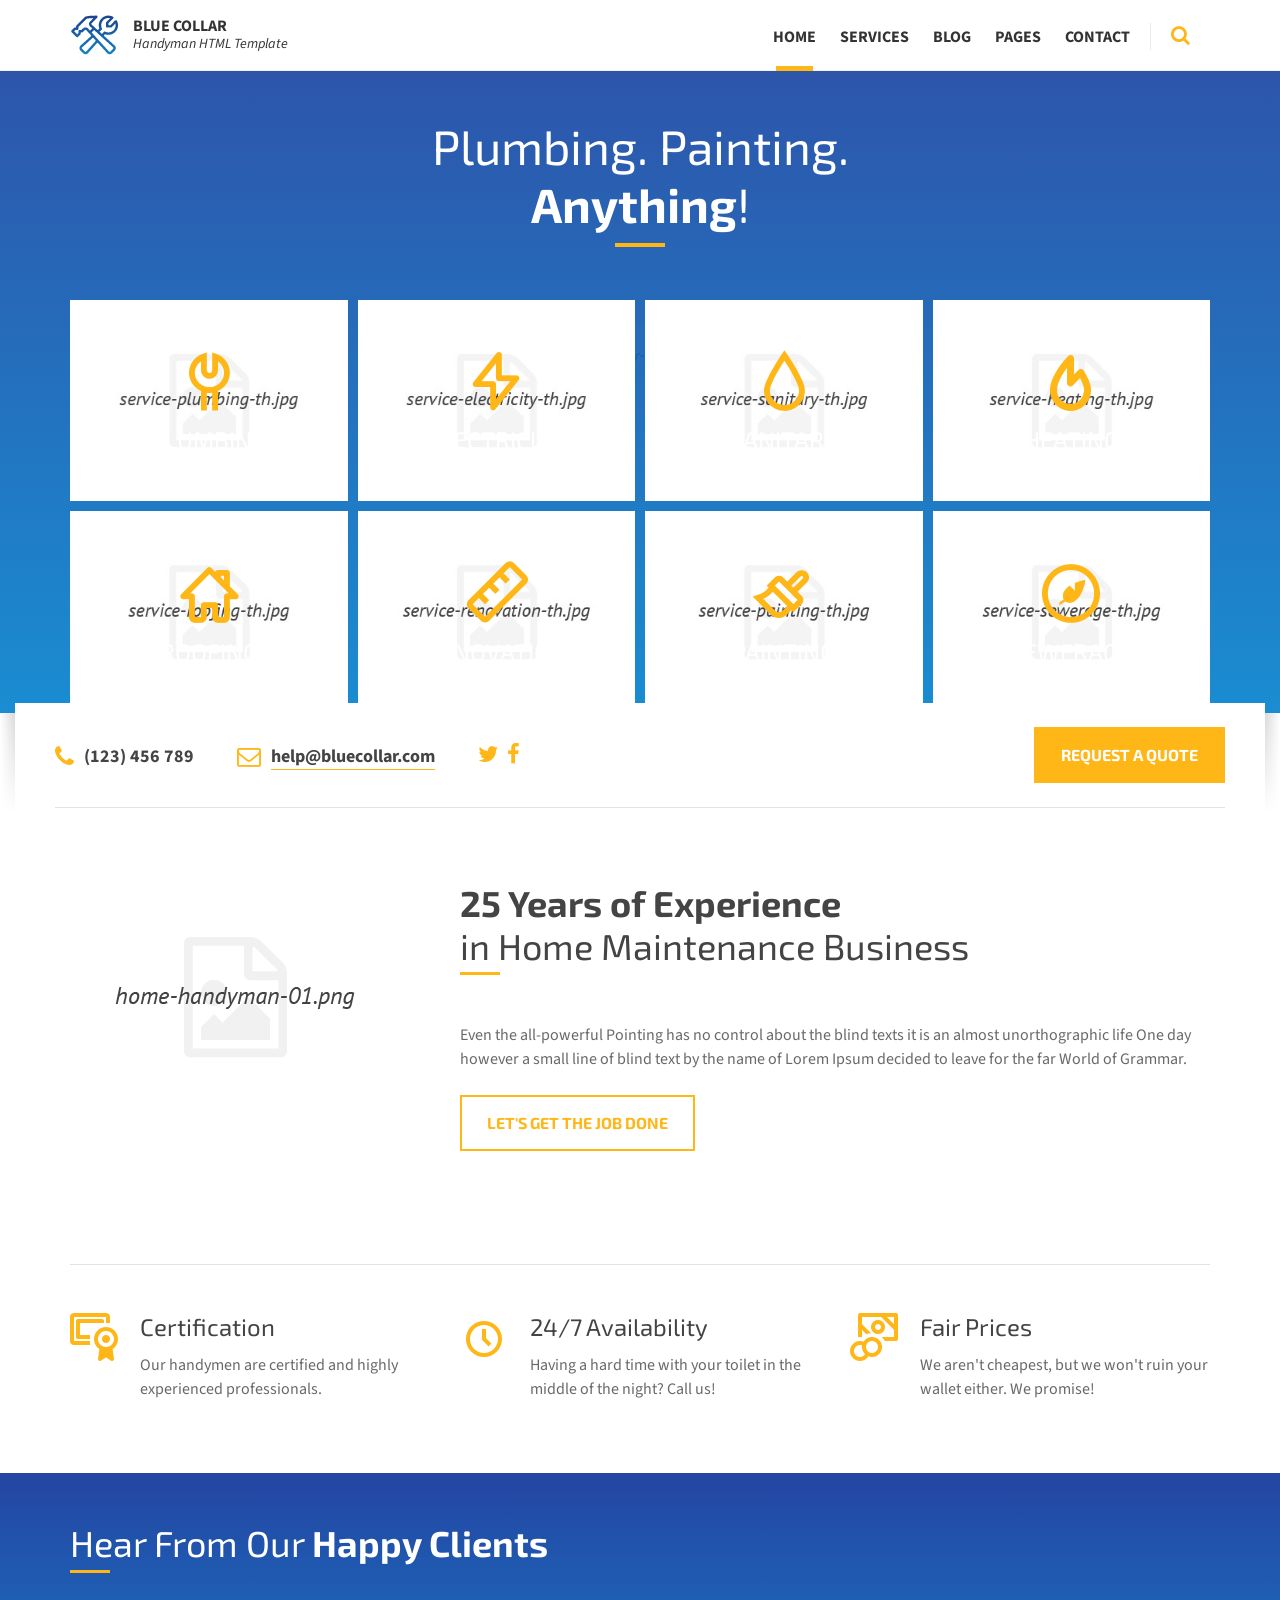
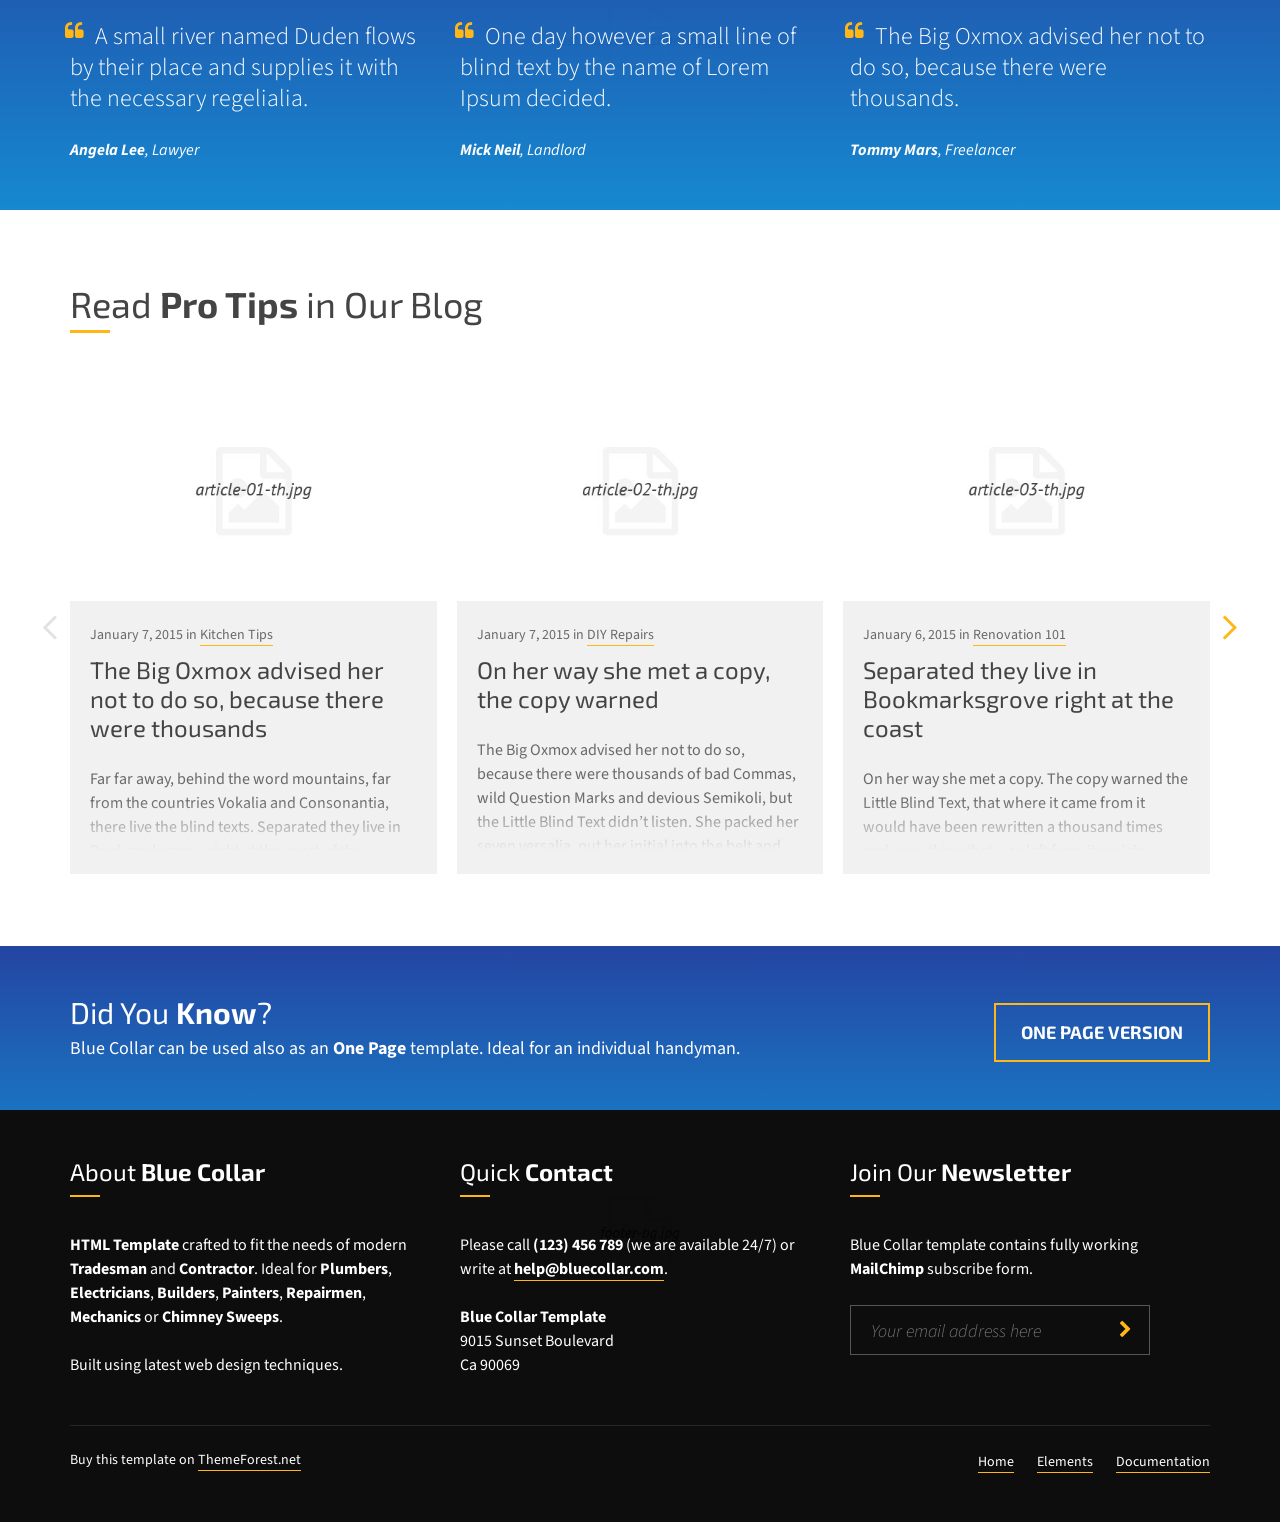
<file: Taskmaster/Taskmaster.Web/wwwroot/HTML/index.html>
﻿<!DOCTYPE html>
<html>
	<head>

		<meta http-equiv="content-type" content="text/html; charset=utf-8">
        <meta name="viewport" content="width=device-width, initial-scale=1.0">
        <title>Blue Collar - Handyman HTML Template</title>
        <link rel="shortcut icon" href="images/favicon.png">

		<!-- GOOGLE FONTS : begin -->
		<link href="http://fonts.googleapis.com/css?family=Source+Sans+Pro:300,400,700,300italic,400italic,700italic%7cExo+2:400,700&amp;subset=latin,latin-ext" rel="stylesheet" type="text/css">
		<!-- GOOGLE FONTS : end -->

        <!-- STYLESHEETS : begin -->
		<link rel="stylesheet" type="text/css" href="library/css/style.css">
        <link rel="stylesheet" type="text/css" href="library/css/skin/default.css">
		<link rel="stylesheet" type="text/css" href="library/css/custom.css">
		<!-- STYLESHEETS : end -->

        <!--[if lte IE 8]>
			<link rel="stylesheet" type="text/css" href="library/css/oldie.css">
			<script src="library/js/respond.min.js" type="text/javascript"></script>
        <![endif]-->
		<script src="library/js/modernizr.custom.min.js" type="text/javascript"></script>

	</head>
	<body class="m-fixed-header">

		<!-- WRAPPER : begin -->
		<div id="wrapper">

			<!-- HEADER : begin -->
			<header id="header">
				<div class="header-inner">
					<div class="container">

						<!-- HEADER BRANDING : begin -->
						<div class="header-branding">
							<div class="branding-inner">

								<!-- BRANDING LOGO : begin -->
								<div class="brading-logo">
									<a href="index.html"><img src="images/logo.png" data-hires="images/logo.2x.png" alt="Blue Collar"></a>
								</div>
								<!-- BRANDING LOGO : end -->

								<!-- BRANDING INFO : begin -->
								<div class="brading-info">
									<strong>Blue Collar</strong><br>
									<em>Handyman HTML Template</em>
								</div>
								<!-- BRANDING INFO : end -->

							</div>
						</div>
						<!-- HEADER BRANDING : end -->

						<!-- NAVIGATION TOGGLE : begin -->
						<button class="header-navigation-toggle" type="button"><i class="fa fa-bars"></i></button>
						<!-- NAVIGATION TOGGLE : end -->

						<!-- HEADER NAVIGATION : begin -->
						<div class="header-navigation">
							<div class="navigation-inner">

								<!-- HEADER MENU : begin -->
								<nav class="header-menu">
									<ul>
										<li class="m-active">
											<a href="index.html">Home</a>
											<ul>
												<li class="m-active"><a href="index.html">Company Home</a></li>
												<li><a href="home-2.html">One Page Home</a></li>
											</ul>
										</li>
										<li>
											<a href="service-list.html">Services</a>
											<ul>
												<li><a href="service-list.html">Service List</a></li>
												<li><a href="service-detail.html">Service Detail</a></li>
											</ul>
										</li>
										<li>
											<a href="blog-list-masonry.html">Blog</a>
											<ul>
												<li><a href="blog-list-masonry.html">Blog List Masonry</a></li>
												<li><a href="blog-list-classic.html">Blog List Classic</a></li>
												<li><a href="blog-detail.html">Blog Detail</a></li>
											</ul>
										</li>
										<li>
											<a href="typography.html">Pages</a>
											<ul>
												<li><a href="about.html">About Us</a></li>
												<li><a href="typography.html">Typography</a></li>
												<li><a href="elements.html">Elements</a>
												<li><a href="404.html">Error 404</a></li>
												<li><a href="search-results.html">Search Results</a></li>
											</ul>
										</li>
										<li><a href="contact.html">Contact</a></li>
									</ul>
								</nav>
								<!-- HEADER MENU : end -->

								<!-- HEADER SEARCH : begin -->
								<div class="header-search">
									<form action="search-results.html">
										<input class="search-input" type="text" placeholder="Search for...">
										<button class="search-submit" type="submit"><i class="fa fa-chevron-right"></i></button>
									</form>
									<button class="search-toggle" type="button"><i class="fa fa-search"></i></button>
								</div>
								<!-- HEADER SEARCH : end -->

							</div>
						</div>
						<!-- HEADER NAVIGATION : end -->

					</div>
				</div>
			</header>
			<!-- HEADER : end -->

			<!-- CORE : begin -->
			<div id="core">

				<!-- PAGE TITLE : begin -->
				<div id="page-title" class="m-parallax">

					<!-- PAGE TITLE TOP : begin -->
					<div class="page-title-top">
						<div class="page-title-top-inner">

							<!-- PAGE TITLE TEXT : begin -->
							<div class="page-title-text">
								<div class="container">
									<h1>Plumbing. Painting.<br><strong>Anything</strong>!</h1>
								</div>
							</div>
							<!-- PAGE TITLE TEXT : end -->

							<!-- PAGE TITLE SERVICES : begin -->
							<div class="page-title-services">
								<div class="container">

									<!-- SERVICE LIST : begin -->
									<ul class="c-service-list m-type-2 m-4-per-row">

										<!-- SERVICE : begin -->
										<li class="c-service m-type-2">
											<div class="service-inner">

												<div class="service-title" style="background-image: url( 'images/service-plumbing-th.jpg' );">
													<div><div><div>
														<span class="service-icon"><i class="im im-wrench"></i></span>
														<h3><a href="service-detail.html">Plumbing</a></h3>
													</div></div></div>
												</div>
												<div class="service-description">
													<div><div>
														<p>The Big Oxmox advised her not to do so, because.</p>
														<p><a href="service-detail.html" class="c-button m-size-small">More Info</a></p>
													</div></div>
												</div>

											</div>
										</li>
										<!-- SERVICE : end -->

										<!-- SERVICE : begin -->
										<li class="c-service m-type-2">
											<div class="service-inner">

												<div class="service-title" style="background-image: url( 'images/service-electricity-th.jpg' );">
													<div><div><div>
														<span class="service-icon"><i class="im im-lightning-bolt"></i></span>
														<h3><a href="service-detail.html">Electricity</a></h3>
													</div></div></div>
												</div>
												<div class="service-description">
													<div><div>
														<p>A small river named Duden flows by their place and supplies.</p>
														<p><a href="service-detail.html" class="c-button m-size-small">More Info</a></p>
													</div></div>
												</div>

											</div>
										</li>
										<!-- SERVICE : end -->

										<!-- SERVICE : begin -->
										<li class="c-service m-type-2">
											<div class="service-inner">

												<div class="service-title" style="background-image: url( 'images/service-sanitary-th.jpg' );">
													<div><div><div>
														<span class="service-icon"><i class="im im-droplet"></i></span>
														<h3><a href="service-detail.html">Sanitary</a></h3>
													</div></div></div>
												</div>
												<div class="service-description">
													<div><div>
														<p>But nothing the copy said could convince her and so it.</p>
														<p><a href="service-detail.html" class="c-button m-size-small">More Info</a></p>
													</div></div>
												</div>

											</div>
										</li>
										<!-- SERVICE : end -->

										<!-- SERVICE : begin -->
										<li class="c-service m-type-2">
											<div class="service-inner">

												<div class="service-title" style="background-image: url( 'images/service-heating-th.jpg' );">
													<div><div><div>
														<span class="service-icon"><i class="im im-fire"></i></span>
														<h3><a href="service-detail.html">Heating</a></h3>
													</div></div></div>
												</div>
												<div class="service-description">
													<div><div>
														<p>She packed her seven versalia, put her initial into the belt.</p>
														<p><a href="service-detail.html" class="c-button m-size-small">More Info</a></p>
													</div></div>
												</div>

											</div>
										</li>
										<!-- SERVICE : end -->

										<!-- SERVICE : begin -->
										<li class="c-service m-type-2">
											<div class="service-inner">

												<div class="service-title" style="background-image: url( 'images/service-roofing-th.jpg' );">
													<div><div><div>
														<span class="service-icon"><i class="im im-home"></i></span>
														<h3><a href="service-detail.html">Roofing</a></h3>
													</div></div></div>
												</div>
												<div class="service-description">
													<div><div>
														<p>When she reached the first hills of the Italic Mountains.</p>
														<p><a href="service-detail.html" class="c-button m-size-small">More Info</a></p>
													</div></div>
												</div>

											</div>
										</li>
										<!-- SERVICE : end -->

										<!-- SERVICE : begin -->
										<li class="c-service m-type-2">
											<div class="service-inner">

												<div class="service-title" style="background-image: url( 'images/service-renovation-th.jpg' );">
													<div><div><div>
														<span class="service-icon"><i class="im im-ruler"></i></span>
														<h3><a href="service-detail.html">Renovation</a></h3>
													</div></div></div>
												</div>
												<div class="service-description">
													<div><div>
														<p>Bookmarksgrove, the headline of Alphabet Village.</p>
														<p><a href="service-detail.html" class="c-button m-size-small">More Info</a></p>
													</div></div>
												</div>

											</div>
										</li>
										<!-- SERVICE : end -->

										<!-- SERVICE : begin -->
										<li class="c-service m-type-2">
											<div class="service-inner">

												<div class="service-title" style="background-image: url( 'images/service-painting-th.jpg' );">
													<div><div><div>
														<span class="service-icon"><i class="im im-paintbrush"></i></span>
														<h3><a href="service-detail.html">Painting</a></h3>
													</div></div></div>
												</div>
												<div class="service-description">
													<div><div>
														<p>Pityful a rethoric question ran over her cheek.</p>
														<p><a href="service-detail.html" class="c-button m-size-small">More Info</a></p>
													</div></div>
												</div>

											</div>
										</li>
										<!-- SERVICE : end -->

										<!-- SERVICE : begin -->
										<li class="c-service m-type-2">
											<div class="service-inner">

												<div class="service-title" style="background-image: url( 'images/service-sewerage-th.jpg' );">
													<div><div><div>
														<span class="service-icon"><i class="im im-loading"></i></span>
														<h3><a href="service-detail.html">Sewerage</a></h3>
													</div></div></div>
												</div>
												<div class="service-description">
													<div><div>
														<p>The copy warned the Little Blind Text, that where it came.</p>
														<p><a href="service-detail.html" class="c-button m-size-small">More Info</a></p>
													</div></div>
												</div>

											</div>
										</li>
										<!-- SERVICE : end -->

									</ul>
									<!-- SERVICE LIST : end -->

								</div>
							</div>
							<!-- PAGE TITLE SERVICES : end -->

						</div>
					</div>
					<!-- PAGE TITLE TOP : end -->

					<!-- PAGE TITLE BOTTOM : begin -->
					<div class="page-title-bottom">
						<div class="container">
							<div class="page-title-bottom-inner">
								<div class="page-title-bottom-inner2">

									<!-- PAGE TITLE BAR : begin -->
									<div class="page-title-bar">
										<div class="page-title-bar-inner">

											<ul class="page-title-bar-left">
												<li><i class="fa fa-phone"></i><strong>(123) 456 789</strong></li>
												<li><i class="fa fa-envelope-o"></i><strong><a href="#">help@bluecollar.com</a></strong></li>
												<li class="social">
													<ul>
														<li><a href="#"><i class="fa fa-twitter"></i></a></li>
														<li><a href="#"><i class="fa fa-facebook"></i></a></li>
													</ul>
												</li>
											</ul>

											<div class="page-title-bar-right">
												<a href="contact.html" class="c-button m-type-2 m-size-medium">Request a Quote</a>
											</div>

										</div>
									</div>
									<!-- PAGE TITLE BAR : end -->

								</div>
							</div>
						</div>
					</div>
					<!-- PAGE TITLE BOTTOM : end -->

				</div>
				<!-- PAGE TITLE : end -->

				<!-- PAGE CONTENT : begin -->
				<div id="page-content">

					<!-- INTRO SECTION : begin -->
					<section class="c-section">
						<div class="section-inner">
							<div class="container">

								<div class="row">
									<div class="col-md-4">

										<p class="hidden-sm hidden-xs"><img src="images/home-handyman-01.png" class="margin-top-negative-70" alt=""></p>

									</div>
									<div class="col-md-8">

										<hr class="c-divider m-transparent m-size-medium hidden-xs hidden-sm hidden-md">
										<h2><strong>25 Years of Experience</strong><br>in Home Maintenance Business</h2>
										<p>Even the all-powerful Pointing has no control about the blind texts it is an almost unorthographic life One day however a small line of blind text by the name of Lorem Ipsum decided to leave for the far World of Grammar.</p>
										<p><a href="contact.html" class="c-button m-size-medium">Let's Get The Job Done</a></p>

									</div>
								</div>

							</div>
						</div>
					</section>
					<!-- INTRO SECTION : end -->

					<!-- FEATURES SECTION : begin -->
					<section class="c-section">
						<div class="section-inner">
							<div class="container">

								<hr class="c-divider m-size-medium">

								<div class="row">
									<div class="col-md-4">

										<!-- FEATURE : begin -->
										<div class="c-feature">
											<i class="feature-icon im im-license"></i>
											<h3 class="feature-title">Certification</h3>
											<div class="feature-text">
												<p>Our handymen are certified and highly experienced professionals.</p>
											</div>
										</div>
										<!-- FEATURE : end -->

										<hr class="c-divider m-transparent hidden-lg hidden-md">

									</div>
									<div class="col-md-4">

										<!-- FEATURE : begin -->
										<div class="c-feature">
											<i class="feature-icon im im-clock2"></i>
											<h3 class="feature-title">24/7 Availability</h3>
											<div class="feature-text">
												<p>Having a hard time with your toilet in the middle of the night? Call us!</p>
											</div>
										</div>
										<!-- FEATURE : end -->

										<hr class="c-divider m-transparent hidden-lg hidden-md">

									</div>
									<div class="col-md-4">

										<!-- FEATURE : begin -->
										<div class="c-feature">
											<i class="feature-icon im im-cash"></i>
											<h3 class="feature-title">Fair Prices</h3>
											<div class="feature-text">
												<p>We aren't cheapest, but we won't ruin your wallet either. We promise!</p>
											</div>
										</div>
										<!-- FEATURE : end -->

									</div>
								</div>

							</div>
						</div>
					</section>
					<!-- FEATURES SECTION : end -->

					<!-- TESTIMONIALS SECTION : begin -->
					<section class="c-parallax-section m-dynamic m-has-overlay" style="background-image: url( 'images/testimonials-section-bg.jpg' );">
						<div class="section-inner">
							<div class="container">

								<h2>Hear From Our <strong>Happy Clients</strong></h2>
								<div class="row">
									<div class="col-md-4">

										<!-- TESTIMONIAL : begin -->
										<div class="c-testimonial">
											<blockquote>
												<p>A small river named Duden flows by their place and supplies it with the necessary regelialia.</p>
												<footer><cite><strong>Angela Lee</strong>, Lawyer</cite></footer>
											</blockquote>
										</div>
										<!-- TESTIMONIAL : end -->

										<hr class="c-divider hidden-lg hidden-md">

									</div>
									<div class="col-md-4">

										<!-- TESTIMONIAL : begin -->
										<div class="c-testimonial">
											<blockquote>
												<p>One day however a small line of blind text by the name of Lorem Ipsum decided.</p>
												<footer><cite><strong>Mick Neil</strong>, Landlord</cite></footer>
											</blockquote>
										</div>
										<!-- TESTIMONIAL : end -->

										<hr class="c-divider hidden-lg hidden-md">

									</div>
									<div class="col-md-4">

										<!-- TESTIMONIAL : begin -->
										<div class="c-testimonial">
											<blockquote>
												<p>The Big Oxmox advised her not to do so, because there were thousands.</p>
												<footer><cite><strong>Tommy Mars</strong>, Freelancer</cite></footer>
											</blockquote>
										</div>
										<!-- TESTIMONIAL : end -->

									</div>
								</div>

							</div>
						</div>
					</section>
					<!-- TESTIMONIALS SECTION : end -->

					<!-- ARTICLES SECTION : begin -->
					<section class="c-section">
						<div class="section-inner">
							<div class="container">

								<h2>Read <strong>Pro Tips</strong> in Our Blog</h2>

								<!-- CAROUSEL : begin -->
								<div class="c-carousel" data-autoplay="0" data-loop="false"
									data-items-show="3" data-items-under-1199="3" data-items-under-991="2" data-items-under-767="2" data-items-under-480="1">
									<div class="c-carousel-items">

										<!-- ARTICLE LIST: begin -->
										<div class="c-article-list">

											<!-- ARTICLE : begin -->
											<article class="c-article m-cropped">
												<div class="article-inner">
													<div class="article-image">
														<a href="blog-detail.html"><img src="images/article-01-th.jpg" alt=""></a>
													</div>
													<div class="article-content">
														<div class="content-inner">
															<p class="article-date">January 7, 2015 in <a href="#">Kitchen Tips</a></p>
															<h2 class="article-title"><a href="blog-detail.html">The Big Oxmox advised her not to do so, because there were thousands</a></h2>
															<p>Far far away, behind the word mountains, far from the countries Vokalia and Consonantia, there live the blind texts. Separated they live in Bookmarksgrove right at the coast of the Semantics, a large language ocean. A small river named Duden flows by their place and supplies it with the necessary regelialia.</p>
														</div>
													</div>
												</div>
											</article>
											<!-- ARTICLE : end -->

											<!-- ARTICLE : begin -->
											<article class="c-article m-cropped">
												<div class="article-inner">
													<div class="article-image">
														<a href="blog-detail.html"><img src="images/article-02-th.jpg" alt=""></a>
													</div>
													<div class="article-content">
														<div class="content-inner">
															<p class="article-date">January 7, 2015 in <a href="#">DIY Repairs</a></p>
															<h2 class="article-title"><a href="blog-detail.html">On her way she met a copy, the copy warned</a></h2>
															<p>The Big Oxmox advised her not to do so, because there were thousands of bad Commas, wild Question Marks and devious Semikoli, but the Little Blind Text didn’t listen. She packed her seven versalia, put her initial into the belt and made herself on the way. When she reached the first hills of the Italic Mountains, she had a last view back on the skyline of her hometown Bookmarksgrove.</p>
														</div>
													</div>
												</div>
											</article>
											<!-- ARTICLE : end -->

											<!-- ARTICLE : begin -->
											<article class="c-article m-cropped">
												<div class="article-inner">
													<div class="article-image">
														<a href="blog-detail.html"><img src="images/article-03-th.jpg" alt=""></a>
													</div>
													<div class="article-content">
														<div class="content-inner">
															<p class="article-date">January 6, 2015 in <a href="#">Renovation 101</a></p>
															<h2 class="article-title"><a href="blog-detail.html">Separated they live in Bookmarksgrove right at the coast</a></h2>
															<p>On her way she met a copy. The copy warned the Little Blind Text, that where it came from it would have been rewritten a thousand times and everything that was left from its origin would be the word "and" and the Little Blind Text should turn around and return to its own, safe country.</p>
														</div>
													</div>
												</div>
											</article>
											<!-- ARTICLE : end -->

											<!-- ARTICLE : begin -->
											<article class="c-article m-cropped">
												<div class="article-inner">
													<div class="article-image">
														<a href="blog-detail.html"><img src="images/article-04-th.jpg" alt=""></a>
													</div>
													<div class="article-content">
														<div class="content-inner">
															<p class="article-date">January 6, 2015 in <a href="#">Roofing 101</a></p>
															<h2 class="article-title"><a href="blog-detail.html">On her way she met a copy. The copy warned the Little Blind Text</a></h2>
															<p>Separated they live in Bookmarksgrove right at the coast of the Semantics, a large language ocean. A small river named Duden flows by their place and supplies it with the necessary regelialia. It is a paradisematic country, in which roasted parts of sentences fly into your mouth. Even the all-powerful Pointing has no control about the blind texts it is an almost unorthographic life One day however a small line of blind text by the name of Lorem Ipsum decided to leave for the far World of Grammar.</p>
														</div>
													</div>
												</div>
											</article>
											<!-- ARTICLE : end -->

											<!-- ARTICLE : begin -->
											<article class="c-article m-cropped">
												<div class="article-inner">
													<div class="article-image">
														<a href="blog-detail.html"><img src="images/article-05-th.jpg" alt=""></a>
													</div>
													<div class="article-content">
														<div class="content-inner">
															<p class="article-date">January 5, 2015 in <a href="#">Plumbing 101</a></p>
															<h2 class="article-title"><a href="blog-detail.html">Pityful a rethoric question ran over</a></h2>
															<p>She packed her seven versalia, put her initial into the belt and made herself on the way. When she reached the first hills of the Italic Mountains, she had a last view back on the skyline of her hometown Bookmarksgrove, the headline of Alphabet Village and the subline of her own road, the Line Lane.</p>
														</div>
													</div>
												</div>
											</article>
											<!-- ARTICLE : end -->

											<!-- ARTICLE : begin -->
											<article class="c-article m-cropped">
												<div class="article-inner">
													<div class="article-image">
														<a href="blog-detail.html"><img src="images/article-06-th.jpg" alt=""></a>
													</div>
													<div class="article-content">
														<div class="content-inner">
															<p class="article-date">January 5, 2015 in <a href="#">Electricity 101</a></p>
															<h2 class="article-title"><a href="blog-detail.html">But nothing the copy said could convince her and so it didn’t take long</a></h2>
															<p>A small river named Duden flows by their place and supplies it with the necessary regelialia. It is a paradisematic country, in which roasted parts of sentences fly into your mouth. Even the all-powerful Pointing has no control about the blind texts it is an almost unorthographic life One day however a small line of blind text by the name of Lorem Ipsum decided to leave for the far World of Grammar.</p>
														</div>
													</div>
												</div>
											</article>
											<!-- ARTICLE : end -->

										</div>
										<!-- ARTICLE LIST : end -->

									</div>
								</div>
								<!-- CAROUSEL : end -->

							</div>
						</div>
					</section>
					<!-- ARTICLES SECTION : end -->

				</div>
				<!-- PAGE CONTENT : end -->

			</div>
			<!-- CORE : end -->

			<!-- FOOTER : begin -->
			<div id="footer" class="m-parallax">

				<!-- FOOTER TOP : begin -->
				<div class="footer-top">
					<div class="footer-top-inner">
						<div class="container">

							<!-- CTA MESSAGE : begin -->
							<div class="c-cta-message m-has-button">
								<div class="cta-inner">
									<h2>Did You <strong>Know</strong>?</h2>
									<p>Blue Collar can be used also as an <strong>One Page</strong> template. Ideal for an individual handyman.</p>
									<p class="cta-button"><a href="home-2.html" class="c-button m-size-medium">One Page Version</a></p>
								</div>
							</div>
							<!-- CTA MESSAGE : end -->

						</div>
					</div>
				</div>
				<!-- FOOTER TOP : end -->

				<!-- FOOTER INNER : begin -->
				<div class="footer-inner">
					<div class="container">

						<!-- BOTTOM PANEL : begin -->
						<div id="bottom-panel">
							<div class="row">
								<div class="col-md-4">

									<!-- TEXT WIDGET : begin -->
									<div class="widget text-widget">
										<div class="widget-inner">
											<h3 class="widget-title">About <strong>Blue Collar</strong></h3>
											<div class="widget-content">

												<p><strong>HTML Template</strong>
												crafted to fit the needs of modern <strong>Tradesman</strong> and <strong>Contractor</strong>.
												Ideal for <strong>Plumbers</strong>, <strong>Electricians</strong>, <strong>Builders</strong>,
												<strong>Painters</strong>, <strong>Repairmen</strong>, <strong>Mechanics</strong> or <strong>Chimney Sweeps</strong>.</p>
												<p>Built using latest web design techniques.</p>

											</div>
										</div>
									</div>
									<!-- TEXT WIDGET : end -->

									<hr class="c-divider hidden-lg hidden-md">

								</div>
								<div class="col-md-4">

									<!-- TEXT WIDGET (CONTACT) : begin -->
									<div class="widget text-widget">
										<div class="widget-inner">
											<h3 class="widget-title">Quick <strong>Contact</strong></h3>
											<div class="widget-content">

												<p>Please call <strong>(123) 456 789</strong> (we are available 24/7) or write at <strong><a href="#">help@bluecollar.com</a></strong>.</p>
												<p><strong>Blue Collar Template</strong><br>
												9015 Sunset Boulevard<br>
												Ca 90069</p>

											</div>
										</div>
									</div>
									<!-- TEXT WIDGET (CONTACT) : end -->

									<hr class="c-divider hidden-lg hidden-md">

								</div>
								<div class="col-md-4">

									<!-- SUBSCRIBE WIDGET : begin -->
									<div class="widget subscribe-widget">
										<div class="widget-inner">
											<h3 class="widget-title">Join Our <strong>Newsletter</strong></h3>
											<div class="widget-content">

												<p>Blue Collar template contains fully working <strong>MailChimp</strong> subscribe form.</p>

												<form class="subscribe-widget-form" action="http://lsvr.us14.list-manage.com/subscribe/post-json?u=8291218baaf54ddfd7dbc6016&id=f3e5d696dc&c=?" method="get">

													<!-- VALIDATION ERROR MESSAGE : begin -->
													<p style="display: none;" class="c-alert-message m-warning m-validation-error"><i class="ico fa fa-exclamation-circle"></i>Email address is required.</p>
													<!-- VALIDATION ERROR MESSAGE : end -->

													<!-- SENDING REQUEST ERROR MESSAGE : begin -->
													<p style="display: none;" class="c-alert-message m-warning m-request-error"><i class="ico fa fa-exclamation-circle"></i>There was a connection problem. Try again later.</p>
													<!-- SENDING REQUEST ERROR MESSAGE : end -->

													<!-- SUCCESS MESSAGE : begin -->
													<p style="display: none;" class="c-alert-message m-success"><i class="ico fa fa-check-circle"></i><strong>Sent successfully.</strong></p>
													<!-- SUCCESS MESSAGE : end -->

													<div class="input-box">
														<input class="email-input m-required m-email" name="EMAIL" type="text" placeholder="Your email address here" title="Your email address here">
														<button class="submit-btn" type="submit" title="Subscribe"><i class="fa fa-chevron-right"></i></button>
													</div>

												</form>

											</div>
										</div>
									</div>
									<!-- SUBSCRIBE WIDGET : end -->

								</div>
							</div>
						</div>
						<!-- BOTTOM PANEL : end -->

						<div class="row">
							<div class="col-md-6 col-md-push-6">

								<!-- FOOTER MENU : begin -->
								<nav class="footer-menu">
									<ul>
										<li><a href="index.html">Home</a></li>
										<li><a href="elements.html">Elements</a></li>
										<li><a href="http://demos.lsvr.sk/bluecollar.html/documentation/">Documentation</a></li>
									</ul>
								</nav>
								<!-- FOOTER MENU : end -->

							</div>
							<div class="col-md-6 col-md-pull-6">

								<!-- FOOTER TEXT : begin -->
								<div class="footer-text">
									<p>Buy this template on <a href="http://themeforest.net/user/LSVRthemes/portfolio?ref=LSVRthemes">ThemeForest.net</a></p>
								</div>
								<!-- FOOTER TEXT : end -->

							</div>
						</div>

					</div>
				</div>
				<!-- FOOTER INNER : end -->

			</div>
			<!-- FOOTER : end -->

		</div>
		<!-- WRAPPER : END -->

		<!-- SCRIPTS : begin -->
		<script src="library/js/jquery-1.9.1.min.js" type="text/javascript"></script>
		<script src="library/js/third-party.js" type="text/javascript"></script>
		<script src="library/js/library.js" type="text/javascript"></script>
		<script src="library/js/scripts.js" type="text/javascript"></script>
		<!-- SCRIPTS : end -->

	</body>
</html>
</file>
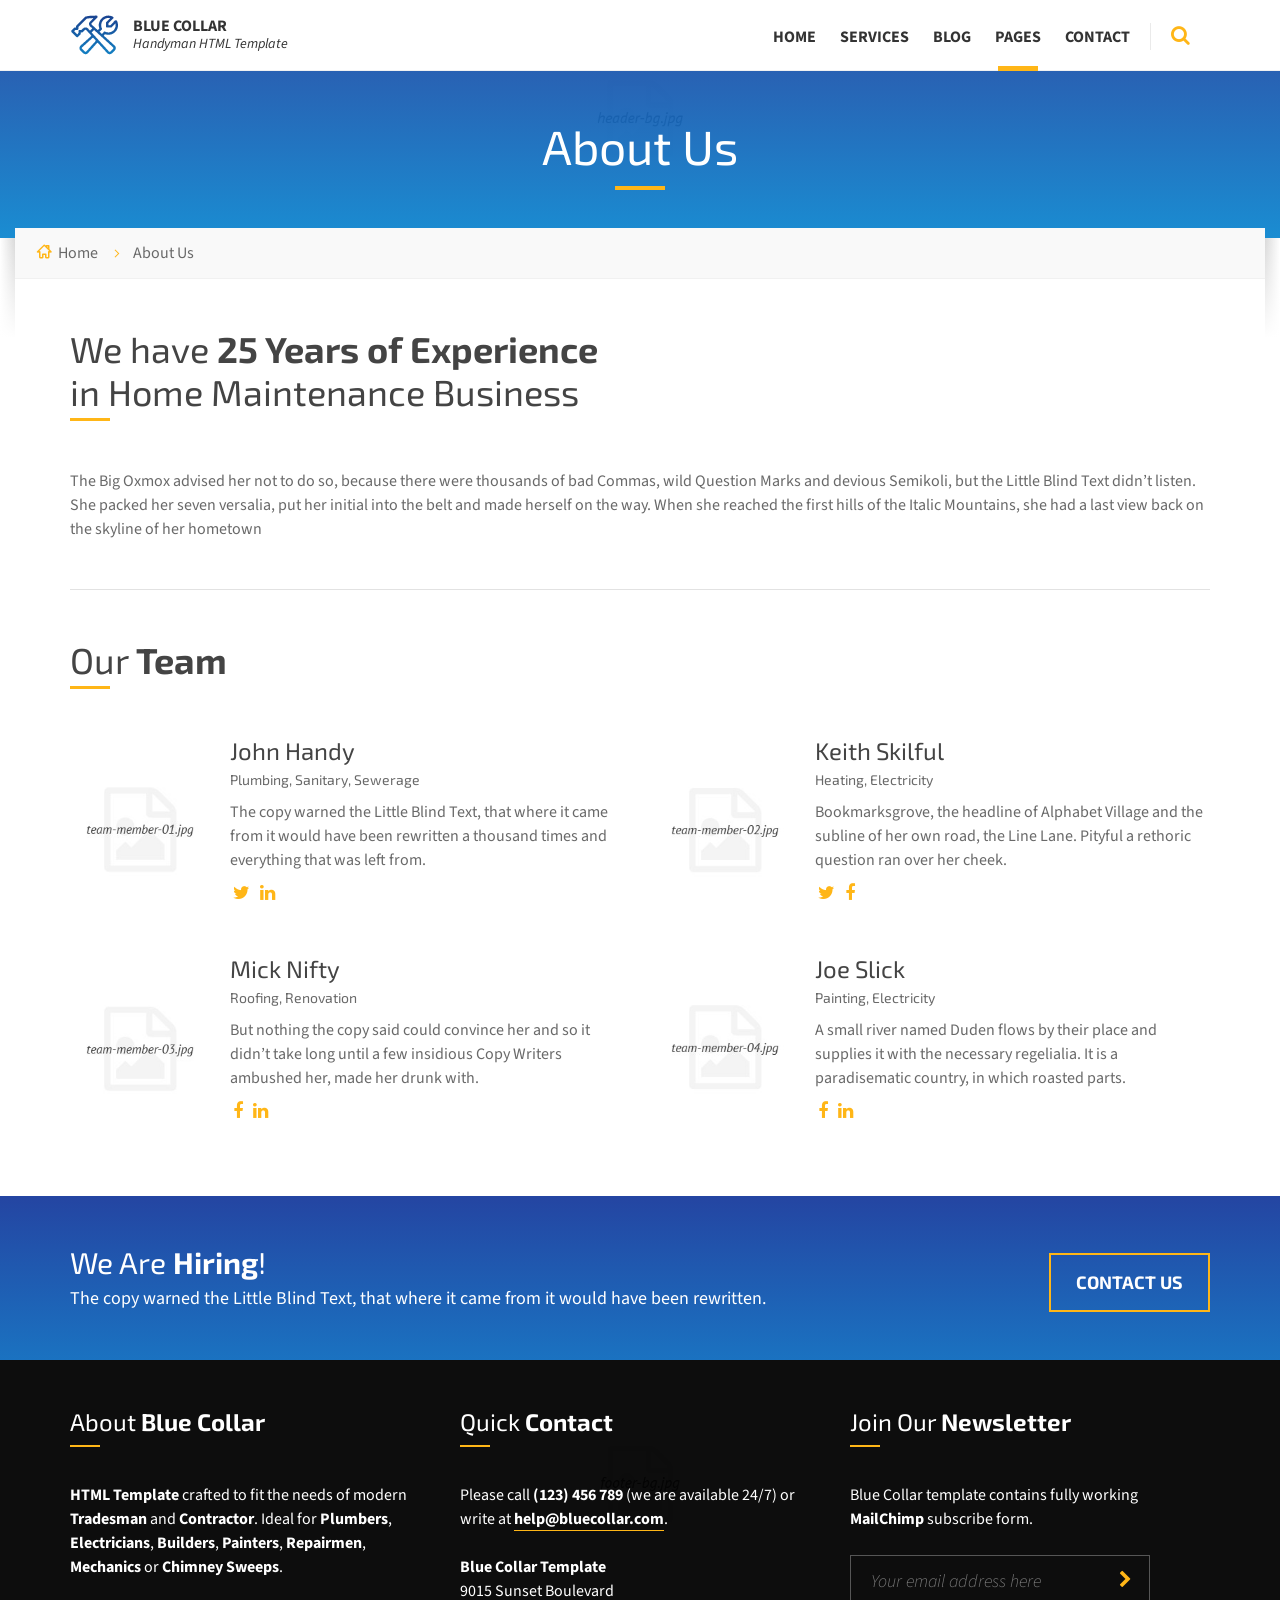
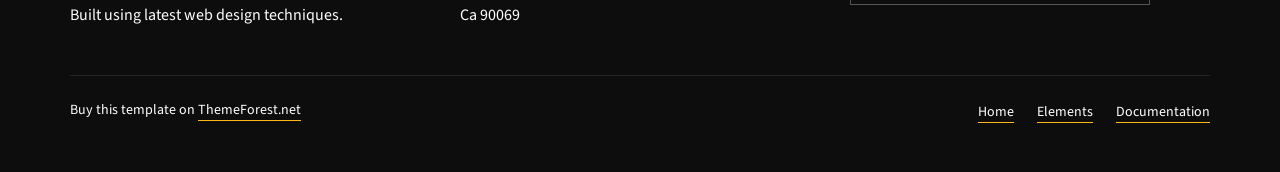
<file: Taskmaster/Taskmaster.Web/wwwroot/HTML/about.html>
﻿<!DOCTYPE html>
<html>
	<head>

		<meta http-equiv="content-type" content="text/html; charset=utf-8">
        <meta name="viewport" content="width=device-width, initial-scale=1.0">
        <title>Blue Collar - Handyman HTML Template</title>
        <link rel="shortcut icon" href="images/favicon.png">

		<!-- GOOGLE FONTS : begin -->
		<link href="http://fonts.googleapis.com/css?family=Source+Sans+Pro:300,400,700,300italic,400italic,700italic%7cExo+2:400,700&amp;subset=latin,latin-ext" rel="stylesheet" type="text/css">
		<!-- GOOGLE FONTS : end -->

        <!-- STYLESHEETS : begin -->
		<link rel="stylesheet" type="text/css" href="library/css/style.css">
        <link rel="stylesheet" type="text/css" href="library/css/skin/default.css">
		<link rel="stylesheet" type="text/css" href="library/css/custom.css">
		<!-- STYLESHEETS : end -->

        <!--[if lte IE 8]>
			<link rel="stylesheet" type="text/css" href="library/css/oldie.css">
			<script src="library/js/respond.min.js" type="text/javascript"></script>
        <![endif]-->
		<script src="library/js/modernizr.custom.min.js" type="text/javascript"></script>

	</head>
	<body class="m-fixed-header">

		<!-- WRAPPER : begin -->
		<div id="wrapper">

			<!-- HEADER : begin -->
			<header id="header">
				<div class="header-inner">
					<div class="container">

						<!-- HEADER BRANDING : begin -->
						<div class="header-branding">
							<div class="branding-inner">

								<!-- BRANDING LOGO : begin -->
								<div class="brading-logo">
									<a href="index.html"><img src="images/logo.png" data-hires="images/logo.2x.png" alt="Blue Collar"></a>
								</div>
								<!-- BRANDING LOGO : end -->

								<!-- BRANDING INFO : begin -->
								<div class="brading-info">
									<strong>Blue Collar</strong><br>
									<em>Handyman HTML Template</em>
								</div>
								<!-- BRANDING INFO : end -->

							</div>
						</div>
						<!-- HEADER BRANDING : end -->

						<!-- NAVIGATION TOGGLE : begin -->
						<button class="header-navigation-toggle" type="button"><i class="fa fa-bars"></i></button>
						<!-- NAVIGATION TOGGLE : end -->

						<!-- HEADER NAVIGATION : begin -->
						<div class="header-navigation">
							<div class="navigation-inner">

								<!-- HEADER MENU : begin -->
								<nav class="header-menu">
									<ul>
										<li>
											<a href="index.html">Home</a>
											<ul>
												<li><a href="index.html">Company Home</a></li>
												<li><a href="home-2.html">One Page Home</a></li>
											</ul>
										</li>
										<li>
											<a href="service-list.html">Services</a>
											<ul>
												<li><a href="service-list.html">Service List</a></li>
												<li><a href="service-detail.html">Service Detail</a></li>
											</ul>
										</li>
										<li>
											<a href="blog-list-masonry.html">Blog</a>
											<ul>
												<li><a href="blog-list-masonry.html">Blog List Masonry</a></li>
												<li><a href="blog-list-classic.html">Blog List Classic</a></li>
												<li><a href="blog-detail.html">Blog Detail</a></li>
											</ul>
										</li>
										<li class="m-active">
											<a href="typography.html">Pages</a>
											<ul>
												<li class="m-active"><a href="about.html">About Us</a></li>
												<li><a href="typography.html">Typography</a></li>
												<li><a href="elements.html">Elements</a>
												<li><a href="404.html">Error 404</a></li>
												<li><a href="search-results.html">Search Results</a></li>
											</ul>
										</li>
										<li><a href="contact.html">Contact</a></li>
									</ul>
								</nav>
								<!-- HEADER MENU : end -->

								<!-- HEADER SEARCH : begin -->
								<div class="header-search">
									<form action="search-results.html">
										<input class="search-input" type="text" placeholder="Search for...">
										<button class="search-submit" type="submit"><i class="fa fa-chevron-right"></i></button>
									</form>
									<button class="search-toggle" type="button"><i class="fa fa-search"></i></button>
								</div>
								<!-- HEADER SEARCH : end -->

							</div>
						</div>
						<!-- HEADER NAVIGATION : end -->

					</div>
				</div>
			</header>
			<!-- HEADER : end -->

			<!-- CORE : begin -->
			<div id="core">

				<!-- PAGE TITLE : begin -->
				<div id="page-title" class="m-parallax">

					<!-- PAGE TITLE TOP : begin -->
					<div class="page-title-top">
						<div class="page-title-top-inner">

							<!-- PAGE TITLE TEXT : begin -->
							<div class="page-title-text">
								<div class="container">
									<h1>About Us</h1>
								</div>
							</div>
							<!-- PAGE TITLE TEXT : end -->

						</div>
					</div>
					<!-- PAGE TITLE TOP : end -->

					<!-- PAGE TITLE BOTTOM : begin -->
					<div class="page-title-bottom">
						<div class="container">
							<div class="page-title-bottom-inner">
								<div class="page-title-bottom-inner2">

									<!-- PAGE TITLE BREADCRUMBS : begin -->
									<div class="page-title-breadcrumbs">
										<ul>
											<li><a href="index.html">Home</a></li>
											<li>About Us</li>
										</ul>
									</div>
									<!-- PAGE TITLE BREADCRUMBS : end -->

								</div>
							</div>
						</div>
					</div>
					<!-- PAGE TITLE BOTTOM : end -->

				</div>
				<!-- PAGE TITLE : end -->

				<div class="container">

					<!-- PAGE CONTENT : begin -->
					<div id="page-content">

						<h2>We have <strong>25 Years of Experience</strong><br>in Home Maintenance Business</h2>
						<p>The Big Oxmox advised her not to do so, because there were thousands of bad Commas, wild Question Marks and devious Semikoli, but the Little Blind Text didn’t listen. She packed her seven versalia, put her initial into the belt and made herself on the way. When she reached the first hills of the Italic Mountains, she had a last view back on the skyline of her hometown </p>

						<hr class="c-divider m-size-medium">

						<h2>Our <strong>Team</strong></h2>

						<div class="row">
							<div class="col-md-6">

								<!-- TEAM MEMBER : begin -->
								<div class="c-team-member m-has-portrait">
									<div class="member-portrait">
										<img src="images/team-member-01.jpg" alt="">
									</div>
									<h3 class="member-name">John Handy</h3>
									<h4 class="member-role">Plumbing, Sanitary, Sewerage</h4>
									<div class="member-description">
										<p>The copy warned the Little Blind Text, that where it came from it would have been rewritten a thousand times and everything that was left from.</p>
									</div>
									<ul class="member-social">
										<li><a href="#" title="Twitter"><i class="fa fa-twitter"></i></a></li>
										<li><a href="#" title="LinkedIn"><i class="fa fa-linkedin"></i></a></li>
									</ul>
								</div>
								<!-- TEAM MEMBER : end -->

								<hr class="c-divider m-transparent hidden-md hidden-lg">

							</div>
							<div class="col-md-6">

								<!-- TEAM MEMBER : begin -->
								<div class="c-team-member m-has-portrait">
									<div class="member-portrait">
										<img src="images/team-member-02.jpg" alt="">
									</div>
									<h3 class="member-name">Keith Skilful</h3>
									<h4 class="member-role">Heating, Electricity</h4>
									<div class="member-description">
										<p>Bookmarksgrove, the headline of Alphabet Village and the subline of her own road, the Line Lane. Pityful a rethoric question ran over her cheek.</p>
									</div>
									<ul class="member-social">
										<li><a href="#" title="Twitter"><i class="fa fa-twitter"></i></a></li>
										<li><a href="#" title="Facebook"><i class="fa fa-facebook"></i></a></li>
									</ul>
								</div>
								<!-- TEAM MEMBER : end -->

								<hr class="c-divider m-transparent hidden-md hidden-lg">

							</div>
						</div>

						<hr class="c-divider m-size-small m-transparent">

						<div class="row">
							<div class="col-md-6">

								<!-- TEAM MEMBER : begin -->
								<div class="c-team-member m-has-portrait">
									<div class="member-portrait">
										<img src="images/team-member-03.jpg" alt="">
									</div>
									<h3 class="member-name">Mick Nifty</h3>
									<h4 class="member-role">Roofing, Renovation</h4>
									<div class="member-description">
										<p>But nothing the copy said could convince her and so it didn’t take long until a few insidious Copy Writers ambushed her, made her drunk with.</p>
									</div>
									<ul class="member-social">
										<li><a href="#" title="Facebook"><i class="fa fa-facebook"></i></a></li>
										<li><a href="#" title="LinkedIn"><i class="fa fa-linkedin"></i></a></li>
									</ul>
								</div>
								<!-- TEAM MEMBER : end -->

								<hr class="c-divider m-transparent hidden-md hidden-lg">

							</div>
							<div class="col-md-6">

								<!-- TEAM MEMBER : begin -->
								<div class="c-team-member m-has-portrait">
									<div class="member-portrait">
										<img src="images/team-member-04.jpg" alt="">
									</div>
									<h3 class="member-name">Joe Slick</h3>
									<h4 class="member-role">Painting, Electricity</h4>
									<div class="member-description">
										<p>A small river named Duden flows by their place and supplies it with the necessary regelialia. It is a paradisematic country, in which roasted parts.</p>
									</div>
									<ul class="member-social">
										<li><a href="#" title="Facebook"><i class="fa fa-facebook"></i></a></li>
										<li><a href="#" title="LinkedIn"><i class="fa fa-linkedin"></i></a></li>
									</ul>
								</div>
								<!-- TEAM MEMBER : end -->

							</div>
						</div>

					</div>
					<!-- PAGE CONTENT : end -->

				</div>

			</div>
			<!-- CORE : end -->

			<!-- FOOTER : begin -->
			<div id="footer" class="m-parallax">

				<!-- FOOTER TOP : begin -->
				<div class="footer-top">
					<div class="footer-top-inner">
						<div class="container">

							<!-- CTA MESSAGE : begin -->
							<div class="c-cta-message m-has-button">
								<div class="cta-inner">
									<h2>We Are <strong>Hiring</strong>!</h2>
									<p>The copy warned the Little Blind Text, that where it came from it would have been rewritten.</p>
									<p class="cta-button"><a href="contact.html" class="c-button m-size-medium">Contact Us</a></p>
								</div>
							</div>
							<!-- CTA MESSAGE : end -->

						</div>
					</div>
				</div>
				<!-- FOOTER TOP : end -->

				<!-- FOOTER INNER : begin -->
				<div class="footer-inner">
					<div class="container">

						<!-- BOTTOM PANEL : begin -->
						<div id="bottom-panel">
							<div class="row">
								<div class="col-md-4">

									<!-- TEXT WIDGET : begin -->
									<div class="widget text-widget">
										<div class="widget-inner">
											<h3 class="widget-title">About <strong>Blue Collar</strong></h3>
											<div class="widget-content">

												<p><strong>HTML Template</strong>
												crafted to fit the needs of modern <strong>Tradesman</strong> and <strong>Contractor</strong>.
												Ideal for <strong>Plumbers</strong>, <strong>Electricians</strong>, <strong>Builders</strong>,
												<strong>Painters</strong>, <strong>Repairmen</strong>, <strong>Mechanics</strong> or <strong>Chimney Sweeps</strong>.</p>
												<p>Built using latest web design techniques.</p>

											</div>
										</div>
									</div>
									<!-- TEXT WIDGET : end -->

									<hr class="c-divider hidden-lg hidden-md">

								</div>
								<div class="col-md-4">

									<!-- TEXT WIDGET (CONTACT) : begin -->
									<div class="widget text-widget">
										<div class="widget-inner">
											<h3 class="widget-title">Quick <strong>Contact</strong></h3>
											<div class="widget-content">

												<p>Please call <strong>(123) 456 789</strong> (we are available 24/7) or write at <strong><a href="#">help@bluecollar.com</a></strong>.</p>
												<p><strong>Blue Collar Template</strong><br>
												9015 Sunset Boulevard<br>
												Ca 90069</p>

											</div>
										</div>
									</div>
									<!-- TEXT WIDGET (CONTACT) : end -->

									<hr class="c-divider hidden-lg hidden-md">

								</div>
								<div class="col-md-4">

									<!-- SUBSCRIBE WIDGET : begin -->
									<div class="widget subscribe-widget">
										<div class="widget-inner">
											<h3 class="widget-title">Join Our <strong>Newsletter</strong></h3>
											<div class="widget-content">

												<p>Blue Collar template contains fully working <strong>MailChimp</strong> subscribe form.</p>

												<form class="subscribe-widget-form" action="http://lsvr.us14.list-manage.com/subscribe/post-json?u=8291218baaf54ddfd7dbc6016&id=f3e5d696dc&c=?" method="get">

													<!-- VALIDATION ERROR MESSAGE : begin -->
													<p style="display: none;" class="c-alert-message m-warning m-validation-error"><i class="ico fa fa-exclamation-circle"></i>Email address is required.</p>
													<!-- VALIDATION ERROR MESSAGE : end -->

													<!-- SENDING REQUEST ERROR MESSAGE : begin -->
													<p style="display: none;" class="c-alert-message m-warning m-request-error"><i class="ico fa fa-exclamation-circle"></i>There was a connection problem. Try again later.</p>
													<!-- SENDING REQUEST ERROR MESSAGE : end -->

													<!-- SUCCESS MESSAGE : begin -->
													<p style="display: none;" class="c-alert-message m-success"><i class="ico fa fa-check-circle"></i><strong>Sent successfully.</strong></p>
													<!-- SUCCESS MESSAGE : end -->

													<div class="input-box">
														<input class="email-input m-required m-email" name="EMAIL" type="text" placeholder="Your email address here" title="Your email address here">
														<button class="submit-btn" type="submit" title="Subscribe"><i class="fa fa-chevron-right"></i></button>
													</div>

												</form>

											</div>
										</div>
									</div>
									<!-- SUBSCRIBE WIDGET : end -->

								</div>
							</div>
						</div>
						<!-- BOTTOM PANEL : end -->

						<div class="row">
							<div class="col-md-6 col-md-push-6">

								<!-- FOOTER MENU : begin -->
								<nav class="footer-menu">
									<ul>
										<li><a href="index.html">Home</a></li>
										<li><a href="elements.html">Elements</a></li>
										<li><a href="http://demos.lsvr.sk/bluecollar.html/documentation/">Documentation</a></li>
									</ul>
								</nav>
								<!-- FOOTER MENU : end -->

							</div>
							<div class="col-md-6 col-md-pull-6">

								<!-- FOOTER TEXT : begin -->
								<div class="footer-text">
									<p>Buy this template on <a href="http://themeforest.net/user/LSVRthemes/portfolio?ref=LSVRthemes">ThemeForest.net</a></p>
								</div>
								<!-- FOOTER TEXT : end -->

							</div>
						</div>

					</div>
				</div>
				<!-- FOOTER INNER : end -->

			</div>
			<!-- FOOTER : end -->

		</div>
		<!-- WRAPPER : END -->

		<!-- SCRIPTS : begin -->
		<script src="library/js/jquery-1.9.1.min.js" type="text/javascript"></script>
		<script src="library/js/third-party.js" type="text/javascript"></script>
		<script src="library/js/library.js" type="text/javascript"></script>
		<script src="library/js/scripts.js" type="text/javascript"></script>
		<!-- SCRIPTS : end -->

	</body>
</html>
</file>
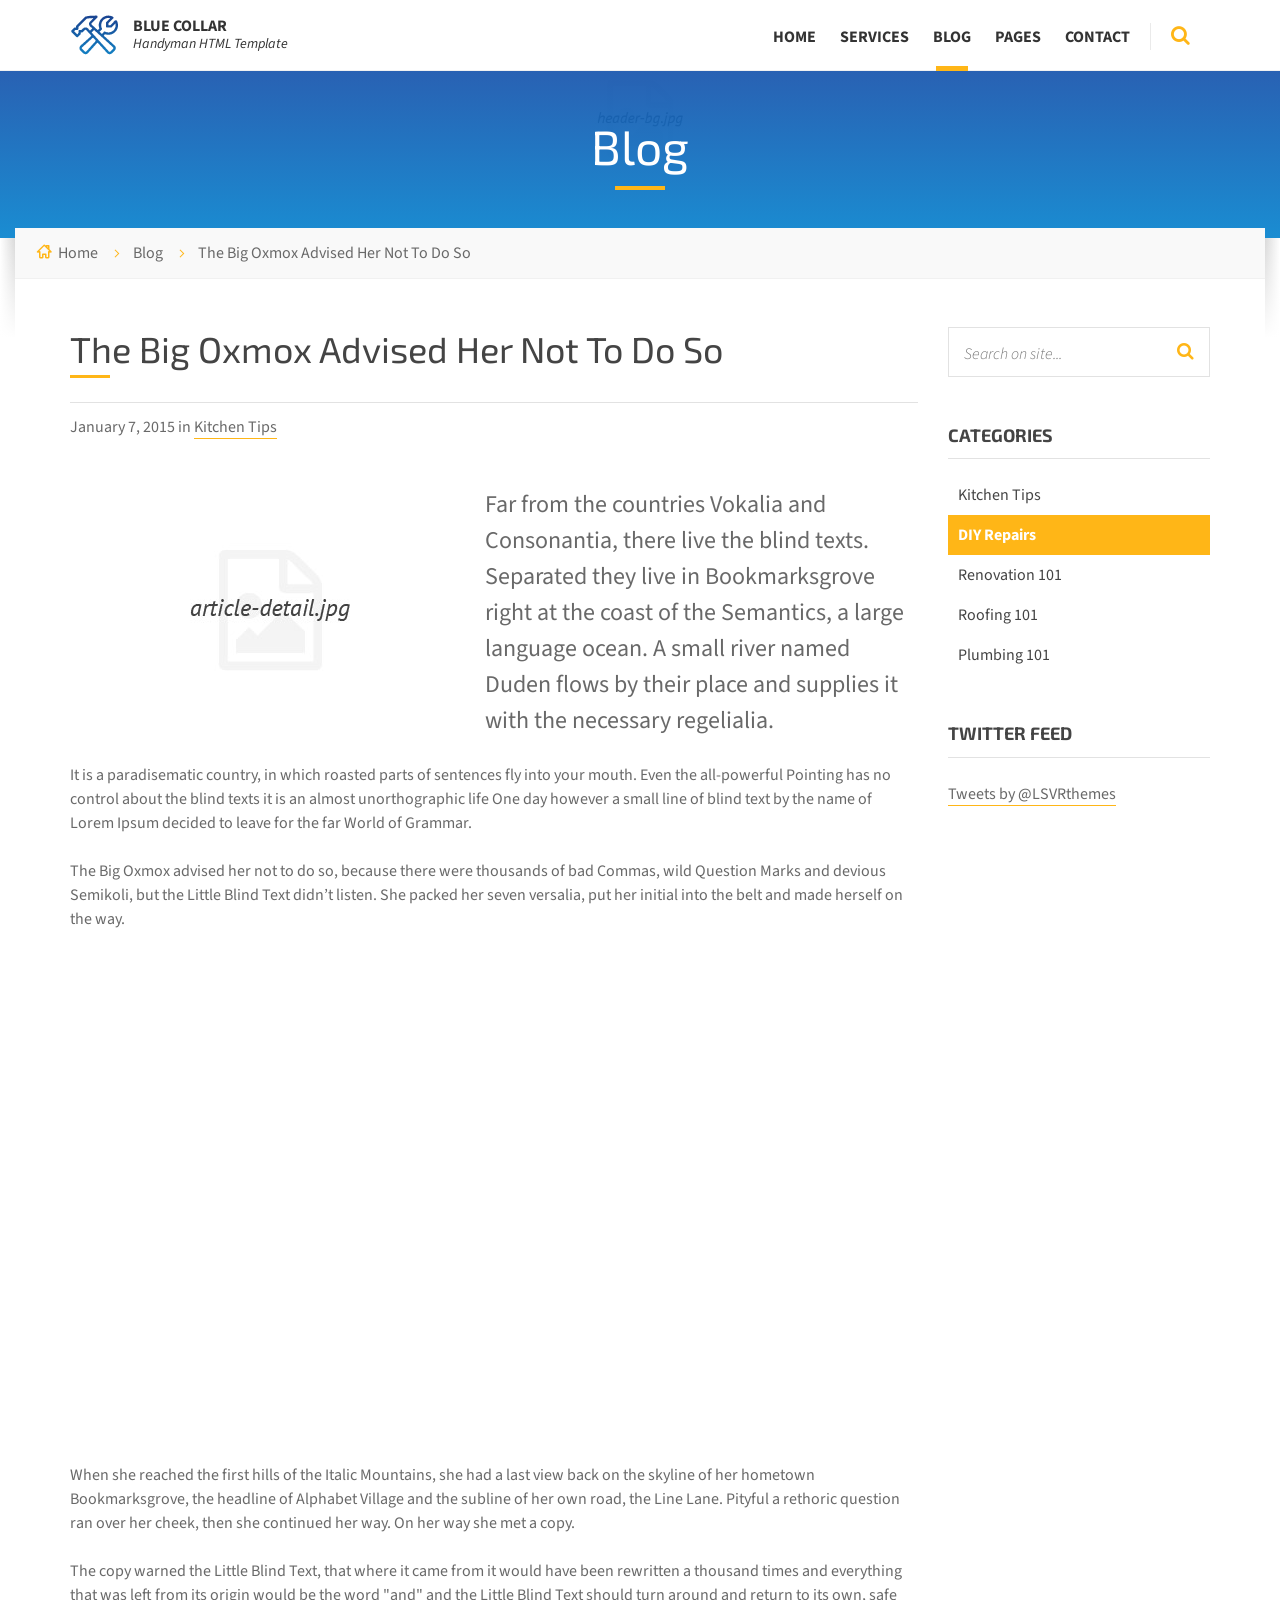
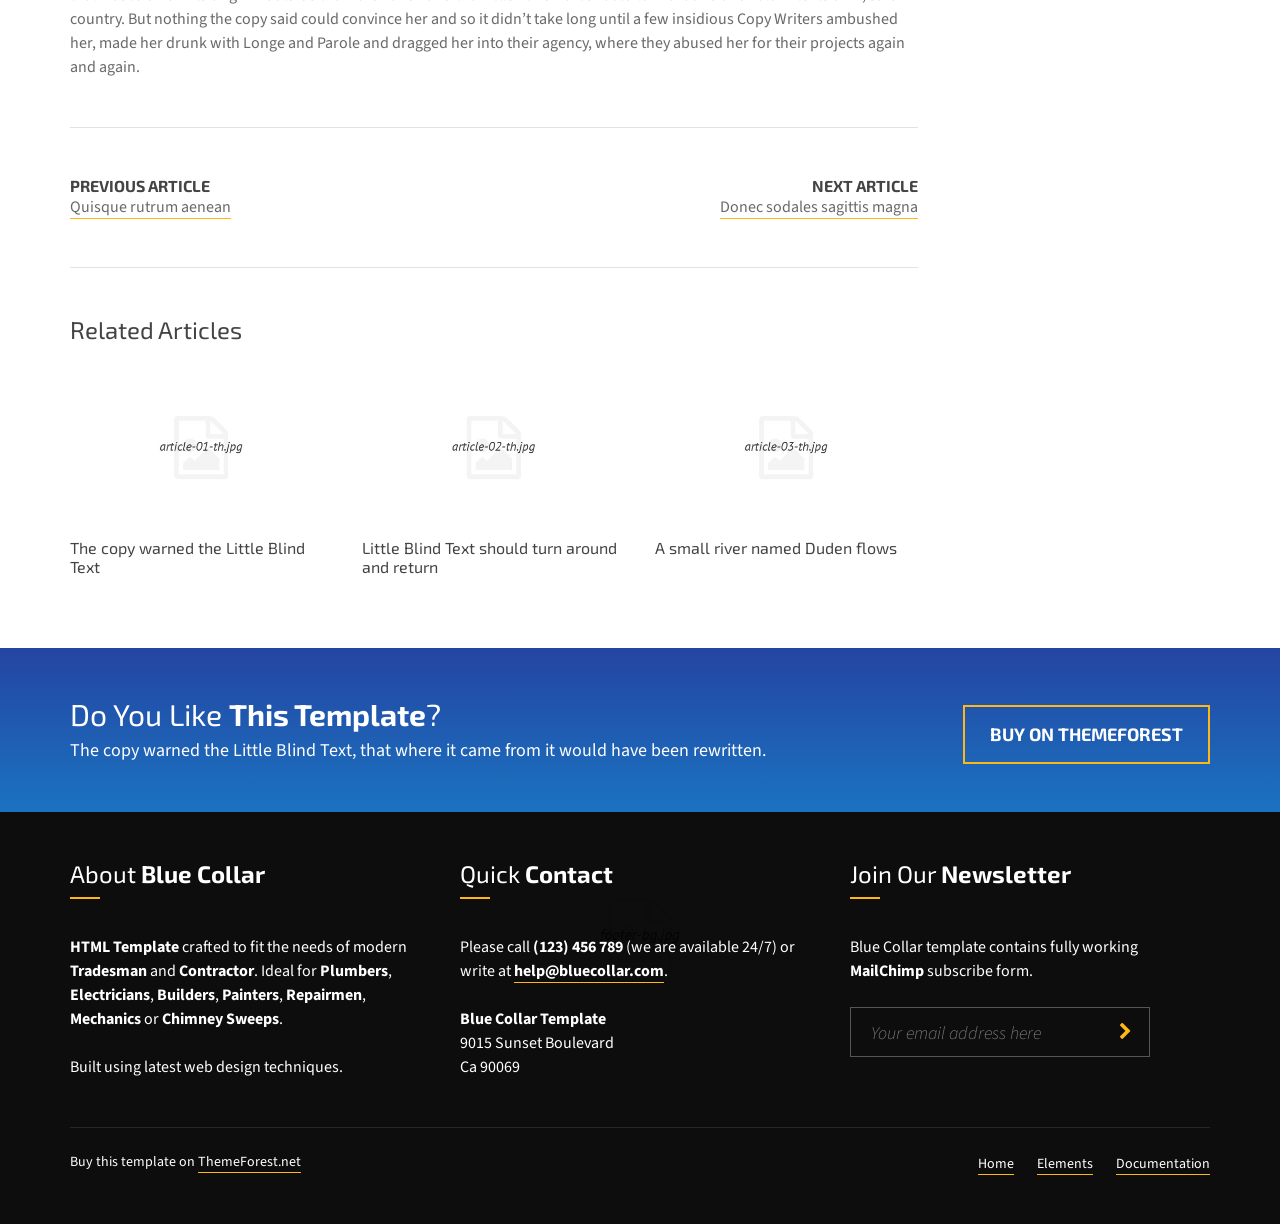
<file: Taskmaster/Taskmaster.Web/wwwroot/HTML/blog-detail.html>
﻿<!DOCTYPE html>
<html>
	<head>

		<meta http-equiv="content-type" content="text/html; charset=utf-8">
        <meta name="viewport" content="width=device-width, initial-scale=1.0">
        <title>Blue Collar - Handyman HTML Template</title>
        <link rel="shortcut icon" href="images/favicon.png">

		<!-- GOOGLE FONTS : begin -->
		<link href="http://fonts.googleapis.com/css?family=Source+Sans+Pro:300,400,700,300italic,400italic,700italic%7cExo+2:400,700&amp;subset=latin,latin-ext" rel="stylesheet" type="text/css">
		<!-- GOOGLE FONTS : end -->

        <!-- STYLESHEETS : begin -->
		<link rel="stylesheet" type="text/css" href="library/css/style.css">
        <link rel="stylesheet" type="text/css" href="library/css/skin/default.css">
		<link rel="stylesheet" type="text/css" href="library/css/custom.css">
		<!-- STYLESHEETS : end -->

        <!--[if lte IE 8]>
			<link rel="stylesheet" type="text/css" href="library/css/oldie.css">
			<script src="library/js/respond.min.js" type="text/javascript"></script>
        <![endif]-->
		<script src="library/js/modernizr.custom.min.js" type="text/javascript"></script>

	</head>
	<body class="m-fixed-header">

		<!-- WRAPPER : begin -->
		<div id="wrapper">

			<!-- HEADER : begin -->
			<header id="header">
				<div class="header-inner">
					<div class="container">

						<!-- HEADER BRANDING : begin -->
						<div class="header-branding">
							<div class="branding-inner">

								<!-- BRANDING LOGO : begin -->
								<div class="brading-logo">
									<a href="index.html"><img src="images/logo.png" data-hires="images/logo.2x.png" alt="Blue Collar"></a>
								</div>
								<!-- BRANDING LOGO : end -->

								<!-- BRANDING INFO : begin -->
								<div class="brading-info">
									<strong>Blue Collar</strong><br>
									<em>Handyman HTML Template</em>
								</div>
								<!-- BRANDING INFO : end -->

							</div>
						</div>
						<!-- HEADER BRANDING : end -->

						<!-- NAVIGATION TOGGLE : begin -->
						<button class="header-navigation-toggle" type="button"><i class="fa fa-bars"></i></button>
						<!-- NAVIGATION TOGGLE : end -->

						<!-- HEADER NAVIGATION : begin -->
						<div class="header-navigation">
							<div class="navigation-inner">

								<!-- HEADER MENU : begin -->
								<nav class="header-menu">
									<ul>
										<li>
											<a href="index.html">Home</a>
											<ul>
												<li><a href="index.html">Company Home</a></li>
												<li><a href="home-2.html">One Page Home</a></li>
											</ul>
										</li>
										<li>
											<a href="service-list.html">Services</a>
											<ul>
												<li><a href="service-list.html">Service List</a></li>
												<li><a href="service-detail.html">Service Detail</a></li>
											</ul>
										</li>
										<li class="m-active">
											<a href="blog-list-masonry.html">Blog</a>
											<ul>
												<li><a href="blog-list-masonry.html">Blog List Masonry</a></li>
												<li><a href="blog-list-classic.html">Blog List Classic</a></li>
												<li class="m-active"><a href="blog-detail.html">Blog Detail</a></li>
											</ul>
										</li>
										<li>
											<a href="typography.html">Pages</a>
											<ul>
												<li><a href="about.html">About Us</a></li>
												<li><a href="typography.html">Typography</a></li>
												<li><a href="elements.html">Elements</a>
												<li><a href="404.html">Error 404</a></li>
												<li><a href="search-results.html">Search Results</a></li>
											</ul>
										</li>
										<li><a href="contact.html">Contact</a></li>
									</ul>
								</nav>
								<!-- HEADER MENU : end -->

								<!-- HEADER SEARCH : begin -->
								<div class="header-search">
									<form action="search-results.html">
										<input class="search-input" type="text" placeholder="Search for...">
										<button class="search-submit" type="submit"><i class="fa fa-chevron-right"></i></button>
									</form>
									<button class="search-toggle" type="button"><i class="fa fa-search"></i></button>
								</div>
								<!-- HEADER SEARCH : end -->

							</div>
						</div>
						<!-- HEADER NAVIGATION : end -->

					</div>
				</div>
			</header>
			<!-- HEADER : end -->

			<!-- CORE : begin -->
			<div id="core">

				<!-- PAGE TITLE : begin -->
				<div id="page-title" class="m-parallax">

					<!-- PAGE TITLE TOP : begin -->
					<div class="page-title-top">
						<div class="page-title-top-inner">

							<!-- PAGE TITLE TEXT : begin -->
							<div class="page-title-text">
								<div class="container">
									<h1>Blog</h1>
								</div>
							</div>
							<!-- PAGE TITLE TEXT : end -->

						</div>
					</div>
					<!-- PAGE TITLE TOP : end -->

					<!-- PAGE TITLE BOTTOM : begin -->
					<div class="page-title-bottom">
						<div class="container">
							<div class="page-title-bottom-inner">
								<div class="page-title-bottom-inner2">

									<!-- PAGE TITLE BREADCRUMBS : begin -->
									<div class="page-title-breadcrumbs">
										<ul>
											<li><a href="index.html">Home</a></li>
											<li><a href="blog-list-masonry.html">Blog</a></li>
											<li>The Big Oxmox Advised Her Not To Do So</li>
										</ul>
									</div>
									<!-- PAGE TITLE BREADCRUMBS : end -->

								</div>
							</div>
						</div>
					</div>
					<!-- PAGE TITLE BOTTOM : end -->

				</div>
				<!-- PAGE TITLE : end -->

				<div class="container">
					<div class="row">
						<div class="col-md-9">

							<!-- PAGE CONTENT : begin -->
							<div id="page-content">

								<!-- BLOG DETAIL PAGE : begin -->
								<div class="blog-detail-page">

									<!-- ARTICLE : begin -->
									<article class="article-body">
										<div class="article-inner">

											<!-- ARTICLE HEADER : begin -->
											<header class="article-header">
												<h2 class="article-title">The Big Oxmox Advised Her Not To Do So</h2>
												<p class="article-date">January 7, 2015 in <a href="#">Kitchen Tips</a></p>
											</header>
											<!-- ARTICLE HEADER : end -->

											<!-- ARTICLE IMAGE : begin -->
											<p class="article-image">
												<img src="images/article-detail.jpg" class="alignleft" alt="">
											</p>
											<!-- ARTICLE IMAGE : end -->

											<!-- ARTICLE CONTENT : begin -->
											<div class="article-content">
												<p class="lead">Far from the countries Vokalia and Consonantia, there live the blind texts. Separated they live in Bookmarksgrove right at the coast of the Semantics, a large language ocean. A small river named Duden flows by their place and supplies it with the necessary regelialia.</p>
												<p>It is a paradisematic country, in which roasted parts of sentences fly into your mouth. Even the all-powerful Pointing has no control about the blind texts it is an almost unorthographic life One day however a small line of blind text by the name of Lorem Ipsum decided to leave for the far World of Grammar.</p>
												<p>The Big Oxmox advised her not to do so, because there were thousands of bad Commas, wild Question Marks and devious Semikoli, but the Little Blind Text didn’t listen. She packed her seven versalia, put her initial into the belt and made herself on the way.</p>
												<p class="embed-media"><iframe width="560" height="315" src="//www.youtube.com/embed/Y6AqqI-N1RA"></iframe></p>
												<p>When she reached the first hills of the Italic Mountains, she had a last view back on the skyline of her hometown Bookmarksgrove, the headline of Alphabet Village and the subline of her own road, the Line Lane. Pityful a rethoric question ran over her cheek, then she continued her way. On her way she met a copy.</p>
												<p>The copy warned the Little Blind Text, that where it came from it would have been rewritten a thousand times and everything that was left from its origin would be the word "and" and the Little Blind Text should turn around and return to its own, safe country. But nothing the copy said could convince her and so it didn’t take long until a few insidious Copy Writers ambushed her, made her drunk with Longe and Parole and dragged her into their agency, where they abused her for their projects again and again.</p>
											</div>
											<!-- ARTICLE CONTENT : end -->

										</div>
									</article>
									<!-- ARTICLE : end -->

									<hr class="c-divider m-size-medium">

									<!-- ARTICLE NAVIGATION : begin -->
									<ul class="article-navigation">
										<li class="prev">
											<h5>Previous article</h5>
											<a href="#">Quisque rutrum aenean</a>
										</li>
										<li class="next">
											<h5>Next article</h5>
											<a href="#">Donec sodales sagittis magna</a>
										</li>
									</ul>
									<!-- ARTICLE NAVIGATION : end -->

									<hr class="c-divider m-size-medium">

									<!-- ARTICLE RELATED : begin -->
									<div class="article-related">

										<h3>Related Articles</h3>
										<div class="row">
											<div class="col-sm-4">

												<!-- ARTICLE : begin -->
												<article class="c-article">
													<div class="article-image"><a href="#"><img src="images/article-01-th.jpg" alt=""></a></div>
													<h4 class="article-title"><a href="#">The copy warned the Little Blind Text</a></h4>
												</article>
												<!-- ARTICLE : end -->

											</div>
											<div class="col-sm-4">

												<!-- ARTICLE : begin -->
												<article class="c-article">
													<div class="article-image"><a href="#"><img src="images/article-02-th.jpg" alt=""></a></div>
													<h4 class="article-title"><a href="#">Little Blind Text should turn around and return</a></h4>
												</article>
												<!-- ARTICLE : end -->

											</div>
											<div class="col-sm-4">

												<!-- ARTICLE : begin -->
												<article class="c-article">
													<div class="article-image"><a href="#"><img src="images/article-03-th.jpg" alt=""></a></div>
													<h4 class="article-title"><a href="#">A small river named Duden flows</a></h4>
												</article>
												<!-- ARTICLE : end -->

											</div>
										</div>

									</div>
									<!-- ARTICLE RELATED : end -->

								</div>
								<!-- BLOG DETAIL PAGE : end -->

							</div>
							<!-- PAGE CONTENT : end -->

						</div>
						<div class="col-md-3">

							<hr class="c-divider m-size-large m-type-2 hidden-lg hidden-md">

							<!-- SIDEBAR : sidebar -->
							<div id="sidebar">
								<div class="sidebar-widget-list">

									<!-- SEARCH WIDGET : begin -->
									<div class="widget search-widget">
										<div class="widget-inner">
											<div class="widget-content">

												<form class="c-search-form" action="search-results.html">
													<div class="form-fields">
														<input type="text" placeholder="Search on site...">
														<button type="submit"><i class="fa fa-search"></i></button>
													</div>
												</form>

											</div>
										</div>
									</div>
									<!-- SEARCH WIDGET : end -->

									<!-- CATEGORIES WIDGET : begin -->
									<div class="widget links-widget">
										<div class="widget-inner">
											<h3 class="widget-title">Categories</h3>
											<ul>
												<li><a href="#">Kitchen Tips</a></li>
												<li class="m-active"><a href="#">DIY Repairs</a></li>
												<li><a href="#">Renovation 101</a></li>
												<li><a href="#">Roofing 101</a></li>
												<li><a href="#">Plumbing 101</a></li>
											</ul>
										</div>
									</div>
									<!-- CATEGORIES WIDGET : end -->

									<!-- TWITTER WIDGET : begin -->
									<div class="widget twitter-widget">
										<div class="widget-inner">
											<h3 class="widget-title">Twitter Feed</h3>
											<div class="widget-content">

												<!-- create your own Twitter widget at https://twitter.com/settings/widgets (you have to be logged in to your Twitter account) -->
												<a class="twitter-timeline" href="https://twitter.com/LSVRthemes" data-widget-id="552135621662474240">Tweets by @LSVRthemes</a>
												<script>!function(d,s,id){var js,fjs=d.getElementsByTagName(s)[0],p=/^http:/.test(d.location)?'http':'https';if(!d.getElementById(id)){js=d.createElement(s);js.id=id;js.src=p+"://platform.twitter.com/widgets.js";fjs.parentNode.insertBefore(js,fjs);}}(document,"script","twitter-wjs");</script>

											</div>
										</div>
									</div>
									<!-- TWITTER WIDGET : end -->

								</div>
							</div>
							<!-- SIDEBAR : end -->

						</div>
					</div>
				</div>

			</div>
			<!-- CORE : end -->

			<!-- FOOTER : begin -->
			<div id="footer" class="m-parallax">

				<!-- FOOTER TOP : begin -->
				<div class="footer-top">
					<div class="footer-top-inner">
						<div class="container">

							<!-- CTA MESSAGE : begin -->
							<div class="c-cta-message m-has-button">
								<div class="cta-inner">
									<h2>Do You Like <strong>This Template</strong>?</h2>
									<p>The copy warned the Little Blind Text, that where it came from it would have been rewritten.</p>
									<p class="cta-button"><a href="http://themeforest.net/user/LSVRthemes/portfolio?ref=LSVRthemes" class="c-button m-size-medium">Buy On ThemeForest</a></p>
								</div>
							</div>
							<!-- CTA MESSAGE : end -->

						</div>
					</div>
				</div>
				<!-- FOOTER TOP : end -->

				<!-- FOOTER INNER : begin -->
				<div class="footer-inner">
					<div class="container">

						<!-- BOTTOM PANEL : begin -->
						<div id="bottom-panel">
							<div class="row">
								<div class="col-md-4">

									<!-- TEXT WIDGET : begin -->
									<div class="widget text-widget">
										<div class="widget-inner">
											<h3 class="widget-title">About <strong>Blue Collar</strong></h3>
											<div class="widget-content">

												<p><strong>HTML Template</strong>
												crafted to fit the needs of modern <strong>Tradesman</strong> and <strong>Contractor</strong>.
												Ideal for <strong>Plumbers</strong>, <strong>Electricians</strong>, <strong>Builders</strong>,
												<strong>Painters</strong>, <strong>Repairmen</strong>, <strong>Mechanics</strong> or <strong>Chimney Sweeps</strong>.</p>
												<p>Built using latest web design techniques.</p>

											</div>
										</div>
									</div>
									<!-- TEXT WIDGET : end -->

									<hr class="c-divider hidden-lg hidden-md">

								</div>
								<div class="col-md-4">

									<!-- TEXT WIDGET (CONTACT) : begin -->
									<div class="widget text-widget">
										<div class="widget-inner">
											<h3 class="widget-title">Quick <strong>Contact</strong></h3>
											<div class="widget-content">

												<p>Please call <strong>(123) 456 789</strong> (we are available 24/7) or write at <strong><a href="#">help@bluecollar.com</a></strong>.</p>
												<p><strong>Blue Collar Template</strong><br>
												9015 Sunset Boulevard<br>
												Ca 90069</p>

											</div>
										</div>
									</div>
									<!-- TEXT WIDGET (CONTACT) : end -->

									<hr class="c-divider hidden-lg hidden-md">

								</div>
								<div class="col-md-4">

									<!-- SUBSCRIBE WIDGET : begin -->
									<div class="widget subscribe-widget">
										<div class="widget-inner">
											<h3 class="widget-title">Join Our <strong>Newsletter</strong></h3>
											<div class="widget-content">

												<p>Blue Collar template contains fully working <strong>MailChimp</strong> subscribe form.</p>

												<form class="subscribe-widget-form" action="http://lsvr.us14.list-manage.com/subscribe/post-json?u=8291218baaf54ddfd7dbc6016&id=f3e5d696dc&c=?" method="get">

													<!-- VALIDATION ERROR MESSAGE : begin -->
													<p style="display: none;" class="c-alert-message m-warning m-validation-error"><i class="ico fa fa-exclamation-circle"></i>Email address is required.</p>
													<!-- VALIDATION ERROR MESSAGE : end -->

													<!-- SENDING REQUEST ERROR MESSAGE : begin -->
													<p style="display: none;" class="c-alert-message m-warning m-request-error"><i class="ico fa fa-exclamation-circle"></i>There was a connection problem. Try again later.</p>
													<!-- SENDING REQUEST ERROR MESSAGE : end -->

													<!-- SUCCESS MESSAGE : begin -->
													<p style="display: none;" class="c-alert-message m-success"><i class="ico fa fa-check-circle"></i><strong>Sent successfully.</strong></p>
													<!-- SUCCESS MESSAGE : end -->

													<div class="input-box">
														<input class="email-input m-required m-email" name="EMAIL" type="text" placeholder="Your email address here" title="Your email address here">
														<button class="submit-btn" type="submit" title="Subscribe"><i class="fa fa-chevron-right"></i></button>
													</div>

												</form>

											</div>
										</div>
									</div>
									<!-- SUBSCRIBE WIDGET : end -->

								</div>
							</div>
						</div>
						<!-- BOTTOM PANEL : end -->

						<div class="row">
							<div class="col-md-6 col-md-push-6">

								<!-- FOOTER MENU : begin -->
								<nav class="footer-menu">
									<ul>
										<li><a href="index.html">Home</a></li>
										<li><a href="elements.html">Elements</a></li>
										<li><a href="http://demos.lsvr.sk/bluecollar.html/documentation/">Documentation</a></li>
									</ul>
								</nav>
								<!-- FOOTER MENU : end -->

							</div>
							<div class="col-md-6 col-md-pull-6">

								<!-- FOOTER TEXT : begin -->
								<div class="footer-text">
									<p>Buy this template on <a href="http://themeforest.net/user/LSVRthemes/portfolio?ref=LSVRthemes">ThemeForest.net</a></p>
								</div>
								<!-- FOOTER TEXT : end -->

							</div>
						</div>

					</div>
				</div>
				<!-- FOOTER INNER : end -->

			</div>
			<!-- FOOTER : end -->

		</div>
		<!-- WRAPPER : END -->

		<!-- SCRIPTS : begin -->
		<script src="library/js/jquery-1.9.1.min.js" type="text/javascript"></script>
		<script src="library/js/third-party.js" type="text/javascript"></script>
		<script src="library/js/library.js" type="text/javascript"></script>
		<script src="library/js/scripts.js" type="text/javascript"></script>
		<!-- SCRIPTS : end -->

	</body>
</html>
</file>
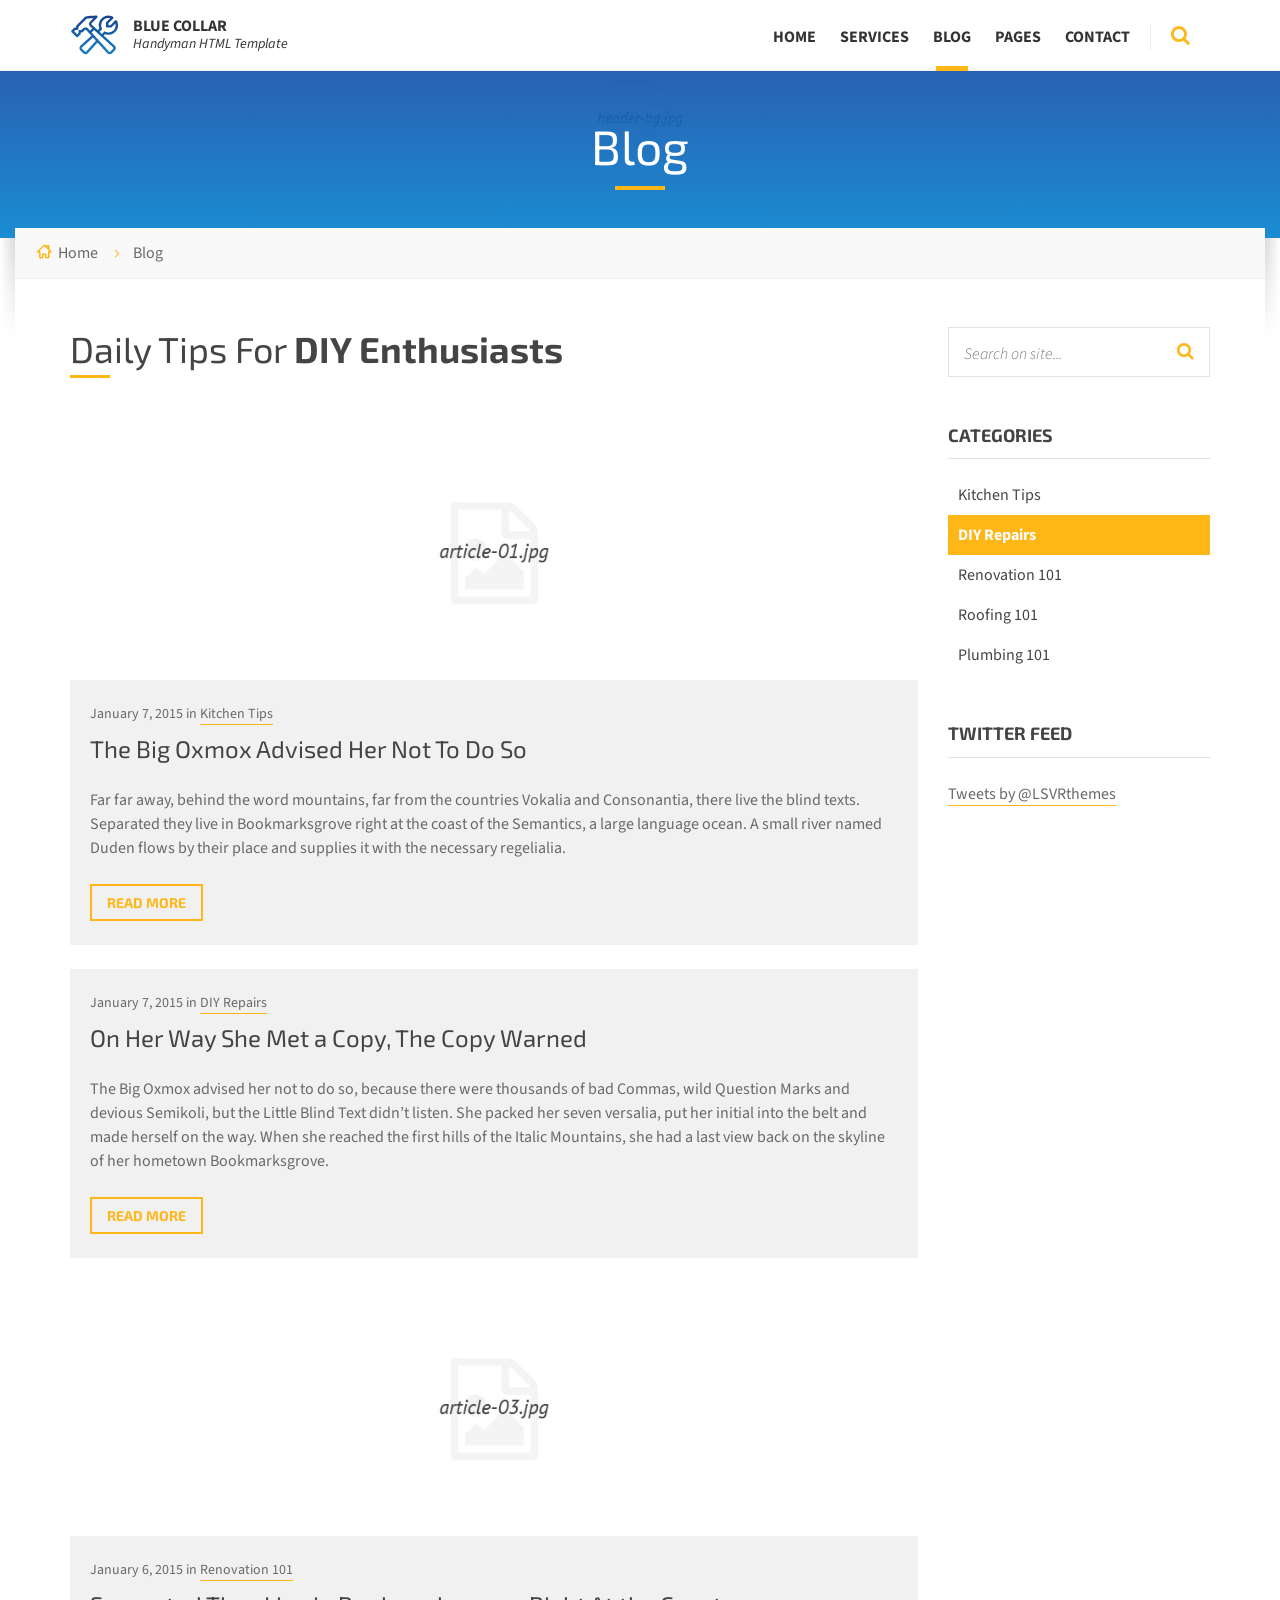
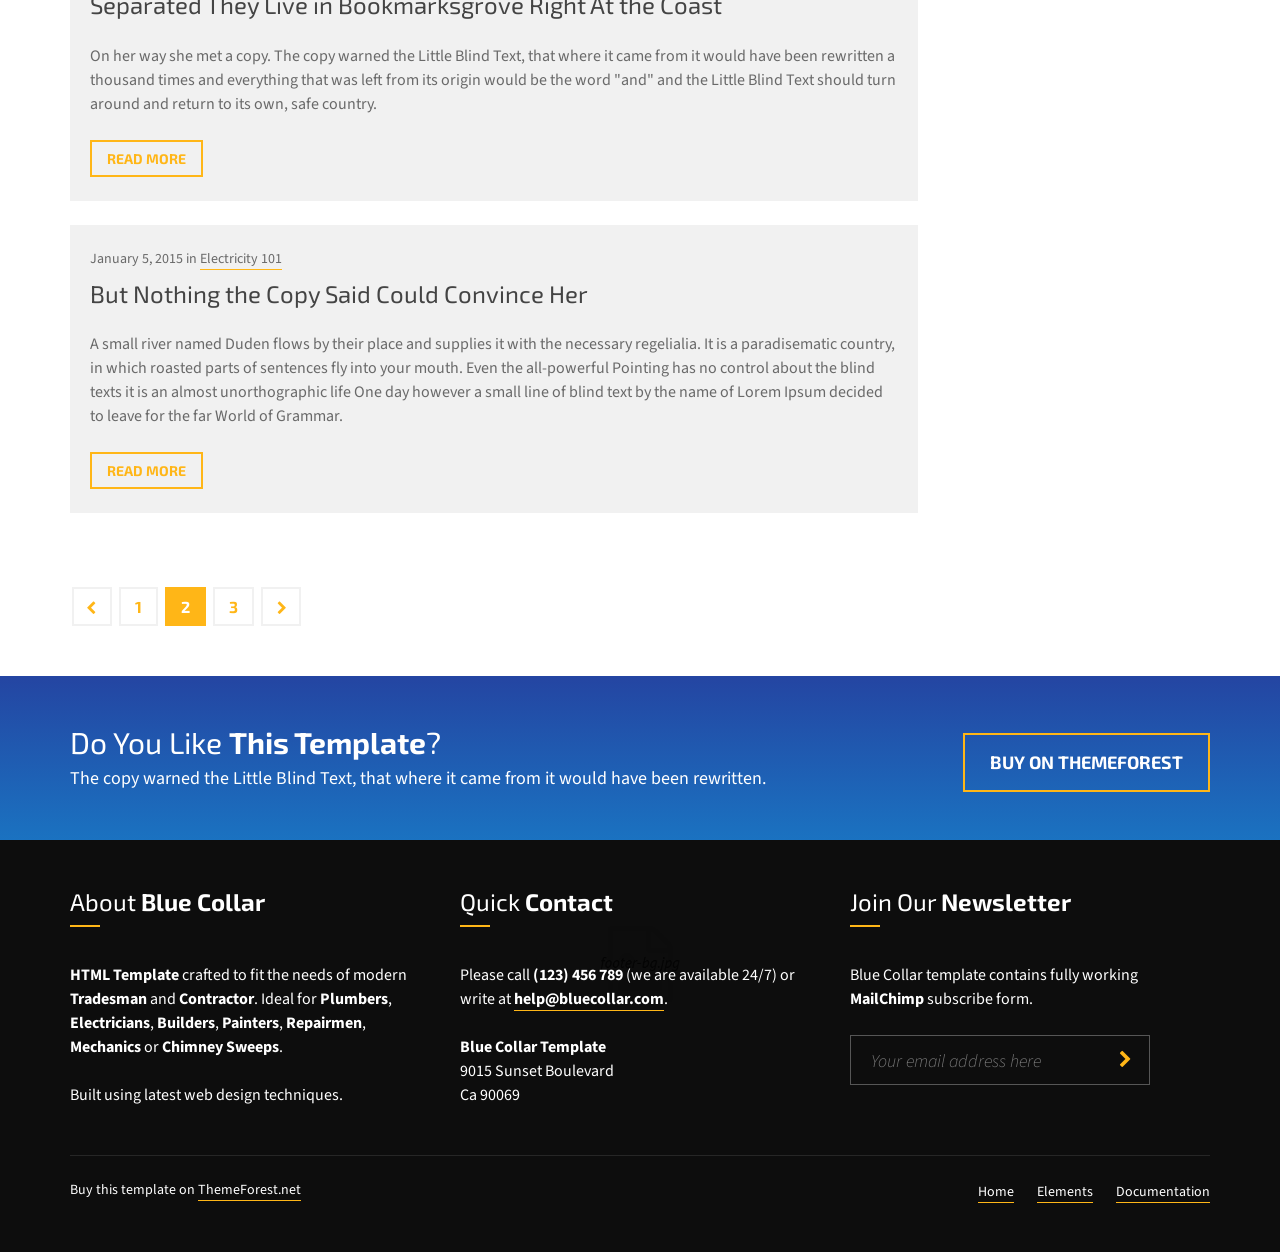
<file: Taskmaster/Taskmaster.Web/wwwroot/HTML/blog-list-classic.html>
﻿<!DOCTYPE html>
<html>
	<head>

		<meta http-equiv="content-type" content="text/html; charset=utf-8">
        <meta name="viewport" content="width=device-width, initial-scale=1.0">
        <title>Blue Collar - Handyman HTML Template</title>
        <link rel="shortcut icon" href="images/favicon.png">

		<!-- GOOGLE FONTS : begin -->
		<link href="http://fonts.googleapis.com/css?family=Source+Sans+Pro:300,400,700,300italic,400italic,700italic%7cExo+2:400,700&amp;subset=latin,latin-ext" rel="stylesheet" type="text/css">
		<!-- GOOGLE FONTS : end -->

        <!-- STYLESHEETS : begin -->
		<link rel="stylesheet" type="text/css" href="library/css/style.css">
        <link rel="stylesheet" type="text/css" href="library/css/skin/default.css">
		<link rel="stylesheet" type="text/css" href="library/css/custom.css">
		<!-- STYLESHEETS : end -->

        <!--[if lte IE 8]>
			<link rel="stylesheet" type="text/css" href="library/css/oldie.css">
			<script src="library/js/respond.min.js" type="text/javascript"></script>
        <![endif]-->
		<script src="library/js/modernizr.custom.min.js" type="text/javascript"></script>

	</head>
	<body class="m-fixed-header">

		<!-- WRAPPER : begin -->
		<div id="wrapper">

			<!-- HEADER : begin -->
			<header id="header">
				<div class="header-inner">
					<div class="container">

						<!-- HEADER BRANDING : begin -->
						<div class="header-branding">
							<div class="branding-inner">

								<!-- BRANDING LOGO : begin -->
								<div class="brading-logo">
									<a href="index.html"><img src="images/logo.png" data-hires="images/logo.2x.png" alt="Blue Collar"></a>
								</div>
								<!-- BRANDING LOGO : end -->

								<!-- BRANDING INFO : begin -->
								<div class="brading-info">
									<strong>Blue Collar</strong><br>
									<em>Handyman HTML Template</em>
								</div>
								<!-- BRANDING INFO : end -->

							</div>
						</div>
						<!-- HEADER BRANDING : end -->

						<!-- NAVIGATION TOGGLE : begin -->
						<button class="header-navigation-toggle" type="button"><i class="fa fa-bars"></i></button>
						<!-- NAVIGATION TOGGLE : end -->

						<!-- HEADER NAVIGATION : begin -->
						<div class="header-navigation">
							<div class="navigation-inner">

								<!-- HEADER MENU : begin -->
								<nav class="header-menu">
									<ul>
										<li>
											<a href="index.html">Home</a>
											<ul>
												<li><a href="index.html">Company Home</a></li>
												<li><a href="home-2.html">One Page Home</a></li>
											</ul>
										</li>
										<li>
											<a href="service-list.html">Services</a>
											<ul>
												<li><a href="service-list.html">Service List</a></li>
												<li><a href="service-detail.html">Service Detail</a></li>
											</ul>
										</li>
										<li class="m-active">
											<a href="blog-list-masonry.html">Blog</a>
											<ul>
												<li><a href="blog-list-masonry.html">Blog List Masonry</a></li>
												<li class="m-active"><a href="blog-list-classic.html">Blog List Classic</a></li>
												<li><a href="blog-detail.html">Blog Detail</a></li>
											</ul>
										</li>
										<li>
											<a href="typography.html">Pages</a>
											<ul>
												<li><a href="about.html">About Us</a></li>
												<li><a href="typography.html">Typography</a></li>
												<li><a href="elements.html">Elements</a>
												<li><a href="404.html">Error 404</a></li>
												<li><a href="search-results.html">Search Results</a></li>
											</ul>
										</li>
										<li><a href="contact.html">Contact</a></li>
									</ul>
								</nav>
								<!-- HEADER MENU : end -->

								<!-- HEADER SEARCH : begin -->
								<div class="header-search">
									<form action="search-results.html">
										<input class="search-input" type="text" placeholder="Search for...">
										<button class="search-submit" type="submit"><i class="fa fa-chevron-right"></i></button>
									</form>
									<button class="search-toggle" type="button"><i class="fa fa-search"></i></button>
								</div>
								<!-- HEADER SEARCH : end -->

							</div>
						</div>
						<!-- HEADER NAVIGATION : end -->

					</div>
				</div>
			</header>
			<!-- HEADER : end -->

			<!-- CORE : begin -->
			<div id="core">

				<!-- PAGE TITLE : begin -->
				<div id="page-title" class="m-parallax">

					<!-- PAGE TITLE TOP : begin -->
					<div class="page-title-top">
						<div class="page-title-top-inner">

							<!-- PAGE TITLE TEXT : begin -->
							<div class="page-title-text">
								<div class="container">
									<h1>Blog</h1>
								</div>
							</div>
							<!-- PAGE TITLE TEXT : end -->

						</div>
					</div>
					<!-- PAGE TITLE TOP : end -->

					<!-- PAGE TITLE BOTTOM : begin -->
					<div class="page-title-bottom">
						<div class="container">
							<div class="page-title-bottom-inner">
								<div class="page-title-bottom-inner2">

									<!-- PAGE TITLE BREADCRUMBS : begin -->
									<div class="page-title-breadcrumbs">
										<ul>
											<li><a href="index.html">Home</a></li>
											<li>Blog</li>
										</ul>
									</div>
									<!-- PAGE TITLE BREADCRUMBS : end -->

								</div>
							</div>
						</div>
					</div>
					<!-- PAGE TITLE BOTTOM : end -->

				</div>
				<!-- PAGE TITLE : end -->

				<div class="container">
					<div class="row">
						<div class="col-md-9">

							<!-- PAGE CONTENT : begin -->
							<div id="page-content">

								<h2>Daily Tips For <strong>DIY Enthusiasts</strong></h2>

								<!-- BLOG LIST PAGE : begin -->
								<div class="blog-list-page">

									<!-- ARTICLE LIST : begin -->
									<div class="c-article-list">

										<!-- ARTICLE : begin -->
										<article class="c-article">
											<div class="article-inner">
												<div class="article-image">
													<a href="blog-detail.html"><img src="images/article-01.jpg" alt=""></a>
												</div>
												<div class="article-content">
													<div class="content-inner">
														<p class="article-date">January 7, 2015 in <a href="#">Kitchen Tips</a></p>
														<h2 class="article-title"><a href="blog-detail.html">The Big Oxmox Advised Her Not To Do So</a></h2>
														<p>Far far away, behind the word mountains, far from the countries Vokalia and Consonantia, there live the blind texts. Separated they live in Bookmarksgrove right at the coast of the Semantics, a large language ocean. A small river named Duden flows by their place and supplies it with the necessary regelialia.</p>
														<p><a href="blog-detail.html" class="c-button m-size-small">Read More</a></p>
													</div>
												</div>
											</div>
										</article>
										<!-- ARTICLE : end -->

										<!-- ARTICLE : begin -->
										<article class="c-article">
											<div class="article-inner">
												<div class="article-content">
													<div class="content-inner">
														<p class="article-date">January 7, 2015 in <a href="#">DIY Repairs</a></p>
														<h2 class="article-title"><a href="blog-detail.html">On Her Way She Met a Copy, The Copy Warned</a></h2>
														<p>The Big Oxmox advised her not to do so, because there were thousands of bad Commas, wild Question Marks and devious Semikoli, but the Little Blind Text didn’t listen. She packed her seven versalia, put her initial into the belt and made herself on the way. When she reached the first hills of the Italic Mountains, she had a last view back on the skyline of her hometown Bookmarksgrove.</p>
														<p><a href="blog-detail.html" class="c-button m-size-small">Read More</a></p>
													</div>
												</div>
											</div>
										</article>
										<!-- ARTICLE : end -->

										<!-- ARTICLE : begin -->
										<article class="c-article m-post-type-video">
											<div class="article-inner">
												<div class="article-image">
													<a href="blog-detail.html"><img src="images/article-03.jpg" alt=""></a>
												</div>
												<div class="article-content">
													<div class="content-inner">
														<p class="article-date">January 6, 2015 in <a href="#">Renovation 101</a></p>
														<h2 class="article-title"><a href="blog-detail.html">Separated They Live in Bookmarksgrove Right At the Coast</a></h2>
														<p>On her way she met a copy. The copy warned the Little Blind Text, that where it came from it would have been rewritten a thousand times and everything that was left from its origin would be the word "and" and the Little Blind Text should turn around and return to its own, safe country.</p>
														<p><a href="blog-detail.html" class="c-button m-size-small">Read More</a></p>
													</div>
												</div>
											</div>
										</article>
										<!-- ARTICLE : end -->

										<!-- ARTICLE : begin -->
										<article class="c-article">
											<div class="article-inner">
												<div class="article-content">
													<div class="content-inner">
														<p class="article-date">January 5, 2015 in <a href="#">Electricity 101</a></p>
														<h2 class="article-title"><a href="blog-detail.html">But Nothing the Copy Said Could Convince Her</a></h2>
														<p>A small river named Duden flows by their place and supplies it with the necessary regelialia. It is a paradisematic country, in which roasted parts of sentences fly into your mouth. Even the all-powerful Pointing has no control about the blind texts it is an almost unorthographic life One day however a small line of blind text by the name of Lorem Ipsum decided to leave for the far World of Grammar.</p>
														<p><a href="blog-detail.html" class="c-button m-size-small">Read More</a></p>
													</div>
												</div>
											</div>
										</article>
										<!-- ARTICLE : end -->

									</div>
									<!-- ARTICLE LIST : end -->

									<!-- PAGINATION : begin -->
									<div class="c-pagination">
										<ul>
											<li class="pagination-prev"><a href="#" class="c-button m-outline"><i class="fa fa-chevron-left"></i></a></li>
											<li><a href="#" class="c-button m-outline">1</a></li>
											<li class="m-active"><a href="#" class="c-button m-outline">2</a></li>
											<li><a href="#" class="c-button m-outline">3</a></li>
											<li class="pagination-next"><a href="#" class="c-button m-outline"><i class="fa fa-chevron-right"></i></a></li>
										</ul>
									</div>
									<!-- PAGINATION : end -->

								</div>
								<!-- BLOG LIST PAGE : end -->

							</div>
							<!-- PAGE CONTENT : end -->

						</div>
						<div class="col-md-3">

							<hr class="c-divider m-size-large m-type-2 hidden-lg hidden-md">

							<!-- SIDEBAR : sidebar -->
							<div id="sidebar">
								<div class="sidebar-widget-list">

									<!-- SEARCH WIDGET : begin -->
									<div class="widget search-widget">
										<div class="widget-inner">
											<div class="widget-content">

												<form class="c-search-form" action="search-results.html">
													<div class="form-fields">
														<input type="text" placeholder="Search on site...">
														<button type="submit"><i class="fa fa-search"></i></button>
													</div>
												</form>

											</div>
										</div>
									</div>
									<!-- SEARCH WIDGET : end -->

									<!-- CATEGORIES WIDGET : begin -->
									<div class="widget links-widget">
										<div class="widget-inner">
											<h3 class="widget-title">Categories</h3>
											<ul>
												<li><a href="#">Kitchen Tips</a></li>
												<li class="m-active"><a href="#">DIY Repairs</a></li>
												<li><a href="#">Renovation 101</a></li>
												<li><a href="#">Roofing 101</a></li>
												<li><a href="#">Plumbing 101</a></li>
											</ul>
										</div>
									</div>
									<!-- CATEGORIES WIDGET : end -->

									<!-- TWITTER WIDGET : begin -->
									<div class="widget twitter-widget">
										<div class="widget-inner">
											<h3 class="widget-title">Twitter Feed</h3>
											<div class="widget-content">

												<!-- create your own Twitter widget at https://twitter.com/settings/widgets (you have to be logged in to your Twitter account) -->
												<a class="twitter-timeline" href="https://twitter.com/LSVRthemes" data-widget-id="552135621662474240">Tweets by @LSVRthemes</a>
												<script>!function(d,s,id){var js,fjs=d.getElementsByTagName(s)[0],p=/^http:/.test(d.location)?'http':'https';if(!d.getElementById(id)){js=d.createElement(s);js.id=id;js.src=p+"://platform.twitter.com/widgets.js";fjs.parentNode.insertBefore(js,fjs);}}(document,"script","twitter-wjs");</script>

											</div>
										</div>
									</div>
									<!-- TWITTER WIDGET : end -->

								</div>
							</div>
							<!-- SIDEBAR : end -->

						</div>
					</div>
				</div>

			</div>
			<!-- CORE : end -->

			<!-- FOOTER : begin -->
			<div id="footer" class="m-parallax">

				<!-- FOOTER TOP : begin -->
				<div class="footer-top">
					<div class="footer-top-inner">
						<div class="container">

							<!-- CTA MESSAGE : begin -->
							<div class="c-cta-message m-has-button">
								<div class="cta-inner">
									<h2>Do You Like <strong>This Template</strong>?</h2>
									<p>The copy warned the Little Blind Text, that where it came from it would have been rewritten.</p>
									<p class="cta-button"><a href="http://themeforest.net/user/LSVRthemes/portfolio?ref=LSVRthemes" class="c-button m-size-medium">Buy On ThemeForest</a></p>
								</div>
							</div>
							<!-- CTA MESSAGE : end -->

						</div>
					</div>
				</div>
				<!-- FOOTER TOP : end -->

				<!-- FOOTER INNER : begin -->
				<div class="footer-inner">
					<div class="container">

						<!-- BOTTOM PANEL : begin -->
						<div id="bottom-panel">
							<div class="row">
								<div class="col-md-4">

									<!-- TEXT WIDGET : begin -->
									<div class="widget text-widget">
										<div class="widget-inner">
											<h3 class="widget-title">About <strong>Blue Collar</strong></h3>
											<div class="widget-content">

												<p><strong>HTML Template</strong>
												crafted to fit the needs of modern <strong>Tradesman</strong> and <strong>Contractor</strong>.
												Ideal for <strong>Plumbers</strong>, <strong>Electricians</strong>, <strong>Builders</strong>,
												<strong>Painters</strong>, <strong>Repairmen</strong>, <strong>Mechanics</strong> or <strong>Chimney Sweeps</strong>.</p>
												<p>Built using latest web design techniques.</p>

											</div>
										</div>
									</div>
									<!-- TEXT WIDGET : end -->

									<hr class="c-divider hidden-lg hidden-md">

								</div>
								<div class="col-md-4">

									<!-- TEXT WIDGET (CONTACT) : begin -->
									<div class="widget text-widget">
										<div class="widget-inner">
											<h3 class="widget-title">Quick <strong>Contact</strong></h3>
											<div class="widget-content">

												<p>Please call <strong>(123) 456 789</strong> (we are available 24/7) or write at <strong><a href="#">help@bluecollar.com</a></strong>.</p>
												<p><strong>Blue Collar Template</strong><br>
												9015 Sunset Boulevard<br>
												Ca 90069</p>

											</div>
										</div>
									</div>
									<!-- TEXT WIDGET (CONTACT) : end -->

									<hr class="c-divider hidden-lg hidden-md">

								</div>
								<div class="col-md-4">

									<!-- SUBSCRIBE WIDGET : begin -->
									<div class="widget subscribe-widget">
										<div class="widget-inner">
											<h3 class="widget-title">Join Our <strong>Newsletter</strong></h3>
											<div class="widget-content">

												<p>Blue Collar template contains fully working <strong>MailChimp</strong> subscribe form.</p>

												<form class="subscribe-widget-form" action="http://lsvr.us14.list-manage.com/subscribe/post-json?u=8291218baaf54ddfd7dbc6016&id=f3e5d696dc&c=?" method="get">

													<!-- VALIDATION ERROR MESSAGE : begin -->
													<p style="display: none;" class="c-alert-message m-warning m-validation-error"><i class="ico fa fa-exclamation-circle"></i>Email address is required.</p>
													<!-- VALIDATION ERROR MESSAGE : end -->

													<!-- SENDING REQUEST ERROR MESSAGE : begin -->
													<p style="display: none;" class="c-alert-message m-warning m-request-error"><i class="ico fa fa-exclamation-circle"></i>There was a connection problem. Try again later.</p>
													<!-- SENDING REQUEST ERROR MESSAGE : end -->

													<!-- SUCCESS MESSAGE : begin -->
													<p style="display: none;" class="c-alert-message m-success"><i class="ico fa fa-check-circle"></i><strong>Sent successfully.</strong></p>
													<!-- SUCCESS MESSAGE : end -->

													<div class="input-box">
														<input class="email-input m-required m-email" name="EMAIL" type="text" placeholder="Your email address here" title="Your email address here">
														<button class="submit-btn" type="submit" title="Subscribe"><i class="fa fa-chevron-right"></i></button>
													</div>

												</form>

											</div>
										</div>
									</div>
									<!-- SUBSCRIBE WIDGET : end -->

								</div>
							</div>
						</div>
						<!-- BOTTOM PANEL : end -->

						<div class="row">
							<div class="col-md-6 col-md-push-6">

								<!-- FOOTER MENU : begin -->
								<nav class="footer-menu">
									<ul>
										<li><a href="index.html">Home</a></li>
										<li><a href="elements.html">Elements</a></li>
										<li><a href="http://demos.lsvr.sk/bluecollar.html/documentation/">Documentation</a></li>
									</ul>
								</nav>
								<!-- FOOTER MENU : end -->

							</div>
							<div class="col-md-6 col-md-pull-6">

								<!-- FOOTER TEXT : begin -->
								<div class="footer-text">
									<p>Buy this template on <a href="http://themeforest.net/user/LSVRthemes/portfolio?ref=LSVRthemes">ThemeForest.net</a></p>
								</div>
								<!-- FOOTER TEXT : end -->

							</div>
						</div>

					</div>
				</div>
				<!-- FOOTER INNER : end -->

			</div>
			<!-- FOOTER : end -->

		</div>
		<!-- WRAPPER : END -->

		<!-- SCRIPTS : begin -->
		<script src="library/js/jquery-1.9.1.min.js" type="text/javascript"></script>
		<script src="library/js/third-party.js" type="text/javascript"></script>
		<script src="library/js/library.js" type="text/javascript"></script>
		<script src="library/js/scripts.js" type="text/javascript"></script>
		<!-- SCRIPTS : end -->

	</body>
</html>
</file>
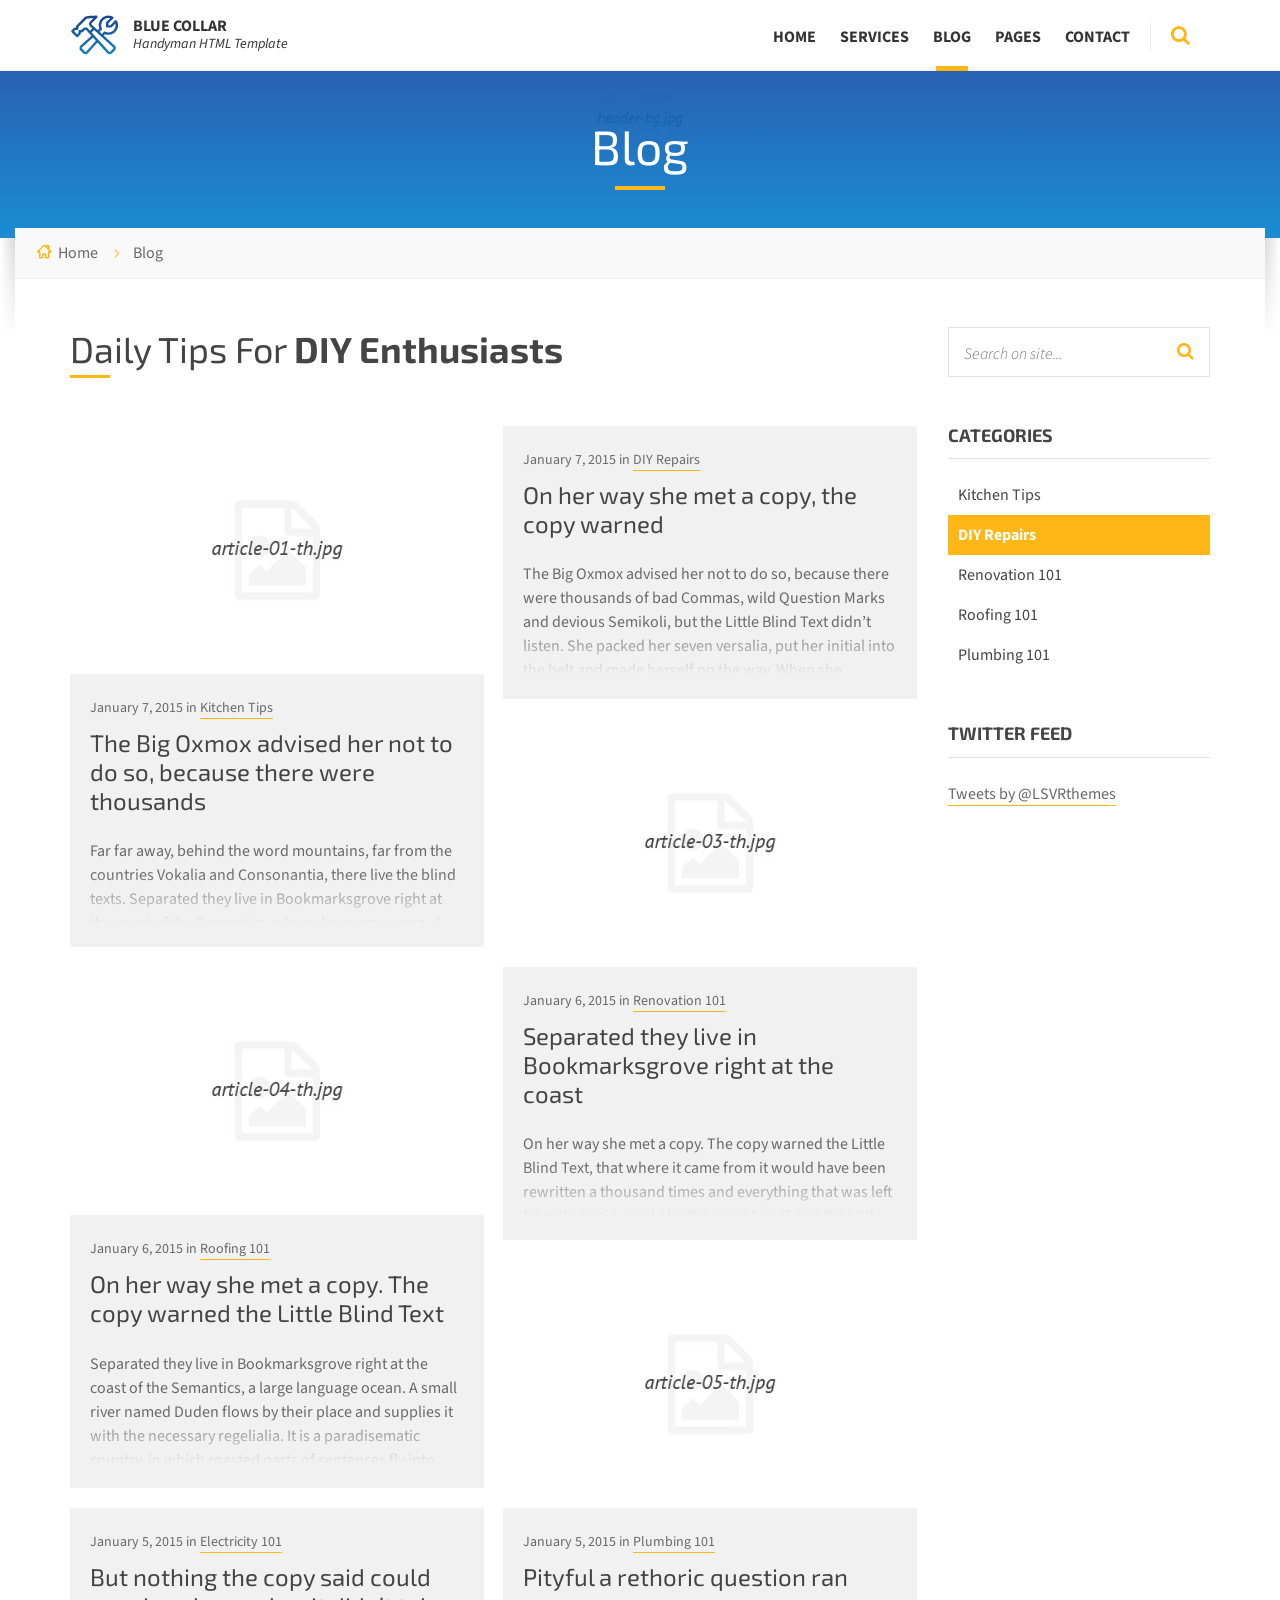
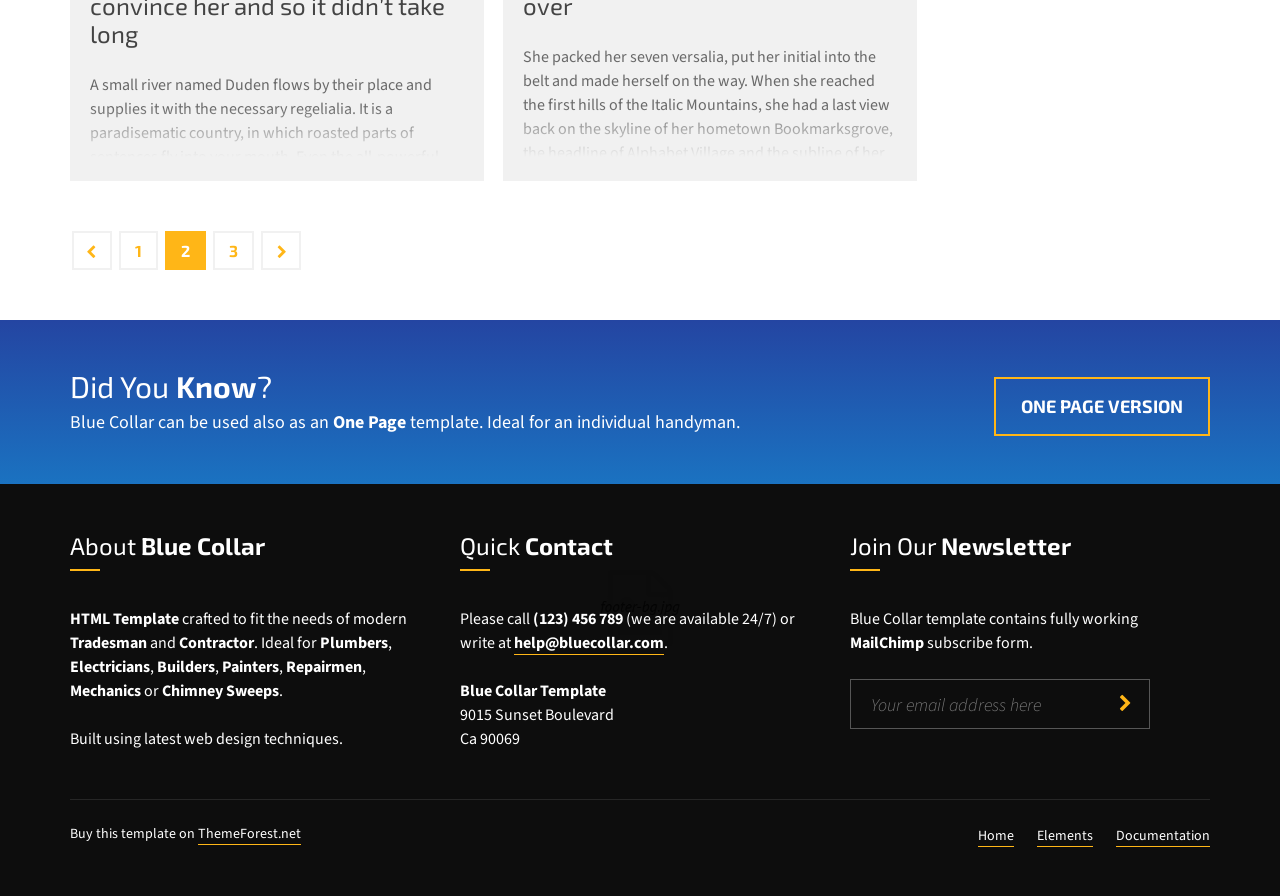
<file: Taskmaster/Taskmaster.Web/wwwroot/HTML/blog-list-masonry.html>
﻿<!DOCTYPE html>
<html>
	<head>

		<meta http-equiv="content-type" content="text/html; charset=utf-8">
        <meta name="viewport" content="width=device-width, initial-scale=1.0">
        <title>Blue Collar - Handyman HTML Template</title>
        <link rel="shortcut icon" href="images/favicon.png">

		<!-- GOOGLE FONTS : begin -->
		<link href="http://fonts.googleapis.com/css?family=Source+Sans+Pro:300,400,700,300italic,400italic,700italic%7cExo+2:400,700&amp;subset=latin,latin-ext" rel="stylesheet" type="text/css">
		<!-- GOOGLE FONTS : end -->

        <!-- STYLESHEETS : begin -->
		<link rel="stylesheet" type="text/css" href="library/css/style.css">
        <link rel="stylesheet" type="text/css" href="library/css/skin/default.css">
		<link rel="stylesheet" type="text/css" href="library/css/custom.css">
		<!-- STYLESHEETS : end -->

        <!--[if lte IE 8]>
			<link rel="stylesheet" type="text/css" href="library/css/oldie.css">
			<script src="library/js/respond.min.js" type="text/javascript"></script>
        <![endif]-->
		<script src="library/js/modernizr.custom.min.js" type="text/javascript"></script>

	</head>
	<body class="m-fixed-header">

		<!-- WRAPPER : begin -->
		<div id="wrapper">

			<!-- HEADER : begin -->
			<header id="header">
				<div class="header-inner">
					<div class="container">

						<!-- HEADER BRANDING : begin -->
						<div class="header-branding">
							<div class="branding-inner">

								<!-- BRANDING LOGO : begin -->
								<div class="brading-logo">
									<a href="index.html"><img src="images/logo.png" data-hires="images/logo.2x.png" alt="Blue Collar"></a>
								</div>
								<!-- BRANDING LOGO : end -->

								<!-- BRANDING INFO : begin -->
								<div class="brading-info">
									<strong>Blue Collar</strong><br>
									<em>Handyman HTML Template</em>
								</div>
								<!-- BRANDING INFO : end -->

							</div>
						</div>
						<!-- HEADER BRANDING : end -->

						<!-- NAVIGATION TOGGLE : begin -->
						<button class="header-navigation-toggle" type="button"><i class="fa fa-bars"></i></button>
						<!-- NAVIGATION TOGGLE : end -->

						<!-- HEADER NAVIGATION : begin -->
						<div class="header-navigation">
							<div class="navigation-inner">

								<!-- HEADER MENU : begin -->
								<nav class="header-menu">
									<ul>
										<li>
											<a href="index.html">Home</a>
											<ul>
												<li><a href="index.html">Company Home</a></li>
												<li><a href="home-2.html">One Page Home</a></li>
											</ul>
										</li>
										<li>
											<a href="service-list.html">Services</a>
											<ul>
												<li><a href="service-list.html">Service List</a></li>
												<li><a href="service-detail.html">Service Detail</a></li>
											</ul>
										</li>
										<li class="m-active">
											<a href="blog-list-masonry.html">Blog</a>
											<ul>
												<li class="m-active"><a href="blog-list-masonry.html">Blog List Masonry</a></li>
												<li><a href="blog-list-classic.html">Blog List Classic</a></li>
												<li><a href="blog-detail.html">Blog Detail</a></li>
											</ul>
										</li>
										<li>
											<a href="typography.html">Pages</a>
											<ul>
												<li><a href="about.html">About Us</a></li>
												<li><a href="typography.html">Typography</a></li>
												<li><a href="elements.html">Elements</a>
												<li><a href="404.html">Error 404</a></li>
												<li><a href="search-results.html">Search Results</a></li>
											</ul>
										</li>
										<li><a href="contact.html">Contact</a></li>
									</ul>
								</nav>
								<!-- HEADER MENU : end -->

								<!-- HEADER SEARCH : begin -->
								<div class="header-search">
									<form action="search-results.html">
										<input class="search-input" type="text" placeholder="Search for...">
										<button class="search-submit" type="submit"><i class="fa fa-chevron-right"></i></button>
									</form>
									<button class="search-toggle" type="button"><i class="fa fa-search"></i></button>
								</div>
								<!-- HEADER SEARCH : end -->

							</div>
						</div>
						<!-- HEADER NAVIGATION : end -->

					</div>
				</div>
			</header>
			<!-- HEADER : end -->

			<!-- CORE : begin -->
			<div id="core">

				<!-- PAGE TITLE : begin -->
				<div id="page-title" class="m-parallax">

					<!-- PAGE TITLE TOP : begin -->
					<div class="page-title-top">
						<div class="page-title-top-inner">

							<!-- PAGE TITLE TEXT : begin -->
							<div class="page-title-text">
								<div class="container">
									<h1>Blog</h1>
								</div>
							</div>
							<!-- PAGE TITLE TEXT : end -->

						</div>
					</div>
					<!-- PAGE TITLE TOP : end -->

					<!-- PAGE TITLE BOTTOM : begin -->
					<div class="page-title-bottom">
						<div class="container">
							<div class="page-title-bottom-inner">
								<div class="page-title-bottom-inner2">

									<!-- PAGE TITLE BREADCRUMBS : begin -->
									<div class="page-title-breadcrumbs">
										<ul>
											<li><a href="index.html">Home</a></li>
											<li>Blog</li>
										</ul>
									</div>
									<!-- PAGE TITLE BREADCRUMBS : end -->

								</div>
							</div>
						</div>
					</div>
					<!-- PAGE TITLE BOTTOM : end -->

				</div>
				<!-- PAGE TITLE : end -->

				<div class="container">
					<div class="row">
						<div class="col-md-9">

							<!-- PAGE CONTENT : begin -->
							<div id="page-content">

								<h2>Daily Tips For <strong>DIY Enthusiasts</strong></h2>

								<!-- BLOG LIST PAGE : begin -->
								<div class="blog-list-page">

									<!-- ARTICLE LIST : begin -->
									<div class="c-article-list m-masonry">

										<!-- ARTICLE : begin -->
										<article class="c-article m-cropped">
											<div class="article-inner">
												<div class="article-image">
													<a href="blog-detail.html"><img src="images/article-01-th.jpg" alt=""></a>
												</div>
												<div class="article-content">
													<div class="content-inner">
														<p class="article-date">January 7, 2015 in <a href="#">Kitchen Tips</a></p>
														<h2 class="article-title"><a href="blog-detail.html">The Big Oxmox advised her not to do so, because there were thousands</a></h2>
														<p>Far far away, behind the word mountains, far from the countries Vokalia and Consonantia, there live the blind texts. Separated they live in Bookmarksgrove right at the coast of the Semantics, a large language ocean. A small river named Duden flows by their place and supplies it with the necessary regelialia.</p>
													</div>
												</div>
											</div>
										</article>
										<!-- ARTICLE : end -->

										<!-- ARTICLE : begin -->
										<article class="c-article m-cropped">
											<div class="article-inner">
												<div class="article-content">
													<div class="content-inner">
														<p class="article-date">January 7, 2015 in <a href="#">DIY Repairs</a></p>
														<h2 class="article-title"><a href="blog-detail.html">On her way she met a copy, the copy warned</a></h2>
														<p>The Big Oxmox advised her not to do so, because there were thousands of bad Commas, wild Question Marks and devious Semikoli, but the Little Blind Text didn’t listen. She packed her seven versalia, put her initial into the belt and made herself on the way. When she reached the first hills of the Italic Mountains, she had a last view back on the skyline of her hometown Bookmarksgrove.</p>
													</div>
												</div>
											</div>
										</article>
										<!-- ARTICLE : end -->

										<!-- ARTICLE : begin -->
										<article class="c-article m-cropped">
											<div class="article-inner">
												<div class="article-image">
													<a href="blog-detail.html"><img src="images/article-03-th.jpg" alt=""></a>
												</div>
												<div class="article-content">
													<div class="content-inner">
														<p class="article-date">January 6, 2015 in <a href="#">Renovation 101</a></p>
														<h2 class="article-title"><a href="blog-detail.html">Separated they live in Bookmarksgrove right at the coast</a></h2>
														<p>On her way she met a copy. The copy warned the Little Blind Text, that where it came from it would have been rewritten a thousand times and everything that was left from its origin would be the word "and" and the Little Blind Text should turn around and return to its own, safe country.</p>
													</div>
												</div>
											</div>
										</article>
										<!-- ARTICLE : end -->

										<!-- ARTICLE : begin -->
										<article class="c-article m-cropped">
											<div class="article-inner">
												<div class="article-image">
													<a href="blog-detail.html"><img src="images/article-04-th.jpg" alt=""></a>
												</div>
												<div class="article-content">
													<div class="content-inner">
														<p class="article-date">January 6, 2015 in <a href="#">Roofing 101</a></p>
														<h2 class="article-title"><a href="blog-detail.html">On her way she met a copy. The copy warned the Little Blind Text</a></h2>
														<p>Separated they live in Bookmarksgrove right at the coast of the Semantics, a large language ocean. A small river named Duden flows by their place and supplies it with the necessary regelialia. It is a paradisematic country, in which roasted parts of sentences fly into your mouth. Even the all-powerful Pointing has no control about the blind texts it is an almost unorthographic life One day however a small line of blind text by the name of Lorem Ipsum decided to leave for the far World of Grammar.</p>
													</div>
												</div>
											</div>
										</article>
										<!-- ARTICLE : end -->

										<!-- ARTICLE : begin -->
										<article class="c-article m-cropped">
											<div class="article-inner">
												<div class="article-image">
													<a href="blog-detail.html"><img src="images/article-05-th.jpg" alt=""></a>
												</div>
												<div class="article-content">
													<div class="content-inner">
														<p class="article-date">January 5, 2015 in <a href="#">Plumbing 101</a></p>
														<h2 class="article-title"><a href="blog-detail.html">Pityful a rethoric question ran over</a></h2>
														<p>She packed her seven versalia, put her initial into the belt and made herself on the way. When she reached the first hills of the Italic Mountains, she had a last view back on the skyline of her hometown Bookmarksgrove, the headline of Alphabet Village and the subline of her own road, the Line Lane.</p>
													</div>
												</div>
											</div>
										</article>
										<!-- ARTICLE : end -->

										<!-- ARTICLE : begin -->
										<article class="c-article m-cropped">
											<div class="article-inner">
												<div class="article-content">
													<div class="content-inner">
														<p class="article-date">January 5, 2015 in <a href="#">Electricity 101</a></p>
														<h2 class="article-title"><a href="blog-detail.html">But nothing the copy said could convince her and so it didn’t take long</a></h2>
														<p>A small river named Duden flows by their place and supplies it with the necessary regelialia. It is a paradisematic country, in which roasted parts of sentences fly into your mouth. Even the all-powerful Pointing has no control about the blind texts it is an almost unorthographic life One day however a small line of blind text by the name of Lorem Ipsum decided to leave for the far World of Grammar.</p>
													</div>
												</div>
											</div>
										</article>
										<!-- ARTICLE : end -->

									</div>
									<!-- ARTICLE LIST : end -->

									<!-- PAGINATION : begin -->
									<div class="c-pagination">
										<ul>
											<li class="pagination-prev"><a href="#" class="c-button m-outline"><i class="fa fa-chevron-left"></i></a></li>
											<li><a href="#" class="c-button m-outline">1</a></li>
											<li class="m-active"><a href="#" class="c-button m-outline">2</a></li>
											<li><a href="#" class="c-button m-outline">3</a></li>
											<li class="pagination-next"><a href="#" class="c-button m-outline"><i class="fa fa-chevron-right"></i></a></li>
										</ul>
									</div>
									<!-- PAGINATION : end -->

								</div>
								<!-- BLOG LIST PAGE : end -->

							</div>
							<!-- PAGE CONTENT : end -->

						</div>
						<div class="col-md-3">

							<hr class="c-divider m-size-large m-type-2 hidden-lg hidden-md">

							<!-- SIDEBAR : sidebar -->
							<div id="sidebar">
								<div class="sidebar-widget-list">

									<!-- SEARCH WIDGET : begin -->
									<div class="widget search-widget">
										<div class="widget-inner">
											<div class="widget-content">

												<form class="c-search-form" action="search-results.html">
													<div class="form-fields">
														<input type="text" placeholder="Search on site...">
														<button type="submit"><i class="fa fa-search"></i></button>
													</div>
												</form>

											</div>
										</div>
									</div>
									<!-- SEARCH WIDGET : end -->

									<!-- CATEGORIES WIDGET : begin -->
									<div class="widget links-widget">
										<div class="widget-inner">
											<h3 class="widget-title">Categories</h3>
											<ul>
												<li><a href="#">Kitchen Tips</a></li>
												<li class="m-active"><a href="#">DIY Repairs</a></li>
												<li><a href="#">Renovation 101</a></li>
												<li><a href="#">Roofing 101</a></li>
												<li><a href="#">Plumbing 101</a></li>
											</ul>
										</div>
									</div>
									<!-- CATEGORIES WIDGET : end -->

									<!-- TWITTER WIDGET : begin -->
									<div class="widget twitter-widget">
										<div class="widget-inner">
											<h3 class="widget-title">Twitter Feed</h3>
											<div class="widget-content">

												<!-- create your own Twitter widget at https://twitter.com/settings/widgets (you have to be logged in to your Twitter account) -->
												<a class="twitter-timeline" href="https://twitter.com/LSVRthemes" data-widget-id="552135621662474240">Tweets by @LSVRthemes</a>
												<script>!function(d,s,id){var js,fjs=d.getElementsByTagName(s)[0],p=/^http:/.test(d.location)?'http':'https';if(!d.getElementById(id)){js=d.createElement(s);js.id=id;js.src=p+"://platform.twitter.com/widgets.js";fjs.parentNode.insertBefore(js,fjs);}}(document,"script","twitter-wjs");</script>

											</div>
										</div>
									</div>
									<!-- TWITTER WIDGET : end -->

								</div>
							</div>
							<!-- SIDEBAR : end -->

						</div>
					</div>
				</div>

			</div>
			<!-- CORE : end -->

			<!-- FOOTER : begin -->
			<div id="footer" class="m-parallax">

				<!-- FOOTER TOP : begin -->
				<div class="footer-top">
					<div class="footer-top-inner">
						<div class="container">

							<!-- CTA MESSAGE : begin -->
							<div class="c-cta-message m-has-button">
								<div class="cta-inner">
									<h2>Did You <strong>Know</strong>?</h2>
									<p>Blue Collar can be used also as an <strong>One Page</strong> template. Ideal for an individual handyman.</p>
									<p class="cta-button"><a href="home-2.html" class="c-button m-size-medium">One Page Version</a></p>
								</div>
							</div>
							<!-- CTA MESSAGE : end -->

						</div>
					</div>
				</div>
				<!-- FOOTER TOP : end -->

				<!-- FOOTER INNER : begin -->
				<div class="footer-inner">
					<div class="container">

						<!-- BOTTOM PANEL : begin -->
						<div id="bottom-panel">
							<div class="row">
								<div class="col-md-4">

									<!-- TEXT WIDGET : begin -->
									<div class="widget text-widget">
										<div class="widget-inner">
											<h3 class="widget-title">About <strong>Blue Collar</strong></h3>
											<div class="widget-content">

												<p><strong>HTML Template</strong>
												crafted to fit the needs of modern <strong>Tradesman</strong> and <strong>Contractor</strong>.
												Ideal for <strong>Plumbers</strong>, <strong>Electricians</strong>, <strong>Builders</strong>,
												<strong>Painters</strong>, <strong>Repairmen</strong>, <strong>Mechanics</strong> or <strong>Chimney Sweeps</strong>.</p>
												<p>Built using latest web design techniques.</p>

											</div>
										</div>
									</div>
									<!-- TEXT WIDGET : end -->

									<hr class="c-divider hidden-lg hidden-md">

								</div>
								<div class="col-md-4">

									<!-- TEXT WIDGET (CONTACT) : begin -->
									<div class="widget text-widget">
										<div class="widget-inner">
											<h3 class="widget-title">Quick <strong>Contact</strong></h3>
											<div class="widget-content">

												<p>Please call <strong>(123) 456 789</strong> (we are available 24/7) or write at <strong><a href="#">help@bluecollar.com</a></strong>.</p>
												<p><strong>Blue Collar Template</strong><br>
												9015 Sunset Boulevard<br>
												Ca 90069</p>

											</div>
										</div>
									</div>
									<!-- TEXT WIDGET (CONTACT) : end -->

									<hr class="c-divider hidden-lg hidden-md">

								</div>
								<div class="col-md-4">

									<!-- SUBSCRIBE WIDGET : begin -->
									<div class="widget subscribe-widget">
										<div class="widget-inner">
											<h3 class="widget-title">Join Our <strong>Newsletter</strong></h3>
											<div class="widget-content">

												<p>Blue Collar template contains fully working <strong>MailChimp</strong> subscribe form.</p>

												<form class="subscribe-widget-form" action="http://lsvr.us14.list-manage.com/subscribe/post-json?u=8291218baaf54ddfd7dbc6016&id=f3e5d696dc&c=?" method="get">

													<!-- VALIDATION ERROR MESSAGE : begin -->
													<p style="display: none;" class="c-alert-message m-warning m-validation-error"><i class="ico fa fa-exclamation-circle"></i>Email address is required.</p>
													<!-- VALIDATION ERROR MESSAGE : end -->

													<!-- SENDING REQUEST ERROR MESSAGE : begin -->
													<p style="display: none;" class="c-alert-message m-warning m-request-error"><i class="ico fa fa-exclamation-circle"></i>There was a connection problem. Try again later.</p>
													<!-- SENDING REQUEST ERROR MESSAGE : end -->

													<!-- SUCCESS MESSAGE : begin -->
													<p style="display: none;" class="c-alert-message m-success"><i class="ico fa fa-check-circle"></i><strong>Sent successfully.</strong></p>
													<!-- SUCCESS MESSAGE : end -->

													<div class="input-box">
														<input class="email-input m-required m-email" name="EMAIL" type="text" placeholder="Your email address here" title="Your email address here">
														<button class="submit-btn" type="submit" title="Subscribe"><i class="fa fa-chevron-right"></i></button>
													</div>

												</form>

											</div>
										</div>
									</div>
									<!-- SUBSCRIBE WIDGET : end -->

								</div>
							</div>
						</div>
						<!-- BOTTOM PANEL : end -->

						<div class="row">
							<div class="col-md-6 col-md-push-6">

								<!-- FOOTER MENU : begin -->
								<nav class="footer-menu">
									<ul>
										<li><a href="index.html">Home</a></li>
										<li><a href="elements.html">Elements</a></li>
										<li><a href="http://demos.lsvr.sk/bluecollar.html/documentation/">Documentation</a></li>
									</ul>
								</nav>
								<!-- FOOTER MENU : end -->

							</div>
							<div class="col-md-6 col-md-pull-6">

								<!-- FOOTER TEXT : begin -->
								<div class="footer-text">
									<p>Buy this template on <a href="http://themeforest.net/user/LSVRthemes/portfolio?ref=LSVRthemes">ThemeForest.net</a></p>
								</div>
								<!-- FOOTER TEXT : end -->

							</div>
						</div>

					</div>
				</div>
				<!-- FOOTER INNER : end -->

			</div>
			<!-- FOOTER : end -->

		</div>
		<!-- WRAPPER : END -->

		<!-- SCRIPTS : begin -->
		<script src="library/js/jquery-1.9.1.min.js" type="text/javascript"></script>
		<script src="library/js/third-party.js" type="text/javascript"></script>
		<script src="library/js/library.js" type="text/javascript"></script>
		<script src="library/js/scripts.js" type="text/javascript"></script>
		<!-- SCRIPTS : end -->

	</body>
</html>
</file>
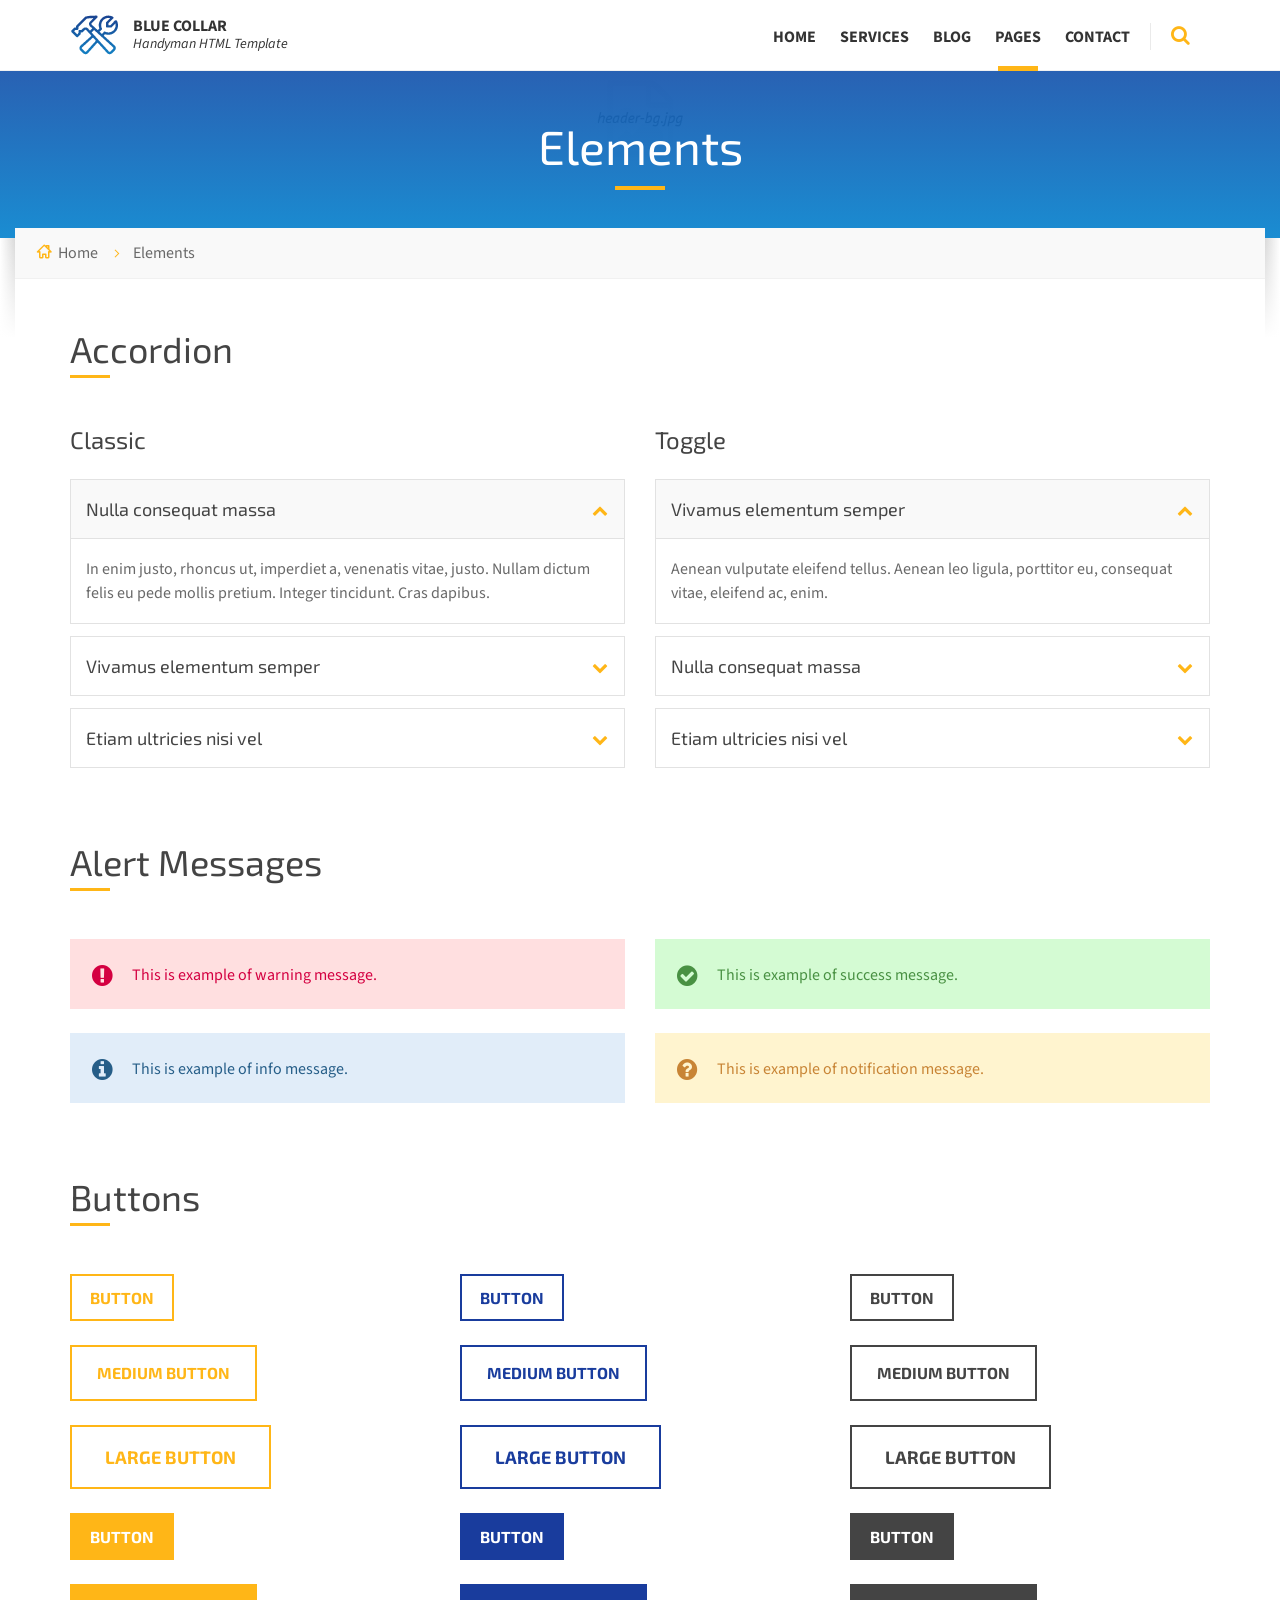
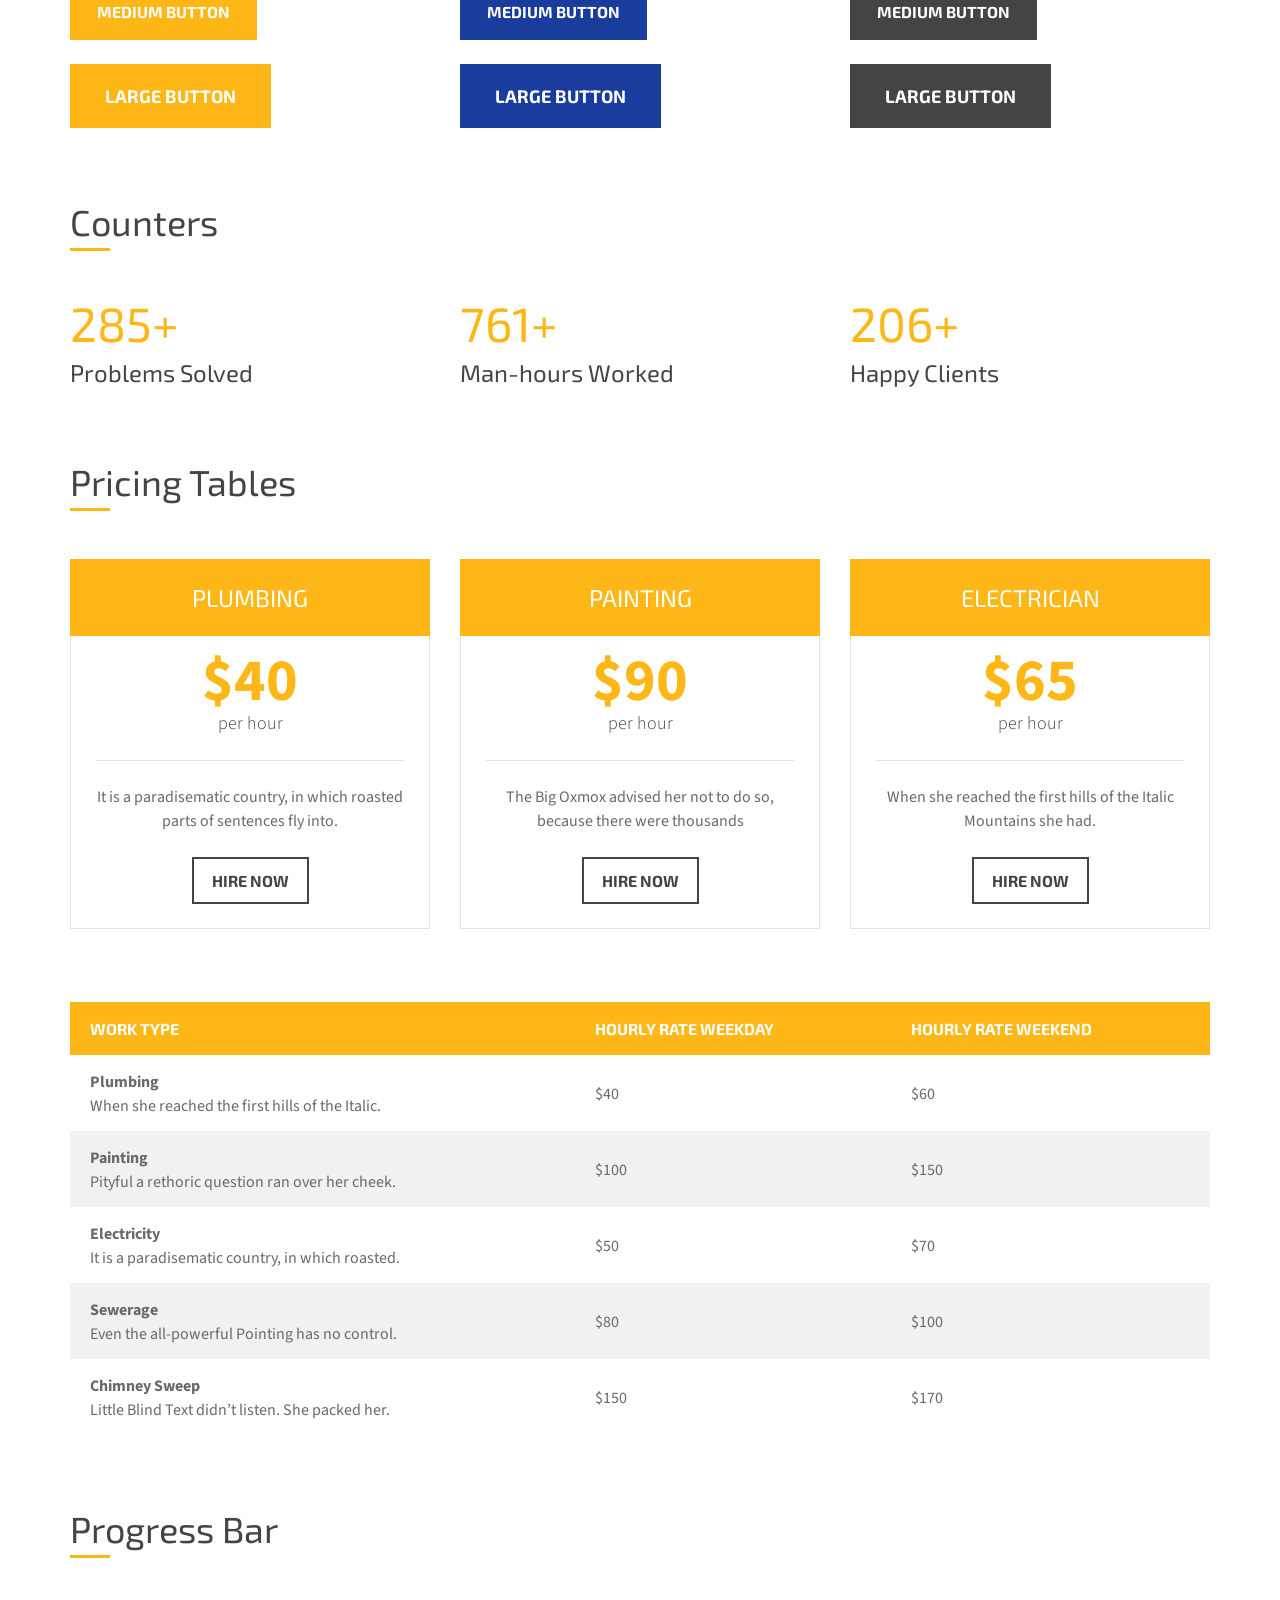
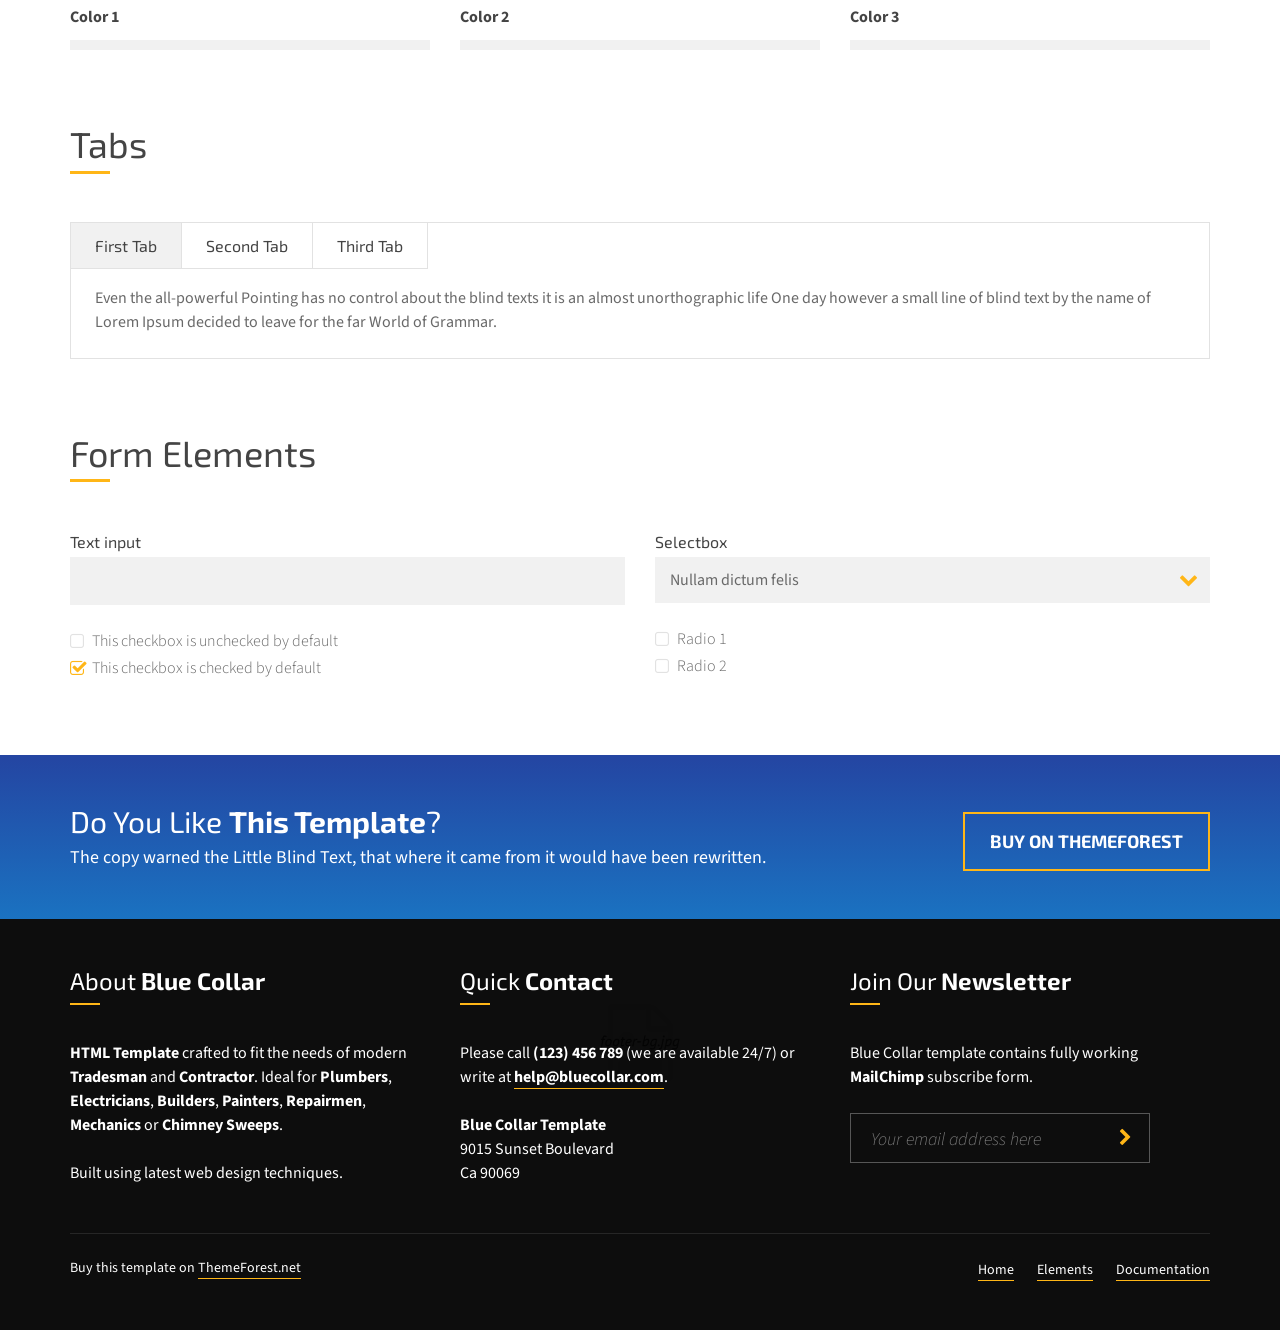
<file: Taskmaster/Taskmaster.Web/wwwroot/HTML/elements.html>
﻿<!DOCTYPE html>
<html>
	<head>

		<meta http-equiv="content-type" content="text/html; charset=utf-8">
        <meta name="viewport" content="width=device-width, initial-scale=1.0">
        <title>Blue Collar - Handyman HTML Template</title>
        <link rel="shortcut icon" href="images/favicon.png">

		<!-- GOOGLE FONTS : begin -->
		<link href="http://fonts.googleapis.com/css?family=Source+Sans+Pro:300,400,700,300italic,400italic,700italic%7cExo+2:400,700&amp;subset=latin,latin-ext" rel="stylesheet" type="text/css">
		<!-- GOOGLE FONTS : end -->

        <!-- STYLESHEETS : begin -->
		<link rel="stylesheet" type="text/css" href="library/css/style.css">
        <link rel="stylesheet" type="text/css" href="library/css/skin/default.css">
		<link rel="stylesheet" type="text/css" href="library/css/custom.css">
		<!-- STYLESHEETS : end -->

        <!--[if lte IE 8]>
			<link rel="stylesheet" type="text/css" href="library/css/oldie.css">
			<script src="library/js/respond.min.js" type="text/javascript"></script>
        <![endif]-->
		<script src="library/js/modernizr.custom.min.js" type="text/javascript"></script>

	</head>
	<body class="m-fixed-header">

		<!-- WRAPPER : begin -->
		<div id="wrapper">

			<!-- HEADER : begin -->
			<header id="header">
				<div class="header-inner">
					<div class="container">

						<!-- HEADER BRANDING : begin -->
						<div class="header-branding">
							<div class="branding-inner">

								<!-- BRANDING LOGO : begin -->
								<div class="brading-logo">
									<a href="index.html"><img src="images/logo.png" data-hires="images/logo.2x.png" alt="Blue Collar"></a>
								</div>
								<!-- BRANDING LOGO : end -->

								<!-- BRANDING INFO : begin -->
								<div class="brading-info">
									<strong>Blue Collar</strong><br>
									<em>Handyman HTML Template</em>
								</div>
								<!-- BRANDING INFO : end -->

							</div>
						</div>
						<!-- HEADER BRANDING : end -->

						<!-- NAVIGATION TOGGLE : begin -->
						<button class="header-navigation-toggle" type="button"><i class="fa fa-bars"></i></button>
						<!-- NAVIGATION TOGGLE : end -->

						<!-- HEADER NAVIGATION : begin -->
						<div class="header-navigation">
							<div class="navigation-inner">

								<!-- HEADER MENU : begin -->
								<nav class="header-menu">
									<ul>
										<li>
											<a href="index.html">Home</a>
											<ul>
												<li><a href="index.html">Company Home</a></li>
												<li><a href="home-2.html">One Page Home</a></li>
											</ul>
										</li>
										<li>
											<a href="service-list.html">Services</a>
											<ul>
												<li><a href="service-list.html">Service List</a></li>
												<li><a href="service-detail.html">Service Detail</a></li>
											</ul>
										</li>
										<li>
											<a href="blog-list-masonry.html">Blog</a>
											<ul>
												<li><a href="blog-list-masonry.html">Blog List Masonry</a></li>
												<li><a href="blog-list-classic.html">Blog List Classic</a></li>
												<li><a href="blog-detail.html">Blog Detail</a></li>
											</ul>
										</li>
										<li class="m-active">
											<a href="typography.html">Pages</a>
											<ul>
												<li><a href="about.html">About Us</a></li>
												<li><a href="typography.html">Typography</a></li>
												<li class="m-active"><a href="elements.html">Elements</a>
												<li><a href="404.html">Error 404</a></li>
												<li><a href="search-results.html">Search Results</a></li>
											</ul>
										</li>
										<li><a href="contact.html">Contact</a></li>
									</ul>
								</nav>
								<!-- HEADER MENU : end -->

								<!-- HEADER SEARCH : begin -->
								<div class="header-search">
									<form action="search-results.html">
										<input class="search-input" type="text" placeholder="Search for...">
										<button class="search-submit" type="submit"><i class="fa fa-chevron-right"></i></button>
									</form>
									<button class="search-toggle" type="button"><i class="fa fa-search"></i></button>
								</div>
								<!-- HEADER SEARCH : end -->

							</div>
						</div>
						<!-- HEADER NAVIGATION : end -->

					</div>
				</div>
			</header>
			<!-- HEADER : end -->

			<!-- CORE : begin -->
			<div id="core">

				<!-- PAGE TITLE : begin -->
				<div id="page-title" class="m-parallax">

					<!-- PAGE TITLE TOP : begin -->
					<div class="page-title-top">
						<div class="page-title-top-inner">

							<!-- PAGE TITLE TEXT : begin -->
							<div class="page-title-text">
								<div class="container">
									<h1>Elements</h1>
								</div>
							</div>
							<!-- PAGE TITLE TEXT : end -->

						</div>
					</div>
					<!-- PAGE TITLE TOP : end -->

					<!-- PAGE TITLE BOTTOM : begin -->
					<div class="page-title-bottom">
						<div class="container">
							<div class="page-title-bottom-inner">
								<div class="page-title-bottom-inner2">

									<!-- PAGE TITLE BREADCRUMBS : begin -->
									<div class="page-title-breadcrumbs">
										<ul>
											<li><a href="index.html">Home</a></li>
											<li>Elements</li>
										</ul>
									</div>
									<!-- PAGE TITLE BREADCRUMBS : end -->

								</div>
							</div>
						</div>
					</div>
					<!-- PAGE TITLE BOTTOM : end -->

				</div>
				<!-- PAGE TITLE : end -->

				<div class="container">

					<!-- PAGE CONTENT : begin -->
					<div id="page-content">

						<!-- ACCORDION SECTION : begin -->
						<section class="c-section">

							<h2>Accordion</h2>

							<div class="row">
								<div class="col-sm-6">

									<h3>Classic</h3>

									<!-- ACCORDION : begin -->
									<ul class="c-accordion">
										<li class="m-active">
											<h4 class="accordion-title">Nulla consequat massa</h4>
											<div class="accordion-content">
												<p>In enim justo, rhoncus ut, imperdiet a, venenatis vitae, justo. Nullam dictum felis eu pede mollis pretium. Integer tincidunt. Cras dapibus.</p>
											</div>
										</li>
										<li>
											<h4 class="accordion-title">Vivamus elementum semper</h4>
											<div class="accordion-content">
												<p>Aenean vulputate eleifend tellus. Aenean leo ligula, porttitor eu, consequat vitae, eleifend ac, enim.</p>
											</div>
										</li>
										<li>
											<h4 class="accordion-title">Etiam ultricies nisi vel</h4>
											<div class="accordion-content">
												<p>Maecenas tempus, tellus eget condimentum rhoncus, sem quam semper libero, sit amet adipiscing sem neque sed ipsum. Nam quam nunc, blandit vel.</p>
											</div>
										</li>
									</ul>
									<!-- ACCORDION : end -->

								</div>
								<div class="col-sm-6">

									<h3>Toggle</h3>

									<!-- ACCORDION / TOGGLE : begin -->
									<ul class="c-accordion m-toggle">
										<li class="m-active">
											<h4 class="accordion-title">Vivamus elementum semper</h4>
											<div class="accordion-content">
												<p>Aenean vulputate eleifend tellus. Aenean leo ligula, porttitor eu, consequat vitae, eleifend ac, enim.</p>
											</div>
										</li>
										<li>
											<h4 class="accordion-title">Nulla consequat massa</h4>
											<div class="accordion-content">
												<p>In enim justo, rhoncus ut, imperdiet a, venenatis vitae, justo. Nullam dictum felis eu pede mollis pretium. Integer tincidunt. Cras dapibus.</p>
											</div>
										</li>
										<li>
											<h4 class="accordion-title">Etiam ultricies nisi vel</h4>
											<div class="accordion-content">
												<p>Maecenas tempus, tellus eget condimentum rhoncus, sem quam semper libero, sit amet adipiscing sem neque sed ipsum. Nam quam nunc, blandit vel.</p>
											</div>
										</li>
									</ul>
									<!-- ACCORDION / TOGGLE : end -->

								</div>
							</div>

						</section>
						<!-- ACCORDION SECTION : end -->

						<!-- ALERT MESSAGES SECTION : begin -->
						<section class="c-section">

							<h2>Alert Messages</h2>

							<div class="row">
								<div class="col-sm-6">

									<!-- WARNING MESSAGES : begin -->
									<p class="c-alert-message m-warning"><i class="ico fa fa-exclamation-circle"></i>This is example of warning message.</p>
									<!-- WARNING MESSAGES : end -->

								</div>
								<div class="col-sm-6">

									<!-- SUCCESS MESSAGES : begin -->
									<p class="c-alert-message m-success"><i class="ico fa fa-check-circle"></i>This is example of success message.</p>
									<!-- SUCCESS MESSAGES : end -->

								</div>
							</div>
							<div class="row">
								<div class="col-sm-6">

									<!-- WARNING MESSAGES : begin -->
									<p class="c-alert-message m-info"><i class="ico fa fa-info-circle"></i>This is example of info message.</p>
									<!-- WARNING MESSAGES : end -->

								</div>
								<div class="col-sm-6">

									<!-- SUCCESS MESSAGES : begin -->
									<p class="c-alert-message m-notification"><i class="ico fa fa-question-circle"></i>This is example of notification message.</p>
									<!-- SUCCESS MESSAGES : end -->

								</div>
							</div>

						</section>
						<!-- ALERT MESSAGES SECTION : end -->

						<!-- BUTTONS SECTION : begin -->
						<section class="c-section">

							<h2>Buttons</h2>

							<div class="row">
								<div class="col-sm-4">
									<p>

										<!-- DEFAULT BUTTON : begin -->
										<a href="#" class="c-button">Button</a>
										<!-- DEFAULT BUTTON : end -->

									</p>
								</div>
								<div class="col-sm-4">
									<p>

										<!-- DEFAULT BUTTON / COLOR 2 : begin -->
										<a href="#" class="c-button m-color-2">Button</a>
										<!-- DEFAULT BUTTON / COLOR 2 : end -->

									</p>
								</div>
								<div class="col-sm-4">
									<p>

										<!-- DEFAULT BUTTON / COLOR 3 : begin -->
										<a href="#" class="c-button m-color-3">Button</a>
										<!-- DEFAULT BUTTON / COLOR 3 : begin -->

									</p>
								</div>
							</div>
							<div class="row">
								<div class="col-sm-4">
									<p>

										<!-- DEFAULT BUTTON / MEDIUM : begin -->
										<a href="#" class="c-button m-size-medium">Medium Button</a>
										<!-- DEFAULT BUTTON / MEDIUM : end -->

									</p>
								</div>
								<div class="col-sm-4">
									<p>

										<!-- DEFAULT BUTTON / COLOR 2 / MEDIUM : begin -->
										<a href="#" class="c-button m-color-2 m-size-medium">Medium Button</a>
										<!-- DEFAULT BUTTON / COLOR 2 / MEDIUM : end -->

									</p>
								</div>
								<div class="col-sm-4">
									<p>

										<!-- DEFAULT BUTTON / COLOR 3 / MEDIUM : begin -->
										<a href="#" class="c-button m-color-3 m-size-medium">Medium Button</a>
										<!-- DEFAULT BUTTON / COLOR 3 / MEDIUM : begin -->

									</p>
								</div>
							</div>
							<div class="row">
								<div class="col-sm-4">
									<p>

										<!-- DEFAULT BUTTON / BIG : begin -->
										<a href="#" class="c-button m-size-large">Large Button</a>
										<!-- DEFAULT BUTTON / BIG : end -->

									</p>
								</div>
								<div class="col-sm-4">
									<p>

										<!-- DEFAULT BUTTON / COLOR 2 / BIG : begin -->
										<a href="#" class="c-button m-color-2 m-size-large">Large Button</a>
										<!-- DEFAULT BUTTON / COLOR 2 / BIG : end -->

									</p>
								</div>
								<div class="col-sm-4">
									<p>

										<!-- DEFAULT BUTTON / COLOR 3 / BIG : begin -->
										<a href="#" class="c-button m-color-3 m-size-large">Large Button</a>
										<!-- DEFAULT BUTTON / COLOR 3 / BIG : begin -->

									</p>
								</div>
							</div>
							<div class="row">
								<div class="col-sm-4">
									<p>

										<!-- DEFAULT BUTTON : begin -->
										<a href="#" class="c-button m-type-2">Button</a>
										<!-- DEFAULT BUTTON : end -->

									</p>
								</div>
								<div class="col-sm-4">
									<p>

										<!-- DEFAULT BUTTON / COLOR 2 : begin -->
										<a href="#" class="c-button m-type-2 m-color-2">Button</a>
										<!-- DEFAULT BUTTON / COLOR 2 : end -->

									</p>
								</div>
								<div class="col-sm-4">
									<p>

										<!-- DEFAULT BUTTON / COLOR 3 : begin -->
										<a href="#" class="c-button m-type-2 m-color-3">Button</a>
										<!-- DEFAULT BUTTON / COLOR 3 : begin -->

									</p>
								</div>
							</div>
							<div class="row">
								<div class="col-sm-4">
									<p>

										<!-- DEFAULT BUTTON / MEDIUM : begin -->
										<a href="#" class="c-button m-type-2 m-size-medium">Medium Button</a>
										<!-- DEFAULT BUTTON / MEDIUM : end -->

									</p>
								</div>
								<div class="col-sm-4">
									<p>

										<!-- DEFAULT BUTTON / COLOR 2 / MEDIUM : begin -->
										<a href="#" class="c-button m-type-2 m-color-2 m-size-medium">Medium Button</a>
										<!-- DEFAULT BUTTON / COLOR 2 / MEDIUM : end -->

									</p>
								</div>
								<div class="col-sm-4">
									<p>

										<!-- DEFAULT BUTTON / COLOR 3 / MEDIUM : begin -->
										<a href="#" class="c-button m-type-2 m-color-3 m-size-medium">Medium Button</a>
										<!-- DEFAULT BUTTON / COLOR 3 / MEDIUM : begin -->

									</p>
								</div>
							</div>
							<div class="row">
								<div class="col-sm-4">
									<p>

										<!-- DEFAULT BUTTON / BIG : begin -->
										<a href="#" class="c-button m-type-2 m-size-large">Large Button</a>
										<!-- DEFAULT BUTTON / BIG : end -->

									</p>
								</div>
								<div class="col-sm-4">
									<p>

										<!-- DEFAULT BUTTON / COLOR 2 / BIG : begin -->
										<a href="#" class="c-button m-type-2 m-color-2 m-size-large">Large Button</a>
										<!-- DEFAULT BUTTON / COLOR 2 / BIG : end -->

									</p>
								</div>
								<div class="col-sm-4">
									<p>

										<!-- DEFAULT BUTTON / COLOR 3 / BIG : begin -->
										<a href="#" class="c-button m-type-2 m-color-3 m-size-large">Large Button</a>
										<!-- DEFAULT BUTTON / COLOR 3 / BIG : begin -->

									</p>
								</div>
							</div>

						</section>
						<!-- BUTTONS SECTION : end -->

						<!-- COUNTERS SECTION : begin -->
						<section class="c-section">

							<h2>Counters</h2>
							<div class="row">
								<div class="col-md-4">

									<!-- COUNTER : begin -->
									<div class="c-counter" data-duration="1000">
										<div class="counter-data"><span class="counter-value">340</span>+</div>
										<h3 class="counter-label">Problems Solved</h3>
									</div>
									<!-- COUNTER : end -->

								</div>
								<div class="col-md-4">

									<!-- COUNTER : begin -->
									<div class="c-counter" data-duration="1000">
										<div class="counter-data"><span class="counter-value">920</span>+</div>
										<h3 class="counter-label">Man-hours Worked</h3>
									</div>
									<!-- COUNTER : end -->

								</div>
								<div class="col-md-4">

									<!-- COUNTER : begin -->
									<div class="c-counter" data-duration="1000">
										<div class="counter-data"><span class="counter-value">250</span>+</div>
										<h3 class="counter-label">Happy Clients</h3>
									</div>
									<!-- COUNTER : end -->

								</div>
							</div>

						</section>
						<!-- COUNTERS SECTION : end -->

						<!-- PRICING TABLE SECTION : begin -->
						<section class="c-section">

							<h2>Pricing Tables</h2>

							<div class="row">
								<div class="col-sm-4">

									<!-- PRICING TABLE : begin -->
									<div class="c-pricing-table">
										<h4 class="table-title">Plumbing</h4>
										<div class="table-content">
											<h5 class="table-price">$40<span>per hour</span></h5>
											<p>It is a paradisematic country, in which roasted parts of sentences fly into.</p>
											<p><a href="#" class="c-button m-color-3">Hire Now</a></p>
										</div>
									</div>
									<!-- PRICING TABLE : end -->

								</div>
								<div class="col-sm-4">

									<!-- PRICING TABLE : begin -->
									<div class="c-pricing-table">
										<h4 class="table-title">Painting</h4>
										<div class="table-content">
											<h5 class="table-price">$90<span>per hour</span></h5>
											<p>The Big Oxmox advised her not to do so, because there were thousands</p>
											<p><a href="#" class="c-button m-color-3">Hire Now</a></p>
										</div>
									</div>
									<!-- PRICING TABLE : end -->

								</div>
								<div class="col-sm-4">

									<!-- PRICING TABLE : begin -->
									<div class="c-pricing-table">
										<h4 class="table-title">Electrician</h4>
										<div class="table-content">
											<h5 class="table-price">$65<span>per hour</span></h5>
											<p>When she reached the first hills of the Italic Mountains she had.</p>
											<p><a href="#" class="c-button m-color-3">Hire Now</a></p>
										</div>
									</div>
									<!-- PRICING TABLE : end -->

								</div>
							</div>

							<hr class="c-divider m-transparent">

							<table>
								<thead>
									<tr>
										<th>Work Type</th>
										<th>Hourly Rate Weekday</th>
										<th>Hourly Rate Weekend</th>
									</tr>
								</thead>
								<tbody>
									<tr>
										<td>
											<strong>Plumbing</strong><br>
											When she reached the first hills of the Italic.
										</td>
										<td>$40</td>
										<td>$60</td>
									</tr>
									<tr>
										<td>
											<strong>Painting</strong><br>
											Pityful a rethoric question ran over her cheek.
										</td>
										<td>$100</td>
										<td>$150</td>
									</tr>
									<tr>
										<td>
											<strong>Electricity</strong><br>
											It is a paradisematic country, in which roasted.
										</td>
										<td>$50</td>
										<td>$70</td>
									</tr>
									<tr>
										<td>
											<strong>Sewerage</strong><br>
											Even the all-powerful Pointing has no control.
										</td>
										<td>$80</td>
										<td>$100</td>
									</tr>
									<tr>
										<td>
											<strong>Chimney Sweep</strong><br>
											Little Blind Text didn’t listen. She packed her.
										</td>
										<td>$150</td>
										<td>$170</td>
									</tr>
								</tbody>
							</table>

						</section>
						<!-- PRICING TABLE SECTION : end -->

						<!-- PROGRESS BAR SECTION : begin -->
						<section class="c-section">

							<h2>Progress Bar</h2>

							<div class="row">
								<div class="col-sm-4">

									<h5>Color 1</h5>

									<!-- PROGRESS BAR : begin -->
									<div class="c-progress-bar" data-percentage="50">
										<span class="bar-inner"></span>
									</div>
									<!-- PROGRESS BAR : end -->

								</div>
								<div class="col-sm-4">

									<h5>Color 2</h5>

									<!-- PROGRESS BAR : begin -->
									<div class="c-progress-bar m-color-2" data-percentage="80">
										<span class="bar-inner"></span>
									</div>
									<!-- PROGRESS BAR : end -->

								</div>
								<div class="col-sm-4">

									<h5>Color 3</h5>

									<!-- PROGRESS BAR : begin -->
									<div class="c-progress-bar m-color-3" data-percentage="25">
										<span class="bar-inner"></span>
									</div>
									<!-- PROGRESS BAR : end -->

								</div>
							</div>

						</section>
						<!-- PROGRESS BAR SECTION : end -->

						<!-- TABS SECTION : begin -->
						<section class="c-section">

							<h2>Tabs</h2>

							<!-- TABS : begin -->
							<div class="c-tabs">
								<ul class="tab-list">
									<li class="m-active">First Tab</li>
									<li>Second Tab</li>
									<li>Third Tab</li>
								</ul>
								<ul class="content-list">
									<li>
										<p>Even the all-powerful Pointing has no control about the blind texts it is an almost unorthographic life One day however a small line of blind text by the name of Lorem Ipsum decided to leave for the far World of Grammar.</p>
									</li>
									<li style="display: none;">
										<p>When she reached the first hills of the Italic Mountains, she had a last view back on the skyline of her hometown Bookmarksgrove, the headline of Alphabet Village and the subline of her own road, the Line Lane.</p>
									</li>
									<li style="display: none;">
										<p>The Big Oxmox advised her not to do so, because there were thousands of bad Commas, wild Question Marks and devious Semikoli, but the Little Blind Text didn’t listen. She packed her seven versalia, put her.</p>
									</li>
								</ul>
							</div>
							<!-- TABS : end -->

						</section>
						<!-- TABS SECTION : end -->

						<!-- FORM SECTION : begin -->
						<section class="c-section">

							<h2>Form Elements</h2>

							<form class="default-form" action="typography.html">
								<div class="row">
									<div class="col-md-6">

										<!-- TEXT : begin -->
										<div class="form-field">
											<label for="text-1">Text input</label>
											<input id="text-1" class="m-required" type="text" data-placeholder="Add text">
										</div>
										<!-- TEXT : end -->

										<!-- CHECKBOX : begin -->
										<div class="form-field">
											<div class="checkbox-group">
												<p><label for="checkbox-1"><input id="checkbox-1" class="checkbox-input" type="checkbox"> This checkbox is unchecked by default</label></p>
												<p><label for="checkbox-2"><input id="checkbox-2" class="checkbox-input" type="checkbox" checked> This checkbox is checked by default</label></p>
											</div>
										</div>
										<!-- CHECKBOX : end -->

									</div>
									<div class="col-md-6">

										<!-- SELECTBOX : begin -->
										<div class="form-field">
											<label for="select-1">Selectbox</label>
											<select id="select-1" class="selectbox-input">
												<option>Nullam dictum felis</option>
												<option>Pede mollis pretium</option>
												<option>Integer tincidunt</option>
												<option>Cras dapibus</option>
											</select>
										</div>
										<!-- SELECTBOX : end -->

										<!-- RADIO : begin -->
										<div class="form-field">
											<div class="radio-group">
												<p><label for="radio-1"><input id="radio-1" name="radio-group-1" class="radio-input" type="radio"> Radio 1</label></p>
												<p><label for="radio-2"><input id="radio-2" name="radio-group-1" class="radio-input" type="radio"> Radio 2</label></p>
											</div>
										</div>
										<!-- RADIO : end -->

									</div>
								</div>
							</form>

						</section>
						<!-- FORM SECTION : end -->

					</div>
					<!-- PAGE CONTENT : end -->

				</div>

			</div>
			<!-- CORE : end -->

			<!-- FOOTER : begin -->
			<div id="footer" class="m-parallax">

				<!-- FOOTER TOP : begin -->
				<div class="footer-top">
					<div class="footer-top-inner">
						<div class="container">

							<!-- CTA MESSAGE : begin -->
							<div class="c-cta-message m-has-button">
								<div class="cta-inner">
									<h2>Do You Like <strong>This Template</strong>?</h2>
									<p>The copy warned the Little Blind Text, that where it came from it would have been rewritten.</p>
									<p class="cta-button"><a href="http://themeforest.net/user/LSVRthemes/portfolio?ref=LSVRthemes" class="c-button m-size-medium">Buy On ThemeForest</a></p>
								</div>
							</div>
							<!-- CTA MESSAGE : end -->

						</div>
					</div>
				</div>
				<!-- FOOTER TOP : end -->

				<!-- FOOTER INNER : begin -->
				<div class="footer-inner">
					<div class="container">

						<!-- BOTTOM PANEL : begin -->
						<div id="bottom-panel">
							<div class="row">
								<div class="col-md-4">

									<!-- TEXT WIDGET : begin -->
									<div class="widget text-widget">
										<div class="widget-inner">
											<h3 class="widget-title">About <strong>Blue Collar</strong></h3>
											<div class="widget-content">

												<p><strong>HTML Template</strong>
												crafted to fit the needs of modern <strong>Tradesman</strong> and <strong>Contractor</strong>.
												Ideal for <strong>Plumbers</strong>, <strong>Electricians</strong>, <strong>Builders</strong>,
												<strong>Painters</strong>, <strong>Repairmen</strong>, <strong>Mechanics</strong> or <strong>Chimney Sweeps</strong>.</p>
												<p>Built using latest web design techniques.</p>

											</div>
										</div>
									</div>
									<!-- TEXT WIDGET : end -->

									<hr class="c-divider hidden-lg hidden-md">

								</div>
								<div class="col-md-4">

									<!-- TEXT WIDGET (CONTACT) : begin -->
									<div class="widget text-widget">
										<div class="widget-inner">
											<h3 class="widget-title">Quick <strong>Contact</strong></h3>
											<div class="widget-content">

												<p>Please call <strong>(123) 456 789</strong> (we are available 24/7) or write at <strong><a href="#">help@bluecollar.com</a></strong>.</p>
												<p><strong>Blue Collar Template</strong><br>
												9015 Sunset Boulevard<br>
												Ca 90069</p>

											</div>
										</div>
									</div>
									<!-- TEXT WIDGET (CONTACT) : end -->

									<hr class="c-divider hidden-lg hidden-md">

								</div>
								<div class="col-md-4">

									<!-- SUBSCRIBE WIDGET : begin -->
									<div class="widget subscribe-widget">
										<div class="widget-inner">
											<h3 class="widget-title">Join Our <strong>Newsletter</strong></h3>
											<div class="widget-content">

												<p>Blue Collar template contains fully working <strong>MailChimp</strong> subscribe form.</p>

												<form class="subscribe-widget-form" action="http://lsvr.us14.list-manage.com/subscribe/post-json?u=8291218baaf54ddfd7dbc6016&id=f3e5d696dc&c=?" method="get">

													<!-- VALIDATION ERROR MESSAGE : begin -->
													<p style="display: none;" class="c-alert-message m-warning m-validation-error"><i class="ico fa fa-exclamation-circle"></i>Email address is required.</p>
													<!-- VALIDATION ERROR MESSAGE : end -->

													<!-- SENDING REQUEST ERROR MESSAGE : begin -->
													<p style="display: none;" class="c-alert-message m-warning m-request-error"><i class="ico fa fa-exclamation-circle"></i>There was a connection problem. Try again later.</p>
													<!-- SENDING REQUEST ERROR MESSAGE : end -->

													<!-- SUCCESS MESSAGE : begin -->
													<p style="display: none;" class="c-alert-message m-success"><i class="ico fa fa-check-circle"></i><strong>Sent successfully.</strong></p>
													<!-- SUCCESS MESSAGE : end -->

													<div class="input-box">
														<input class="email-input m-required m-email" name="EMAIL" type="text" placeholder="Your email address here" title="Your email address here">
														<button class="submit-btn" type="submit" title="Subscribe"><i class="fa fa-chevron-right"></i></button>
													</div>

												</form>

											</div>
										</div>
									</div>
									<!-- SUBSCRIBE WIDGET : end -->

								</div>
							</div>
						</div>
						<!-- BOTTOM PANEL : end -->

						<div class="row">
							<div class="col-md-6 col-md-push-6">

								<!-- FOOTER MENU : begin -->
								<nav class="footer-menu">
									<ul>
										<li><a href="index.html">Home</a></li>
										<li><a href="elements.html">Elements</a></li>
										<li><a href="http://demos.lsvr.sk/bluecollar.html/documentation/">Documentation</a></li>
									</ul>
								</nav>
								<!-- FOOTER MENU : end -->

							</div>
							<div class="col-md-6 col-md-pull-6">

								<!-- FOOTER TEXT : begin -->
								<div class="footer-text">
									<p>Buy this template on <a href="http://themeforest.net/user/LSVRthemes/portfolio?ref=LSVRthemes">ThemeForest.net</a></p>
								</div>
								<!-- FOOTER TEXT : end -->

							</div>
						</div>

					</div>
				</div>
				<!-- FOOTER INNER : end -->

			</div>
			<!-- FOOTER : end -->

		</div>
		<!-- WRAPPER : END -->

		<!-- SCRIPTS : begin -->
		<script src="library/js/jquery-1.9.1.min.js" type="text/javascript"></script>
		<script src="library/js/third-party.js" type="text/javascript"></script>
		<script src="library/js/library.js" type="text/javascript"></script>
		<script src="library/js/scripts.js" type="text/javascript"></script>
		<!-- SCRIPTS : end -->

	</body>
</html>
</file>
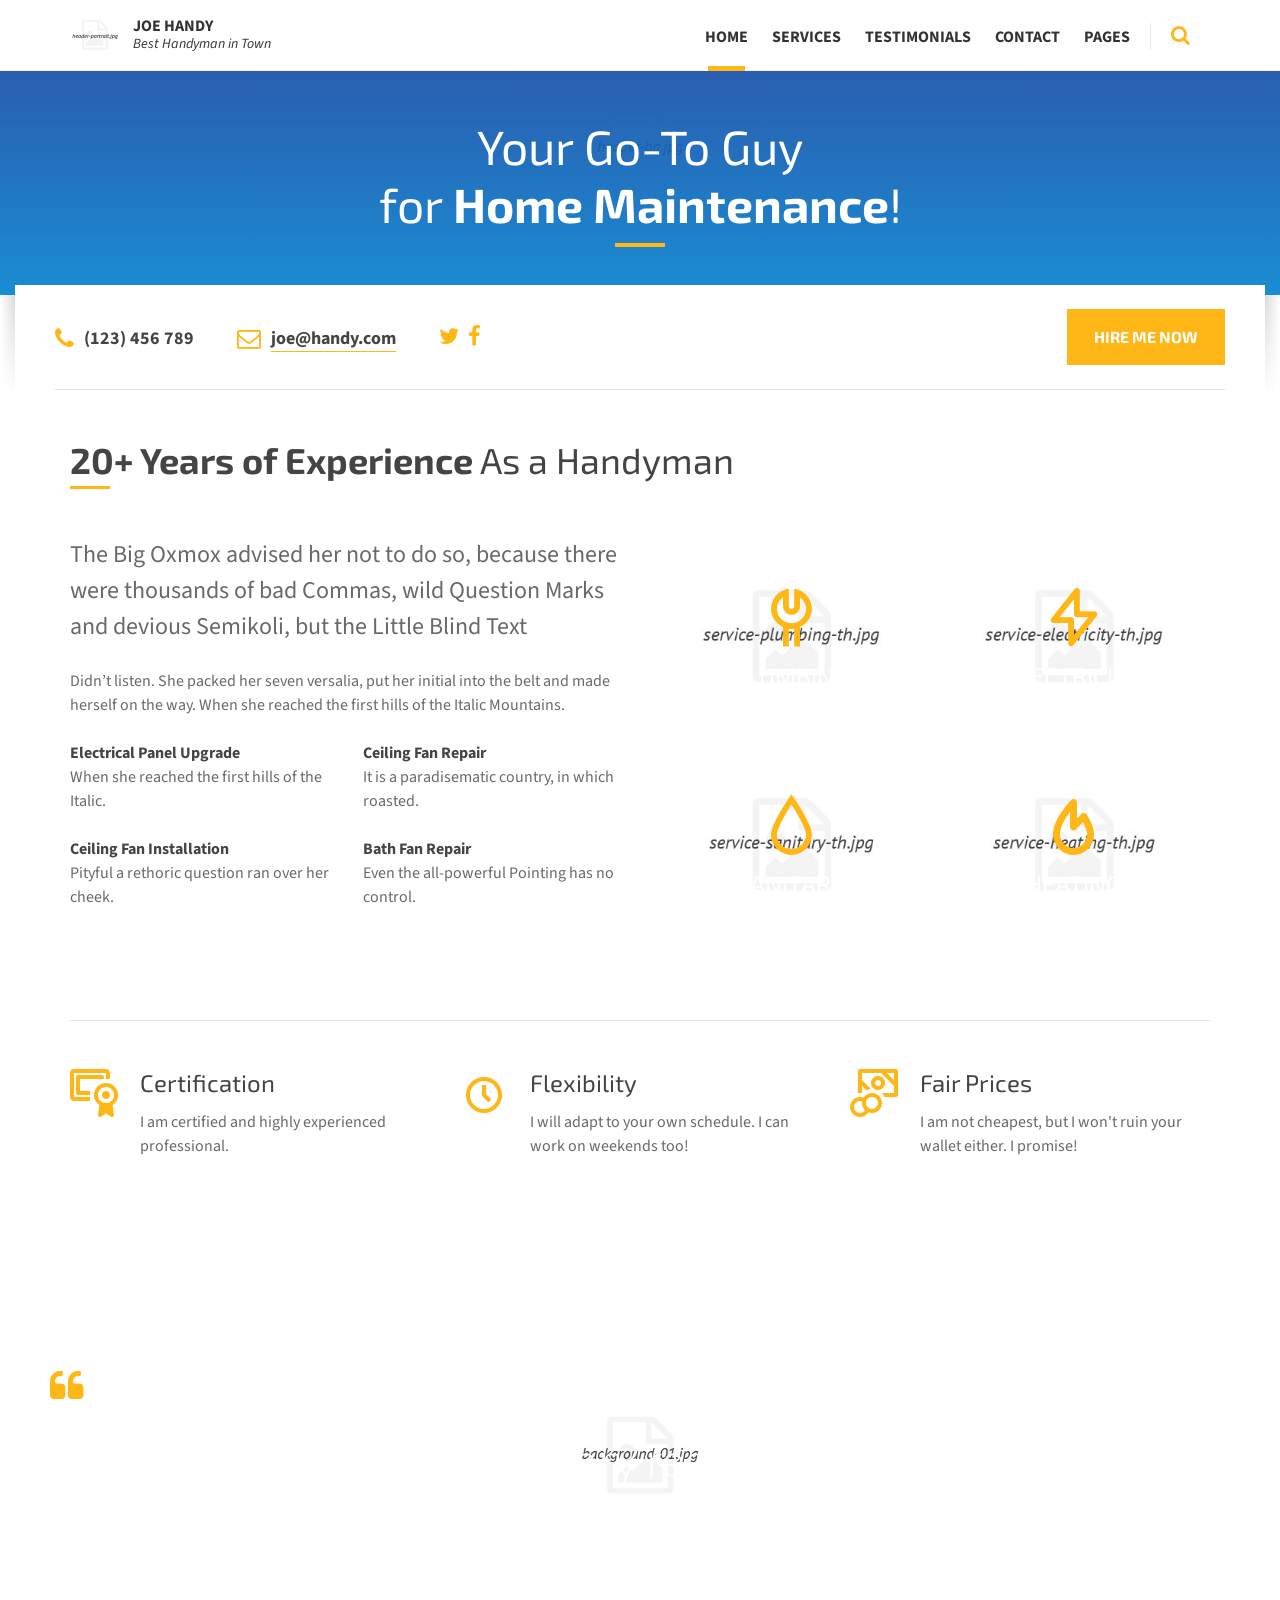
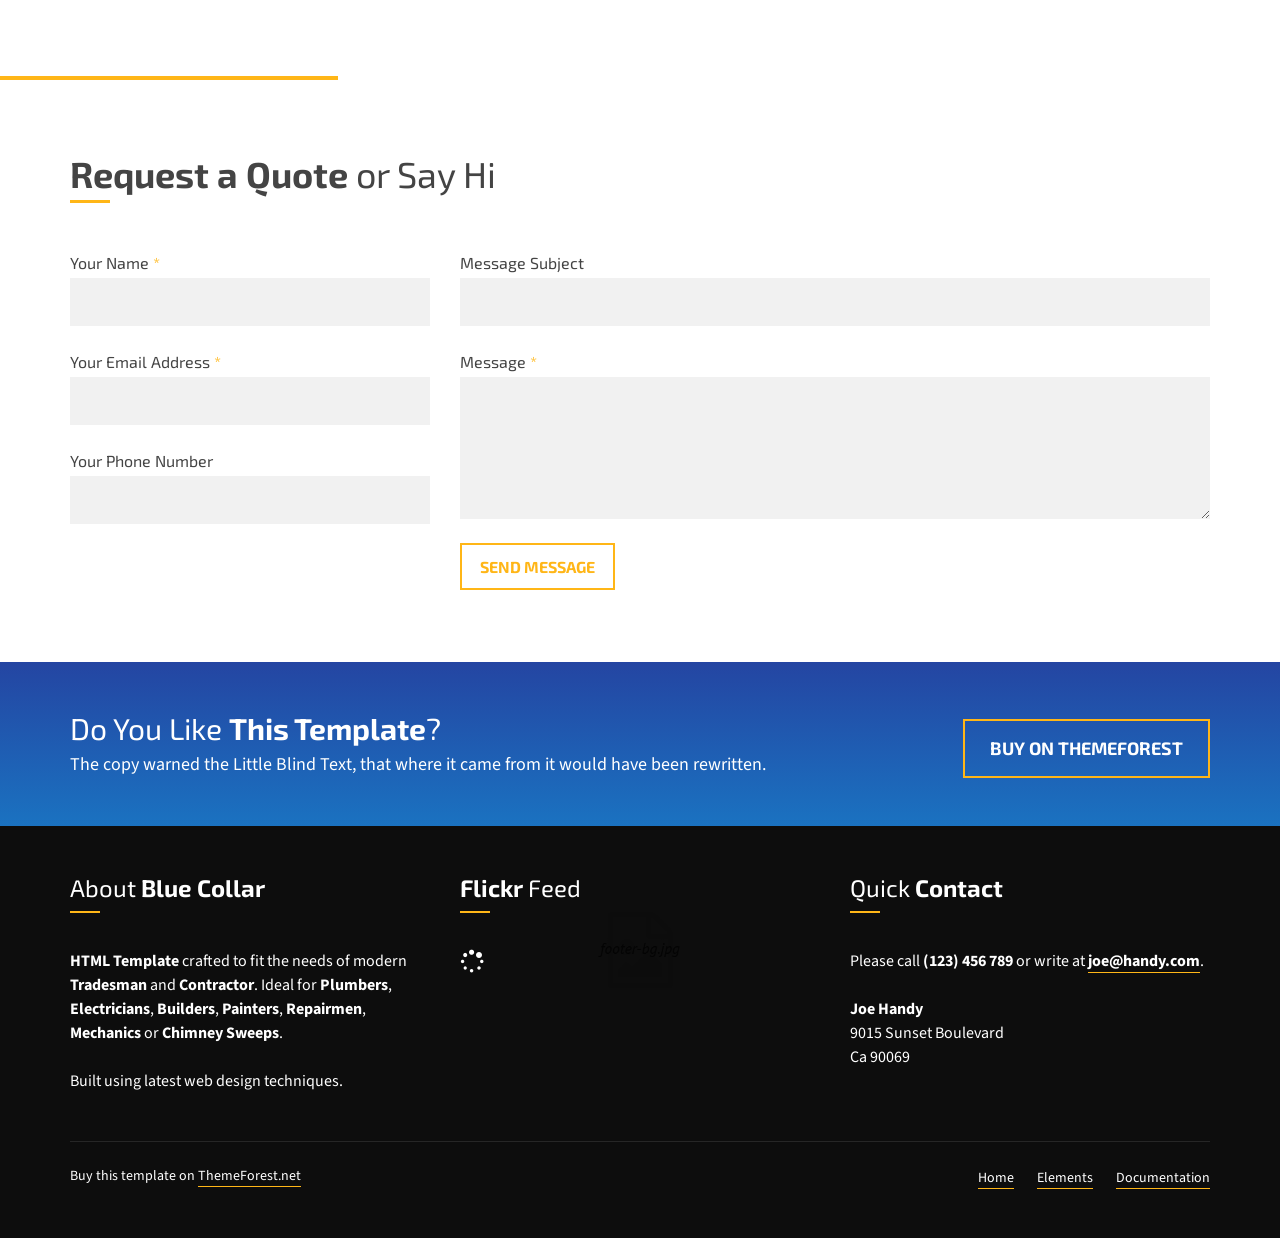
<file: Taskmaster/Taskmaster.Web/wwwroot/HTML/home-2.html>
﻿<!DOCTYPE html>
<html>
	<head>

		<meta http-equiv="content-type" content="text/html; charset=utf-8">
        <meta name="viewport" content="width=device-width, initial-scale=1.0">
        <title>Blue Collar - Handyman HTML Template</title>
        <link rel="shortcut icon" href="images/favicon.png">

		<!-- GOOGLE FONTS : begin -->
		<link href="http://fonts.googleapis.com/css?family=Source+Sans+Pro:300,400,700,300italic,400italic,700italic%7cExo+2:400,700&amp;subset=latin,latin-ext" rel="stylesheet" type="text/css">
		<!-- GOOGLE FONTS : end -->

        <!-- STYLESHEETS : begin -->
		<link rel="stylesheet" type="text/css" href="library/css/style.css">
        <link rel="stylesheet" type="text/css" href="library/css/skin/default.css">
		<link rel="stylesheet" type="text/css" href="library/css/custom.css">
		<!-- STYLESHEETS : end -->

        <!--[if lte IE 8]>
			<link rel="stylesheet" type="text/css" href="library/css/oldie.css">
			<script src="library/js/respond.min.js" type="text/javascript"></script>
        <![endif]-->
		<script src="library/js/modernizr.custom.min.js" type="text/javascript"></script>

	</head>
	<body class="m-fixed-header">

		<!-- WRAPPER : begin -->
		<div id="wrapper">

			<!-- HEADER : begin -->
			<header id="header">
				<div class="header-inner">
					<div class="container">

						<!-- HEADER BRANDING : begin -->
						<div class="header-branding">
							<div class="branding-inner">

								<!-- BRANDING LOGO : begin -->
								<div class="brading-logo">
									<a href="index.html"><img src="images/header-portrait.jpg" alt="Joe Handy"></a>
								</div>
								<!-- BRANDING LOGO : end -->

								<!-- BRANDING INFO : begin -->
								<div class="brading-info">
									<strong>Joe Handy</strong><br>
									<em>Best Handyman in Town</em>
								</div>
								<!-- BRANDING INFO : end -->

							</div>
						</div>
						<!-- HEADER BRANDING : end -->

						<!-- NAVIGATION TOGGLE : begin -->
						<button class="header-navigation-toggle" type="button"><i class="fa fa-bars"></i></button>
						<!-- NAVIGATION TOGGLE : end -->

						<!-- HEADER NAVIGATION : begin -->
						<div class="header-navigation">
							<div class="navigation-inner">

								<!-- HEADER MENU : begin -->
								<nav class="header-menu">
									<ul>
										<li class="m-active">
											<a href="#page-title">Home</a>
											<ul>
												<li><a href="index.html">Company Home</a></li>
												<li class="m-active"><a href="home-2.html">One Page Home</a></li>
											</ul>
										</li>
										<li>
											<a href="#services">Services</a>
										</li>
										<li>
											<a href="#testimonials">Testimonials</a>
										</li>
										<li><a href="#contact">Contact</a></li>
										<li>
											<a href="typography.html">Pages</a>
											<ul>
												<li><a href="index.html">Default Home</a></li>
												<li><a href="blog-list-masonry.html">Blog List</a></li>
												<li><a href="contact.html">Contact</a></li>
												<li><a href="about.html">About Us</a></li>
												<li><a href="typography.html">Typography</a></li>
												<li><a href="elements.html">Elements</a>
												<li><a href="404.html">Error 404</a></li>
												<li><a href="search-results.html">Search Results</a></li>
											</ul>
										</li>
									</ul>
								</nav>
								<!-- HEADER MENU : end -->

								<!-- HEADER SEARCH : begin -->
								<div class="header-search">
									<form action="search-results.html">
										<input class="search-input" type="text" placeholder="Search for...">
										<button class="search-submit" type="submit"><i class="fa fa-chevron-right"></i></button>
									</form>
									<button class="search-toggle" type="button"><i class="fa fa-search"></i></button>
								</div>
								<!-- HEADER SEARCH : end -->

							</div>
						</div>
						<!-- HEADER NAVIGATION : end -->

					</div>
				</div>
			</header>
			<!-- HEADER : end -->

			<!-- CORE : begin -->
			<div id="core">

				<!-- PAGE TITLE : begin -->
				<div id="page-title" class="m-parallax">

					<!-- PAGE TITLE TOP : begin -->
					<div class="page-title-top">
						<div class="page-title-top-inner">

							<!-- PAGE TITLE TEXT : begin -->
							<div class="page-title-text">
								<div class="container">
									<h1>Your Go-To Guy<br>for <strong>Home Maintenance</strong>!</h1>
								</div>
							</div>
							<!-- PAGE TITLE TEXT : end -->

						</div>
					</div>
					<!-- PAGE TITLE TOP : end -->

					<!-- PAGE TITLE BOTTOM : begin -->
					<div class="page-title-bottom">
						<div class="container">
							<div class="page-title-bottom-inner">
								<div class="page-title-bottom-inner2">

									<!-- PAGE TITLE BAR : begin -->
									<div class="page-title-bar">
										<div class="page-title-bar-inner">

											<ul class="page-title-bar-left">
												<li><i class="fa fa-phone"></i><strong>(123) 456 789</strong></li>
												<li><i class="fa fa-envelope-o"></i><strong><a href="#">joe@handy.com</a></strong></li>
												<li class="social">
													<ul>
														<li><a href="#"><i class="fa fa-twitter"></i></a></li>
														<li><a href="#"><i class="fa fa-facebook"></i></a></li>
													</ul>
												</li>
											</ul>

											<div class="page-title-bar-right">
												<a href="contact.html" class="c-button m-type-2 m-size-medium">Hire Me Now</a>
											</div>

										</div>
									</div>
									<!-- PAGE TITLE BAR : end -->

								</div>
							</div>
						</div>
					</div>
					<!-- PAGE TITLE BOTTOM : end -->

				</div>
				<!-- PAGE TITLE : end -->

				<!-- PAGE CONTENT : begin -->
				<div id="page-content">

					<!-- INTRO SECTION : begin -->
					<section id="services" class="c-section">
						<div class="section-inner">
							<div class="container">

								<h2><strong>20+ Years of Experience</strong> As a Handyman</h2>

								<div class="row">
									<div class="col-md-6">

										<p class="lead">The Big Oxmox advised her not to do so, because there were thousands of bad Commas, wild Question Marks and devious Semikoli, but the Little Blind Text</p>
										<p>Didn’t listen. She packed her seven versalia, put her initial into the belt and made herself on the way. When she reached the first hills of the Italic Mountains.</p>
										<div class="row">
											<div class="col-md-6">
												<dl>
													<dt>Electrical Panel Upgrade</dt>
													<dd>When she reached the first hills of the Italic.</dd>
													<dt>Ceiling Fan Installation</dt>
													<dd>Pityful a rethoric question ran over her cheek.</dd>
												</dl>
											</div>
											<div class="col-md-6">
												<dl>
													<dt>Ceiling Fan Repair</dt>
													<dd>It is a paradisematic country, in which roasted.</dd>
													<dt>Bath Fan Repair</dt>
													<dd>Even the all-powerful Pointing has no control.</dd>
												</dl>
											</div>
										</div>

									</div>
									<div class="col-md-6">

										<!-- SERVICE LIST : begin -->
										<ul class="c-service-list m-type-2 m-2-per-row">

											<!-- SERVICE : begin -->
											<li class="c-service m-type-2">
												<div class="service-inner">

													<div class="service-title" style="background-image: url( 'images/service-plumbing-th.jpg' );">
														<div><div><div>
															<span class="service-icon"><i class="im im-wrench"></i></span>
															<h3><a href="service-detail.html">Plumbing</a></h3>
														</div></div></div>
													</div>
													<div class="service-description">
														<div><div>
															<p>The Big Oxmox advised her not to do so, because there.</p>
															<p><a href="service-detail.html" class="c-button m-size-small">More Info</a></p>
														</div></div>
													</div>

												</div>
											</li>
											<!-- SERVICE : end -->

											<!-- SERVICE : begin -->
											<li class="c-service m-type-2">
												<div class="service-inner">

													<div class="service-title" style="background-image: url( 'images/service-electricity-th.jpg' );">
														<div><div><div>
															<span class="service-icon"><i class="im im-lightning-bolt"></i></span>
															<h3><a href="service-detail.html">Electricity</a></h3>
														</div></div></div>
													</div>
													<div class="service-description">
														<div><div>
															<p>A small river named Duden flows by their place and supplies.</p>
															<p><a href="service-detail.html" class="c-button m-size-small">More Info</a></p>
														</div></div>
													</div>

												</div>
											</li>
											<!-- SERVICE : end -->

											<!-- SERVICE : begin -->
											<li class="c-service m-type-2">
												<div class="service-inner">

													<div class="service-title" style="background-image: url( 'images/service-sanitary-th.jpg' );">
														<div><div><div>
															<span class="service-icon"><i class="im im-droplet"></i></span>
															<h3><a href="service-detail.html">Sanitary</a></h3>
														</div></div></div>
													</div>
													<div class="service-description">
														<div><div>
															<p>But nothing the copy said could convince her and so it.</p>
															<p><a href="service-detail.html" class="c-button m-size-small">More Info</a></p>
														</div></div>
													</div>

												</div>
											</li>
											<!-- SERVICE : end -->

											<!-- SERVICE : begin -->
											<li class="c-service m-type-2">
												<div class="service-inner">

													<div class="service-title" style="background-image: url( 'images/service-heating-th.jpg' );">
														<div><div><div>
															<span class="service-icon"><i class="im im-fire"></i></span>
															<h3><a href="service-detail.html">Heating</a></h3>
														</div></div></div>
													</div>
													<div class="service-description">
														<div><div>
															<p>She packed her seven versalia, put her initial into the belt.</p>
															<p><a href="service-detail.html" class="c-button m-size-small">More Info</a></p>
														</div></div>
													</div>

												</div>
											</li>
											<!-- SERVICE : end -->

										</ul>
										<!-- SERVICE LIST : end -->

									</div>
								</div>

								<hr class="c-divider m-size-medium">

								<!-- FEATURES : begin -->
								<div class="row">
									<div class="col-md-4">

										<!-- FEATURE : begin -->
										<div class="c-feature">
											<i class="feature-icon im im-license"></i>
											<h3 class="feature-title">Certification</h3>
											<div class="feature-text">
												<p>I am certified and highly experienced professional.</p>
											</div>
										</div>
										<!-- FEATURE : end -->

										<hr class="c-divider m-transparent hidden-lg hidden-md">

									</div>
									<div class="col-md-4">

										<!-- FEATURE : begin -->
										<div class="c-feature">
											<i class="feature-icon im im-clock2"></i>
											<h3 class="feature-title">Flexibility</h3>
											<div class="feature-text">
												<p>I will adapt to your own schedule. I can work on weekends too!</p>
											</div>
										</div>
										<!-- FEATURE : end -->

										<hr class="c-divider m-transparent hidden-lg hidden-md">

									</div>
									<div class="col-md-4">

										<!-- FEATURE : begin -->
										<div class="c-feature">
											<i class="feature-icon im im-cash"></i>
											<h3 class="feature-title">Fair Prices</h3>
											<div class="feature-text">
												<p>I am not cheapest, but I won't ruin your wallet either. I promise!</p>
											</div>
										</div>
										<!-- FEATURE : end -->

									</div>
								</div>
								<!-- FEATURES : end -->

							</div>
						</div>
					</section>
					<!-- INTRO SECTION : end -->

					<!-- SLIDER SECTION : begin -->
					<section id="testimonials" class="c-section">
						<div class="section-inner">

							<!-- SLIDER : begin -->
							<div class="c-slider m-parallax" data-autoplay="8000" style="background-image: url( 'images/background-01.jpg' );">
								<div class="slide-list">

									<!-- SLIDE 1 : begin -->
									<div class="slide">
										<div class="slide-bg">
											<div class="container">
												<div class="slide-inner">
													<div class="slide-content various-content valign-middle">

														<!-- TESTIMONIAL : begin -->
														<div class="c-testimonial">
															<blockquote>
																<p>A small river named Duden flows by their place and supplies it with the necessary regelialia.</p>
																<footer><cite><strong>Angela Lee</strong>, Lawyer</cite></footer>
															</blockquote>
														</div>
														<!-- TESTIMONIAL : end -->

													</div>
												</div>
											</div>
										</div>
									</div>
									<!-- SLIDE 1 : end -->

									<!-- SLIDE 2 : begin -->
									<div class="slide">
										<div class="slide-bg">
											<div class="container">
												<div class="slide-inner">
													<div class="slide-content various-content valign-middle">

														<!-- TESTIMONIAL : begin -->
														<div class="c-testimonial">
															<blockquote>
																<p>One day however a small line of blind text by the name of Lorem Ipsum decided.</p>
																<footer><cite><strong>Mick Neil</strong>, Landlord</cite></footer>
															</blockquote>
														</div>
														<!-- TESTIMONIAL : end -->

													</div>
												</div>
											</div>
										</div>
									</div>
									<!-- SLIDE 2 : end -->

									<!-- SLIDE 3 : begin -->
									<div class="slide">
										<div class="slide-bg">
											<div class="container">
												<div class="slide-inner">
													<div class="slide-content various-content valign-middle">

														<!-- TESTIMONIAL : begin -->
														<div class="c-testimonial">
															<blockquote>
																<p>The Big Oxmox advised her not to do so, because there were thousands.</p>
																<footer><cite><strong>Tommy Mars</strong>, Freelancer</cite></footer>
															</blockquote>
														</div>
														<!-- TESTIMONIAL : end -->

													</div>
												</div>
											</div>
										</div>
									</div>
									<!-- SLIDE 3 : end -->

								</div>
							</div>
							<!-- SLIDER : end -->

						</div>
					</section>
					<!-- SLIDER SECTION : end -->

					<!-- CONTACT SECTION : begin -->
					<section id="contact" class="c-section">
						<div class="section-inner">
							<div class="container">

								<h2><strong>Request a Quote</strong> or Say Hi</h2>

								<!-- CONTACT FORM : begin -->
								<form id="contact-form" class="default-form m-ajax-form" action="ajax/contact-form.php" method="post" >
									<input type="hidden" name="contact-form">

									<!-- FORM VALIDATION ERROR MESSAGE : begin -->
									<p class="c-alert-message m-warning m-validation-error" style="display: none;"><i class="ico fa fa-exclamation-circle"></i>Please fill in all required (*) fields.</p>
									<!-- FORM VALIDATION ERROR MESSAGE : end -->

									<!-- SENDING REQUEST ERROR MESSAGE : begin -->
									<p class="c-alert-message m-warning m-request-error" style="display: none;"><i class="ico fa fa-exclamation-circle"></i>There was a connection problem. Try again later.</p>
									<!-- SENDING REQUEST ERROR MESSAGE : end -->

									<div class="row">
										<div class="col-sm-4">

											<!-- NAME FIELD : begin -->
											<div class="form-field">
												<label for="contact-name">Your Name <span>*</span></label>
												<input id="contact-name" name="contact-name" class="m-required">
											</div>
											<!-- NAME FIELD : end -->

											<!-- EMAIL FIELD : begin -->
											<div class="form-field">
												<label for="contact-email">Your Email Address <span>*</span></label>
												<input id="contact-email" name="contact-email" class="m-required m-email">
											</div>
											<p style="display: none;">
												<label for="contact-email-hp">Re Email Address</label>
												<input id="contact-email-hp" name="contact-email-hp">
											</p>
											<!-- EMAIL FIELD : end -->

											<!-- PHONE FIELD : begin -->
											<div class="form-field">
												<label for="contact-phone">Your Phone Number</label>
												<input id="contact-phone" name="contact-phone">
											</div>
											<!-- PHONE FIELD : end -->

										</div>
										<div class="col-sm-8">

											<!-- SUBJECT FIELD : begin -->
											<div class="form-field">
												<label for="contact-subject">Message Subject</label>
												<input id="contact-subject" name="contact-subject">
											</div>
											<!-- SUBJECT FIELD : end -->

											<!-- MESSAGE FIELD : begin -->
											<div class="form-field">
												<label for="contact-message">Message <span>*</span></label>
												<textarea id="contact-message" name="contact-message" class="m-required"></textarea>
											</div>
											<!-- MESSAGE FIELD : end -->

											<!-- SUBMIT BUTTON : begin -->
											<div class="form-field">
												<button class="submit-btn c-button" type="submit" data-label="Send Message" data-loading-label="Sending...">Send Message</button>
											</div>
											<!-- SUBMIT BUTTON : end -->

										</div>
									</div>

								</form>
								<!-- CONTACT FORM : end -->

							</div>
						</div>
					</section>
					<!-- CONTACT SECTION : end -->

				</div>
				<!-- PAGE CONTENT : end -->

			</div>
			<!-- CORE : end -->

			<!-- FOOTER : begin -->
			<div id="footer" class="m-parallax">

				<!-- FOOTER TOP : begin -->
				<div class="footer-top">
					<div class="footer-top-inner">
						<div class="container">

							<!-- CTA MESSAGE : begin -->
							<div class="c-cta-message m-has-button">
								<div class="cta-inner">
									<h2>Do You Like <strong>This Template</strong>?</h2>
									<p>The copy warned the Little Blind Text, that where it came from it would have been rewritten.</p>
									<p class="cta-button"><a href="http://themeforest.net/user/LSVRthemes/portfolio?ref=LSVRthemes" class="c-button m-size-medium">Buy On ThemeForest</a></p>
								</div>
							</div>
							<!-- CTA MESSAGE : end -->

						</div>
					</div>
				</div>
				<!-- FOOTER TOP : end -->

				<!-- FOOTER INNER : begin -->
				<div class="footer-inner">
					<div class="container">

						<!-- BOTTOM PANEL : begin -->
						<div id="bottom-panel">
							<div class="row">
								<div class="col-md-4">

									<!-- TEXT WIDGET : begin -->
									<div class="widget text-widget">
										<div class="widget-inner">
											<h3 class="widget-title">About <strong>Blue Collar</strong></h3>
											<div class="widget-content">

												<p><strong>HTML Template</strong>
												crafted to fit the needs of modern <strong>Tradesman</strong> and <strong>Contractor</strong>.
												Ideal for <strong>Plumbers</strong>, <strong>Electricians</strong>, <strong>Builders</strong>,
												<strong>Painters</strong>, <strong>Repairmen</strong>, <strong>Mechanics</strong> or <strong>Chimney Sweeps</strong>.</p>
												<p>Built using latest web design techniques.</p>

											</div>
										</div>
									</div>
									<!-- TEXT WIDGET : end -->

									<hr class="c-divider hidden-lg hidden-md">

								</div>
								<div class="col-md-4">

									<!-- FLICKR WIDGET : begin -->
									<div class="widget flickr-widget" data-id="88230091@N08" data-limit="7">
										<div class="widget-inner">
											<h3 class="widget-title"><strong>Flickr</strong> Feed</h3>
											<div class="widget-content">

												<div class="c-loading-anim"><i class="fa fa-spinner fa-spin"></i></div>
												<div class="widget-feed"></div>

											</div>
										</div>
									</div>
									<!-- FLICKR WIDGET : end -->

									<hr class="c-divider hidden-lg hidden-md">

								</div>
								<div class="col-md-4">

									<!-- TEXT WIDGET (CONTACT) : begin -->
									<div class="widget text-widget">
										<div class="widget-inner">
											<h3 class="widget-title">Quick <strong>Contact</strong></h3>
											<div class="widget-content">

												<p>Please call <strong>(123) 456 789</strong> or write at <strong><a href="#">joe@handy.com</a></strong>.</p>
												<p><strong>Joe Handy</strong><br>
												9015 Sunset Boulevard<br>
												Ca 90069</p>

											</div>
										</div>
									</div>
									<!-- TEXT WIDGET (CONTACT) : end -->

								</div>
							</div>
						</div>
						<!-- BOTTOM PANEL : end -->

						<div class="row">
							<div class="col-md-6 col-md-push-6">

								<!-- FOOTER MENU : begin -->
								<nav class="footer-menu">
									<ul>
										<li><a href="index.html">Home</a></li>
										<li><a href="elements.html">Elements</a></li>
										<li><a href="http://demos.lsvr.sk/bluecollar.html/documentation/">Documentation</a></li>
									</ul>
								</nav>
								<!-- FOOTER MENU : end -->

							</div>
							<div class="col-md-6 col-md-pull-6">

								<!-- FOOTER TEXT : begin -->
								<div class="footer-text">
									<p>Buy this template on <a href="http://themeforest.net/user/LSVRthemes/portfolio?ref=LSVRthemes">ThemeForest.net</a></p>
								</div>
								<!-- FOOTER TEXT : end -->

							</div>
						</div>

					</div>
				</div>
				<!-- FOOTER INNER : end -->

			</div>
			<!-- FOOTER : end -->

		</div>
		<!-- WRAPPER : END -->

		<!-- SCRIPTS : begin -->
		<script src="library/js/jquery-1.9.1.min.js" type="text/javascript"></script>
		<script src="library/js/third-party.js" type="text/javascript"></script>
		<script src="library/js/library.js" type="text/javascript"></script>
		<script src="library/js/scripts.js" type="text/javascript"></script>
		<!-- SCRIPTS : end -->

	</body>
</html>
</file>
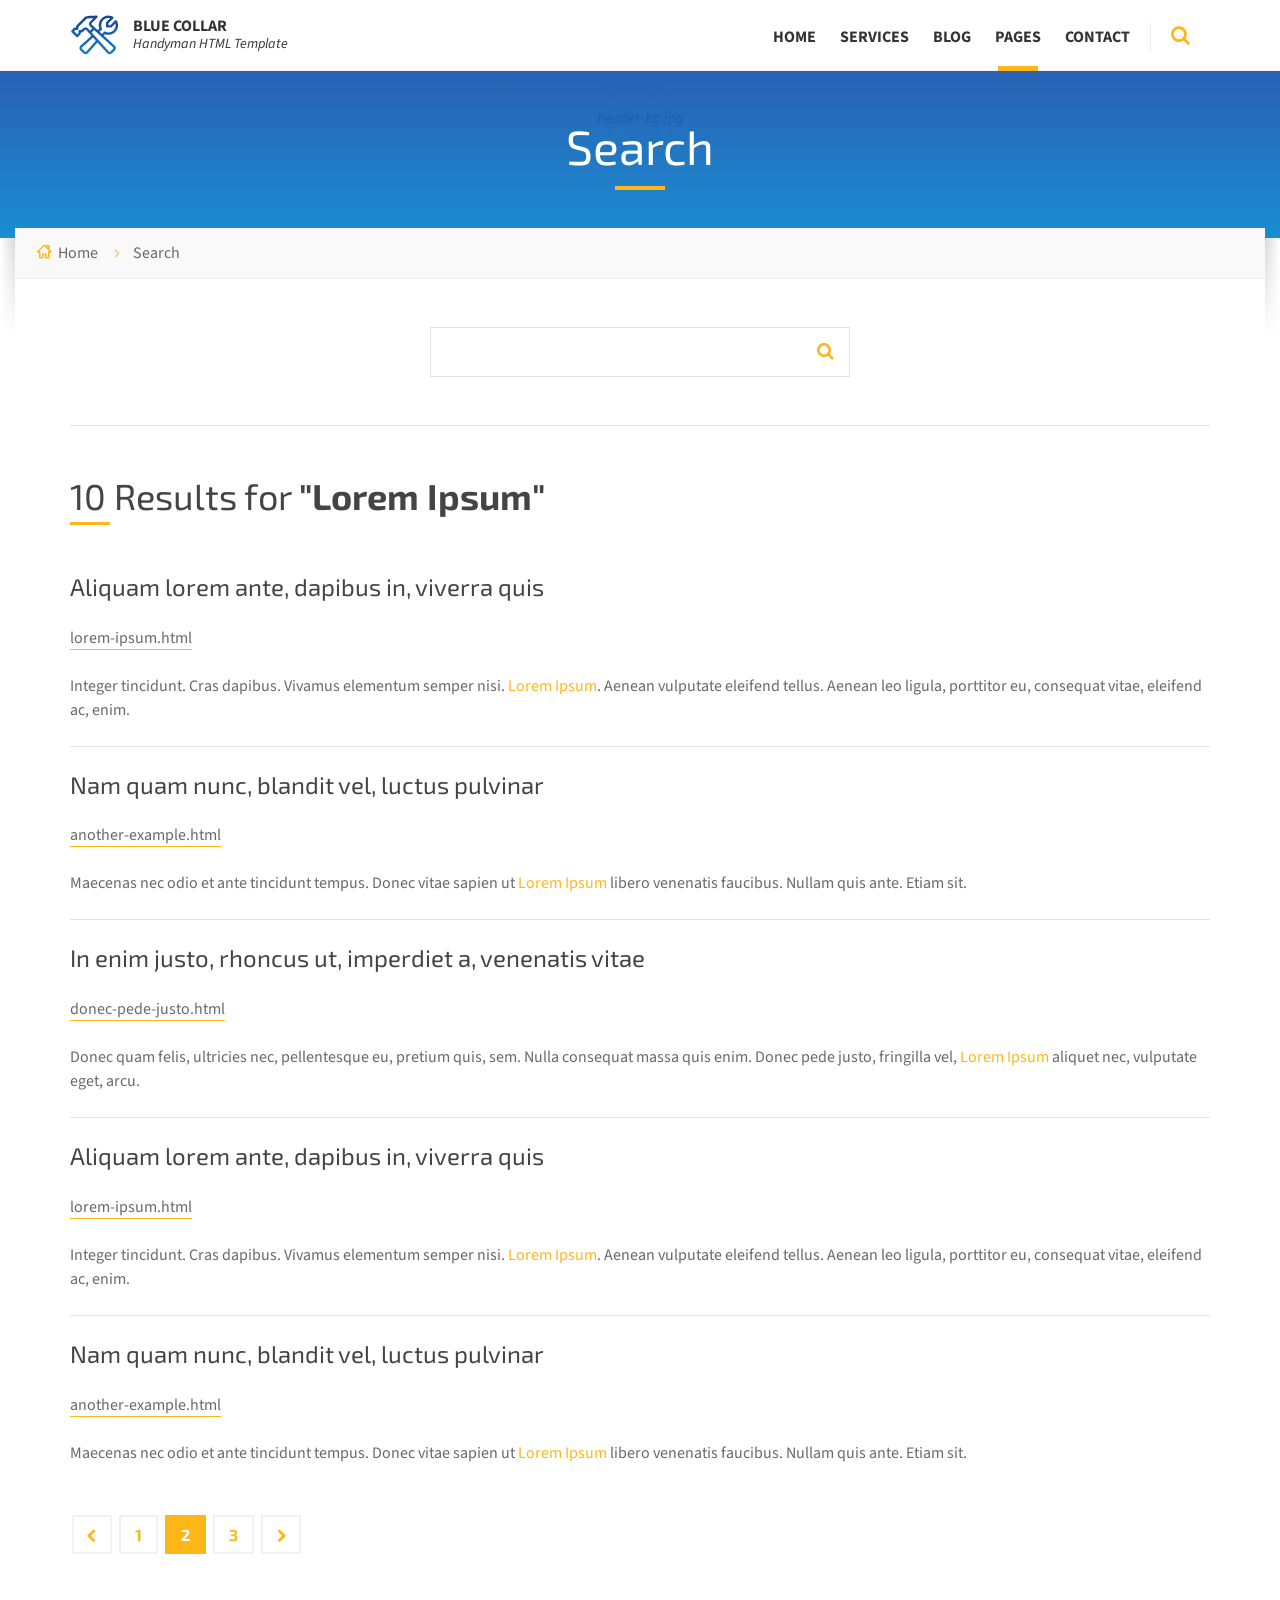
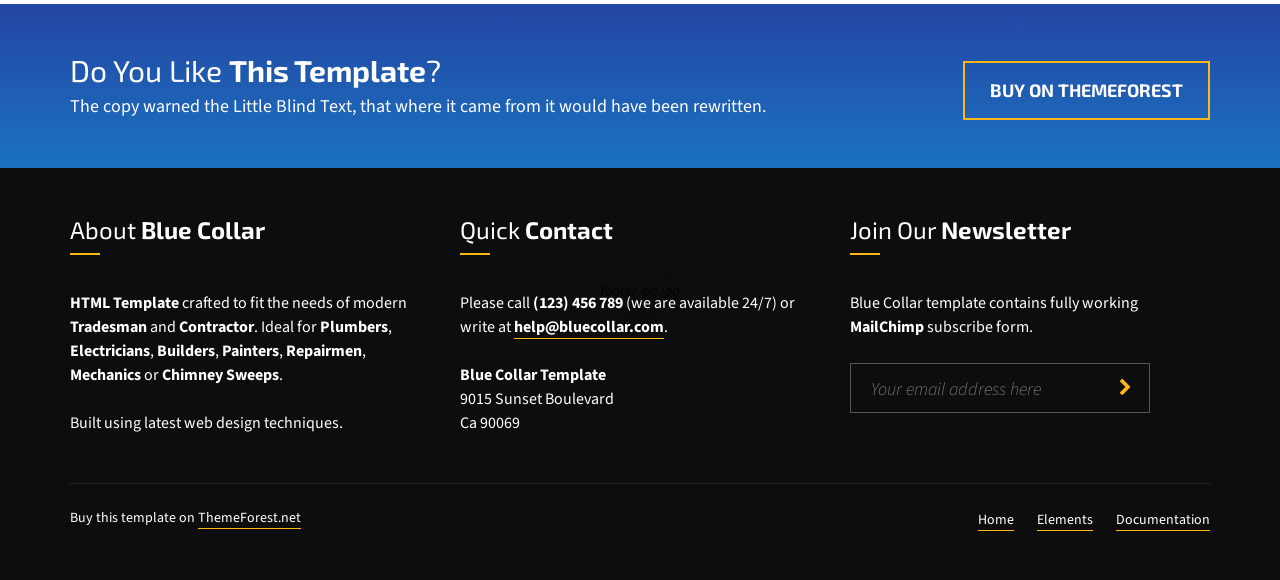
<file: Taskmaster/Taskmaster.Web/wwwroot/HTML/search-results.html>
﻿<!DOCTYPE html>
<html>
	<head>

		<meta http-equiv="content-type" content="text/html; charset=utf-8">
        <meta name="viewport" content="width=device-width, initial-scale=1.0">
        <title>Blue Collar - Handyman HTML Template</title>
        <link rel="shortcut icon" href="images/favicon.png">

		<!-- GOOGLE FONTS : begin -->
		<link href="http://fonts.googleapis.com/css?family=Source+Sans+Pro:300,400,700,300italic,400italic,700italic%7cExo+2:400,700&amp;subset=latin,latin-ext" rel="stylesheet" type="text/css">
		<!-- GOOGLE FONTS : end -->

        <!-- STYLESHEETS : begin -->
		<link rel="stylesheet" type="text/css" href="library/css/style.css">
        <link rel="stylesheet" type="text/css" href="library/css/skin/default.css">
		<link rel="stylesheet" type="text/css" href="library/css/custom.css">
		<!-- STYLESHEETS : end -->

        <!--[if lte IE 8]>
			<link rel="stylesheet" type="text/css" href="library/css/oldie.css">
			<script src="library/js/respond.min.js" type="text/javascript"></script>
        <![endif]-->
		<script src="library/js/modernizr.custom.min.js" type="text/javascript"></script>

	</head>
	<body class="m-fixed-header">

		<!-- WRAPPER : begin -->
		<div id="wrapper">

			<!-- HEADER : begin -->
			<header id="header">
				<div class="header-inner">
					<div class="container">

						<!-- HEADER BRANDING : begin -->
						<div class="header-branding">
							<div class="branding-inner">

								<!-- BRANDING LOGO : begin -->
								<div class="brading-logo">
									<a href="index.html"><img src="images/logo.png" data-hires="images/logo.2x.png" alt="Blue Collar"></a>
								</div>
								<!-- BRANDING LOGO : end -->

								<!-- BRANDING INFO : begin -->
								<div class="brading-info">
									<strong>Blue Collar</strong><br>
									<em>Handyman HTML Template</em>
								</div>
								<!-- BRANDING INFO : end -->

							</div>
						</div>
						<!-- HEADER BRANDING : end -->

						<!-- NAVIGATION TOGGLE : begin -->
						<button class="header-navigation-toggle" type="button"><i class="fa fa-bars"></i></button>
						<!-- NAVIGATION TOGGLE : end -->

						<!-- HEADER NAVIGATION : begin -->
						<div class="header-navigation">
							<div class="navigation-inner">

								<!-- HEADER MENU : begin -->
								<nav class="header-menu">
									<ul>
										<li>
											<a href="index.html">Home</a>
											<ul>
												<li><a href="index.html">Company Home</a></li>
												<li><a href="home-2.html">One Page Home</a></li>
											</ul>
										</li>
										<li>
											<a href="service-list.html">Services</a>
											<ul>
												<li><a href="service-list.html">Service List</a></li>
												<li><a href="service-detail.html">Service Detail</a></li>
											</ul>
										</li>
										<li>
											<a href="blog-list-masonry.html">Blog</a>
											<ul>
												<li><a href="blog-list-masonry.html">Blog List Masonry</a></li>
												<li><a href="blog-list-classic.html">Blog List Classic</a></li>
												<li><a href="blog-detail.html">Blog Detail</a></li>
											</ul>
										</li>
										<li class="m-active">
											<a href="typography.html">Pages</a>
											<ul>
												<li><a href="about.html">About Us</a></li>
												<li><a href="typography.html">Typography</a></li>
												<li><a href="elements.html">Elements</a>
												<li><a href="404.html">Error 404</a></li>
												<li class="m-active"><a href="search-results.html">Search Results</a></li>
											</ul>
										</li>
										<li><a href="contact.html">Contact</a></li>
									</ul>
								</nav>
								<!-- HEADER MENU : end -->

								<!-- HEADER SEARCH : begin -->
								<div class="header-search">
									<form action="search-results.html">
										<input class="search-input" type="text" placeholder="Search for...">
										<button class="search-submit" type="submit"><i class="fa fa-chevron-right"></i></button>
									</form>
									<button class="search-toggle" type="button"><i class="fa fa-search"></i></button>
								</div>
								<!-- HEADER SEARCH : end -->

							</div>
						</div>
						<!-- HEADER NAVIGATION : end -->

					</div>
				</div>
			</header>
			<!-- HEADER : end -->

			<!-- CORE : begin -->
			<div id="core">

				<!-- PAGE TITLE : begin -->
				<div id="page-title" class="m-parallax">

					<!-- PAGE TITLE TOP : begin -->
					<div class="page-title-top">
						<div class="page-title-top-inner">

							<!-- PAGE TITLE TEXT : begin -->
							<div class="page-title-text">
								<div class="container">
									<h1>Search</h1>
								</div>
							</div>
							<!-- PAGE TITLE TEXT : end -->

						</div>
					</div>
					<!-- PAGE TITLE TOP : end -->

					<!-- PAGE TITLE BOTTOM : begin -->
					<div class="page-title-bottom">
						<div class="container">
							<div class="page-title-bottom-inner">
								<div class="page-title-bottom-inner2">

									<!-- PAGE TITLE BREADCRUMBS : begin -->
									<div class="page-title-breadcrumbs">
										<ul>
											<li><a href="index.html">Home</a></li>
											<li>Search</li>
										</ul>
									</div>
									<!-- PAGE TITLE BREADCRUMBS : end -->

								</div>
							</div>
						</div>
					</div>
					<!-- PAGE TITLE BOTTOM : end -->

				</div>
				<!-- PAGE TITLE : end -->

				<div class="container">

					<!-- PAGE CONTENT : begin -->
					<div id="page-content">

						<!-- SEARCH RESULTS PAGE : begin -->
						<div class="search-results-page">

							<!-- SEARCH FORM : begin -->
							<form class="c-search-form" action="search-results.html">
								<div class="form-fields">
									<input type="text" data-placeholder="Lorem Ipsum">
									<button type="submit"><i class="fa fa-search"></i></button>
								</div>
							</form>
							<!-- SEARCH FORM : end -->

							<hr class="c-divider m-size-medium">

							<h2>10 Results for <strong>"Lorem Ipsum"</strong></h2>

							<!-- RESULT ITEM : begin -->
							<h3 class="item-title">Aliquam lorem ante, dapibus in, viverra quis</h3>
							<p class="item-link"><a href="#">lorem-ipsum.html</a></p>
							<div class="item-text various-content">
								<p>Integer tincidunt. Cras dapibus. Vivamus elementum semper nisi. <span class="search-query">Lorem Ipsum</span>. Aenean vulputate eleifend tellus. Aenean leo ligula, porttitor eu, consequat vitae, eleifend ac, enim.</p>
							</div>
							<!-- RESULT ITEM : end -->

							<hr class="c-divider">

							<!-- RESULT ITEM : begin -->
							<h3 class="item-title">Nam quam nunc, blandit vel, luctus pulvinar</h3>
							<p class="item-link"><a href="#">another-example.html</a></p>
							<div class="item-text various-content">
								<p>Maecenas nec odio et ante tincidunt tempus. Donec vitae sapien ut <span class="search-query">Lorem Ipsum</span> libero venenatis faucibus. Nullam quis ante. Etiam sit.</p>
							</div>
							<!-- RESULT ITEM : end -->

							<hr class="c-divider">

							<!-- RESULT ITEM : begin -->
							<h3 class="item-title">In enim justo, rhoncus ut, imperdiet a, venenatis vitae</h3>
							<p class="item-link"><a href="#">donec-pede-justo.html</a></p>
							<div class="item-text various-content">
								<p>Donec quam felis, ultricies nec, pellentesque eu, pretium quis, sem. Nulla consequat massa quis enim. Donec pede justo, fringilla vel, <span class="search-query">Lorem Ipsum</span> aliquet nec, vulputate eget, arcu.</p>
							</div>
							<!-- RESULT ITEM : end -->

							<hr class="c-divider">

							<!-- RESULT ITEM : begin -->
							<h3 class="item-title">Aliquam lorem ante, dapibus in, viverra quis</h3>
							<p class="item-link"><a href="#">lorem-ipsum.html</a></p>
							<div class="item-text various-content">
								<p>Integer tincidunt. Cras dapibus. Vivamus elementum semper nisi. <span class="search-query">Lorem Ipsum</span>. Aenean vulputate eleifend tellus. Aenean leo ligula, porttitor eu, consequat vitae, eleifend ac, enim.</p>
							</div>
							<!-- RESULT ITEM : end -->

							<hr class="c-divider">

							<!-- RESULT ITEM : begin -->
							<h3 class="item-title">Nam quam nunc, blandit vel, luctus pulvinar</h3>
							<p class="item-link"><a href="#">another-example.html</a></p>
							<div class="item-text various-content">
								<p>Maecenas nec odio et ante tincidunt tempus. Donec vitae sapien ut <span class="search-query">Lorem Ipsum</span> libero venenatis faucibus. Nullam quis ante. Etiam sit.</p>
							</div>
							<!-- RESULT ITEM : end -->

							<!-- PAGINATION : begin -->
							<div class="c-pagination">
								<ul>
									<li class="pagination-prev"><a href="#" class="c-button m-outline"><i class="fa fa-chevron-left"></i></a></li>
									<li><a href="#" class="c-button m-outline">1</a></li>
									<li class="m-active"><a href="#" class="c-button m-outline">2</a></li>
									<li><a href="#" class="c-button m-outline">3</a></li>
									<li class="pagination-next"><a href="#" class="c-button m-outline"><i class="fa fa-chevron-right"></i></a></li>
								</ul>
							</div>
							<!-- PAGINATION : end -->

						</div>
						<!-- SEARCH RESULTS PAGE : end -->

					</div>
					<!-- PAGE CONTENT : end -->

				</div>

			</div>
			<!-- CORE : end -->

			<!-- FOOTER : begin -->
			<div id="footer" class="m-parallax">

				<!-- FOOTER TOP : begin -->
				<div class="footer-top">
					<div class="footer-top-inner">
						<div class="container">

							<!-- CTA MESSAGE : begin -->
							<div class="c-cta-message m-has-button">
								<div class="cta-inner">
									<h2>Do You Like <strong>This Template</strong>?</h2>
									<p>The copy warned the Little Blind Text, that where it came from it would have been rewritten.</p>
									<p class="cta-button"><a href="http://themeforest.net/user/LSVRthemes/portfolio?ref=LSVRthemes" class="c-button m-size-medium">Buy On ThemeForest</a></p>
								</div>
							</div>
							<!-- CTA MESSAGE : end -->

						</div>
					</div>
				</div>
				<!-- FOOTER TOP : end -->

				<!-- FOOTER INNER : begin -->
				<div class="footer-inner">
					<div class="container">

						<!-- BOTTOM PANEL : begin -->
						<div id="bottom-panel">
							<div class="row">
								<div class="col-md-4">

									<!-- TEXT WIDGET : begin -->
									<div class="widget text-widget">
										<div class="widget-inner">
											<h3 class="widget-title">About <strong>Blue Collar</strong></h3>
											<div class="widget-content">

												<p><strong>HTML Template</strong>
												crafted to fit the needs of modern <strong>Tradesman</strong> and <strong>Contractor</strong>.
												Ideal for <strong>Plumbers</strong>, <strong>Electricians</strong>, <strong>Builders</strong>,
												<strong>Painters</strong>, <strong>Repairmen</strong>, <strong>Mechanics</strong> or <strong>Chimney Sweeps</strong>.</p>
												<p>Built using latest web design techniques.</p>

											</div>
										</div>
									</div>
									<!-- TEXT WIDGET : end -->

									<hr class="c-divider hidden-lg hidden-md">

								</div>
								<div class="col-md-4">

									<!-- TEXT WIDGET (CONTACT) : begin -->
									<div class="widget text-widget">
										<div class="widget-inner">
											<h3 class="widget-title">Quick <strong>Contact</strong></h3>
											<div class="widget-content">

												<p>Please call <strong>(123) 456 789</strong> (we are available 24/7) or write at <strong><a href="#">help@bluecollar.com</a></strong>.</p>
												<p><strong>Blue Collar Template</strong><br>
												9015 Sunset Boulevard<br>
												Ca 90069</p>

											</div>
										</div>
									</div>
									<!-- TEXT WIDGET (CONTACT) : end -->

									<hr class="c-divider hidden-lg hidden-md">

								</div>
								<div class="col-md-4">

									<!-- SUBSCRIBE WIDGET : begin -->
									<div class="widget subscribe-widget">
										<div class="widget-inner">
											<h3 class="widget-title">Join Our <strong>Newsletter</strong></h3>
											<div class="widget-content">

												<p>Blue Collar template contains fully working <strong>MailChimp</strong> subscribe form.</p>

												<form class="subscribe-widget-form" action="http://lsvr.us14.list-manage.com/subscribe/post-json?u=8291218baaf54ddfd7dbc6016&id=f3e5d696dc&c=?" method="get">

													<!-- VALIDATION ERROR MESSAGE : begin -->
													<p style="display: none;" class="c-alert-message m-warning m-validation-error"><i class="ico fa fa-exclamation-circle"></i>Email address is required.</p>
													<!-- VALIDATION ERROR MESSAGE : end -->

													<!-- SENDING REQUEST ERROR MESSAGE : begin -->
													<p style="display: none;" class="c-alert-message m-warning m-request-error"><i class="ico fa fa-exclamation-circle"></i>There was a connection problem. Try again later.</p>
													<!-- SENDING REQUEST ERROR MESSAGE : end -->

													<!-- SUCCESS MESSAGE : begin -->
													<p style="display: none;" class="c-alert-message m-success"><i class="ico fa fa-check-circle"></i><strong>Sent successfully.</strong></p>
													<!-- SUCCESS MESSAGE : end -->

													<div class="input-box">
														<input class="email-input m-required m-email" name="EMAIL" type="text" placeholder="Your email address here" title="Your email address here">
														<button class="submit-btn" type="submit" title="Subscribe"><i class="fa fa-chevron-right"></i></button>
													</div>

												</form>

											</div>
										</div>
									</div>
									<!-- SUBSCRIBE WIDGET : end -->

								</div>
							</div>
						</div>
						<!-- BOTTOM PANEL : end -->

						<div class="row">
							<div class="col-md-6 col-md-push-6">

								<!-- FOOTER MENU : begin -->
								<nav class="footer-menu">
									<ul>
										<li><a href="index.html">Home</a></li>
										<li><a href="elements.html">Elements</a></li>
										<li><a href="http://demos.lsvr.sk/bluecollar.html/documentation/">Documentation</a></li>
									</ul>
								</nav>
								<!-- FOOTER MENU : end -->

							</div>
							<div class="col-md-6 col-md-pull-6">

								<!-- FOOTER TEXT : begin -->
								<div class="footer-text">
									<p>Buy this template on <a href="http://themeforest.net/user/LSVRthemes/portfolio?ref=LSVRthemes">ThemeForest.net</a></p>
								</div>
								<!-- FOOTER TEXT : end -->

							</div>
						</div>

					</div>
				</div>
				<!-- FOOTER INNER : end -->

			</div>
			<!-- FOOTER : end -->

		</div>
		<!-- WRAPPER : END -->

		<!-- SCRIPTS : begin -->
		<script src="library/js/jquery-1.9.1.min.js" type="text/javascript"></script>
		<script src="library/js/third-party.js" type="text/javascript"></script>
		<script src="library/js/library.js" type="text/javascript"></script>
		<script src="library/js/scripts.js" type="text/javascript"></script>
		<!-- SCRIPTS : end -->

	</body>
</html>
</file>
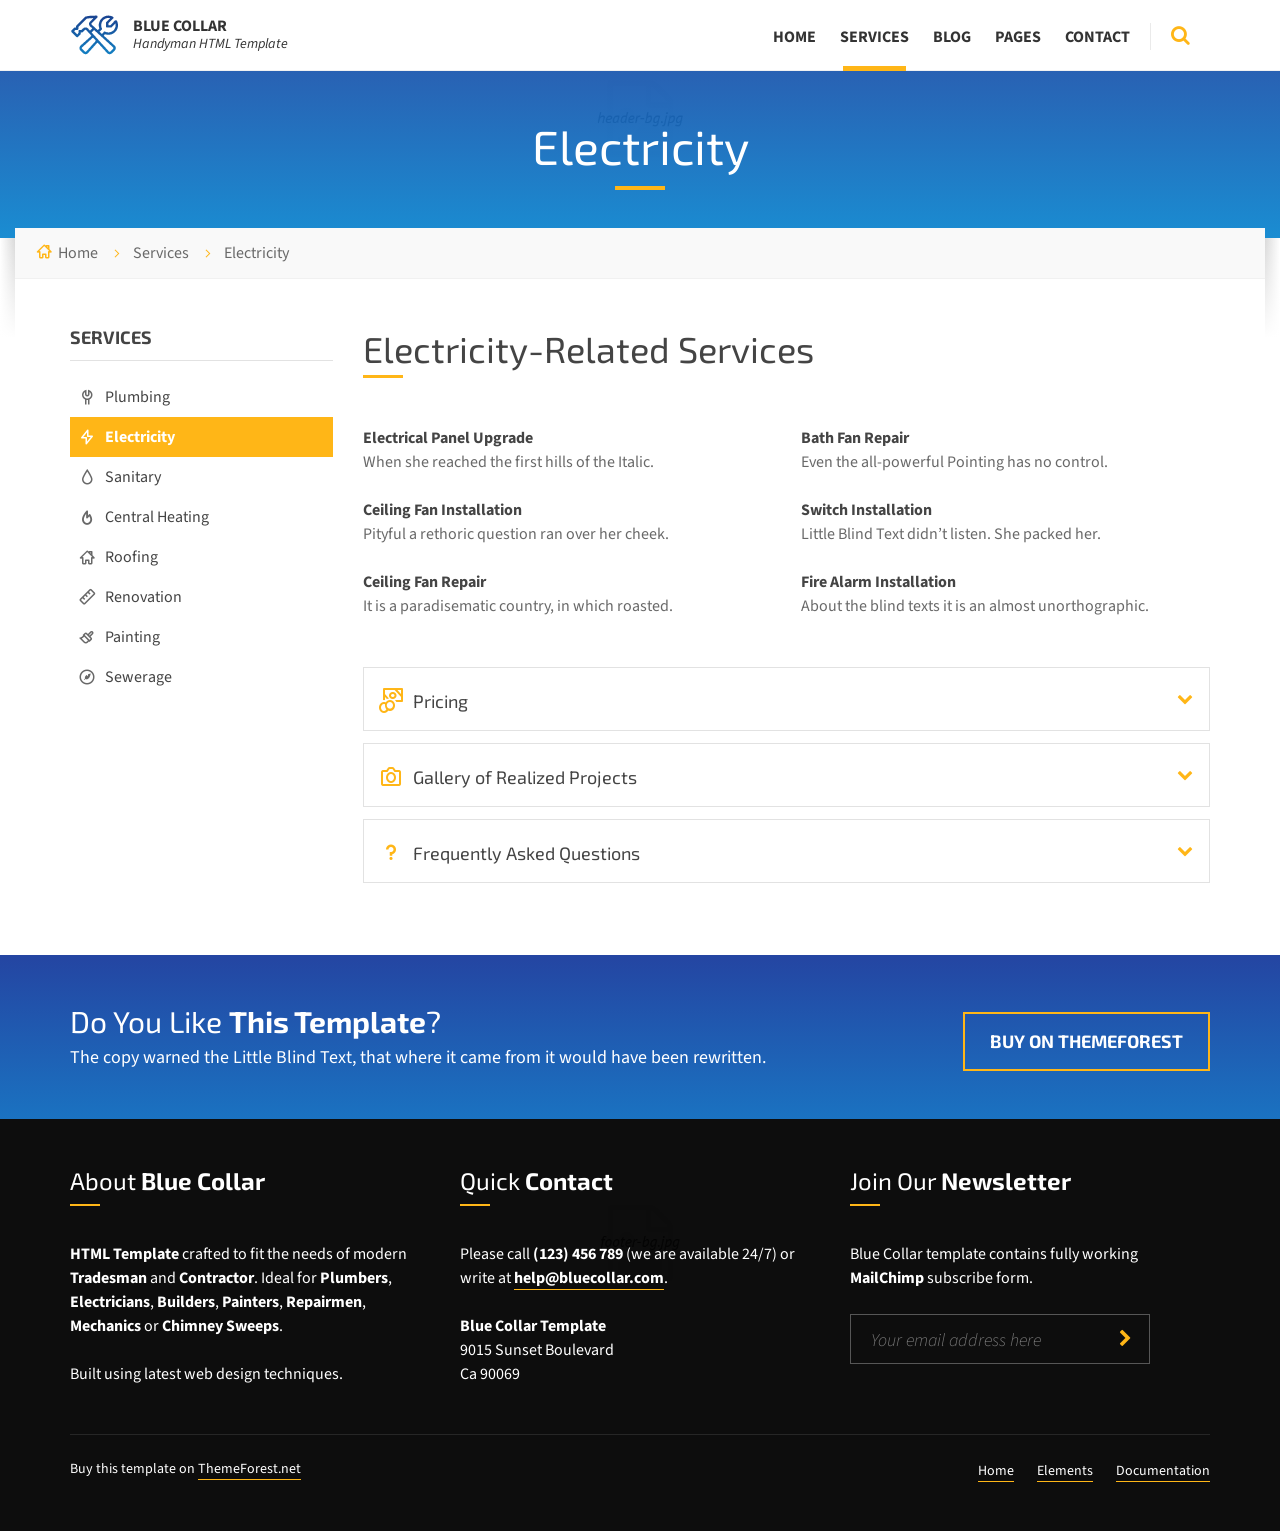
<file: Taskmaster/Taskmaster.Web/wwwroot/HTML/service-detail.html>
﻿<!DOCTYPE html>
<html>
	<head>

		<meta http-equiv="content-type" content="text/html; charset=utf-8">
        <meta name="viewport" content="width=device-width, initial-scale=1.0">
        <title>Blue Collar - Handyman HTML Template</title>
        <link rel="shortcut icon" href="images/favicon.png">

		<!-- GOOGLE FONTS : begin -->
		<link href="http://fonts.googleapis.com/css?family=Source+Sans+Pro:300,400,700,300italic,400italic,700italic%7cExo+2:400,700&amp;subset=latin,latin-ext" rel="stylesheet" type="text/css">
		<!-- GOOGLE FONTS : end -->

        <!-- STYLESHEETS : begin -->
		<link rel="stylesheet" type="text/css" href="library/css/style.css">
        <link rel="stylesheet" type="text/css" href="library/css/skin/default.css">
		<link rel="stylesheet" type="text/css" href="library/css/custom.css">
		<!-- STYLESHEETS : end -->

        <!--[if lte IE 8]>
			<link rel="stylesheet" type="text/css" href="library/css/oldie.css">
			<script src="library/js/respond.min.js" type="text/javascript"></script>
        <![endif]-->
		<script src="library/js/modernizr.custom.min.js" type="text/javascript"></script>

	</head>
	<body class="m-fixed-header">

		<!-- WRAPPER : begin -->
		<div id="wrapper">

			<!-- HEADER : begin -->
			<header id="header">
				<div class="header-inner">
					<div class="container">

						<!-- HEADER BRANDING : begin -->
						<div class="header-branding">
							<div class="branding-inner">

								<!-- BRANDING LOGO : begin -->
								<div class="brading-logo">
									<a href="index.html"><img src="images/logo.png" data-hires="images/logo.2x.png" alt="Blue Collar"></a>
								</div>
								<!-- BRANDING LOGO : end -->

								<!-- BRANDING INFO : begin -->
								<div class="brading-info">
									<strong>Blue Collar</strong><br>
									<em>Handyman HTML Template</em>
								</div>
								<!-- BRANDING INFO : end -->

							</div>
						</div>
						<!-- HEADER BRANDING : end -->

						<!-- NAVIGATION TOGGLE : begin -->
						<button class="header-navigation-toggle" type="button"><i class="fa fa-bars"></i></button>
						<!-- NAVIGATION TOGGLE : end -->

						<!-- HEADER NAVIGATION : begin -->
						<div class="header-navigation">
							<div class="navigation-inner">

								<!-- HEADER MENU : begin -->
								<nav class="header-menu">
									<ul>
										<li>
											<a href="index.html">Home</a>
											<ul>
												<li><a href="index.html">Company Home</a></li>
												<li><a href="home-2.html">One Page Home</a></li>
											</ul>
										</li>
										<li class="m-active">
											<a href="service-list.html">Services</a>
											<ul>
												<li><a href="service-list.html">Service List</a></li>
												<li class="m-active"><a href="service-detail.html">Service Detail</a></li>
											</ul>
										</li>
										<li>
											<a href="blog-list-masonry.html">Blog</a>
											<ul>
												<li><a href="blog-list-masonry.html">Blog List Masonry</a></li>
												<li><a href="blog-list-classic.html">Blog List Classic</a></li>
												<li><a href="blog-detail.html">Blog Detail</a></li>
											</ul>
										</li>
										<li>
											<a href="typography.html">Pages</a>
											<ul>
												<li><a href="about.html">About Us</a></li>
												<li><a href="typography.html">Typography</a></li>
												<li><a href="elements.html">Elements</a>
												<li><a href="404.html">Error 404</a></li>
												<li><a href="search-results.html">Search Results</a></li>
											</ul>
										</li>
										<li><a href="contact.html">Contact</a></li>
									</ul>
								</nav>
								<!-- HEADER MENU : end -->

								<!-- HEADER SEARCH : begin -->
								<div class="header-search">
									<form action="search-results.html">
										<input class="search-input" type="text" placeholder="Search for...">
										<button class="search-submit" type="submit"><i class="fa fa-chevron-right"></i></button>
									</form>
									<button class="search-toggle" type="button"><i class="fa fa-search"></i></button>
								</div>
								<!-- HEADER SEARCH : end -->

							</div>
						</div>
						<!-- HEADER NAVIGATION : end -->

					</div>
				</div>
			</header>
			<!-- HEADER : end -->

			<!-- CORE : begin -->
			<div id="core">

				<!-- PAGE TITLE : begin -->
				<div id="page-title" class="m-parallax">

					<!-- PAGE TITLE TOP : begin -->
					<div class="page-title-top">
						<div class="page-title-top-inner">

							<!-- PAGE TITLE TEXT : begin -->
							<div class="page-title-text">
								<div class="container">
									<h1>Electricity</h1>
								</div>
							</div>
							<!-- PAGE TITLE TEXT : end -->

						</div>
					</div>
					<!-- PAGE TITLE TOP : end -->

					<!-- PAGE TITLE BOTTOM : begin -->
					<div class="page-title-bottom">
						<div class="container">
							<div class="page-title-bottom-inner">
								<div class="page-title-bottom-inner2">

									<!-- PAGE TITLE BREADCRUMBS : begin -->
									<div class="page-title-breadcrumbs">
										<ul>
											<li><a href="index.html">Home</a></li>
											<li><a href="service-list.html">Services</a></li>
											<li>Electricity</li>
										</ul>
									</div>
									<!-- PAGE TITLE BREADCRUMBS : end -->

								</div>
							</div>
						</div>
					</div>
					<!-- PAGE TITLE BOTTOM : end -->

				</div>
				<!-- PAGE TITLE : end -->

				<div class="container">
					<div class="row">
						<div class="col-md-9 col-md-push-3">

							<!-- PAGE CONTENT : begin -->
							<div id="page-content">

								<h2>Electricity-Related Services</h2>

								<div class="row">
									<div class="col-md-6">

										<dl>
											<dt>Electrical Panel Upgrade</dt>
											<dd>When she reached the first hills of the Italic.</dd>
											<dt>Ceiling Fan Installation</dt>
											<dd>Pityful a rethoric question ran over her cheek.</dd>
											<dt>Ceiling Fan Repair</dt>
											<dd>It is a paradisematic country, in which roasted.</dd>
										</dl>

									</div>
									<div class="col-md-6">

										<dl>
											<dt>Bath Fan Repair</dt>
											<dd>Even the all-powerful Pointing has no control.</dd>
											<dt>Switch Installation</dt>
											<dd>Little Blind Text didn’t listen. She packed her.</dd>
											<dt>Fire Alarm Installation</dt>
											<dd>About the blind texts it is an almost unorthographic.</dd>
										</dl>

									</div>
								</div>

								<hr class="c-divider m-size-small m-transparent">

								<!-- ACCORDION : begin -->
								<ul class="c-accordion">

									<!-- PRICING : begin -->
									<li>
										<h4 class="accordion-title"><i class="im im-cash"></i>Pricing</h4>
										<div class="accordion-content">

											<table>
												<thead>
													<tr>
														<th>Work Type</th>
														<th>Average Price</th>
													</tr>
												</thead>
												<tbody>
													<tr>
														<td>
															<strong>Electrical Panel Upgrade</strong>
														</td>
														<td>$1,499</td>
													</tr>
													<tr>
														<td>
															<strong>Ceiling Fan Installation</strong>
														</td>
														<td>$400</td>
													</tr>
													<tr>
														<td>
															<strong>Ceiling Fan Repair</strong>
														</td>
														<td>$200</td>
													</tr>
													<tr>
														<td>
															<strong>Bath Fan Repair</strong>
														</td>
														<td>$300</td>
													</tr>
													<tr>
														<td>
															<strong>Switch Installation</strong>
														</td>
														<td>$200</td>
													</tr>
													<tr>
														<td>
															<strong>Fire Alarm Installation</strong>
														</td>
														<td>$800</td>
													</tr>
												</tbody>
											</table>

										</div>
									</li>
									<!-- PRICING : end -->

									<!-- GALLERY : begin -->
									<li>
										<h4 class="accordion-title"><i class="im im-photo"></i>Gallery of Realized Projects</h4>
										<div class="accordion-content">

											<div class="c-gallery m-4-per-row">
												<ul>
													<li><a href="images/gallery-electricity-01.jpg" class="lightbox" title="Image caption"><img src="images/gallery-electricity-01.jpg" alt=""></a></li>
													<li><a href="images/gallery-electricity-02.jpg" class="lightbox" title="Image caption"><img src="images/gallery-electricity-02.jpg" alt=""></a></li>
													<li><a href="images/gallery-electricity-03.jpg" class="lightbox" title="Image caption"><img src="images/gallery-electricity-03.jpg" alt=""></a></li>
													<li><a href="images/gallery-electricity-04.jpg" class="lightbox" title="Image caption"><img src="images/gallery-electricity-04.jpg" alt=""></a></li>
													<li><a href="images/gallery-electricity-05.jpg" class="lightbox" title="Image caption"><img src="images/gallery-electricity-05.jpg" alt=""></a></li>
													<li><a href="images/gallery-electricity-06.jpg" class="lightbox" title="Image caption"><img src="images/gallery-electricity-06.jpg" alt=""></a></li>
												</ul>
											</div>

										</div>
									</li>
									<!-- GALLERY : end -->

									<!-- FAQ : begin -->
									<li>
										<h4 class="accordion-title"><i class="im im-question"></i>Frequently Asked Questions</h4>
										<div class="accordion-content">

											<dl>
												<dt>It is a paradisematic country?</dt>
												<dd>In which roasted parts of sentences fly into your mouth. Even the all-powerful Pointing has no control about the blind texts it is an almost unorthographic life.</dd>
												<dt>The Big Oxmox advised her not to do so?</dt>
												<dd>Far from the countries Vokalia and Consonantia, there live the blind texts. Separated they live in Bookmarksgrove right at the coast of the Semantics, a large language ocean. A small river named Duden.</dd>
												<dt>Even the all-powerful Pointing has?</dt>
												<dd> A small river named Duden flows by their place and supplies it with the necessary regelialia. It is a paradisematic country, in which roasted parts of sentences fly into your mouth.</dd>
											</dl>

										</div>
									</li>
									<!-- FAQ : end -->

								</ul>
								<!-- ACCORDION : end -->

							</div>
							<!-- PAGE CONTENT : end -->

						</div>
						<div class="col-md-3 col-md-pull-9">

							<hr class="c-divider m-size-large m-type-2 hidden-lg hidden-md">

							<!-- SIDEBAR : begin -->
							<div id="sidebar">
								<div class="sidebar-widget-list">

									<!-- SERVICES WIDGET : begin -->
									<div class="widget services-widget">
										<div class="widget-inner">
											<h3 class="widget-title">Services</h3>
											<ul>
												<li><i class="im im-wrench"></i><a href="#">Plumbing</a></li>
												<li class="m-active"><i class="im im-lightning-bolt"></i><a href="#">Electricity</a></li>
												<li><i class="im im-droplet"></i><a href="#">Sanitary</a></li>
												<li><i class="im im-fire"></i><a href="#">Central Heating</a></li>
												<li><i class="im im-home"></i><a href="#">Roofing</a></li>
												<li><i class="im im-ruler"></i><a href="#">Renovation</a></li>
												<li><i class="im im-paintbrush"></i><a href="#">Painting</a></li>
												<li><i class="im im-loading"></i><a href="#">Sewerage</a></li>
											</ul>
										</div>
									</div>
									<!-- SERVICES WIDGET : end -->

								</div>
							</div>
							<!-- SIDEBAR : end -->

						</div>
					</div>
				</div>

			</div>
			<!-- CORE : end -->

			<!-- FOOTER : begin -->
			<div id="footer" class="m-parallax">

				<!-- FOOTER TOP : begin -->
				<div class="footer-top">
					<div class="footer-top-inner">
						<div class="container">

							<!-- CTA MESSAGE : begin -->
							<div class="c-cta-message m-has-button">
								<div class="cta-inner">
									<h2>Do You Like <strong>This Template</strong>?</h2>
									<p>The copy warned the Little Blind Text, that where it came from it would have been rewritten.</p>
									<p class="cta-button"><a href="http://themeforest.net/user/LSVRthemes/portfolio?ref=LSVRthemes" class="c-button m-size-medium">Buy On ThemeForest</a></p>
								</div>
							</div>
							<!-- CTA MESSAGE : end -->

						</div>
					</div>
				</div>
				<!-- FOOTER TOP : end -->

				<!-- FOOTER INNER : begin -->
				<div class="footer-inner">
					<div class="container">

						<!-- BOTTOM PANEL : begin -->
						<div id="bottom-panel">
							<div class="row">
								<div class="col-md-4">

									<!-- TEXT WIDGET : begin -->
									<div class="widget text-widget">
										<div class="widget-inner">
											<h3 class="widget-title">About <strong>Blue Collar</strong></h3>
											<div class="widget-content">

												<p><strong>HTML Template</strong>
												crafted to fit the needs of modern <strong>Tradesman</strong> and <strong>Contractor</strong>.
												Ideal for <strong>Plumbers</strong>, <strong>Electricians</strong>, <strong>Builders</strong>,
												<strong>Painters</strong>, <strong>Repairmen</strong>, <strong>Mechanics</strong> or <strong>Chimney Sweeps</strong>.</p>
												<p>Built using latest web design techniques.</p>

											</div>
										</div>
									</div>
									<!-- TEXT WIDGET : end -->

									<hr class="c-divider hidden-lg hidden-md">

								</div>
								<div class="col-md-4">

									<!-- TEXT WIDGET (CONTACT) : begin -->
									<div class="widget text-widget">
										<div class="widget-inner">
											<h3 class="widget-title">Quick <strong>Contact</strong></h3>
											<div class="widget-content">

												<p>Please call <strong>(123) 456 789</strong> (we are available 24/7) or write at <strong><a href="#">help@bluecollar.com</a></strong>.</p>
												<p><strong>Blue Collar Template</strong><br>
												9015 Sunset Boulevard<br>
												Ca 90069</p>

											</div>
										</div>
									</div>
									<!-- TEXT WIDGET (CONTACT) : end -->

									<hr class="c-divider hidden-lg hidden-md">

								</div>
								<div class="col-md-4">

									<!-- SUBSCRIBE WIDGET : begin -->
									<div class="widget subscribe-widget">
										<div class="widget-inner">
											<h3 class="widget-title">Join Our <strong>Newsletter</strong></h3>
											<div class="widget-content">

												<p>Blue Collar template contains fully working <strong>MailChimp</strong> subscribe form.</p>

												<form class="subscribe-widget-form" action="http://lsvr.us14.list-manage.com/subscribe/post-json?u=8291218baaf54ddfd7dbc6016&id=f3e5d696dc&c=?" method="get">

													<!-- VALIDATION ERROR MESSAGE : begin -->
													<p style="display: none;" class="c-alert-message m-warning m-validation-error"><i class="ico fa fa-exclamation-circle"></i>Email address is required.</p>
													<!-- VALIDATION ERROR MESSAGE : end -->

													<!-- SENDING REQUEST ERROR MESSAGE : begin -->
													<p style="display: none;" class="c-alert-message m-warning m-request-error"><i class="ico fa fa-exclamation-circle"></i>There was a connection problem. Try again later.</p>
													<!-- SENDING REQUEST ERROR MESSAGE : end -->

													<!-- SUCCESS MESSAGE : begin -->
													<p style="display: none;" class="c-alert-message m-success"><i class="ico fa fa-check-circle"></i><strong>Sent successfully.</strong></p>
													<!-- SUCCESS MESSAGE : end -->

													<div class="input-box">
														<input class="email-input m-required m-email" name="EMAIL" type="text" placeholder="Your email address here" title="Your email address here">
														<button class="submit-btn" type="submit" title="Subscribe"><i class="fa fa-chevron-right"></i></button>
													</div>

												</form>

											</div>
										</div>
									</div>
									<!-- SUBSCRIBE WIDGET : end -->

								</div>
							</div>
						</div>
						<!-- BOTTOM PANEL : end -->

						<div class="row">
							<div class="col-md-6 col-md-push-6">

								<!-- FOOTER MENU : begin -->
								<nav class="footer-menu">
									<ul>
										<li><a href="index.html">Home</a></li>
										<li><a href="elements.html">Elements</a></li>
										<li><a href="http://demos.lsvr.sk/bluecollar.html/documentation/">Documentation</a></li>
									</ul>
								</nav>
								<!-- FOOTER MENU : end -->

							</div>
							<div class="col-md-6 col-md-pull-6">

								<!-- FOOTER TEXT : begin -->
								<div class="footer-text">
									<p>Buy this template on <a href="http://themeforest.net/user/LSVRthemes/portfolio?ref=LSVRthemes">ThemeForest.net</a></p>
								</div>
								<!-- FOOTER TEXT : end -->

							</div>
						</div>

					</div>
				</div>
				<!-- FOOTER INNER : end -->

			</div>
			<!-- FOOTER : end -->

		</div>
		<!-- WRAPPER : END -->

		<!-- SCRIPTS : begin -->
		<script src="library/js/jquery-1.9.1.min.js" type="text/javascript"></script>
		<script src="library/js/third-party.js" type="text/javascript"></script>
		<script src="library/js/library.js" type="text/javascript"></script>
		<script src="library/js/scripts.js" type="text/javascript"></script>
		<!-- SCRIPTS : end -->

	</body>
</html>
</file>
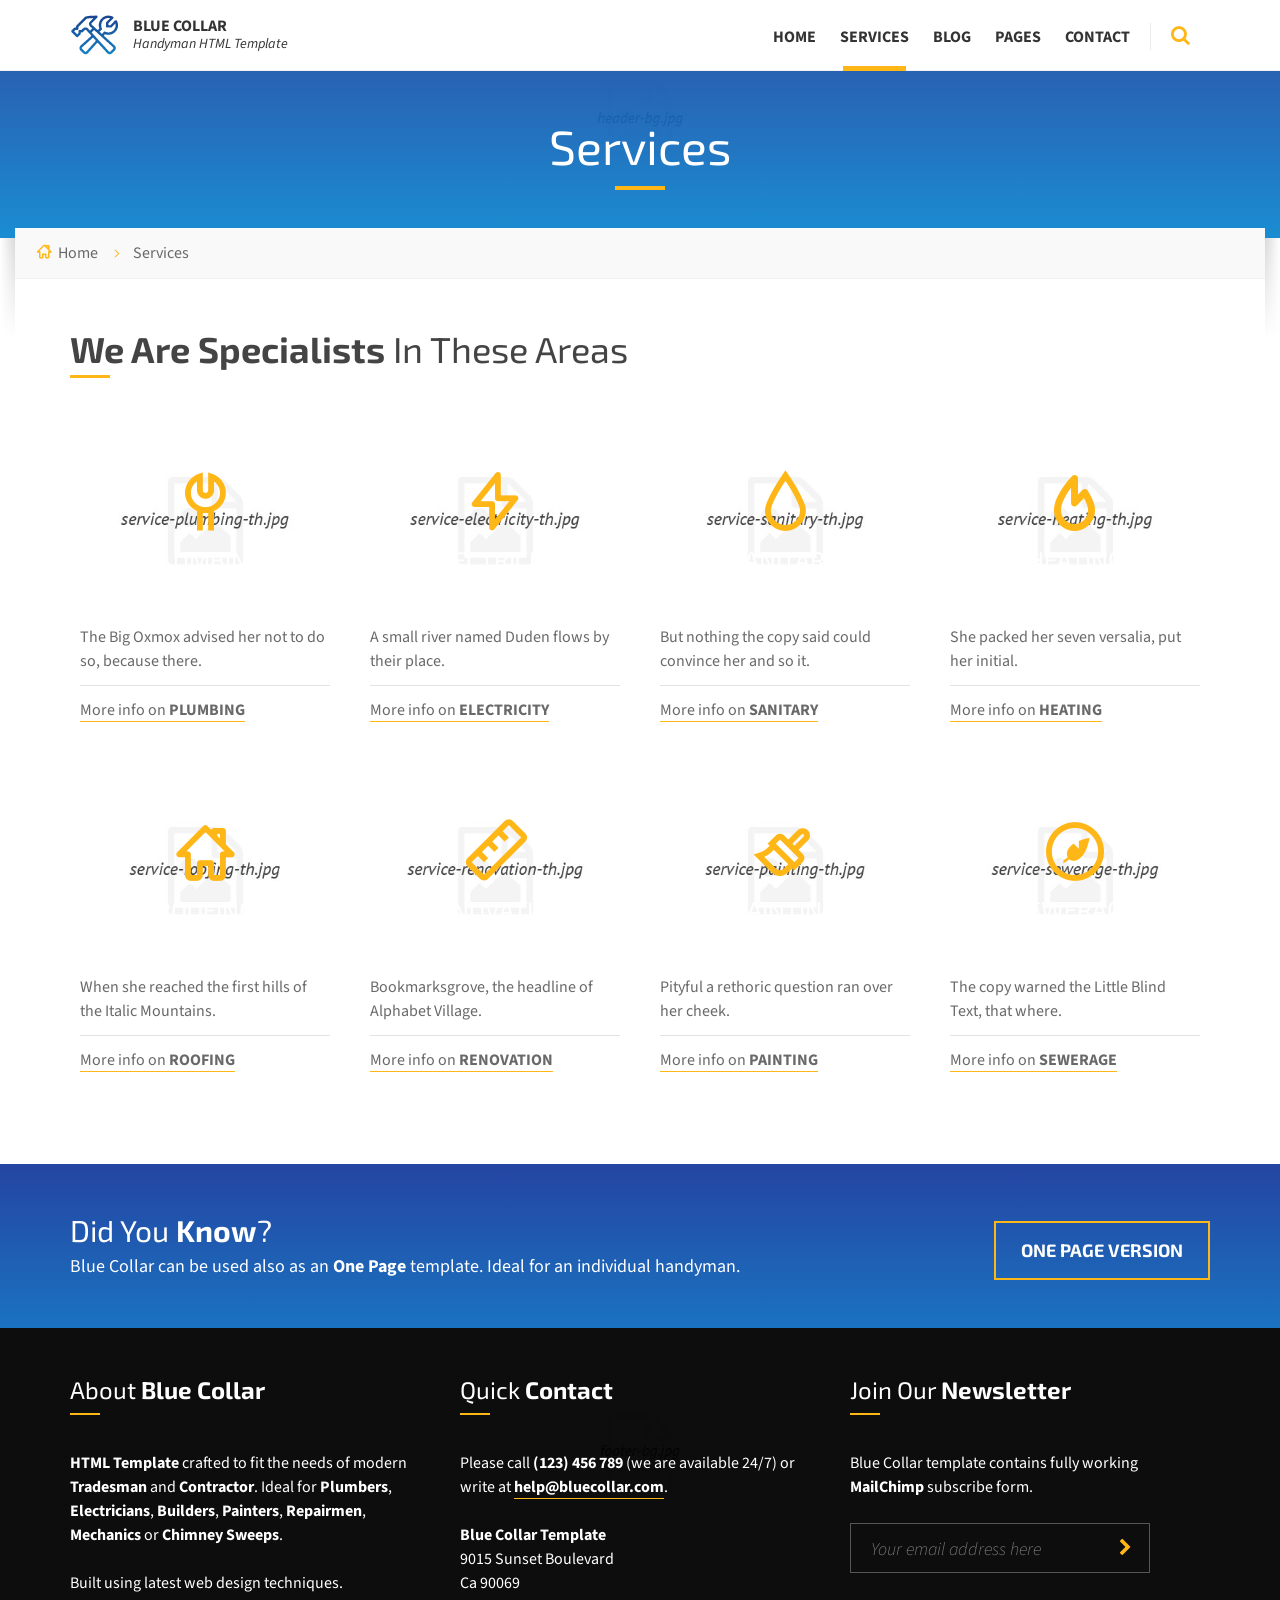
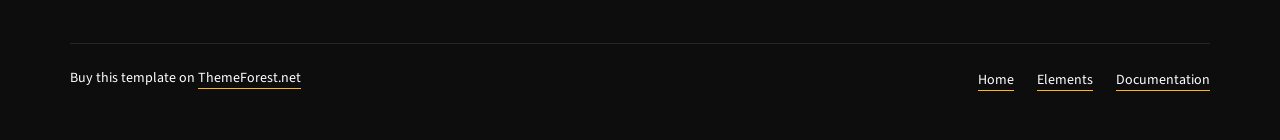
<file: Taskmaster/Taskmaster.Web/wwwroot/HTML/service-list.html>
﻿<!DOCTYPE html>
<html>
	<head>

		<meta http-equiv="content-type" content="text/html; charset=utf-8">
        <meta name="viewport" content="width=device-width, initial-scale=1.0">
        <title>Blue Collar - Handyman HTML Template</title>
        <link rel="shortcut icon" href="images/favicon.png">

		<!-- GOOGLE FONTS : begin -->
		<link href="http://fonts.googleapis.com/css?family=Source+Sans+Pro:300,400,700,300italic,400italic,700italic%7cExo+2:400,700&amp;subset=latin,latin-ext" rel="stylesheet" type="text/css">
		<!-- GOOGLE FONTS : end -->

        <!-- STYLESHEETS : begin -->
		<link rel="stylesheet" type="text/css" href="library/css/style.css">
        <link rel="stylesheet" type="text/css" href="library/css/skin/default.css">
		<link rel="stylesheet" type="text/css" href="library/css/custom.css">
		<!-- STYLESHEETS : end -->

        <!--[if lte IE 8]>
			<link rel="stylesheet" type="text/css" href="library/css/oldie.css">
			<script src="library/js/respond.min.js" type="text/javascript"></script>
        <![endif]-->
		<script src="library/js/modernizr.custom.min.js" type="text/javascript"></script>

	</head>
	<body class="m-fixed-header">

		<!-- WRAPPER : begin -->
		<div id="wrapper">

			<!-- HEADER : begin -->
			<header id="header">
				<div class="header-inner">
					<div class="container">

						<!-- HEADER BRANDING : begin -->
						<div class="header-branding">
							<div class="branding-inner">

								<!-- BRANDING LOGO : begin -->
								<div class="brading-logo">
									<a href="index.html"><img src="images/logo.png" data-hires="images/logo.2x.png" alt="Blue Collar"></a>
								</div>
								<!-- BRANDING LOGO : end -->

								<!-- BRANDING INFO : begin -->
								<div class="brading-info">
									<strong>Blue Collar</strong><br>
									<em>Handyman HTML Template</em>
								</div>
								<!-- BRANDING INFO : end -->

							</div>
						</div>
						<!-- HEADER BRANDING : end -->

						<!-- NAVIGATION TOGGLE : begin -->
						<button class="header-navigation-toggle" type="button"><i class="fa fa-bars"></i></button>
						<!-- NAVIGATION TOGGLE : end -->

						<!-- HEADER NAVIGATION : begin -->
						<div class="header-navigation">
							<div class="navigation-inner">

								<!-- HEADER MENU : begin -->
								<nav class="header-menu">
									<ul>
										<li>
											<a href="index.html">Home</a>
											<ul>
												<li><a href="index.html">Company Home</a></li>
												<li><a href="home-2.html">One Page Home</a></li>
											</ul>
										</li>
										<li class="m-active">
											<a href="service-list.html">Services</a>
											<ul>
												<li class="m-active"><a href="service-list.html">Service List</a></li>
												<li><a href="service-detail.html">Service Detail</a></li>
											</ul>
										</li>
										<li>
											<a href="blog-list-masonry.html">Blog</a>
											<ul>
												<li><a href="blog-list-masonry.html">Blog List Masonry</a></li>
												<li><a href="blog-list-classic.html">Blog List Classic</a></li>
												<li><a href="blog-detail.html">Blog Detail</a></li>
											</ul>
										</li>
										<li>
											<a href="typography.html">Pages</a>
											<ul>
												<li><a href="about.html">About Us</a></li>
												<li><a href="typography.html">Typography</a></li>
												<li><a href="elements.html">Elements</a>
												<li><a href="404.html">Error 404</a></li>
												<li><a href="search-results.html">Search Results</a></li>
											</ul>
										</li>
										<li><a href="contact.html">Contact</a></li>
									</ul>
								</nav>
								<!-- HEADER MENU : end -->

								<!-- HEADER SEARCH : begin -->
								<div class="header-search">
									<form action="search-results.html">
										<input class="search-input" type="text" placeholder="Search for...">
										<button class="search-submit" type="submit"><i class="fa fa-chevron-right"></i></button>
									</form>
									<button class="search-toggle" type="button"><i class="fa fa-search"></i></button>
								</div>
								<!-- HEADER SEARCH : end -->

							</div>
						</div>
						<!-- HEADER NAVIGATION : end -->

					</div>
				</div>
			</header>
			<!-- HEADER : end -->

			<!-- CORE : begin -->
			<div id="core">

				<!-- PAGE TITLE : begin -->
				<div id="page-title" class="m-parallax">

					<!-- PAGE TITLE TOP : begin -->
					<div class="page-title-top">
						<div class="page-title-top-inner">

							<!-- PAGE TITLE TEXT : begin -->
							<div class="page-title-text">
								<div class="container">
									<h1>Services</h1>
								</div>
							</div>
							<!-- PAGE TITLE TEXT : end -->

						</div>
					</div>
					<!-- PAGE TITLE TOP : end -->

					<!-- PAGE TITLE BOTTOM : begin -->
					<div class="page-title-bottom">
						<div class="container">
							<div class="page-title-bottom-inner">
								<div class="page-title-bottom-inner2">

									<!-- PAGE TITLE BREADCRUMBS : begin -->
									<div class="page-title-breadcrumbs">
										<ul>
											<li><a href="index.html">Home</a></li>
											<li>Services</li>
										</ul>
									</div>
									<!-- PAGE TITLE BREADCRUMBS : end -->

								</div>
							</div>
						</div>
					</div>
					<!-- PAGE TITLE BOTTOM : end -->

				</div>
				<!-- PAGE TITLE : end -->

				<div class="container">

					<!-- PAGE CONTENT : begin -->
					<div id="page-content">

						<h2><strong>We Are Specialists</strong> In These Areas</h2>

						<!-- SERVICE LIST : begin -->
						<ul class="c-service-list m-4-per-row">

							<!-- SERVICE : begin -->
							<li class="c-service">
								<div class="service-inner">

									<div class="service-title" style="background-image: url( 'images/service-plumbing-th.jpg' );">
										<div><div><div>
											<span class="service-icon"><i class="im im-wrench"></i></span>
											<h3><a href="service-detail.html">Plumbing</a></h3>
										</div></div></div>
									</div>
									<div class="service-description">
										<div><div>
											<p>The Big Oxmox advised her not to do so, because there.</p>
											<hr class="c-divider m-size-small">
											<p><a href="service-detail.html">More info on <strong>PLUMBING</strong></a></p>
										</div></div>
									</div>

								</div>
							</li>
							<!-- SERVICE : end -->

							<!-- SERVICE : begin -->
							<li class="c-service">
								<div class="service-inner">

									<div class="service-title" style="background-image: url( 'images/service-electricity-th.jpg' );">
										<div><div><div>
											<span class="service-icon"><i class="im im-lightning-bolt"></i></span>
											<h3><a href="service-detail.html">Electricity</a></h3>
										</div></div></div>
									</div>
									<div class="service-description">
										<div><div>
											<p>A small river named Duden flows by their place.</p>
											<hr class="c-divider m-size-small">
											<p><a href="service-detail.html">More info on <strong>ELECTRICITY</strong></a></p>
										</div></div>
									</div>

								</div>
							</li>
							<!-- SERVICE : end -->

							<!-- SERVICE : begin -->
							<li class="c-service">
								<div class="service-inner">

									<div class="service-title" style="background-image: url( 'images/service-sanitary-th.jpg' );">
										<div><div><div>
											<span class="service-icon"><i class="im im-droplet"></i></span>
											<h3><a href="service-detail.html">Sanitary</a></h3>
										</div></div></div>
									</div>
									<div class="service-description">
										<div><div>
											<p>But nothing the copy said could convince her and so it.</p>
											<hr class="c-divider m-size-small">
											<p><a href="service-detail.html">More info on <strong>SANITARY</strong></a></p>
										</div></div>
									</div>

								</div>
							</li>
							<!-- SERVICE : end -->

							<!-- SERVICE : begin -->
							<li class="c-service">
								<div class="service-inner">

									<div class="service-title" style="background-image: url( 'images/service-heating-th.jpg' );">
										<div><div><div>
											<span class="service-icon"><i class="im im-fire"></i></span>
											<h3><a href="service-detail.html">Heating</a></h3>
										</div></div></div>
									</div>
									<div class="service-description">
										<div><div>
											<p>She packed her seven versalia, put her initial.</p>
											<hr class="c-divider m-size-small">
											<p><a href="service-detail.html">More info on <strong>HEATING</strong></a></p>
										</div></div>
									</div>

								</div>
							</li>
							<!-- SERVICE : end -->

							<!-- SERVICE : begin -->
							<li class="c-service">
								<div class="service-inner">

									<div class="service-title" style="background-image: url( 'images/service-roofing-th.jpg' );">
										<div><div><div>
											<span class="service-icon"><i class="im im-home"></i></span>
											<h3><a href="service-detail.html">Roofing</a></h3>
										</div></div></div>
									</div>
									<div class="service-description">
										<div><div>
											<p>When she reached the first hills of the Italic Mountains.</p>
											<hr class="c-divider m-size-small">
											<p><a href="service-detail.html">More info on <strong>ROOFING</strong></a></p>
										</div></div>
									</div>

								</div>
							</li>
							<!-- SERVICE : end -->

							<!-- SERVICE : begin -->
							<li class="c-service">
								<div class="service-inner">

									<div class="service-title" style="background-image: url( 'images/service-renovation-th.jpg' );">
										<div><div><div>
											<span class="service-icon"><i class="im im-ruler"></i></span>
											<h3><a href="service-detail.html">Renovation</a></h3>
										</div></div></div>
									</div>
									<div class="service-description">
										<div><div>
											<p>Bookmarksgrove, the headline of Alphabet Village.</p>
											<hr class="c-divider m-size-small">
											<p><a href="service-detail.html">More info on <strong>RENOVATION</strong></a></p>
										</div></div>
									</div>

								</div>
							</li>
							<!-- SERVICE : end -->

							<!-- SERVICE : begin -->
							<li class="c-service">
								<div class="service-inner">

									<div class="service-title" style="background-image: url( 'images/service-painting-th.jpg' );">
										<div><div><div>
											<span class="service-icon"><i class="im im-paintbrush"></i></span>
											<h3><a href="service-detail.html">Painting</a></h3>
										</div></div></div>
									</div>
									<div class="service-description">
										<div><div>
											<p>Pityful a rethoric question ran over her cheek.</p>
											<hr class="c-divider m-size-small">
											<p><a href="service-detail.html">More info on <strong>PAINTING</strong></a></p>
										</div></div>
									</div>

								</div>
							</li>
							<!-- SERVICE : end -->

							<!-- SERVICE : begin -->
							<li class="c-service">
								<div class="service-inner">

									<div class="service-title" style="background-image: url( 'images/service-sewerage-th.jpg' );">
										<div><div><div>
											<span class="service-icon"><i class="im im-loading"></i></span>
											<h3><a href="service-detail.html">Sewerage</a></h3>
										</div></div></div>
									</div>
									<div class="service-description">
										<div><div>
											<p>The copy warned the Little Blind Text, that where.</p>
											<hr class="c-divider m-size-small">
											<p><a href="service-detail.html">More info on <strong>SEWERAGE</strong></a></p>
										</div></div>
									</div>

								</div>
							</li>
							<!-- SERVICE : end -->

						</ul>
						<!-- SERVICE LIST : end -->

					</div>
					<!-- PAGE CONTENT : end -->

				</div>

			</div>
			<!-- CORE : end -->

			<!-- FOOTER : begin -->
			<div id="footer" class="m-parallax">

				<!-- FOOTER TOP : begin -->
				<div class="footer-top">
					<div class="footer-top-inner">
						<div class="container">

							<!-- CTA MESSAGE : begin -->
							<div class="c-cta-message m-has-button">
								<div class="cta-inner">
									<h2>Did You <strong>Know</strong>?</h2>
									<p>Blue Collar can be used also as an <strong>One Page</strong> template. Ideal for an individual handyman.</p>
									<p class="cta-button"><a href="home-2.html" class="c-button m-size-medium">One Page Version</a></p>
								</div>
							</div>
							<!-- CTA MESSAGE : end -->

						</div>
					</div>
				</div>
				<!-- FOOTER TOP : end -->

				<!-- FOOTER INNER : begin -->
				<div class="footer-inner">
					<div class="container">

						<!-- BOTTOM PANEL : begin -->
						<div id="bottom-panel">
							<div class="row">
								<div class="col-md-4">

									<!-- TEXT WIDGET : begin -->
									<div class="widget text-widget">
										<div class="widget-inner">
											<h3 class="widget-title">About <strong>Blue Collar</strong></h3>
											<div class="widget-content">

												<p><strong>HTML Template</strong>
												crafted to fit the needs of modern <strong>Tradesman</strong> and <strong>Contractor</strong>.
												Ideal for <strong>Plumbers</strong>, <strong>Electricians</strong>, <strong>Builders</strong>,
												<strong>Painters</strong>, <strong>Repairmen</strong>, <strong>Mechanics</strong> or <strong>Chimney Sweeps</strong>.</p>
												<p>Built using latest web design techniques.</p>

											</div>
										</div>
									</div>
									<!-- TEXT WIDGET : end -->

									<hr class="c-divider hidden-lg hidden-md">

								</div>
								<div class="col-md-4">

									<!-- TEXT WIDGET (CONTACT) : begin -->
									<div class="widget text-widget">
										<div class="widget-inner">
											<h3 class="widget-title">Quick <strong>Contact</strong></h3>
											<div class="widget-content">

												<p>Please call <strong>(123) 456 789</strong> (we are available 24/7) or write at <strong><a href="#">help@bluecollar.com</a></strong>.</p>
												<p><strong>Blue Collar Template</strong><br>
												9015 Sunset Boulevard<br>
												Ca 90069</p>

											</div>
										</div>
									</div>
									<!-- TEXT WIDGET (CONTACT) : end -->

									<hr class="c-divider hidden-lg hidden-md">

								</div>
								<div class="col-md-4">

									<!-- SUBSCRIBE WIDGET : begin -->
									<div class="widget subscribe-widget">
										<div class="widget-inner">
											<h3 class="widget-title">Join Our <strong>Newsletter</strong></h3>
											<div class="widget-content">

												<p>Blue Collar template contains fully working <strong>MailChimp</strong> subscribe form.</p>

												<form class="subscribe-widget-form" action="http://lsvr.us14.list-manage.com/subscribe/post-json?u=8291218baaf54ddfd7dbc6016&id=f3e5d696dc&c=?" method="get">

													<!-- VALIDATION ERROR MESSAGE : begin -->
													<p style="display: none;" class="c-alert-message m-warning m-validation-error"><i class="ico fa fa-exclamation-circle"></i>Email address is required.</p>
													<!-- VALIDATION ERROR MESSAGE : end -->

													<!-- SENDING REQUEST ERROR MESSAGE : begin -->
													<p style="display: none;" class="c-alert-message m-warning m-request-error"><i class="ico fa fa-exclamation-circle"></i>There was a connection problem. Try again later.</p>
													<!-- SENDING REQUEST ERROR MESSAGE : end -->

													<!-- SUCCESS MESSAGE : begin -->
													<p style="display: none;" class="c-alert-message m-success"><i class="ico fa fa-check-circle"></i><strong>Sent successfully.</strong></p>
													<!-- SUCCESS MESSAGE : end -->

													<div class="input-box">
														<input class="email-input m-required m-email" name="EMAIL" type="text" placeholder="Your email address here" title="Your email address here">
														<button class="submit-btn" type="submit" title="Subscribe"><i class="fa fa-chevron-right"></i></button>
													</div>

												</form>

											</div>
										</div>
									</div>
									<!-- SUBSCRIBE WIDGET : end -->

								</div>
							</div>
						</div>
						<!-- BOTTOM PANEL : end -->

						<div class="row">
							<div class="col-md-6 col-md-push-6">

								<!-- FOOTER MENU : begin -->
								<nav class="footer-menu">
									<ul>
										<li><a href="index.html">Home</a></li>
										<li><a href="elements.html">Elements</a></li>
										<li><a href="http://demos.lsvr.sk/bluecollar.html/documentation/">Documentation</a></li>
									</ul>
								</nav>
								<!-- FOOTER MENU : end -->

							</div>
							<div class="col-md-6 col-md-pull-6">

								<!-- FOOTER TEXT : begin -->
								<div class="footer-text">
									<p>Buy this template on <a href="http://themeforest.net/user/LSVRthemes/portfolio?ref=LSVRthemes">ThemeForest.net</a></p>
								</div>
								<!-- FOOTER TEXT : end -->

							</div>
						</div>

					</div>
				</div>
				<!-- FOOTER INNER : end -->

			</div>
			<!-- FOOTER : end -->

		</div>
		<!-- WRAPPER : END -->

		<!-- SCRIPTS : begin -->
		<script src="library/js/jquery-1.9.1.min.js" type="text/javascript"></script>
		<script src="library/js/third-party.js" type="text/javascript"></script>
		<script src="library/js/library.js" type="text/javascript"></script>
		<script src="library/js/scripts.js" type="text/javascript"></script>
		<!-- SCRIPTS : end -->

	</body>
</html>
</file>
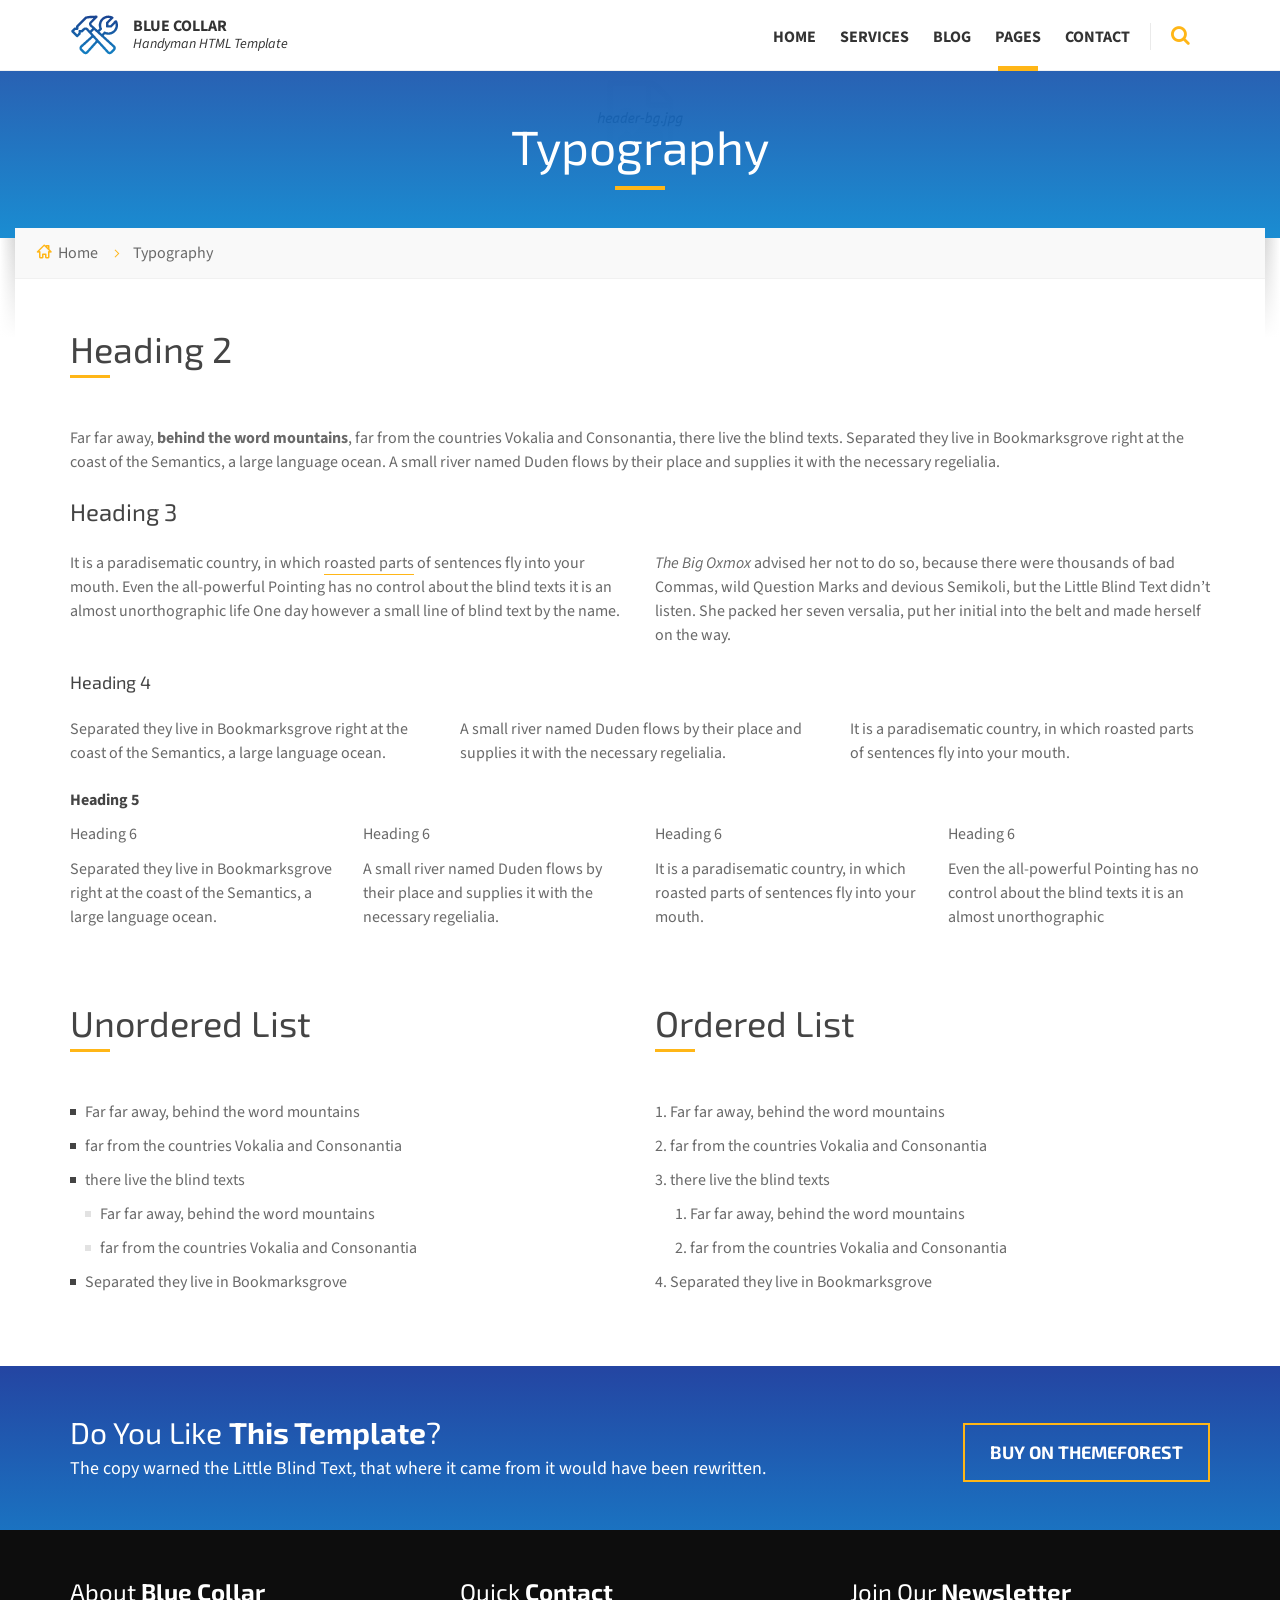
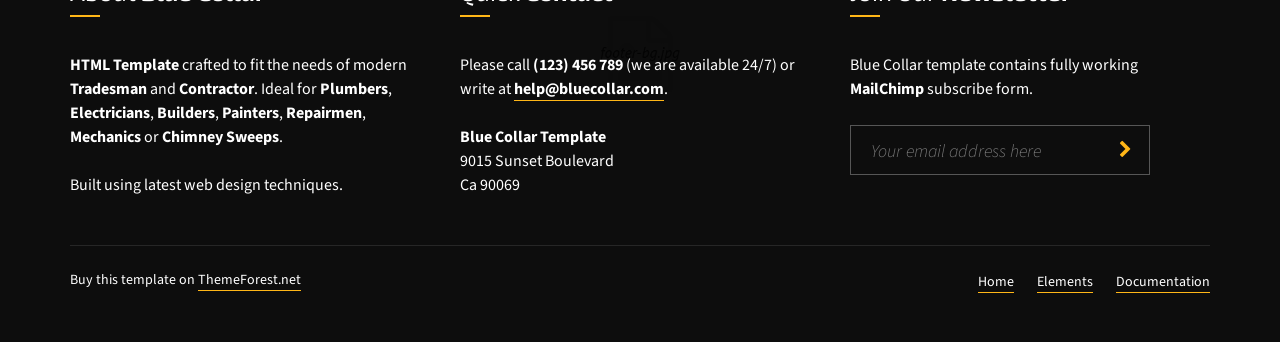
<file: Taskmaster/Taskmaster.Web/wwwroot/HTML/typography.html>
﻿<!DOCTYPE html>
<html>
	<head>

		<meta http-equiv="content-type" content="text/html; charset=utf-8">
        <meta name="viewport" content="width=device-width, initial-scale=1.0">
        <title>Blue Collar - Handyman HTML Template</title>
        <link rel="shortcut icon" href="images/favicon.png">

		<!-- GOOGLE FONTS : begin -->
		<link href="http://fonts.googleapis.com/css?family=Source+Sans+Pro:300,400,700,300italic,400italic,700italic%7cExo+2:400,700&amp;subset=latin,latin-ext" rel="stylesheet" type="text/css">
		<!-- GOOGLE FONTS : end -->

        <!-- STYLESHEETS : begin -->
		<link rel="stylesheet" type="text/css" href="library/css/style.css">
        <link rel="stylesheet" type="text/css" href="library/css/skin/default.css">
		<link rel="stylesheet" type="text/css" href="library/css/custom.css">
		<!-- STYLESHEETS : end -->

        <!--[if lte IE 8]>
			<link rel="stylesheet" type="text/css" href="library/css/oldie.css">
			<script src="library/js/respond.min.js" type="text/javascript"></script>
        <![endif]-->
		<script src="library/js/modernizr.custom.min.js" type="text/javascript"></script>

	</head>
	<body class="m-fixed-header">

		<!-- WRAPPER : begin -->
		<div id="wrapper">

			<!-- HEADER : begin -->
			<header id="header">
				<div class="header-inner">
					<div class="container">

						<!-- HEADER BRANDING : begin -->
						<div class="header-branding">
							<div class="branding-inner">

								<!-- BRANDING LOGO : begin -->
								<div class="brading-logo">
									<a href="index.html"><img src="images/logo.png" data-hires="images/logo.2x.png" alt="Blue Collar"></a>
								</div>
								<!-- BRANDING LOGO : end -->

								<!-- BRANDING INFO : begin -->
								<div class="brading-info">
									<strong>Blue Collar</strong><br>
									<em>Handyman HTML Template</em>
								</div>
								<!-- BRANDING INFO : end -->

							</div>
						</div>
						<!-- HEADER BRANDING : end -->

						<!-- NAVIGATION TOGGLE : begin -->
						<button class="header-navigation-toggle" type="button"><i class="fa fa-bars"></i></button>
						<!-- NAVIGATION TOGGLE : end -->

						<!-- HEADER NAVIGATION : begin -->
						<div class="header-navigation">
							<div class="navigation-inner">

								<!-- HEADER MENU : begin -->
								<nav class="header-menu">
									<ul>
										<li>
											<a href="index.html">Home</a>
											<ul>
												<li><a href="index.html">Company Home</a></li>
												<li><a href="home-2.html">One Page Home</a></li>
											</ul>
										</li>
										<li>
											<a href="service-list.html">Services</a>
											<ul>
												<li><a href="service-list.html">Service List</a></li>
												<li><a href="service-detail.html">Service Detail</a></li>
											</ul>
										</li>
										<li>
											<a href="blog-list-masonry.html">Blog</a>
											<ul>
												<li><a href="blog-list-masonry.html">Blog List Masonry</a></li>
												<li><a href="blog-list-classic.html">Blog List Classic</a></li>
												<li><a href="blog-detail.html">Blog Detail</a></li>
											</ul>
										</li>
										<li class="m-active">
											<a href="typography.html">Pages</a>
											<ul>
												<li><a href="about.html">About Us</a></li>
												<li class="m-active"><a href="typography.html">Typography</a></li>
												<li><a href="elements.html">Elements</a>
												<li><a href="404.html">Error 404</a></li>
												<li><a href="search-results.html">Search Results</a></li>
											</ul>
										</li>
										<li><a href="contact.html">Contact</a></li>
									</ul>
								</nav>
								<!-- HEADER MENU : end -->

								<!-- HEADER SEARCH : begin -->
								<div class="header-search">
									<form action="search-results.html">
										<input class="search-input" type="text" placeholder="Search for...">
										<button class="search-submit" type="submit"><i class="fa fa-chevron-right"></i></button>
									</form>
									<button class="search-toggle" type="button"><i class="fa fa-search"></i></button>
								</div>
								<!-- HEADER SEARCH : end -->

							</div>
						</div>
						<!-- HEADER NAVIGATION : end -->

					</div>
				</div>
			</header>
			<!-- HEADER : end -->

			<!-- CORE : begin -->
			<div id="core">

				<!-- PAGE TITLE : begin -->
				<div id="page-title" class="m-parallax">

					<!-- PAGE TITLE TOP : begin -->
					<div class="page-title-top">
						<div class="page-title-top-inner">

							<!-- PAGE TITLE TEXT : begin -->
							<div class="page-title-text">
								<div class="container">
									<h1>Typography</h1>
								</div>
							</div>
							<!-- PAGE TITLE TEXT : end -->

						</div>
					</div>
					<!-- PAGE TITLE TOP : end -->

					<!-- PAGE TITLE BOTTOM : begin -->
					<div class="page-title-bottom">
						<div class="container">
							<div class="page-title-bottom-inner">
								<div class="page-title-bottom-inner2">

									<!-- PAGE TITLE BREADCRUMBS : begin -->
									<div class="page-title-breadcrumbs">
										<ul>
											<li><a href="index.html">Home</a></li>
											<li>Typography</li>
										</ul>
									</div>
									<!-- PAGE TITLE BREADCRUMBS : end -->

								</div>
							</div>
						</div>
					</div>
					<!-- PAGE TITLE BOTTOM : end -->

				</div>
				<!-- PAGE TITLE : end -->

				<div class="container">

					<!-- PAGE CONTENT : begin -->
					<div id="page-content">

						<!-- BASICS SECTION : begin -->
						<section class="c-section">

							<h2>Heading 2</h2>

							<p>Far far away, <strong>behind the word mountains</strong>, far from the countries Vokalia and Consonantia, there live the blind texts. Separated they live in Bookmarksgrove right at the coast of the Semantics, a large language ocean. A small river named Duden flows by their place and supplies it with the necessary regelialia.</p>

							<h3>Heading 3</h3>

							<div class="row">
								<div class="col-md-6">
									<p>It is a paradisematic country, in which <a href="#">roasted parts</a> of sentences fly into your mouth. Even the all-powerful Pointing has no control about the blind texts it is an almost unorthographic life One day however a small line of blind text by the name.</p>
								</div>
								<div class="col-md-6">
									<p><em>The Big Oxmox</em> advised her not to do so, because there were thousands of bad Commas, wild Question Marks and devious Semikoli, but the Little Blind Text didn’t listen. She packed her seven versalia, put her initial into the belt and made herself on the way.</p>
								</div>
							</div>

							<h4>Heading 4</h4>

							<div class="row">
								<div class="col-md-4">
									<p>Separated they live in Bookmarksgrove right at the coast of the Semantics, a large language ocean.</p>
								</div>
								<div class="col-md-4">
									<p>A small river named Duden flows by their place and supplies it with the necessary regelialia.</p>
								</div>
								<div class="col-md-4">
									<p>It is a paradisematic country, in which roasted parts of sentences fly into your mouth.</p>
								</div>
							</div>

							<h5>Heading 5</h5>

							<div class="row">
								<div class="col-md-3">
									<h6>Heading 6</h6>
									<p>Separated they live in Bookmarksgrove right at the coast of the Semantics, a large language ocean.</p>
								</div>
								<div class="col-md-3">
									<h6>Heading 6</h6>
									<p>A small river named Duden flows by their place and supplies it with the necessary regelialia.</p>
								</div>
								<div class="col-md-3">
									<h6>Heading 6</h6>
									<p>It is a paradisematic country, in which roasted parts of sentences fly into your mouth.</p>
								</div>
								<div class="col-md-3">
									<h6>Heading 6</h6>
									<p>Even the all-powerful Pointing has no control about the blind texts it is an almost unorthographic</p>
								</div>
							</div>

						</section>
						<!-- BASICS SECTION : end -->

						<!-- LISTS SECTION : begin -->
						<section class="c-section">
							<div class="row">
								<div class="col-md-6">

									<h2>Unordered List</h2>

									<!-- UNORDERED LIST : begin -->
									<ul>
										<li>Far far away, behind the word mountains</li>
										<li>far from the countries Vokalia and Consonantia</li>
										<li>there live the blind texts
											<ul>
												<li>Far far away, behind the word mountains</li>
												<li>far from the countries Vokalia and Consonantia</li>
											</ul>
										</li>
										<li>Separated they live in Bookmarksgrove</li>
									</ul>
									<!-- UNORDERED LIST : end -->

									<hr class="c-divider m-transparent hidden-lg hidden-md">

								</div>
								<div class="col-md-6">

									<h2>Ordered List</h2>

									<!-- ORDERED LIST : begin -->
									<ol>
										<li>Far far away, behind the word mountains</li>
										<li>far from the countries Vokalia and Consonantia</li>
										<li>there live the blind texts
											<ol>
												<li>Far far away, behind the word mountains</li>
												<li>far from the countries Vokalia and Consonantia</li>
											</ol>
										</li>
										<li>Separated they live in Bookmarksgrove</li>
									</ol>
									<!-- ORDERED LIST : begin -->

								</div>
							</div>
						</section>
						<!-- LISTS SECTION : end -->

					</div>
					<!-- PAGE CONTENT : end -->

				</div>

			</div>
			<!-- CORE : end -->

			<!-- FOOTER : begin -->
			<div id="footer" class="m-parallax">

				<!-- FOOTER TOP : begin -->
				<div class="footer-top">
					<div class="footer-top-inner">
						<div class="container">

							<!-- CTA MESSAGE : begin -->
							<div class="c-cta-message m-has-button">
								<div class="cta-inner">
									<h2>Do You Like <strong>This Template</strong>?</h2>
									<p>The copy warned the Little Blind Text, that where it came from it would have been rewritten.</p>
									<p class="cta-button"><a href="http://themeforest.net/user/LSVRthemes/portfolio?ref=LSVRthemes" class="c-button m-size-medium">Buy On ThemeForest</a></p>
								</div>
							</div>
							<!-- CTA MESSAGE : end -->

						</div>
					</div>
				</div>
				<!-- FOOTER TOP : end -->

				<!-- FOOTER INNER : begin -->
				<div class="footer-inner">
					<div class="container">

						<!-- BOTTOM PANEL : begin -->
						<div id="bottom-panel">
							<div class="row">
								<div class="col-md-4">

									<!-- TEXT WIDGET : begin -->
									<div class="widget text-widget">
										<div class="widget-inner">
											<h3 class="widget-title">About <strong>Blue Collar</strong></h3>
											<div class="widget-content">

												<p><strong>HTML Template</strong>
												crafted to fit the needs of modern <strong>Tradesman</strong> and <strong>Contractor</strong>.
												Ideal for <strong>Plumbers</strong>, <strong>Electricians</strong>, <strong>Builders</strong>,
												<strong>Painters</strong>, <strong>Repairmen</strong>, <strong>Mechanics</strong> or <strong>Chimney Sweeps</strong>.</p>
												<p>Built using latest web design techniques.</p>

											</div>
										</div>
									</div>
									<!-- TEXT WIDGET : end -->

									<hr class="c-divider hidden-lg hidden-md">

								</div>
								<div class="col-md-4">

									<!-- TEXT WIDGET (CONTACT) : begin -->
									<div class="widget text-widget">
										<div class="widget-inner">
											<h3 class="widget-title">Quick <strong>Contact</strong></h3>
											<div class="widget-content">

												<p>Please call <strong>(123) 456 789</strong> (we are available 24/7) or write at <strong><a href="#">help@bluecollar.com</a></strong>.</p>
												<p><strong>Blue Collar Template</strong><br>
												9015 Sunset Boulevard<br>
												Ca 90069</p>

											</div>
										</div>
									</div>
									<!-- TEXT WIDGET (CONTACT) : end -->

									<hr class="c-divider hidden-lg hidden-md">

								</div>
								<div class="col-md-4">

									<!-- SUBSCRIBE WIDGET : begin -->
									<div class="widget subscribe-widget">
										<div class="widget-inner">
											<h3 class="widget-title">Join Our <strong>Newsletter</strong></h3>
											<div class="widget-content">

												<p>Blue Collar template contains fully working <strong>MailChimp</strong> subscribe form.</p>

												<form class="subscribe-widget-form" action="http://lsvr.us14.list-manage.com/subscribe/post-json?u=8291218baaf54ddfd7dbc6016&id=f3e5d696dc&c=?" method="get">

													<!-- VALIDATION ERROR MESSAGE : begin -->
													<p style="display: none;" class="c-alert-message m-warning m-validation-error"><i class="ico fa fa-exclamation-circle"></i>Email address is required.</p>
													<!-- VALIDATION ERROR MESSAGE : end -->

													<!-- SENDING REQUEST ERROR MESSAGE : begin -->
													<p style="display: none;" class="c-alert-message m-warning m-request-error"><i class="ico fa fa-exclamation-circle"></i>There was a connection problem. Try again later.</p>
													<!-- SENDING REQUEST ERROR MESSAGE : end -->

													<!-- SUCCESS MESSAGE : begin -->
													<p style="display: none;" class="c-alert-message m-success"><i class="ico fa fa-check-circle"></i><strong>Sent successfully.</strong></p>
													<!-- SUCCESS MESSAGE : end -->

													<div class="input-box">
														<input class="email-input m-required m-email" name="EMAIL" type="text" placeholder="Your email address here" title="Your email address here">
														<button class="submit-btn" type="submit" title="Subscribe"><i class="fa fa-chevron-right"></i></button>
													</div>

												</form>

											</div>
										</div>
									</div>
									<!-- SUBSCRIBE WIDGET : end -->

								</div>
							</div>
						</div>
						<!-- BOTTOM PANEL : end -->

						<div class="row">
							<div class="col-md-6 col-md-push-6">

								<!-- FOOTER MENU : begin -->
								<nav class="footer-menu">
									<ul>
										<li><a href="index.html">Home</a></li>
										<li><a href="elements.html">Elements</a></li>
										<li><a href="http://demos.lsvr.sk/bluecollar.html/documentation/">Documentation</a></li>
									</ul>
								</nav>
								<!-- FOOTER MENU : end -->

							</div>
							<div class="col-md-6 col-md-pull-6">

								<!-- FOOTER TEXT : begin -->
								<div class="footer-text">
									<p>Buy this template on <a href="http://themeforest.net/user/LSVRthemes/portfolio?ref=LSVRthemes">ThemeForest.net</a></p>
								</div>
								<!-- FOOTER TEXT : end -->

							</div>
						</div>

					</div>
				</div>
				<!-- FOOTER INNER : end -->

			</div>
			<!-- FOOTER : end -->

		</div>
		<!-- WRAPPER : END -->

		<!-- SCRIPTS : begin -->
		<script src="library/js/jquery-1.9.1.min.js" type="text/javascript"></script>
		<script src="library/js/third-party.js" type="text/javascript"></script>
		<script src="library/js/library.js" type="text/javascript"></script>
		<script src="library/js/scripts.js" type="text/javascript"></script>
		<!-- SCRIPTS : end -->

	</body>
</html>
</file>
<file: Taskmaster/Taskmaster.Web/wwwroot/HTML/library/css/style.css>
/* -----------------------------------------------------------------------------

	Blue Collar v1.0.5

	This template is coded with SASS (http://sass-lang.com/).
	The CSS was compressed for performance reasons. If you want to add or override
	CSS definitions, please use custom.css file located in "library/css" or check
	the documentation on how to create your custom color scheme.

----------------------------------------------------------------------------- *//*
 * Bootstrap v3.0.2
 *
 * Copyright 2013 Twitter, Inc
 * Licensed under the Apache License v2.0
 * http://www.apache.org/licenses/LICENSE-2.0
 *
 * Designed and built with all the love in the world @twitter by @mdo and @fat.
 */article,aside,details,figcaption,figure,footer,header,hgroup,main,nav,section,summary{display:block}audio,canvas,video{display:inline-block}audio:not([controls]){display:none;height:0}[hidden],template{display:none}html{font-family:sans-serif;-ms-text-size-adjust:100%;-webkit-text-size-adjust:100%}body{margin:0}a{background:transparent}a:focus{outline:thin dotted}a:active,a:hover{outline:0}h1{font-size:2em;margin:0.67em 0}abbr[title]{border-bottom:1px dotted}b,strong{font-weight:bold}dfn{font-style:italic}hr{-moz-box-sizing:content-box;box-sizing:content-box;height:0}mark{background:#ff0;color:#000}code,kbd,pre,samp{font-family:monospace, serif;font-size:1em}pre{white-space:pre-wrap}q{quotes:"\201C" "\201D" "\2018" "\2019"}small{font-size:80%}sub,sup{font-size:75%;line-height:0;position:relative;vertical-align:baseline}sup{top:-0.5em}sub{bottom:-0.25em}img{border:0}svg:not(:root){overflow:hidden}figure{margin:0}fieldset{border:1px solid #c0c0c0;margin:0 2px;padding:0.35em 0.625em 0.75em}legend{border:0;padding:0}button,input,select,textarea{font-family:inherit;font-size:100%;margin:0}button,input{line-height:normal}button,select{text-transform:none}button,html input[type="button"],input[type="reset"],input[type="submit"]{-webkit-appearance:button;cursor:pointer}button[disabled],html input[disabled]{cursor:default}input[type="checkbox"],input[type="radio"]{box-sizing:border-box;padding:0}input[type="search"]{-webkit-appearance:textfield;-moz-box-sizing:content-box;-webkit-box-sizing:content-box;box-sizing:content-box}input[type="search"]::-webkit-search-cancel-button,input[type="search"]::-webkit-search-decoration{-webkit-appearance:none}button::-moz-focus-inner,input::-moz-focus-inner{border:0;padding:0}textarea{overflow:auto;vertical-align:top}table{border-collapse:collapse;border-spacing:0}*,*:before,*:after{-webkit-box-sizing:border-box;-moz-box-sizing:border-box;box-sizing:border-box}html{font-size:62.5%;-webkit-tap-highlight-color:rgba(0,0,0,0)}body{font-family:"Helvetica Neue",Helvetica,Arial,sans-serif;font-size:14px;line-height:1.428571429;color:#333333;background-color:#ffffff}input,button,select,textarea{font-family:inherit;font-size:inherit;line-height:inherit}a{color:#428bca;text-decoration:none}a:hover,a:focus{color:#2a6496;text-decoration:underline}a:focus{outline:thin dotted #333;outline:5px auto -webkit-focus-ring-color;outline-offset:-2px}img{vertical-align:middle}.img-responsive{display:block;max-width:100%;height:auto}.img-rounded{border-radius:6px}.img-thumbnail{padding:4px;line-height:1.428571429;background-color:#ffffff;border:1px solid #dddddd;border-radius:4px;-webkit-transition:all 0.2s ease-in-out;transition:all 0.2s ease-in-out;display:inline-block;max-width:100%;height:auto}.img-circle{border-radius:50%}hr{margin-top:20px;margin-bottom:20px;border:0;border-top:1px solid #eeeeee}.sr-only{position:absolute;width:1px;height:1px;margin:-1px;padding:0;overflow:hidden;clip:rect(0, 0, 0, 0);border:0}.container{margin-right:auto;margin-left:auto;padding-left:15px;padding-right:15px}.container:before,.container:after{content:" ";display:table}.container:after{clear:both}.row{margin-left:-15px;margin-right:-15px}.row:before,.row:after{content:" ";display:table}.row:after{clear:both}.col-xs-1,.col-sm-1,.col-md-1,.col-lg-1,.col-xs-2,.col-sm-2,.col-md-2,.col-lg-2,.col-xs-3,.col-sm-3,.col-md-3,.col-lg-3,.col-xs-4,.col-sm-4,.col-md-4,.col-lg-4,.col-xs-5,.col-sm-5,.col-md-5,.col-lg-5,.col-xs-6,.col-sm-6,.col-md-6,.col-lg-6,.col-xs-7,.col-sm-7,.col-md-7,.col-lg-7,.col-xs-8,.col-sm-8,.col-md-8,.col-lg-8,.col-xs-9,.col-sm-9,.col-md-9,.col-lg-9,.col-xs-10,.col-sm-10,.col-md-10,.col-lg-10,.col-xs-11,.col-sm-11,.col-md-11,.col-lg-11,.col-xs-12,.col-sm-12,.col-md-12,.col-lg-12{position:relative;min-height:1px;padding-left:15px;padding-right:15px}.col-xs-1,.col-xs-2,.col-xs-3,.col-xs-4,.col-xs-5,.col-xs-6,.col-xs-7,.col-xs-8,.col-xs-9,.col-xs-10,.col-xs-11{float:left}.col-xs-12{width:100%}.col-xs-11{width:91.66666666666666%}.col-xs-10{width:83.33333333333334%}.col-xs-9{width:75%}.col-xs-8{width:66.66666666666666%}.col-xs-7{width:58.333333333333336%}.col-xs-6{width:50%}.col-xs-5{width:41.66666666666667%}.col-xs-4{width:33.33333333333333%}.col-xs-3{width:25%}.col-xs-2{width:16.666666666666664%}.col-xs-1{width:8.333333333333332%}.col-xs-pull-12{right:100%}.col-xs-pull-11{right:91.66666666666666%}.col-xs-pull-10{right:83.33333333333334%}.col-xs-pull-9{right:75%}.col-xs-pull-8{right:66.66666666666666%}.col-xs-pull-7{right:58.333333333333336%}.col-xs-pull-6{right:50%}.col-xs-pull-5{right:41.66666666666667%}.col-xs-pull-4{right:33.33333333333333%}.col-xs-pull-3{right:25%}.col-xs-pull-2{right:16.666666666666664%}.col-xs-pull-1{right:8.333333333333332%}.col-xs-pull-0{right:0%}.col-xs-push-12{left:100%}.col-xs-push-11{left:91.66666666666666%}.col-xs-push-10{left:83.33333333333334%}.col-xs-push-9{left:75%}.col-xs-push-8{left:66.66666666666666%}.col-xs-push-7{left:58.333333333333336%}.col-xs-push-6{left:50%}.col-xs-push-5{left:41.66666666666667%}.col-xs-push-4{left:33.33333333333333%}.col-xs-push-3{left:25%}.col-xs-push-2{left:16.666666666666664%}.col-xs-push-1{left:8.333333333333332%}.col-xs-push-0{left:0%}.col-xs-offset-12{margin-left:100%}.col-xs-offset-11{margin-left:91.66666666666666%}.col-xs-offset-10{margin-left:83.33333333333334%}.col-xs-offset-9{margin-left:75%}.col-xs-offset-8{margin-left:66.66666666666666%}.col-xs-offset-7{margin-left:58.333333333333336%}.col-xs-offset-6{margin-left:50%}.col-xs-offset-5{margin-left:41.66666666666667%}.col-xs-offset-4{margin-left:33.33333333333333%}.col-xs-offset-3{margin-left:25%}.col-xs-offset-2{margin-left:16.666666666666664%}.col-xs-offset-1{margin-left:8.333333333333332%}.col-xs-offset-0{margin-left:0%}@media (min-width: 768px){.container{width:750px}.col-sm-1,.col-sm-2,.col-sm-3,.col-sm-4,.col-sm-5,.col-sm-6,.col-sm-7,.col-sm-8,.col-sm-9,.col-sm-10,.col-sm-11{float:left}.col-sm-12{width:100%}.col-sm-11{width:91.66666666666666%}.col-sm-10{width:83.33333333333334%}.col-sm-9{width:75%}.col-sm-8{width:66.66666666666666%}.col-sm-7{width:58.333333333333336%}.col-sm-6{width:50%}.col-sm-5{width:41.66666666666667%}.col-sm-4{width:33.33333333333333%}.col-sm-3{width:25%}.col-sm-2{width:16.666666666666664%}.col-sm-1{width:8.333333333333332%}.col-sm-pull-12{right:100%}.col-sm-pull-11{right:91.66666666666666%}.col-sm-pull-10{right:83.33333333333334%}.col-sm-pull-9{right:75%}.col-sm-pull-8{right:66.66666666666666%}.col-sm-pull-7{right:58.333333333333336%}.col-sm-pull-6{right:50%}.col-sm-pull-5{right:41.66666666666667%}.col-sm-pull-4{right:33.33333333333333%}.col-sm-pull-3{right:25%}.col-sm-pull-2{right:16.666666666666664%}.col-sm-pull-1{right:8.333333333333332%}.col-sm-pull-0{right:0%}.col-sm-push-12{left:100%}.col-sm-push-11{left:91.66666666666666%}.col-sm-push-10{left:83.33333333333334%}.col-sm-push-9{left:75%}.col-sm-push-8{left:66.66666666666666%}.col-sm-push-7{left:58.333333333333336%}.col-sm-push-6{left:50%}.col-sm-push-5{left:41.66666666666667%}.col-sm-push-4{left:33.33333333333333%}.col-sm-push-3{left:25%}.col-sm-push-2{left:16.666666666666664%}.col-sm-push-1{left:8.333333333333332%}.col-sm-push-0{left:0%}.col-sm-offset-12{margin-left:100%}.col-sm-offset-11{margin-left:91.66666666666666%}.col-sm-offset-10{margin-left:83.33333333333334%}.col-sm-offset-9{margin-left:75%}.col-sm-offset-8{margin-left:66.66666666666666%}.col-sm-offset-7{margin-left:58.333333333333336%}.col-sm-offset-6{margin-left:50%}.col-sm-offset-5{margin-left:41.66666666666667%}.col-sm-offset-4{margin-left:33.33333333333333%}.col-sm-offset-3{margin-left:25%}.col-sm-offset-2{margin-left:16.666666666666664%}.col-sm-offset-1{margin-left:8.333333333333332%}.col-sm-offset-0{margin-left:0%}}@media (min-width: 992px){.container{width:970px}.col-md-1,.col-md-2,.col-md-3,.col-md-4,.col-md-5,.col-md-6,.col-md-7,.col-md-8,.col-md-9,.col-md-10,.col-md-11{float:left}.col-md-12{width:100%}.col-md-11{width:91.66666666666666%}.col-md-10{width:83.33333333333334%}.col-md-9{width:75%}.col-md-8{width:66.66666666666666%}.col-md-7{width:58.333333333333336%}.col-md-6{width:50%}.col-md-5{width:41.66666666666667%}.col-md-4{width:33.33333333333333%}.col-md-3{width:25%}.col-md-2{width:16.666666666666664%}.col-md-1{width:8.333333333333332%}.col-md-pull-12{right:100%}.col-md-pull-11{right:91.66666666666666%}.col-md-pull-10{right:83.33333333333334%}.col-md-pull-9{right:75%}.col-md-pull-8{right:66.66666666666666%}.col-md-pull-7{right:58.333333333333336%}.col-md-pull-6{right:50%}.col-md-pull-5{right:41.66666666666667%}.col-md-pull-4{right:33.33333333333333%}.col-md-pull-3{right:25%}.col-md-pull-2{right:16.666666666666664%}.col-md-pull-1{right:8.333333333333332%}.col-md-pull-0{right:0%}.col-md-push-12{left:100%}.col-md-push-11{left:91.66666666666666%}.col-md-push-10{left:83.33333333333334%}.col-md-push-9{left:75%}.col-md-push-8{left:66.66666666666666%}.col-md-push-7{left:58.333333333333336%}.col-md-push-6{left:50%}.col-md-push-5{left:41.66666666666667%}.col-md-push-4{left:33.33333333333333%}.col-md-push-3{left:25%}.col-md-push-2{left:16.666666666666664%}.col-md-push-1{left:8.333333333333332%}.col-md-push-0{left:0%}.col-md-offset-12{margin-left:100%}.col-md-offset-11{margin-left:91.66666666666666%}.col-md-offset-10{margin-left:83.33333333333334%}.col-md-offset-9{margin-left:75%}.col-md-offset-8{margin-left:66.66666666666666%}.col-md-offset-7{margin-left:58.333333333333336%}.col-md-offset-6{margin-left:50%}.col-md-offset-5{margin-left:41.66666666666667%}.col-md-offset-4{margin-left:33.33333333333333%}.col-md-offset-3{margin-left:25%}.col-md-offset-2{margin-left:16.666666666666664%}.col-md-offset-1{margin-left:8.333333333333332%}.col-md-offset-0{margin-left:0%}}@media (min-width: 1200px){.container{width:1170px}.col-lg-1,.col-lg-2,.col-lg-3,.col-lg-4,.col-lg-5,.col-lg-6,.col-lg-7,.col-lg-8,.col-lg-9,.col-lg-10,.col-lg-11{float:left}.col-lg-12{width:100%}.col-lg-11{width:91.66666666666666%}.col-lg-10{width:83.33333333333334%}.col-lg-9{width:75%}.col-lg-8{width:66.66666666666666%}.col-lg-7{width:58.333333333333336%}.col-lg-6{width:50%}.col-lg-5{width:41.66666666666667%}.col-lg-4{width:33.33333333333333%}.col-lg-3{width:25%}.col-lg-2{width:16.666666666666664%}.col-lg-1{width:8.333333333333332%}.col-lg-pull-12{right:100%}.col-lg-pull-11{right:91.66666666666666%}.col-lg-pull-10{right:83.33333333333334%}.col-lg-pull-9{right:75%}.col-lg-pull-8{right:66.66666666666666%}.col-lg-pull-7{right:58.333333333333336%}.col-lg-pull-6{right:50%}.col-lg-pull-5{right:41.66666666666667%}.col-lg-pull-4{right:33.33333333333333%}.col-lg-pull-3{right:25%}.col-lg-pull-2{right:16.666666666666664%}.col-lg-pull-1{right:8.333333333333332%}.col-lg-pull-0{right:0%}.col-lg-push-12{left:100%}.col-lg-push-11{left:91.66666666666666%}.col-lg-push-10{left:83.33333333333334%}.col-lg-push-9{left:75%}.col-lg-push-8{left:66.66666666666666%}.col-lg-push-7{left:58.333333333333336%}.col-lg-push-6{left:50%}.col-lg-push-5{left:41.66666666666667%}.col-lg-push-4{left:33.33333333333333%}.col-lg-push-3{left:25%}.col-lg-push-2{left:16.666666666666664%}.col-lg-push-1{left:8.333333333333332%}.col-lg-push-0{left:0%}.col-lg-offset-12{margin-left:100%}.col-lg-offset-11{margin-left:91.66666666666666%}.col-lg-offset-10{margin-left:83.33333333333334%}.col-lg-offset-9{margin-left:75%}.col-lg-offset-8{margin-left:66.66666666666666%}.col-lg-offset-7{margin-left:58.333333333333336%}.col-lg-offset-6{margin-left:50%}.col-lg-offset-5{margin-left:41.66666666666667%}.col-lg-offset-4{margin-left:33.33333333333333%}.col-lg-offset-3{margin-left:25%}.col-lg-offset-2{margin-left:16.666666666666664%}.col-lg-offset-1{margin-left:8.333333333333332%}.col-lg-offset-0{margin-left:0%}}@-ms-viewport{width:device-width}.visible-xs,tr.visible-xs,th.visible-xs,td.visible-xs{display:none !important}@media (max-width: 767px){.visible-xs{display:block !important}tr.visible-xs{display:table-row !important}th.visible-xs,td.visible-xs{display:table-cell !important}}@media (min-width: 768px) and (max-width: 991px){.visible-xs.visible-sm{display:block !important}tr.visible-xs.visible-sm{display:table-row !important}th.visible-xs.visible-sm,td.visible-xs.visible-sm{display:table-cell !important}}@media (min-width: 992px) and (max-width: 1199px){.visible-xs.visible-md{display:block !important}tr.visible-xs.visible-md{display:table-row !important}th.visible-xs.visible-md,td.visible-xs.visible-md{display:table-cell !important}}@media (min-width: 1200px){.visible-xs.visible-lg{display:block !important}tr.visible-xs.visible-lg{display:table-row !important}th.visible-xs.visible-lg,td.visible-xs.visible-lg{display:table-cell !important}}.visible-sm,tr.visible-sm,th.visible-sm,td.visible-sm{display:none !important}@media (max-width: 767px){.visible-sm.visible-xs{display:block !important}tr.visible-sm.visible-xs{display:table-row !important}th.visible-sm.visible-xs,td.visible-sm.visible-xs{display:table-cell !important}}@media (min-width: 768px) and (max-width: 991px){.visible-sm{display:block !important}tr.visible-sm{display:table-row !important}th.visible-sm,td.visible-sm{display:table-cell !important}}@media (min-width: 992px) and (max-width: 1199px){.visible-sm.visible-md{display:block !important}tr.visible-sm.visible-md{display:table-row !important}th.visible-sm.visible-md,td.visible-sm.visible-md{display:table-cell !important}}@media (min-width: 1200px){.visible-sm.visible-lg{display:block !important}tr.visible-sm.visible-lg{display:table-row !important}th.visible-sm.visible-lg,td.visible-sm.visible-lg{display:table-cell !important}}.visible-md,tr.visible-md,th.visible-md,td.visible-md{display:none !important}@media (max-width: 767px){.visible-md.visible-xs{display:block !important}tr.visible-md.visible-xs{display:table-row !important}th.visible-md.visible-xs,td.visible-md.visible-xs{display:table-cell !important}}@media (min-width: 768px) and (max-width: 991px){.visible-md.visible-sm{display:block !important}tr.visible-md.visible-sm{display:table-row !important}th.visible-md.visible-sm,td.visible-md.visible-sm{display:table-cell !important}}@media (min-width: 992px) and (max-width: 1199px){.visible-md{display:block !important}tr.visible-md{display:table-row !important}th.visible-md,td.visible-md{display:table-cell !important}}@media (min-width: 1200px){.visible-md.visible-lg{display:block !important}tr.visible-md.visible-lg{display:table-row !important}th.visible-md.visible-lg,td.visible-md.visible-lg{display:table-cell !important}}.visible-lg,tr.visible-lg,th.visible-lg,td.visible-lg{display:none !important}@media (max-width: 767px){.visible-lg.visible-xs{display:block !important}tr.visible-lg.visible-xs{display:table-row !important}th.visible-lg.visible-xs,td.visible-lg.visible-xs{display:table-cell !important}}@media (min-width: 768px) and (max-width: 991px){.visible-lg.visible-sm{display:block !important}tr.visible-lg.visible-sm{display:table-row !important}th.visible-lg.visible-sm,td.visible-lg.visible-sm{display:table-cell !important}}@media (min-width: 992px) and (max-width: 1199px){.visible-lg.visible-md{display:block !important}tr.visible-lg.visible-md{display:table-row !important}th.visible-lg.visible-md,td.visible-lg.visible-md{display:table-cell !important}}@media (min-width: 1200px){.visible-lg{display:block !important}tr.visible-lg{display:table-row !important}th.visible-lg,td.visible-lg{display:table-cell !important}}tr.hidden-xs{display:table-row !important}th.hidden-xs,td.hidden-xs{display:table-cell !important}@media (max-width: 767px){.hidden-xs,tr.hidden-xs,th.hidden-xs,td.hidden-xs{display:none !important}}@media (min-width: 768px) and (max-width: 991px){.hidden-xs.hidden-sm,tr.hidden-xs.hidden-sm,th.hidden-xs.hidden-sm,td.hidden-xs.hidden-sm{display:none !important}}@media (min-width: 992px) and (max-width: 1199px){.hidden-xs.hidden-md,tr.hidden-xs.hidden-md,th.hidden-xs.hidden-md,td.hidden-xs.hidden-md{display:none !important}}@media (min-width: 1200px){.hidden-xs.hidden-lg,tr.hidden-xs.hidden-lg,th.hidden-xs.hidden-lg,td.hidden-xs.hidden-lg{display:none !important}}tr.hidden-sm{display:table-row !important}th.hidden-sm,td.hidden-sm{display:table-cell !important}@media (max-width: 767px){.hidden-sm.hidden-xs,tr.hidden-sm.hidden-xs,th.hidden-sm.hidden-xs,td.hidden-sm.hidden-xs{display:none !important}}@media (min-width: 768px) and (max-width: 991px){.hidden-sm,tr.hidden-sm,th.hidden-sm,td.hidden-sm{display:none !important}}@media (min-width: 992px) and (max-width: 1199px){.hidden-sm.hidden-md,tr.hidden-sm.hidden-md,th.hidden-sm.hidden-md,td.hidden-sm.hidden-md{display:none !important}}@media (min-width: 1200px){.hidden-sm.hidden-lg,tr.hidden-sm.hidden-lg,th.hidden-sm.hidden-lg,td.hidden-sm.hidden-lg{display:none !important}}tr.hidden-md{display:table-row !important}th.hidden-md,td.hidden-md{display:table-cell !important}@media (max-width: 767px){.hidden-md.hidden-xs,tr.hidden-md.hidden-xs,th.hidden-md.hidden-xs,td.hidden-md.hidden-xs{display:none !important}}@media (min-width: 768px) and (max-width: 991px){.hidden-md.hidden-sm,tr.hidden-md.hidden-sm,th.hidden-md.hidden-sm,td.hidden-md.hidden-sm{display:none !important}}@media (min-width: 992px) and (max-width: 1199px){.hidden-md,tr.hidden-md,th.hidden-md,td.hidden-md{display:none !important}}@media (min-width: 1200px){.hidden-md.hidden-lg,tr.hidden-md.hidden-lg,th.hidden-md.hidden-lg,td.hidden-md.hidden-lg{display:none !important}}tr.hidden-lg{display:table-row !important}th.hidden-lg,td.hidden-lg{display:table-cell !important}@media (max-width: 767px){.hidden-lg.hidden-xs,tr.hidden-lg.hidden-xs,th.hidden-lg.hidden-xs,td.hidden-lg.hidden-xs{display:none !important}}@media (min-width: 768px) and (max-width: 991px){.hidden-lg.hidden-sm,tr.hidden-lg.hidden-sm,th.hidden-lg.hidden-sm,td.hidden-lg.hidden-sm{display:none !important}}@media (min-width: 992px) and (max-width: 1199px){.hidden-lg.hidden-md,tr.hidden-lg.hidden-md,th.hidden-lg.hidden-md,td.hidden-lg.hidden-md{display:none !important}}@media (min-width: 1200px){.hidden-lg,tr.hidden-lg,th.hidden-lg,td.hidden-lg{display:none !important}}.visible-print,tr.visible-print,th.visible-print,td.visible-print{display:none !important}@media print{.visible-print{display:block !important}tr.visible-print{display:table-row !important}th.visible-print,td.visible-print{display:table-cell !important}.hidden-print,tr.hidden-print,th.hidden-print,td.hidden-print{display:none !important}}/*
 *  Font Awesome 4.6.3 by @davegandy - http://fontawesome.io - @fontawesome
 *  License - http://fontawesome.io/license (Font: SIL OFL 1.1, CSS: MIT License)
 */@font-face{font-family:'FontAwesome';src:url("../fonts/fontawesome-webfont.eot?v=4.6.3");src:url("../fonts/fontawesome-webfont.eot?#iefix&v=4.6.3") format("embedded-opentype"),url("../fonts/fontawesome-webfont.woff2?v=4.6.3") format("woff2"),url("../fonts/fontawesome-webfont.woff?v=4.6.3") format("woff"),url("../fonts/fontawesome-webfont.ttf?v=4.6.3") format("truetype"),url("../fonts/fontawesome-webfont.svg?v=4.6.3#fontawesomeregular") format("svg");font-weight:normal;font-style:normal}.fa{display:inline-block;font:normal normal normal 14px/1 FontAwesome;font-size:inherit;text-rendering:auto;-webkit-font-smoothing:antialiased;-moz-osx-font-smoothing:grayscale}.fa-lg{font-size:1.33333333em;line-height:0.75em;vertical-align:-15%}.fa-2x{font-size:2em}.fa-3x{font-size:3em}.fa-4x{font-size:4em}.fa-5x{font-size:5em}.fa-fw{width:1.28571429em;text-align:center}.fa-ul{padding-left:0;margin-left:2.14285714em;list-style-type:none}.fa-ul>li{position:relative}.fa-li{position:absolute;left:-2.14286em;width:2.14285714em;top:0.14285714em;text-align:center}.fa-li.fa-lg{left:-1.85714em}.fa-border{padding:.2em .25em .15em;border:solid 0.08em #eee;border-radius:.1em}.fa-pull-left{float:left}.fa-pull-right{float:right}.fa.fa-pull-left{margin-right:.3em}.fa.fa-pull-right{margin-left:.3em}.pull-right{float:right}.pull-left{float:left}.fa.pull-left{margin-right:.3em}.fa.pull-right{margin-left:.3em}.fa-spin{-webkit-animation:fa-spin 2s infinite linear;animation:fa-spin 2s infinite linear}.fa-pulse{-webkit-animation:fa-spin 1s infinite steps(8);animation:fa-spin 1s infinite steps(8)}@-webkit-keyframes fa-spin{0%{-webkit-transform:rotate(0deg);transform:rotate(0deg)}100%{-webkit-transform:rotate(359deg);transform:rotate(359deg)}}@keyframes fa-spin{0%{-webkit-transform:rotate(0deg);transform:rotate(0deg)}100%{-webkit-transform:rotate(359deg);transform:rotate(359deg)}}.fa-rotate-90{-ms-filter:"progid:DXImageTransform.Microsoft.BasicImage(rotation=1)";-webkit-transform:rotate(90deg);-ms-transform:rotate(90deg);transform:rotate(90deg)}.fa-rotate-180{-ms-filter:"progid:DXImageTransform.Microsoft.BasicImage(rotation=2)";-webkit-transform:rotate(180deg);-ms-transform:rotate(180deg);transform:rotate(180deg)}.fa-rotate-270{-ms-filter:"progid:DXImageTransform.Microsoft.BasicImage(rotation=3)";-webkit-transform:rotate(270deg);-ms-transform:rotate(270deg);transform:rotate(270deg)}.fa-flip-horizontal{-ms-filter:"progid:DXImageTransform.Microsoft.BasicImage(rotation=0, mirror=1)";-webkit-transform:scale(-1, 1);-ms-transform:scale(-1, 1);transform:scale(-1, 1)}.fa-flip-vertical{-ms-filter:"progid:DXImageTransform.Microsoft.BasicImage(rotation=2, mirror=1)";-webkit-transform:scale(1, -1);-ms-transform:scale(1, -1);transform:scale(1, -1)}:root .fa-rotate-90,:root .fa-rotate-180,:root .fa-rotate-270,:root .fa-flip-horizontal,:root .fa-flip-vertical{filter:none}.fa-stack{position:relative;display:inline-block;width:2em;height:2em;line-height:2em;vertical-align:middle}.fa-stack-1x,.fa-stack-2x{position:absolute;left:0;width:100%;text-align:center}.fa-stack-1x{line-height:inherit}.fa-stack-2x{font-size:2em}.fa-inverse{color:#fff}.fa-glass:before{content:"\f000"}.fa-music:before{content:"\f001"}.fa-search:before{content:"\f002"}.fa-envelope-o:before{content:"\f003"}.fa-heart:before{content:"\f004"}.fa-star:before{content:"\f005"}.fa-star-o:before{content:"\f006"}.fa-user:before{content:"\f007"}.fa-film:before{content:"\f008"}.fa-th-large:before{content:"\f009"}.fa-th:before{content:"\f00a"}.fa-th-list:before{content:"\f00b"}.fa-check:before{content:"\f00c"}.fa-remove:before,.fa-close:before,.fa-times:before{content:"\f00d"}.fa-search-plus:before{content:"\f00e"}.fa-search-minus:before{content:"\f010"}.fa-power-off:before{content:"\f011"}.fa-signal:before{content:"\f012"}.fa-gear:before,.fa-cog:before{content:"\f013"}.fa-trash-o:before{content:"\f014"}.fa-home:before{content:"\f015"}.fa-file-o:before{content:"\f016"}.fa-clock-o:before{content:"\f017"}.fa-road:before{content:"\f018"}.fa-download:before{content:"\f019"}.fa-arrow-circle-o-down:before{content:"\f01a"}.fa-arrow-circle-o-up:before{content:"\f01b"}.fa-inbox:before{content:"\f01c"}.fa-play-circle-o:before{content:"\f01d"}.fa-rotate-right:before,.fa-repeat:before{content:"\f01e"}.fa-refresh:before{content:"\f021"}.fa-list-alt:before{content:"\f022"}.fa-lock:before{content:"\f023"}.fa-flag:before{content:"\f024"}.fa-headphones:before{content:"\f025"}.fa-volume-off:before{content:"\f026"}.fa-volume-down:before{content:"\f027"}.fa-volume-up:before{content:"\f028"}.fa-qrcode:before{content:"\f029"}.fa-barcode:before{content:"\f02a"}.fa-tag:before{content:"\f02b"}.fa-tags:before{content:"\f02c"}.fa-book:before{content:"\f02d"}.fa-bookmark:before{content:"\f02e"}.fa-print:before{content:"\f02f"}.fa-camera:before{content:"\f030"}.fa-font:before{content:"\f031"}.fa-bold:before{content:"\f032"}.fa-italic:before{content:"\f033"}.fa-text-height:before{content:"\f034"}.fa-text-width:before{content:"\f035"}.fa-align-left:before{content:"\f036"}.fa-align-center:before{content:"\f037"}.fa-align-right:before{content:"\f038"}.fa-align-justify:before{content:"\f039"}.fa-list:before{content:"\f03a"}.fa-dedent:before,.fa-outdent:before{content:"\f03b"}.fa-indent:before{content:"\f03c"}.fa-video-camera:before{content:"\f03d"}.fa-photo:before,.fa-image:before,.fa-picture-o:before{content:"\f03e"}.fa-pencil:before{content:"\f040"}.fa-map-marker:before{content:"\f041"}.fa-adjust:before{content:"\f042"}.fa-tint:before{content:"\f043"}.fa-edit:before,.fa-pencil-square-o:before{content:"\f044"}.fa-share-square-o:before{content:"\f045"}.fa-check-square-o:before{content:"\f046"}.fa-arrows:before{content:"\f047"}.fa-step-backward:before{content:"\f048"}.fa-fast-backward:before{content:"\f049"}.fa-backward:before{content:"\f04a"}.fa-play:before{content:"\f04b"}.fa-pause:before{content:"\f04c"}.fa-stop:before{content:"\f04d"}.fa-forward:before{content:"\f04e"}.fa-fast-forward:before{content:"\f050"}.fa-step-forward:before{content:"\f051"}.fa-eject:before{content:"\f052"}.fa-chevron-left:before{content:"\f053"}.fa-chevron-right:before{content:"\f054"}.fa-plus-circle:before{content:"\f055"}.fa-minus-circle:before{content:"\f056"}.fa-times-circle:before{content:"\f057"}.fa-check-circle:before{content:"\f058"}.fa-question-circle:before{content:"\f059"}.fa-info-circle:before{content:"\f05a"}.fa-crosshairs:before{content:"\f05b"}.fa-times-circle-o:before{content:"\f05c"}.fa-check-circle-o:before{content:"\f05d"}.fa-ban:before{content:"\f05e"}.fa-arrow-left:before{content:"\f060"}.fa-arrow-right:before{content:"\f061"}.fa-arrow-up:before{content:"\f062"}.fa-arrow-down:before{content:"\f063"}.fa-mail-forward:before,.fa-share:before{content:"\f064"}.fa-expand:before{content:"\f065"}.fa-compress:before{content:"\f066"}.fa-plus:before{content:"\f067"}.fa-minus:before{content:"\f068"}.fa-asterisk:before{content:"\f069"}.fa-exclamation-circle:before{content:"\f06a"}.fa-gift:before{content:"\f06b"}.fa-leaf:before{content:"\f06c"}.fa-fire:before{content:"\f06d"}.fa-eye:before{content:"\f06e"}.fa-eye-slash:before{content:"\f070"}.fa-warning:before,.fa-exclamation-triangle:before{content:"\f071"}.fa-plane:before{content:"\f072"}.fa-calendar:before{content:"\f073"}.fa-random:before{content:"\f074"}.fa-comment:before{content:"\f075"}.fa-magnet:before{content:"\f076"}.fa-chevron-up:before{content:"\f077"}.fa-chevron-down:before{content:"\f078"}.fa-retweet:before{content:"\f079"}.fa-shopping-cart:before{content:"\f07a"}.fa-folder:before{content:"\f07b"}.fa-folder-open:before{content:"\f07c"}.fa-arrows-v:before{content:"\f07d"}.fa-arrows-h:before{content:"\f07e"}.fa-bar-chart-o:before,.fa-bar-chart:before{content:"\f080"}.fa-twitter-square:before{content:"\f081"}.fa-facebook-square:before{content:"\f082"}.fa-camera-retro:before{content:"\f083"}.fa-key:before{content:"\f084"}.fa-gears:before,.fa-cogs:before{content:"\f085"}.fa-comments:before{content:"\f086"}.fa-thumbs-o-up:before{content:"\f087"}.fa-thumbs-o-down:before{content:"\f088"}.fa-star-half:before{content:"\f089"}.fa-heart-o:before{content:"\f08a"}.fa-sign-out:before{content:"\f08b"}.fa-linkedin-square:before{content:"\f08c"}.fa-thumb-tack:before{content:"\f08d"}.fa-external-link:before{content:"\f08e"}.fa-sign-in:before{content:"\f090"}.fa-trophy:before{content:"\f091"}.fa-github-square:before{content:"\f092"}.fa-upload:before{content:"\f093"}.fa-lemon-o:before{content:"\f094"}.fa-phone:before{content:"\f095"}.fa-square-o:before{content:"\f096"}.fa-bookmark-o:before{content:"\f097"}.fa-phone-square:before{content:"\f098"}.fa-twitter:before{content:"\f099"}.fa-facebook-f:before,.fa-facebook:before{content:"\f09a"}.fa-github:before{content:"\f09b"}.fa-unlock:before{content:"\f09c"}.fa-credit-card:before{content:"\f09d"}.fa-feed:before,.fa-rss:before{content:"\f09e"}.fa-hdd-o:before{content:"\f0a0"}.fa-bullhorn:before{content:"\f0a1"}.fa-bell:before{content:"\f0f3"}.fa-certificate:before{content:"\f0a3"}.fa-hand-o-right:before{content:"\f0a4"}.fa-hand-o-left:before{content:"\f0a5"}.fa-hand-o-up:before{content:"\f0a6"}.fa-hand-o-down:before{content:"\f0a7"}.fa-arrow-circle-left:before{content:"\f0a8"}.fa-arrow-circle-right:before{content:"\f0a9"}.fa-arrow-circle-up:before{content:"\f0aa"}.fa-arrow-circle-down:before{content:"\f0ab"}.fa-globe:before{content:"\f0ac"}.fa-wrench:before{content:"\f0ad"}.fa-tasks:before{content:"\f0ae"}.fa-filter:before{content:"\f0b0"}.fa-briefcase:before{content:"\f0b1"}.fa-arrows-alt:before{content:"\f0b2"}.fa-group:before,.fa-users:before{content:"\f0c0"}.fa-chain:before,.fa-link:before{content:"\f0c1"}.fa-cloud:before{content:"\f0c2"}.fa-flask:before{content:"\f0c3"}.fa-cut:before,.fa-scissors:before{content:"\f0c4"}.fa-copy:before,.fa-files-o:before{content:"\f0c5"}.fa-paperclip:before{content:"\f0c6"}.fa-save:before,.fa-floppy-o:before{content:"\f0c7"}.fa-square:before{content:"\f0c8"}.fa-navicon:before,.fa-reorder:before,.fa-bars:before{content:"\f0c9"}.fa-list-ul:before{content:"\f0ca"}.fa-list-ol:before{content:"\f0cb"}.fa-strikethrough:before{content:"\f0cc"}.fa-underline:before{content:"\f0cd"}.fa-table:before{content:"\f0ce"}.fa-magic:before{content:"\f0d0"}.fa-truck:before{content:"\f0d1"}.fa-pinterest:before{content:"\f0d2"}.fa-pinterest-square:before{content:"\f0d3"}.fa-google-plus-square:before{content:"\f0d4"}.fa-google-plus:before{content:"\f0d5"}.fa-money:before{content:"\f0d6"}.fa-caret-down:before{content:"\f0d7"}.fa-caret-up:before{content:"\f0d8"}.fa-caret-left:before{content:"\f0d9"}.fa-caret-right:before{content:"\f0da"}.fa-columns:before{content:"\f0db"}.fa-unsorted:before,.fa-sort:before{content:"\f0dc"}.fa-sort-down:before,.fa-sort-desc:before{content:"\f0dd"}.fa-sort-up:before,.fa-sort-asc:before{content:"\f0de"}.fa-envelope:before{content:"\f0e0"}.fa-linkedin:before{content:"\f0e1"}.fa-rotate-left:before,.fa-undo:before{content:"\f0e2"}.fa-legal:before,.fa-gavel:before{content:"\f0e3"}.fa-dashboard:before,.fa-tachometer:before{content:"\f0e4"}.fa-comment-o:before{content:"\f0e5"}.fa-comments-o:before{content:"\f0e6"}.fa-flash:before,.fa-bolt:before{content:"\f0e7"}.fa-sitemap:before{content:"\f0e8"}.fa-umbrella:before{content:"\f0e9"}.fa-paste:before,.fa-clipboard:before{content:"\f0ea"}.fa-lightbulb-o:before{content:"\f0eb"}.fa-exchange:before{content:"\f0ec"}.fa-cloud-download:before{content:"\f0ed"}.fa-cloud-upload:before{content:"\f0ee"}.fa-user-md:before{content:"\f0f0"}.fa-stethoscope:before{content:"\f0f1"}.fa-suitcase:before{content:"\f0f2"}.fa-bell-o:before{content:"\f0a2"}.fa-coffee:before{content:"\f0f4"}.fa-cutlery:before{content:"\f0f5"}.fa-file-text-o:before{content:"\f0f6"}.fa-building-o:before{content:"\f0f7"}.fa-hospital-o:before{content:"\f0f8"}.fa-ambulance:before{content:"\f0f9"}.fa-medkit:before{content:"\f0fa"}.fa-fighter-jet:before{content:"\f0fb"}.fa-beer:before{content:"\f0fc"}.fa-h-square:before{content:"\f0fd"}.fa-plus-square:before{content:"\f0fe"}.fa-angle-double-left:before{content:"\f100"}.fa-angle-double-right:before{content:"\f101"}.fa-angle-double-up:before{content:"\f102"}.fa-angle-double-down:before{content:"\f103"}.fa-angle-left:before{content:"\f104"}.fa-angle-right:before{content:"\f105"}.fa-angle-up:before{content:"\f106"}.fa-angle-down:before{content:"\f107"}.fa-desktop:before{content:"\f108"}.fa-laptop:before{content:"\f109"}.fa-tablet:before{content:"\f10a"}.fa-mobile-phone:before,.fa-mobile:before{content:"\f10b"}.fa-circle-o:before{content:"\f10c"}.fa-quote-left:before{content:"\f10d"}.fa-quote-right:before{content:"\f10e"}.fa-spinner:before{content:"\f110"}.fa-circle:before{content:"\f111"}.fa-mail-reply:before,.fa-reply:before{content:"\f112"}.fa-github-alt:before{content:"\f113"}.fa-folder-o:before{content:"\f114"}.fa-folder-open-o:before{content:"\f115"}.fa-smile-o:before{content:"\f118"}.fa-frown-o:before{content:"\f119"}.fa-meh-o:before{content:"\f11a"}.fa-gamepad:before{content:"\f11b"}.fa-keyboard-o:before{content:"\f11c"}.fa-flag-o:before{content:"\f11d"}.fa-flag-checkered:before{content:"\f11e"}.fa-terminal:before{content:"\f120"}.fa-code:before{content:"\f121"}.fa-mail-reply-all:before,.fa-reply-all:before{content:"\f122"}.fa-star-half-empty:before,.fa-star-half-full:before,.fa-star-half-o:before{content:"\f123"}.fa-location-arrow:before{content:"\f124"}.fa-crop:before{content:"\f125"}.fa-code-fork:before{content:"\f126"}.fa-unlink:before,.fa-chain-broken:before{content:"\f127"}.fa-question:before{content:"\f128"}.fa-info:before{content:"\f129"}.fa-exclamation:before{content:"\f12a"}.fa-superscript:before{content:"\f12b"}.fa-subscript:before{content:"\f12c"}.fa-eraser:before{content:"\f12d"}.fa-puzzle-piece:before{content:"\f12e"}.fa-microphone:before{content:"\f130"}.fa-microphone-slash:before{content:"\f131"}.fa-shield:before{content:"\f132"}.fa-calendar-o:before{content:"\f133"}.fa-fire-extinguisher:before{content:"\f134"}.fa-rocket:before{content:"\f135"}.fa-maxcdn:before{content:"\f136"}.fa-chevron-circle-left:before{content:"\f137"}.fa-chevron-circle-right:before{content:"\f138"}.fa-chevron-circle-up:before{content:"\f139"}.fa-chevron-circle-down:before{content:"\f13a"}.fa-html5:before{content:"\f13b"}.fa-css3:before{content:"\f13c"}.fa-anchor:before{content:"\f13d"}.fa-unlock-alt:before{content:"\f13e"}.fa-bullseye:before{content:"\f140"}.fa-ellipsis-h:before{content:"\f141"}.fa-ellipsis-v:before{content:"\f142"}.fa-rss-square:before{content:"\f143"}.fa-play-circle:before{content:"\f144"}.fa-ticket:before{content:"\f145"}.fa-minus-square:before{content:"\f146"}.fa-minus-square-o:before{content:"\f147"}.fa-level-up:before{content:"\f148"}.fa-level-down:before{content:"\f149"}.fa-check-square:before{content:"\f14a"}.fa-pencil-square:before{content:"\f14b"}.fa-external-link-square:before{content:"\f14c"}.fa-share-square:before{content:"\f14d"}.fa-compass:before{content:"\f14e"}.fa-toggle-down:before,.fa-caret-square-o-down:before{content:"\f150"}.fa-toggle-up:before,.fa-caret-square-o-up:before{content:"\f151"}.fa-toggle-right:before,.fa-caret-square-o-right:before{content:"\f152"}.fa-euro:before,.fa-eur:before{content:"\f153"}.fa-gbp:before{content:"\f154"}.fa-dollar:before,.fa-usd:before{content:"\f155"}.fa-rupee:before,.fa-inr:before{content:"\f156"}.fa-cny:before,.fa-rmb:before,.fa-yen:before,.fa-jpy:before{content:"\f157"}.fa-ruble:before,.fa-rouble:before,.fa-rub:before{content:"\f158"}.fa-won:before,.fa-krw:before{content:"\f159"}.fa-bitcoin:before,.fa-btc:before{content:"\f15a"}.fa-file:before{content:"\f15b"}.fa-file-text:before{content:"\f15c"}.fa-sort-alpha-asc:before{content:"\f15d"}.fa-sort-alpha-desc:before{content:"\f15e"}.fa-sort-amount-asc:before{content:"\f160"}.fa-sort-amount-desc:before{content:"\f161"}.fa-sort-numeric-asc:before{content:"\f162"}.fa-sort-numeric-desc:before{content:"\f163"}.fa-thumbs-up:before{content:"\f164"}.fa-thumbs-down:before{content:"\f165"}.fa-youtube-square:before{content:"\f166"}.fa-youtube:before{content:"\f167"}.fa-xing:before{content:"\f168"}.fa-xing-square:before{content:"\f169"}.fa-youtube-play:before{content:"\f16a"}.fa-dropbox:before{content:"\f16b"}.fa-stack-overflow:before{content:"\f16c"}.fa-instagram:before{content:"\f16d"}.fa-flickr:before{content:"\f16e"}.fa-adn:before{content:"\f170"}.fa-bitbucket:before{content:"\f171"}.fa-bitbucket-square:before{content:"\f172"}.fa-tumblr:before{content:"\f173"}.fa-tumblr-square:before{content:"\f174"}.fa-long-arrow-down:before{content:"\f175"}.fa-long-arrow-up:before{content:"\f176"}.fa-long-arrow-left:before{content:"\f177"}.fa-long-arrow-right:before{content:"\f178"}.fa-apple:before{content:"\f179"}.fa-windows:before{content:"\f17a"}.fa-android:before{content:"\f17b"}.fa-linux:before{content:"\f17c"}.fa-dribbble:before{content:"\f17d"}.fa-skype:before{content:"\f17e"}.fa-foursquare:before{content:"\f180"}.fa-trello:before{content:"\f181"}.fa-female:before{content:"\f182"}.fa-male:before{content:"\f183"}.fa-gittip:before,.fa-gratipay:before{content:"\f184"}.fa-sun-o:before{content:"\f185"}.fa-moon-o:before{content:"\f186"}.fa-archive:before{content:"\f187"}.fa-bug:before{content:"\f188"}.fa-vk:before{content:"\f189"}.fa-weibo:before{content:"\f18a"}.fa-renren:before{content:"\f18b"}.fa-pagelines:before{content:"\f18c"}.fa-stack-exchange:before{content:"\f18d"}.fa-arrow-circle-o-right:before{content:"\f18e"}.fa-arrow-circle-o-left:before{content:"\f190"}.fa-toggle-left:before,.fa-caret-square-o-left:before{content:"\f191"}.fa-dot-circle-o:before{content:"\f192"}.fa-wheelchair:before{content:"\f193"}.fa-vimeo-square:before{content:"\f194"}.fa-turkish-lira:before,.fa-try:before{content:"\f195"}.fa-plus-square-o:before{content:"\f196"}.fa-space-shuttle:before{content:"\f197"}.fa-slack:before{content:"\f198"}.fa-envelope-square:before{content:"\f199"}.fa-wordpress:before{content:"\f19a"}.fa-openid:before{content:"\f19b"}.fa-institution:before,.fa-bank:before,.fa-university:before{content:"\f19c"}.fa-mortar-board:before,.fa-graduation-cap:before{content:"\f19d"}.fa-yahoo:before{content:"\f19e"}.fa-google:before{content:"\f1a0"}.fa-reddit:before{content:"\f1a1"}.fa-reddit-square:before{content:"\f1a2"}.fa-stumbleupon-circle:before{content:"\f1a3"}.fa-stumbleupon:before{content:"\f1a4"}.fa-delicious:before{content:"\f1a5"}.fa-digg:before{content:"\f1a6"}.fa-pied-piper-pp:before{content:"\f1a7"}.fa-pied-piper-alt:before{content:"\f1a8"}.fa-drupal:before{content:"\f1a9"}.fa-joomla:before{content:"\f1aa"}.fa-language:before{content:"\f1ab"}.fa-fax:before{content:"\f1ac"}.fa-building:before{content:"\f1ad"}.fa-child:before{content:"\f1ae"}.fa-paw:before{content:"\f1b0"}.fa-spoon:before{content:"\f1b1"}.fa-cube:before{content:"\f1b2"}.fa-cubes:before{content:"\f1b3"}.fa-behance:before{content:"\f1b4"}.fa-behance-square:before{content:"\f1b5"}.fa-steam:before{content:"\f1b6"}.fa-steam-square:before{content:"\f1b7"}.fa-recycle:before{content:"\f1b8"}.fa-automobile:before,.fa-car:before{content:"\f1b9"}.fa-cab:before,.fa-taxi:before{content:"\f1ba"}.fa-tree:before{content:"\f1bb"}.fa-spotify:before{content:"\f1bc"}.fa-deviantart:before{content:"\f1bd"}.fa-soundcloud:before{content:"\f1be"}.fa-database:before{content:"\f1c0"}.fa-file-pdf-o:before{content:"\f1c1"}.fa-file-word-o:before{content:"\f1c2"}.fa-file-excel-o:before{content:"\f1c3"}.fa-file-powerpoint-o:before{content:"\f1c4"}.fa-file-photo-o:before,.fa-file-picture-o:before,.fa-file-image-o:before{content:"\f1c5"}.fa-file-zip-o:before,.fa-file-archive-o:before{content:"\f1c6"}.fa-file-sound-o:before,.fa-file-audio-o:before{content:"\f1c7"}.fa-file-movie-o:before,.fa-file-video-o:before{content:"\f1c8"}.fa-file-code-o:before{content:"\f1c9"}.fa-vine:before{content:"\f1ca"}.fa-codepen:before{content:"\f1cb"}.fa-jsfiddle:before{content:"\f1cc"}.fa-life-bouy:before,.fa-life-buoy:before,.fa-life-saver:before,.fa-support:before,.fa-life-ring:before{content:"\f1cd"}.fa-circle-o-notch:before{content:"\f1ce"}.fa-ra:before,.fa-resistance:before,.fa-rebel:before{content:"\f1d0"}.fa-ge:before,.fa-empire:before{content:"\f1d1"}.fa-git-square:before{content:"\f1d2"}.fa-git:before{content:"\f1d3"}.fa-y-combinator-square:before,.fa-yc-square:before,.fa-hacker-news:before{content:"\f1d4"}.fa-tencent-weibo:before{content:"\f1d5"}.fa-qq:before{content:"\f1d6"}.fa-wechat:before,.fa-weixin:before{content:"\f1d7"}.fa-send:before,.fa-paper-plane:before{content:"\f1d8"}.fa-send-o:before,.fa-paper-plane-o:before{content:"\f1d9"}.fa-history:before{content:"\f1da"}.fa-circle-thin:before{content:"\f1db"}.fa-header:before{content:"\f1dc"}.fa-paragraph:before{content:"\f1dd"}.fa-sliders:before{content:"\f1de"}.fa-share-alt:before{content:"\f1e0"}.fa-share-alt-square:before{content:"\f1e1"}.fa-bomb:before{content:"\f1e2"}.fa-soccer-ball-o:before,.fa-futbol-o:before{content:"\f1e3"}.fa-tty:before{content:"\f1e4"}.fa-binoculars:before{content:"\f1e5"}.fa-plug:before{content:"\f1e6"}.fa-slideshare:before{content:"\f1e7"}.fa-twitch:before{content:"\f1e8"}.fa-yelp:before{content:"\f1e9"}.fa-newspaper-o:before{content:"\f1ea"}.fa-wifi:before{content:"\f1eb"}.fa-calculator:before{content:"\f1ec"}.fa-paypal:before{content:"\f1ed"}.fa-google-wallet:before{content:"\f1ee"}.fa-cc-visa:before{content:"\f1f0"}.fa-cc-mastercard:before{content:"\f1f1"}.fa-cc-discover:before{content:"\f1f2"}.fa-cc-amex:before{content:"\f1f3"}.fa-cc-paypal:before{content:"\f1f4"}.fa-cc-stripe:before{content:"\f1f5"}.fa-bell-slash:before{content:"\f1f6"}.fa-bell-slash-o:before{content:"\f1f7"}.fa-trash:before{content:"\f1f8"}.fa-copyright:before{content:"\f1f9"}.fa-at:before{content:"\f1fa"}.fa-eyedropper:before{content:"\f1fb"}.fa-paint-brush:before{content:"\f1fc"}.fa-birthday-cake:before{content:"\f1fd"}.fa-area-chart:before{content:"\f1fe"}.fa-pie-chart:before{content:"\f200"}.fa-line-chart:before{content:"\f201"}.fa-lastfm:before{content:"\f202"}.fa-lastfm-square:before{content:"\f203"}.fa-toggle-off:before{content:"\f204"}.fa-toggle-on:before{content:"\f205"}.fa-bicycle:before{content:"\f206"}.fa-bus:before{content:"\f207"}.fa-ioxhost:before{content:"\f208"}.fa-angellist:before{content:"\f209"}.fa-cc:before{content:"\f20a"}.fa-shekel:before,.fa-sheqel:before,.fa-ils:before{content:"\f20b"}.fa-meanpath:before{content:"\f20c"}.fa-buysellads:before{content:"\f20d"}.fa-connectdevelop:before{content:"\f20e"}.fa-dashcube:before{content:"\f210"}.fa-forumbee:before{content:"\f211"}.fa-leanpub:before{content:"\f212"}.fa-sellsy:before{content:"\f213"}.fa-shirtsinbulk:before{content:"\f214"}.fa-simplybuilt:before{content:"\f215"}.fa-skyatlas:before{content:"\f216"}.fa-cart-plus:before{content:"\f217"}.fa-cart-arrow-down:before{content:"\f218"}.fa-diamond:before{content:"\f219"}.fa-ship:before{content:"\f21a"}.fa-user-secret:before{content:"\f21b"}.fa-motorcycle:before{content:"\f21c"}.fa-street-view:before{content:"\f21d"}.fa-heartbeat:before{content:"\f21e"}.fa-venus:before{content:"\f221"}.fa-mars:before{content:"\f222"}.fa-mercury:before{content:"\f223"}.fa-intersex:before,.fa-transgender:before{content:"\f224"}.fa-transgender-alt:before{content:"\f225"}.fa-venus-double:before{content:"\f226"}.fa-mars-double:before{content:"\f227"}.fa-venus-mars:before{content:"\f228"}.fa-mars-stroke:before{content:"\f229"}.fa-mars-stroke-v:before{content:"\f22a"}.fa-mars-stroke-h:before{content:"\f22b"}.fa-neuter:before{content:"\f22c"}.fa-genderless:before{content:"\f22d"}.fa-facebook-official:before{content:"\f230"}.fa-pinterest-p:before{content:"\f231"}.fa-whatsapp:before{content:"\f232"}.fa-server:before{content:"\f233"}.fa-user-plus:before{content:"\f234"}.fa-user-times:before{content:"\f235"}.fa-hotel:before,.fa-bed:before{content:"\f236"}.fa-viacoin:before{content:"\f237"}.fa-train:before{content:"\f238"}.fa-subway:before{content:"\f239"}.fa-medium:before{content:"\f23a"}.fa-yc:before,.fa-y-combinator:before{content:"\f23b"}.fa-optin-monster:before{content:"\f23c"}.fa-opencart:before{content:"\f23d"}.fa-expeditedssl:before{content:"\f23e"}.fa-battery-4:before,.fa-battery-full:before{content:"\f240"}.fa-battery-3:before,.fa-battery-three-quarters:before{content:"\f241"}.fa-battery-2:before,.fa-battery-half:before{content:"\f242"}.fa-battery-1:before,.fa-battery-quarter:before{content:"\f243"}.fa-battery-0:before,.fa-battery-empty:before{content:"\f244"}.fa-mouse-pointer:before{content:"\f245"}.fa-i-cursor:before{content:"\f246"}.fa-object-group:before{content:"\f247"}.fa-object-ungroup:before{content:"\f248"}.fa-sticky-note:before{content:"\f249"}.fa-sticky-note-o:before{content:"\f24a"}.fa-cc-jcb:before{content:"\f24b"}.fa-cc-diners-club:before{content:"\f24c"}.fa-clone:before{content:"\f24d"}.fa-balance-scale:before{content:"\f24e"}.fa-hourglass-o:before{content:"\f250"}.fa-hourglass-1:before,.fa-hourglass-start:before{content:"\f251"}.fa-hourglass-2:before,.fa-hourglass-half:before{content:"\f252"}.fa-hourglass-3:before,.fa-hourglass-end:before{content:"\f253"}.fa-hourglass:before{content:"\f254"}.fa-hand-grab-o:before,.fa-hand-rock-o:before{content:"\f255"}.fa-hand-stop-o:before,.fa-hand-paper-o:before{content:"\f256"}.fa-hand-scissors-o:before{content:"\f257"}.fa-hand-lizard-o:before{content:"\f258"}.fa-hand-spock-o:before{content:"\f259"}.fa-hand-pointer-o:before{content:"\f25a"}.fa-hand-peace-o:before{content:"\f25b"}.fa-trademark:before{content:"\f25c"}.fa-registered:before{content:"\f25d"}.fa-creative-commons:before{content:"\f25e"}.fa-gg:before{content:"\f260"}.fa-gg-circle:before{content:"\f261"}.fa-tripadvisor:before{content:"\f262"}.fa-odnoklassniki:before{content:"\f263"}.fa-odnoklassniki-square:before{content:"\f264"}.fa-get-pocket:before{content:"\f265"}.fa-wikipedia-w:before{content:"\f266"}.fa-safari:before{content:"\f267"}.fa-chrome:before{content:"\f268"}.fa-firefox:before{content:"\f269"}.fa-opera:before{content:"\f26a"}.fa-internet-explorer:before{content:"\f26b"}.fa-tv:before,.fa-television:before{content:"\f26c"}.fa-contao:before{content:"\f26d"}.fa-500px:before{content:"\f26e"}.fa-amazon:before{content:"\f270"}.fa-calendar-plus-o:before{content:"\f271"}.fa-calendar-minus-o:before{content:"\f272"}.fa-calendar-times-o:before{content:"\f273"}.fa-calendar-check-o:before{content:"\f274"}.fa-industry:before{content:"\f275"}.fa-map-pin:before{content:"\f276"}.fa-map-signs:before{content:"\f277"}.fa-map-o:before{content:"\f278"}.fa-map:before{content:"\f279"}.fa-commenting:before{content:"\f27a"}.fa-commenting-o:before{content:"\f27b"}.fa-houzz:before{content:"\f27c"}.fa-vimeo:before{content:"\f27d"}.fa-black-tie:before{content:"\f27e"}.fa-fonticons:before{content:"\f280"}.fa-reddit-alien:before{content:"\f281"}.fa-edge:before{content:"\f282"}.fa-credit-card-alt:before{content:"\f283"}.fa-codiepie:before{content:"\f284"}.fa-modx:before{content:"\f285"}.fa-fort-awesome:before{content:"\f286"}.fa-usb:before{content:"\f287"}.fa-product-hunt:before{content:"\f288"}.fa-mixcloud:before{content:"\f289"}.fa-scribd:before{content:"\f28a"}.fa-pause-circle:before{content:"\f28b"}.fa-pause-circle-o:before{content:"\f28c"}.fa-stop-circle:before{content:"\f28d"}.fa-stop-circle-o:before{content:"\f28e"}.fa-shopping-bag:before{content:"\f290"}.fa-shopping-basket:before{content:"\f291"}.fa-hashtag:before{content:"\f292"}.fa-bluetooth:before{content:"\f293"}.fa-bluetooth-b:before{content:"\f294"}.fa-percent:before{content:"\f295"}.fa-gitlab:before{content:"\f296"}.fa-wpbeginner:before{content:"\f297"}.fa-wpforms:before{content:"\f298"}.fa-envira:before{content:"\f299"}.fa-universal-access:before{content:"\f29a"}.fa-wheelchair-alt:before{content:"\f29b"}.fa-question-circle-o:before{content:"\f29c"}.fa-blind:before{content:"\f29d"}.fa-audio-description:before{content:"\f29e"}.fa-volume-control-phone:before{content:"\f2a0"}.fa-braille:before{content:"\f2a1"}.fa-assistive-listening-systems:before{content:"\f2a2"}.fa-asl-interpreting:before,.fa-american-sign-language-interpreting:before{content:"\f2a3"}.fa-deafness:before,.fa-hard-of-hearing:before,.fa-deaf:before{content:"\f2a4"}.fa-glide:before{content:"\f2a5"}.fa-glide-g:before{content:"\f2a6"}.fa-signing:before,.fa-sign-language:before{content:"\f2a7"}.fa-low-vision:before{content:"\f2a8"}.fa-viadeo:before{content:"\f2a9"}.fa-viadeo-square:before{content:"\f2aa"}.fa-snapchat:before{content:"\f2ab"}.fa-snapchat-ghost:before{content:"\f2ac"}.fa-snapchat-square:before{content:"\f2ad"}.fa-pied-piper:before{content:"\f2ae"}.fa-first-order:before{content:"\f2b0"}.fa-yoast:before{content:"\f2b1"}.fa-themeisle:before{content:"\f2b2"}.fa-google-plus-circle:before,.fa-google-plus-official:before{content:"\f2b3"}.fa-fa:before,.fa-font-awesome:before{content:"\f2b4"}.sr-only{position:absolute;width:1px;height:1px;padding:0;margin:-1px;overflow:hidden;clip:rect(0, 0, 0, 0);border:0}.sr-only-focusable:active,.sr-only-focusable:focus{position:static;width:auto;height:auto;margin:0;overflow:visible;clip:auto}@font-face{font-family:'icomoon';src:url("../fonts/icomoon.eot?6irssj");src:url("../fonts/icomoon.eot?6irssj#iefix") format("embedded-opentype"),url("../fonts/icomoon.ttf?6irssj") format("truetype"),url("../fonts/icomoon.woff?6irssj") format("woff"),url("../fonts/icomoon.svg?6irssj#icomoon") format("svg");font-weight:normal;font-style:normal}.im{font-family:'icomoon' !important;speak:none;font-style:normal;font-weight:normal;font-variant:normal;text-transform:none;line-height:1;-webkit-font-smoothing:antialiased;-moz-osx-font-smoothing:grayscale}.im-map-marker:before{content:"\e929"}.im-list:before{content:"\e958"}.im-area-circle:before{content:"\e900"}.im-loader:before{content:"\e901"}.im-bench:before{content:"\e902"}.im-book-shelf:before{content:"\e903"}.im-box:before{content:"\e904"}.im-brick-wall:before{content:"\e905"}.im-brick-wall2:before{content:"\e906"}.im-bus:before{content:"\e907"}.im-cabinet:before{content:"\e908"}.im-calendar:before{content:"\e909"}.im-photo:before{content:"\e90a"}.im-car:before{content:"\e90b"}.im-license:before{content:"\e90c"}.im-comment:before{content:"\e90d"}.im-check-list:before{content:"\e90e"}.im-chevron-left:before{content:"\e90f"}.im-chevron-right:before{content:"\e910"}.im-clock2:before{content:"\e911"}.im-cross:before{content:"\e912"}.im-teacup:before{content:"\e913"}.im-gears:before{content:"\e914"}.im-gear:before{content:"\e915"}.im-droplet:before{content:"\e916"}.im-compass:before{content:"\e917"}.im-compasses:before{content:"\e918"}.im-construction-lift:before{content:"\e919"}.im-shovel:before{content:"\e91a"}.im-boxes:before{content:"\e91b"}.im-drawer:before{content:"\e91c"}.im-layers:before{content:"\e91d"}.im-diamond:before{content:"\e91e"}.im-road-sign:before{content:"\e91f"}.im-double-ratchet:before{content:"\e920"}.im-drum:before{content:"\e921"}.im-eco-reuse:before{content:"\e922"}.im-fence-caution:before{content:"\e923"}.im-fire:before{content:"\e924"}.im-lightning-bolt:before{content:"\e925"}.im-flashlight:before{content:"\e926"}.im-forklift:before{content:"\e927"}.im-gauge:before{content:"\e928"}.im-graduation-hat:before{content:"\e92a"}.im-handdrill:before{content:"\e92b"}.im-id-card:before{content:"\e92c"}.im-loading2:before{content:"\e92d"}.im-radioactive:before{content:"\e92e"}.im-key:before{content:"\e92f"}.im-refrigerator:before{content:"\e930"}.im-ladder:before{content:"\e931"}.im-lawn-mower:before{content:"\e932"}.im-location-map:before{content:"\e933"}.im-pin:before{content:"\e934"}.im-lock:before{content:"\e935"}.im-design:before{content:"\e936"}.im-cash:before{content:"\e937"}.im-cash2:before{content:"\e938"}.im-music:before{content:"\e939"}.im-bars:before{content:"\e93a"}.im-paintbrush:before{content:"\e93b"}.im-palette:before{content:"\e93c"}.im-paint-roller:before{content:"\e93d"}.im-pen-brush:before{content:"\e93e"}.im-pencil:before{content:"\e93f"}.im-pencil-ruler:before{content:"\e940"}.im-phone:before{content:"\e941"}.im-home:before{content:"\e942"}.im-question:before{content:"\e943"}.im-loading:before{content:"\e944"}.im-gift:before{content:"\e945"}.im-medal:before{content:"\e946"}.im-ruler:before{content:"\e947"}.im-bullhorn:before{content:"\e948"}.im-share2:before{content:"\e949"}.im-truck:before{content:"\e94a"}.im-shovel2:before{content:"\e94b"}.im-slider:before{content:"\e94c"}.im-switch:before{content:"\e94d"}.im-table:before{content:"\e94e"}.im-tag:before{content:"\e94f"}.im-toolbox:before{content:"\e950"}.im-axe:before{content:"\e951"}.im-screw:before{content:"\e952"}.im-shovel3:before{content:"\e953"}.im-trowel:before{content:"\e954"}.im-construction-cone:before{content:"\e955"}.im-trolley-box:before{content:"\e956"}.im-truck-cement-mixer:before{content:"\e957"}.im-flag:before{content:"\e959"}.im-wallet:before{content:"\e95a"}.im-warehouse:before{content:"\e95b"}.im-text:before{content:"\e95c"}.im-wrench-screwdriver:before{content:"\e95d"}.im-wrench:before{content:"\e95e"}.owl-carousel .animated{-webkit-animation-duration:1000ms;animation-duration:1000ms;-webkit-animation-fill-mode:both;animation-fill-mode:both}.owl-carousel .owl-animated-in{z-index:0}.owl-carousel .owl-animated-out{z-index:1}.owl-carousel .fadeOut{-webkit-animation-name:fadeOut;animation-name:fadeOut}@-webkit-keyframes fadeOut{0%{opacity:1}100%{opacity:0}}@keyframes fadeOut{0%{opacity:1}100%{opacity:0}}.owl-height{-webkit-transition:height 500ms ease-in-out;-moz-transition:height 500ms ease-in-out;-ms-transition:height 500ms ease-in-out;-o-transition:height 500ms ease-in-out;transition:height 500ms ease-in-out}.owl-carousel{display:none;width:100%;-webkit-tap-highlight-color:transparent;position:relative;z-index:1}.owl-carousel .owl-stage{position:relative;-ms-touch-action:pan-Y}.owl-carousel .owl-stage:after{content:".";display:block;clear:both;visibility:hidden;line-height:0;height:0}.owl-carousel .owl-stage-outer{position:relative;overflow:hidden;-webkit-transform:translate3d(0px, 0px, 0px)}.owl-carousel .owl-controls .owl-nav .owl-prev,.owl-carousel .owl-controls .owl-nav .owl-next,.owl-carousel .owl-controls .owl-dot{cursor:pointer;cursor:hand;-webkit-user-select:none;-khtml-user-select:none;-moz-user-select:none;-ms-user-select:none;user-select:none}.owl-carousel.owl-loaded{display:block}.owl-carousel.owl-loading{opacity:0;display:block}.owl-carousel.owl-hidden{opacity:0}.owl-carousel .owl-refresh .owl-item{display:none}.owl-carousel .owl-item{position:relative;min-height:1px;float:left;-webkit-backface-visibility:hidden;-webkit-tap-highlight-color:transparent;-webkit-touch-callout:none;-webkit-user-select:none;-moz-user-select:none;-ms-user-select:none;user-select:none}.owl-carousel .owl-item img{display:block;width:100%;-webkit-transform-style:preserve-3d}.owl-carousel.owl-text-select-on .owl-item{-webkit-user-select:auto;-moz-user-select:auto;-ms-user-select:auto;user-select:auto}.owl-carousel .owl-grab{cursor:move;cursor:-webkit-grab;cursor:-o-grab;cursor:-ms-grab;cursor:grab}.owl-carousel.owl-rtl{direction:rtl}.owl-carousel.owl-rtl .owl-item{float:right}.no-js .owl-carousel{display:block}.owl-carousel .owl-item .owl-lazy{opacity:0;-webkit-transition:opacity 400ms ease;-moz-transition:opacity 400ms ease;-ms-transition:opacity 400ms ease;-o-transition:opacity 400ms ease;transition:opacity 400ms ease}.owl-carousel .owl-item img{transform-style:preserve-3d}.owl-carousel .owl-video-wrapper{position:relative;height:100%;background:#000}.owl-carousel .owl-video-play-icon{position:absolute;height:80px;width:80px;left:50%;top:50%;margin-left:-40px;margin-top:-40px;background:url("owl.video.play.png") no-repeat;cursor:pointer;z-index:1;-webkit-backface-visibility:hidden;-webkit-transition:scale 100ms ease;-moz-transition:scale 100ms ease;-ms-transition:scale 100ms ease;-o-transition:scale 100ms ease;transition:scale 100ms ease}.owl-carousel .owl-video-play-icon:hover{-webkit-transition:scale(1.3, 1.3);-moz-transition:scale(1.3, 1.3);-ms-transition:scale(1.3, 1.3);-o-transition:scale(1.3, 1.3);transition:scale(1.3, 1.3)}.owl-carousel .owl-video-playing .owl-video-tn,.owl-carousel .owl-video-playing .owl-video-play-icon{display:none}.owl-carousel .owl-video-tn{opacity:0;height:100%;background-position:center center;background-repeat:no-repeat;-webkit-background-size:contain;-moz-background-size:contain;-o-background-size:contain;background-size:contain;-webkit-transition:opacity 400ms ease;-moz-transition:opacity 400ms ease;-ms-transition:opacity 400ms ease;-o-transition:opacity 400ms ease;transition:opacity 400ms ease}.owl-carousel .owl-video-frame{position:relative;z-index:1}.mfp-bg{top:0;left:0;width:100%;height:100%;z-index:1042;overflow:hidden;position:fixed;background:#0b0b0b;opacity:0.8;filter:alpha(opacity=80)}.mfp-wrap{top:0;left:0;width:100%;height:100%;z-index:1043;position:fixed;outline:none !important;-webkit-backface-visibility:hidden}.mfp-container{text-align:center;position:absolute;width:100%;height:100%;left:0;top:0;padding:0 8px;-webkit-box-sizing:border-box;-moz-box-sizing:border-box;box-sizing:border-box}.mfp-container:before{content:'';display:inline-block;height:100%;vertical-align:middle}.mfp-align-top .mfp-container:before{display:none}.mfp-content{position:relative;display:inline-block;vertical-align:middle;margin:0 auto;text-align:left;z-index:1045}.mfp-inline-holder .mfp-content,.mfp-ajax-holder .mfp-content{width:100%;cursor:auto}.mfp-ajax-cur{cursor:progress}.mfp-zoom-out-cur,.mfp-zoom-out-cur .mfp-image-holder .mfp-close{cursor:-moz-zoom-out;cursor:-webkit-zoom-out;cursor:zoom-out}.mfp-zoom{cursor:pointer;cursor:-webkit-zoom-in;cursor:-moz-zoom-in;cursor:zoom-in}.mfp-auto-cursor .mfp-content{cursor:auto}.mfp-close,.mfp-arrow,.mfp-preloader,.mfp-counter{-webkit-user-select:none;-moz-user-select:none;user-select:none}.mfp-loading.mfp-figure{display:none}.mfp-hide{display:none !important}.mfp-preloader{color:#cccccc;position:absolute;top:50%;width:auto;text-align:center;margin-top:-0.8em;left:8px;right:8px;z-index:1044}.mfp-preloader a{color:#cccccc}.mfp-preloader a:hover{color:white}.mfp-s-ready .mfp-preloader{display:none}.mfp-s-error .mfp-content{display:none}button.mfp-close,button.mfp-arrow{overflow:visible;cursor:pointer;background:transparent;border:0;-webkit-appearance:none;display:block;outline:none;padding:0;z-index:1046;-webkit-box-shadow:none;box-shadow:none}button::-moz-focus-inner{padding:0;border:0}.mfp-close{width:44px;height:44px;line-height:44px;position:absolute;right:0;top:0;text-decoration:none;text-align:center;opacity:0.65;filter:alpha(opacity=65);padding:0 0 18px 10px;color:white;font-style:normal;font-size:28px;font-family:Arial, Baskerville, monospace}.mfp-close:hover,.mfp-close:focus{opacity:1;filter:alpha(opacity=100)}.mfp-close:active{top:1px}.mfp-close-btn-in .mfp-close{color:#333333}.mfp-image-holder .mfp-close,.mfp-iframe-holder .mfp-close{color:white;right:-6px;text-align:right;padding-right:6px;width:100%}.mfp-counter{position:absolute;top:0;right:0;color:#cccccc;font-size:12px;line-height:18px}.mfp-arrow{position:absolute;opacity:0.65;filter:alpha(opacity=65);margin:0;top:50%;margin-top:-55px;padding:0;width:90px;height:110px;-webkit-tap-highlight-color:rgba(0,0,0,0)}.mfp-arrow:active{margin-top:-54px}.mfp-arrow:hover,.mfp-arrow:focus{opacity:1;filter:alpha(opacity=100)}.mfp-arrow:before,.mfp-arrow:after,.mfp-arrow .mfp-b,.mfp-arrow .mfp-a{content:'';display:block;width:0;height:0;position:absolute;left:0;top:0;margin-top:35px;margin-left:35px;border:medium inset transparent}.mfp-arrow:after,.mfp-arrow .mfp-a{border-top-width:13px;border-bottom-width:13px;top:8px}.mfp-arrow:before,.mfp-arrow .mfp-b{border-top-width:21px;border-bottom-width:21px;opacity:0.7}.mfp-arrow-left{left:0}.mfp-arrow-left:after,.mfp-arrow-left .mfp-a{border-right:17px solid white;margin-left:31px}.mfp-arrow-left:before,.mfp-arrow-left .mfp-b{margin-left:25px;border-right:27px solid #3f3f3f}.mfp-arrow-right{right:0}.mfp-arrow-right:after,.mfp-arrow-right .mfp-a{border-left:17px solid white;margin-left:39px}.mfp-arrow-right:before,.mfp-arrow-right .mfp-b{border-left:27px solid #3f3f3f}.mfp-iframe-holder{padding-top:40px;padding-bottom:40px}.mfp-iframe-holder .mfp-content{line-height:0;width:100%;max-width:900px}.mfp-iframe-holder .mfp-close{top:-40px}.mfp-iframe-scaler{width:100%;height:0;overflow:hidden;padding-top:56.25%}.mfp-iframe-scaler iframe{position:absolute;display:block;top:0;left:0;width:100%;height:100%;box-shadow:0 0 8px rgba(0,0,0,0.6);background:black}img.mfp-img{width:auto;max-width:100%;height:auto;display:block;line-height:0;-webkit-box-sizing:border-box;-moz-box-sizing:border-box;box-sizing:border-box;padding:40px 0 40px;margin:0 auto}.mfp-figure{line-height:0}.mfp-figure:after{content:'';position:absolute;left:0;top:40px;bottom:40px;display:block;right:0;width:auto;height:auto;z-index:-1;box-shadow:0 0 8px rgba(0,0,0,0.6);background:#444444}.mfp-figure small{color:#bdbdbd;display:block;font-size:12px;line-height:14px}.mfp-figure figure{margin:0}.mfp-bottom-bar{margin-top:-36px;position:absolute;top:100%;left:0;width:100%;cursor:auto}.mfp-title{text-align:left;line-height:18px;color:#f3f3f3;word-wrap:break-word;padding-right:36px}.mfp-image-holder .mfp-content{max-width:100%}.mfp-gallery .mfp-image-holder .mfp-figure{cursor:pointer}@media screen and (max-width: 800px) and (orientation: landscape), screen and (max-height: 300px){.mfp-img-mobile .mfp-image-holder{padding-left:0;padding-right:0}.mfp-img-mobile img.mfp-img{padding:0}.mfp-img-mobile .mfp-figure:after{top:0;bottom:0}.mfp-img-mobile .mfp-figure small{display:inline;margin-left:5px}.mfp-img-mobile .mfp-bottom-bar{background:rgba(0,0,0,0.6);bottom:0;margin:0;top:auto;padding:3px 5px;position:fixed;-webkit-box-sizing:border-box;-moz-box-sizing:border-box;box-sizing:border-box}.mfp-img-mobile .mfp-bottom-bar:empty{padding:0}.mfp-img-mobile .mfp-counter{right:5px;top:3px}.mfp-img-mobile .mfp-close{top:0;right:0;width:35px;height:35px;line-height:35px;background:rgba(0,0,0,0.6);position:fixed;text-align:center;padding:0}}@media all and (max-width: 900px){.mfp-arrow{-webkit-transform:scale(0.75);transform:scale(0.75)}.mfp-arrow-left{-webkit-transform-origin:0;transform-origin:0}.mfp-arrow-right{-webkit-transform-origin:100%;transform-origin:100%}.mfp-container{padding-left:6px;padding-right:6px}}.mfp-ie7 .mfp-img{padding:0}.mfp-ie7 .mfp-bottom-bar{width:600px;left:50%;margin-left:-300px;margin-top:5px;padding-bottom:5px}.mfp-ie7 .mfp-container{padding:0}.mfp-ie7 .mfp-content{padding-top:44px}.mfp-ie7 .mfp-close{top:0;right:0;padding-top:0}.mfp-fade.mfp-bg{opacity:0;-webkit-transition:all 0.3s ease-out;-moz-transition:all 0.3s ease-out;transition:all 0.3s ease-out}.mfp-fade.mfp-bg.mfp-ready{opacity:0.8}.mfp-fade.mfp-bg.mfp-removing{opacity:0}.mfp-fade.mfp-wrap .mfp-content{opacity:0;-webkit-transition:all 0.15s ease-out;-moz-transition:all 0.15s ease-out;transition:all 0.15s ease-out}.mfp-fade.mfp-wrap.mfp-ready .mfp-content{opacity:1}.mfp-fade.mfp-wrap.mfp-removing .mfp-content{opacity:0}html,body,div,span,applet,object,iframe,h1,h2,h3,h4,h5,h6,p,blockquote,pre,a,abbr,acronym,address,big,cite,code,del,dfn,em,img,ins,kbd,q,s,samp,small,strike,strong,sub,sup,tt,var,b,u,i,center,dl,dt,dd,ol,ul,li,fieldset,form,label,legend,table,caption,tbody,tfoot,thead,tr,th,td,article,aside,canvas,details,embed,figure,figcaption,footer,header,hgroup,menu,nav,output,ruby,section,summary,time,mark,audio,video,button{margin:0;padding:0;border:0;font-size:100%;font:inherit;vertical-align:baseline}article,aside,details,figcaption,figure,footer,header,hgroup,menu,nav,section{display:block}body{line-height:1}ol,ul{list-style:none}blockquote,q{quotes:none}blockquote:before,blockquote:after,q:before,q:after{content:'';content:none}table{border-collapse:collapse;border-spacing:0}html.m-modal-active,html.m-modal-active body{overflow:hidden;-webkit-overflow-scrolling:touch}body{position:relative;margin:0;font:16px/1.5em "Source Sans Pro",Arial,sans-serif;-webkit-font-smoothing:antialiased;-ms-word-wrap:break-word;word-wrap:break-word}a,a:hover,a:focus,a:active{-webkit-transition:all 150ms ease-in-out;-moz-transition:all 150ms ease-in-out;-ms-transition:all 150ms ease-in-out;-o-transition:all 150ms ease-in-out;transition:all 150ms ease-in-out;text-decoration:none;outline:none}a{border-bottom:1px solid transparent}code{font-family:monospace}button{background:none;cursor:pointer;outline:0;-webkit-transition:all 150ms ease-in-out;-moz-transition:all 150ms ease-in-out;-ms-transition:all 150ms ease-in-out;-o-transition:all 150ms ease-in-out;transition:all 150ms ease-in-out}strong{font-weight:bold}em{font-style:italic}input,textarea,select{font:16px "Source Sans Pro",Arial,sans-serif;outline:0;font-weight:300;border:0;border-radius:0}img{max-width:100%}p{margin-bottom:24px;line-height:1.5em}h1{margin-bottom:48px;font-family:"Exo 2",Arial,sans-serif;font-size:3em;line-height:1.2em;font-weight:normal}h1:after{content:"";display:block;margin-top:10px;width:50px;height:4px;line-height:0}.textalign-right h1:after{margin-left:auto}.textalign-center h1:after{margin-left:auto;margin-right:auto}h2{position:relative;margin-bottom:48px;font-family:"Exo 2",Arial,sans-serif;font-size:2.25em;line-height:1.2em;font-weight:normal}h2:after{content:"";display:block;margin-top:5px;width:40px;height:3px;line-height:0}.textalign-right h2:after{margin-left:auto}h3{margin-bottom:24px;font-family:"Exo 2",Arial,sans-serif;font-size:1.5em;line-height:1.2em;font-weight:normal}h4{margin-bottom:24px;font-family:"Exo 2",Arial,sans-serif;font-size:1.125em;line-height:normal;font-weight:normal}h5{margin-bottom:12px;font-size:1em;line-height:normal;font-weight:bold}h6{margin-bottom:12px;font-size:1em;line-height:normal;font-weight:normal}dl{margin-bottom:24px}dl>dt{margin-top:24px;font-weight:bold}dl>dt:first-child{margin-top:0}ul{margin-bottom:24px}ul>li{position:relative;margin-top:10px;padding-left:15px}ul>li:first-child{margin-top:0}ul>li:before{content:'';display:block;position:absolute;top:9px;left:0;width:6px;height:6px}ul ol,ul ul{margin:10px 0 0 0}ol{margin-bottom:24px}ol>li{position:relative;margin-top:10px;list-style-type:decimal;list-style-position:inside}ol>li:first-child{margin-top:0}ol ul,ol ol{margin:10px 0 0 20px}table{margin-bottom:24px;width:100%;border-collapse:collapse}table th{padding:15px 20px 13px 20px;font-weight:bold;text-align:left;font-family:"Exo 2",Arial,sans-serif;text-transform:uppercase;border-bottom:1px solid transparent}table th.textalign-right{text-align:right}table td{padding:15px 20px 13px 20px;vertical-align:middle}table p{margin-bottom:12px}table p:last-child{margin:0}.default-form label{display:block;margin-bottom:3px;font-family:"Exo 2",Arial,sans-serif;font-weight:normal}.default-form input,.default-form textarea,.default-form select,.default-form .selectbox-input .toggle{position:relative;padding:13px 15px;width:100%;max-width:800px;border:0;-webkit-transition:background-color 300ms ease-in-out;-moz-transition:background-color 300ms ease-in-out;-ms-transition:background-color 300ms ease-in-out;-o-transition:background-color 300ms ease-in-out;transition:background-color 300ms ease-in-out}.default-form textarea{max-width:100%;height:142px}.default-form .form-field{margin-bottom:24px}.default-form .form-field-title{display:block;margin-bottom:3px;font-family:"Exo 2",Arial,sans-serif;font-size:0.875em;text-transform:uppercase;font-weight:normal}.default-form p{margin-bottom:24px;line-height:1.5em}.default-form .checkbox-input input{display:none;width:auto}.default-form .checkbox-input label{display:inline-block;position:relative;padding-left:22px;font-family:"Source Sans Pro",Arial,sans-serif;text-transform:none;font-weight:300;cursor:pointer}.default-form .checkbox-input label:before{content:'\f096';position:absolute;top:4px;left:0;font-size:18px;display:inline-block;font-family:FontAwesome;font-style:normal;font-weight:normal;line-height:1;-webkit-font-smoothing:antialiased;-moz-osx-font-smoothing:grayscale}.default-form .checkbox-input.m-checked label:before{content:'\f046'}.default-form .checkbox-group{margin-bottom:24px}.default-form .checkbox-group>*{margin:0}.default-form .radio-input input{display:none;width:auto}.default-form .radio-input label{display:inline-block;position:relative;padding-left:22px;font-family:"Source Sans Pro",Arial,sans-serif;text-transform:none;font-weight:300;cursor:pointer}.default-form .radio-input label:before{content:'\f096';position:absolute;top:4px;left:0;font-size:18px;display:inline-block;font-family:FontAwesome;font-style:normal;font-weight:normal;line-height:1;-webkit-font-smoothing:antialiased;-moz-osx-font-smoothing:grayscale}.default-form .radio-input.m-checked label:before{content:'\f0c8';font-size:17px}.default-form .radio-group{margin-bottom:24px}.default-form .radio-group>*{margin:0}.default-form .selectbox-input{position:relative;max-width:700px}.default-form .selectbox-input>select{display:none}.default-form .selectbox-input .toggle{position:relative;padding:11px 15px;text-align:left}.default-form .selectbox-input .toggle:after{content:'\f078';position:absolute;top:13px;right:12px;font-size:19px;display:inline-block;font-family:FontAwesome;font-style:normal;font-weight:normal;line-height:1;-webkit-font-smoothing:antialiased;-moz-osx-font-smoothing:grayscale;-webkit-transition:all 300ms ease-in-out;-moz-transition:all 300ms ease-in-out;-ms-transition:all 300ms ease-in-out;-o-transition:all 300ms ease-in-out;transition:all 300ms ease-in-out}.default-form .selectbox-input .toggle.m-active:after{-webkit-transform:rotate(180deg);-moz-transform:rotate(180deg);-ms-transform:rotate(180deg);-o-transform:rotate(180deg);transform:rotate(180deg)}.default-form .selectbox-input .fake-selectbox{list-style-type:none;margin:0;padding:0;position:absolute;top:100%;right:0;left:0;padding-bottom:5px;max-height:200px;z-index:30;overflow:auto}.default-form .selectbox-input .fake-selectbox>li{list-style-type:none;margin:0;padding:0}.default-form .selectbox-input .fake-selectbox>li:before{content:none;display:inline;position:inherit;top:auto;left:auto;width:auto;height:auto;background:none}.default-form .selectbox-input .fake-selectbox>li{padding:5px 15px;cursor:pointer;-webkit-transition:all 150ms ease-in-out;-moz-transition:all 150ms ease-in-out;-ms-transition:all 150ms ease-in-out;-o-transition:all 150ms ease-in-out;transition:all 150ms ease-in-out}.aligncenter{margin-left:auto;margin-right:auto}.alignleft{float:left;margin:0 15px 15px 0}.alignright{float:right;margin:0 0 15px 15px}.clearfix:before,.clearfix:after{display:table;clear:both;height:0;content:''}.fontsize-medium{font-size:1.125em}.fontsize-large{font-size:1.5em}.lead{line-height:1.5em;font-size:1.500em;font-weight:400}.margin-sides-auto{margin-left:auto;margin-right:auto}.margin-top-negative-70{margin-top:-70px}.margin-top-negative-100{margin-top:-100px}.max-width-180{max-width:180px}.max-width-250{max-width:250px}.max-width-800{max-width:800px}.no-border{border:0}.rounded{border-radius:50%}.strikethrough{text-decoration:line-through}.textalign-center{text-align:center}.textalign-left{text-align:left}.textalign-right{text-align:right}.valign-middle{vertical-align:middle}.valign-top{vertical-align:top}.valign-bottom{vertical-align:bottom}.visibility-hidden{visibility:hidden}.c-accordion{list-style-type:none;margin:0;padding:0;margin-bottom:24px}.c-accordion>li{list-style-type:none;margin:0;padding:0}.c-accordion>li:before{content:none;display:inline;position:inherit;top:auto;left:auto;width:auto;height:auto;background:none}.c-accordion>li{position:relative;margin-top:12px;border:1px solid transparent}.c-accordion>li:first-child{margin-top:0}.c-accordion .accordion-title{position:relative;margin:0;padding:18px 40px 18px 15px;font-size:1.125em;cursor:pointer;-webkit-transition:background-color 150ms ease-in-out;-moz-transition:background-color 150ms ease-in-out;-ms-transition:background-color 150ms ease-in-out;-o-transition:background-color 150ms ease-in-out;transition:background-color 150ms ease-in-out}.c-accordion .accordion-title:after{content:'\f078';display:block;position:absolute;top:22px;right:16px;font-size:16px;display:inline-block;font-family:FontAwesome;font-style:normal;font-weight:normal;line-height:1;-webkit-font-smoothing:antialiased;-moz-osx-font-smoothing:grayscale}.c-accordion .accordion-title>i:first-child{position:relative;top:3px;margin-right:10px;font-size:24px}.c-accordion>li.m-active .accordion-title:after{content:'\f077'}.c-accordion .accordion-content{display:none;padding:18px 15px 18px 15px;border-top:1px solid transparent}.c-accordion .accordion-content>*{margin:15px 0 0 0}.c-accordion .accordion-content>*:first-child{margin:0}.c-alert-message{position:relative;padding:22px 20px 20px 60px;border:2px solid transparent}.c-alert-message>.ico{position:absolute;top:22px;left:20px;font-size:24px}.c-article{margin-bottom:24px}.c-article .article-inner{position:relative;overflow:hidden}.c-article .article-image{position:relative}.c-article .article-image a{border:0}.c-article .article-image img{display:block}.c-article .article-content{padding:24px 20px}.c-article .article-content .article-date{display:block;margin:0 0 10px 0;font-size:0.875em}.c-article .article-title{margin:0 0 24px 0;font-size:1.5em}.c-article .article-title:after{display:none}.c-article .article-content p{margin:24px 0 0 0}.c-article .article-content blockquote p{line-height:1.3em;font-size:1.875em}.c-article .article-content blockquote footer{font-size:1.125em}.c-article.m-cropped .content-inner{position:relative;height:225px;overflow:hidden}.c-article.m-cropped .content-inner:after{content:"";display:block;position:absolute;left:0;right:0;bottom:0;width:100%;height:50px}.c-carousel .c-article{float:left;width:33.333%}.c-carousel .owl-loaded .c-article{float:none;width:auto}.c-article-list:before,.c-article-list:after{display:table;clear:both;height:0;content:''}.c-article-list.m-masonry{margin:-10px}.c-article-list.m-masonry .c-article{float:left;width:50%;margin:0}.c-article-list.m-masonry .article-inner{margin:10px}.c-button{display:inline-block;position:relative;top:0;padding:10px 18px 9px 18px;font-family:"Exo 2",Arial,sans-serif;font-weight:bold;text-transform:uppercase;border:2px solid transparent;-webkit-transition:all 300ms ease-in-out;-moz-transition:all 300ms ease-in-out;-ms-transition:all 300ms ease-in-out;-o-transition:all 300ms ease-in-out;transition:all 300ms ease-in-out}.c-button:active{top:2px}.c-button.m-size-small{padding:5px 15px 4px 15px;font-size:0.875em}.c-button.m-size-medium{padding:14px 25px}.c-button.m-size-large{padding:18px 33px;font-size:1.125em}.c-button .fa,.c-button .im{margin-right:10px}.c-button .fa:last-child,.c-button .im:last-child{margin-right:0}.c-button.m-disabled{cursor:auto}.c-carousel .owl-stage-outer{z-index:10}.c-carousel .owl-carousel .owl-item img{width:auto}.c-carousel .owl-nav{position:absolute;top:0;right:0;bottom:0;left:0}.c-carousel .owl-prev,.c-carousel .owl-next{position:absolute;top:50%;left:-60px;margin-top:-30px;font-size:36px;-webkit-transition:all 150ms ease-in-out;-moz-transition:all 150ms ease-in-out;-ms-transition:all 150ms ease-in-out;-o-transition:all 150ms ease-in-out;transition:all 150ms ease-in-out}.c-carousel .owl-next{left:auto;right:-60px}.c-carousel .owl-prev:active:not(.m-disabled){left:-63px}.c-carousel .owl-next:active:not(.m-disabled){right:-63px}.c-carousel .owl-carousel .owl-prev.m-disabled,.c-carousel .owl-carousel .owl-next.m-disabled{cursor:auto}.c-carousel .owl-dots{display:none;position:relative;text-align:center;height:0;z-index:30}.c-carousel .owl-dot{display:inline-block;margin:0 5px}.c-carousel .owl-dot>span{display:block;width:16px;height:16px;-webkit-transition:all 150ms ease-in-out;-moz-transition:all 150ms ease-in-out;-ms-transition:all 150ms ease-in-out;-o-transition:all 150ms ease-in-out;transition:all 150ms ease-in-out}.c-counter{margin-bottom:24px;font-family:"Exo 2",Arial,sans-serif}.c-counter .counter-data{margin-bottom:12px;line-height:1em;font-size:3em}.c-cta-message{position:relative;margin-bottom:24px}.c-cta-message h2{margin:0;padding:0;font-size:1.875em}.c-cta-message h2:after{display:none}.c-cta-message p{margin:5px 0 0 0;font-size:1.125em}.c-cta-message.m-has-button{padding-right:30%}.c-cta-message .cta-button{position:absolute;top:50%;right:0;margin-top:-25px}.c-divider{margin:24px 0;border:0;border-top:1px solid transparent}.c-divider.m-size-small{margin:12px 0}.c-divider.m-size-medium{margin:48px 0}.c-divider.m-size-large{margin:72px 0}.c-section .c-divider:first-child{margin-top:-24px}.c-divider.m-type-2{height:4px;border-bottom:1px solid transparent}.c-feature{position:relative;padding-left:70px}.c-feature .feature-icon{display:block;position:absolute;top:0;left:0;font-size:48px}.c-feature .feature-title{margin-bottom:12px}.c-gallery{margin-bottom:24px}.c-gallery ul{list-style-type:none;margin:0;padding:0;margin:-5px}.c-gallery ul>li{list-style-type:none;margin:0;padding:0}.c-gallery ul>li:before{content:none;display:inline;position:inherit;top:auto;left:auto;width:auto;height:auto;background:none}.c-gallery ul:before,.c-gallery ul:after{display:table;clear:both;height:0;content:''}.c-gallery ul>li{float:left;padding:5px}.c-gallery ul>li>a{display:block;border:0}.c-gallery ul>li>a>img{display:block}.c-gallery ul>li>a:hover{opacity:0.8;filter:alpha(opacity=80)}.c-gallery.m-2-per-row ul>li{width:50%}.c-gallery.m-3-per-row ul>li{width:33.3333%}.c-gallery.m-4-per-row ul>li{width:25%}.c-gmap{margin-bottom:24px;width:100%;height:400px}.c-gmap img{max-width:none}.c-icon-block{position:relative;margin-bottom:24px;padding-left:35px}.c-icon-block>i:first-child{position:absolute;top:1px;left:0;font-size:24px}.c-icon-block h3{margin:0 0 10px 0;font-size:1.125em;font-weight:bold}.c-icon-block p{margin:0}.c-icon-block dl>dt{max-width:80px;font-weight:300}.c-loading-anim{font-size:24px}.c-pagination{margin-top:48px}.c-pagination ul{list-style-type:none;margin:0;padding:0}.c-pagination ul>li{list-style-type:none;margin:0;padding:0}.c-pagination ul>li:before{content:none;display:inline;position:inherit;top:auto;left:auto;width:auto;height:auto;background:none}.c-pagination ul>li{display:inline-block;margin:2px}.c-pagination ul>li>.c-button{padding:6px 14px 5px 14px}.c-pagination ul>li>.c-button i{position:relative;font-size:14px}.c-pagination ul>li.pagination-prev>.c-button,.c-pagination ul>li.pagination-next>.c-button{padding:6px 13px 5px 13px}.c-pagination ul>li.pagination-prev>.c-button>i{left:-1px}.c-pagination ul>li.pagination-next>.c-button>i{right:-1px}.c-pagination .c-button.m-loading{cursor:auto}.c-parallax-section{position:relative;margin-top:48px;border-bottom:24px solid transparent;z-index:10;background-position:50% 0;background-repeat:no-repeat;background-size:cover;background-attachment:fixed}.c-parallax-section .section-inner{position:relative;padding:48px 0 24px 0;z-index:10}.c-parallax-section.m-has-overlay .section-inner:before{content:"";display:block;position:absolute;top:0;right:0;bottom:0;left:0}.c-parallax-section .section-header{margin-bottom:48px}.c-pricing-table{margin-bottom:24px;text-align:center}.c-pricing-table .table-title{margin:0;padding:24px 15px;font-size:1.5em;text-transform:uppercase}.c-pricing-table .table-content{padding:0 25px 24px 25px;border:1px solid transparent;border-top:0}.c-pricing-table .table-price{margin:0;padding:25px 20px 15px 20px;line-height:0.7em;font-size:3.75em;border-bottom:1px solid transparent}.c-pricing-table .table-price>span{display:block;font-family:"Source Sans Pro",Arial,sans-serif;font-size:0.3em;font-weight:300;text-transform:none}.c-pricing-table .table-content>*{margin:24px 0 0 0}.c-pricing-table .table-content>*:first-child{margin-top:0}.c-pricing-table .table-content ul{list-style-type:none;margin:0;padding:0}.c-pricing-table .table-content ul>li{list-style-type:none;margin:0;padding:0}.c-pricing-table .table-content ul>li:before{content:none;display:inline;position:inherit;top:auto;left:auto;width:auto;height:auto;background:none}.c-pricing-table .table-content ul>li{padding:10px 0;border-top:1px solid transparent}.c-pricing-table .table-content ul>li:first-child{padding-top:0;border:0}.c-progress-bar{position:relative;margin-bottom:24px}.c-progress-bar>span{display:block;width:0;height:10px;-webkit-transition:width 300ms ease-in-out;-moz-transition:width 300ms ease-in-out;-ms-transition:width 300ms ease-in-out;-o-transition:width 300ms ease-in-out;transition:width 300ms ease-in-out}.c-search-form{margin:0 0 24px 0;max-width:420px}.c-search-form .form-fields{position:relative;height:50px;border:1px solid transparent}.c-search-form input{padding:15px 60px 0 15px;width:100%;font-size:16px;font-weight:300;font-style:italic;border:0;background:none}.c-search-form button{position:absolute;top:-1px;right:-1px;padding:0;width:50px;height:50px;line-height:40px;border:0}.c-search-form button:active{top:1px}.c-search-form .c-button>i,.c-search-form button>i{margin:0;font-size:18px}.c-section{position:relative;margin-top:48px;z-index:10}.c-section:before,.c-section:after{display:table;clear:both;height:0;content:''}.c-section:first-child{margin-top:72px}.c-section.m-has-background{padding:72px 0 0 0}.c-section.m-has-background:first-child{margin-top:0}.c-section.m-force-margin{margin-top:72px}.c-section.m-no-margin{margin-top:0}.c-section .section-header{margin-bottom:48px}.c-section .section-header h2{margin-bottom:24px}#page-content>.c-section:first-child{margin-top:0}.c-service{margin-bottom:24px;width:100%}.c-service .service-inner{position:relative;margin:10px}.c-service .service-title{position:relative;height:0;padding-bottom:70%;background-size:cover;background-position:center;background-repeat:no-repeat;overflow:hidden;-webkit-transition:all 150ms ease-in-out;-moz-transition:all 150ms ease-in-out;-ms-transition:all 150ms ease-in-out;-o-transition:all 150ms ease-in-out;transition:all 150ms ease-in-out}.c-service .service-title>div{position:absolute;top:0;right:0;bottom:0;left:0;width:100%;height:100%}.c-service .service-title>div>div{display:table;width:100%;height:100%}.c-service .service-title>div>div>div{display:table-cell;width:100%;height:100%;text-align:center;vertical-align:middle}.c-service .service-icon{display:inline-block;margin-bottom:10px;font-size:70px}.c-service .service-title h3{margin:0;padding:0 15px;font-size:1.5em;text-transform:uppercase}.c-service .service-description>div{padding:10px}.c-service .service-description p{margin:12px 0 0 0}.c-service .service-description p:first-child{margin-top:0}.c-service.m-type-2{margin:0}.c-service.m-type-2 .service-inner{margin:5px;padding-bottom:70%;height:0;overflow:hidden}.c-service.m-type-2 .service-title{position:absolute;top:0;right:0;bottom:0;left:0;width:100%;height:100%}.c-service.m-type-2 .service-description{position:absolute;top:0;right:0;bottom:0;left:0;width:101%;height:101%;opacity:0;filter:alpha(opacity=0);-webkit-transition:all 300ms ease-in-out;-moz-transition:all 300ms ease-in-out;-ms-transition:all 300ms ease-in-out;-o-transition:all 300ms ease-in-out;transition:all 300ms ease-in-out}.c-service.m-type-2:hover .service-description{opacity:1;filter:alpha(opacity=100)}.c-service.m-type-2 .service-description>div{display:table;padding:0;width:100%;height:100%}.c-service.m-type-2 .service-description>div>div{display:table-cell;padding:20px;width:100%;height:100%;text-align:center;vertical-align:middle;border:0}.c-service.m-type-2 .service-description p{margin:10px 0 0 0}.c-service.m-type-2 .service-description p:first-child{margin-top:0}.c-service-list{list-style-type:none;margin:0;padding:0;margin:-10px}.c-service-list>li{list-style-type:none;margin:0;padding:0}.c-service-list>li:before{content:none;display:inline;position:inherit;top:auto;left:auto;width:auto;height:auto;background:none}.c-service-list:before,.c-service-list:after{display:table;clear:both;height:0;content:''}.c-service-list.m-type-2{margin:-5px;margin-bottom:24px}.c-service-list .c-service{float:left;margin-bottom:24px}.c-service-list>.c-service.m-type-2{margin-bottom:0}.c-service-list.m-2-per-row .c-service{width:50%}.c-service-list.m-2-per-row .c-service:nth-child(2n+1){clear:left}.c-service-list.m-3-per-row .c-service{width:33.3333%}.c-service-list.m-3-per-row .c-service:nth-child(3n+1){clear:left}.c-service-list.m-4-per-row .c-service{width:25%}.c-service-list.m-4-per-row .c-service:nth-child(4n+1){clear:left}.c-slider{position:relative;margin-bottom:24px;background-position:center;background-size:cover;background-repeat:no-repeat}.c-slider.m-parallax{background-position:50% 0;background-attachment:fixed}.c-slider .slide{display:none;background-position:center;background-repeat:no-repeat;background-size:cover}.c-slider .slide:first-child{display:block}.c-slider .slide-inner{display:table;width:100%;background-size:contain;background-repeat:no-repeat}.c-slider .slide-inner.m-bg-left{background-position:left bottom}.c-slider .slide-inner.m-bg-right{background-position:right bottom}.c-slider .slide-content{display:table-cell;padding:80px 0;padding-bottom:56px;height:450px}.c-slider h1,.c-slider h2{padding:0;font-size:3em}.c-slider h2:after{display:none}.c-slider .owl-stage-outer{z-index:10}.c-slider .owl-nav{position:absolute;top:0;right:0;bottom:0;left:0}.c-slider .owl-prev,.c-slider .owl-next{position:absolute;top:50%;left:60px;margin-top:-15px;font-size:36px;-webkit-transition:all 150ms ease-in-out;-moz-transition:all 150ms ease-in-out;-ms-transition:all 150ms ease-in-out;-o-transition:all 150ms ease-in-out;transition:all 150ms ease-in-out;z-index:20}.c-slider .owl-next{left:auto;right:60px}.c-slider .owl-prev:active:not(.m-disabled){left:57px}.c-slider .owl-next:active:not(.m-disabled){right:57px}.c-slider .owl-carousel .owl-prev.m-disabled,.c-slider .owl-carousel .owl-next.m-disabled{cursor:auto}.c-slider .slider-indicator{display:block;position:absolute;left:0;right:0;bottom:0;width:100%;height:4px}.c-slider .slider-indicator>span{display:block;width:0;height:4px}.c-slider .c-counter .counter-data{font-size:3.75em}.c-slider .c-testimonial blockquote:before{top:0;left:-20px;font-size:36px}.c-slider .c-testimonial blockquote>p{font-size:3em}.c-slider .c-testimonial blockquote>footer{font-size:1.125em}.c-tabs{margin-bottom:24px;border:1px solid transparent}.c-tabs .tab-list{list-style-type:none;margin:0;padding:0;margin-bottom:17px}.c-tabs .tab-list>li{list-style-type:none;margin:0;padding:0}.c-tabs .tab-list>li:before{content:none;display:inline;position:inherit;top:auto;left:auto;width:auto;height:auto;background:none}.c-tabs .tab-list:before,.c-tabs .tab-list:after{display:table;clear:both;height:0;content:''}.c-tabs .tab-list>li{display:block;float:left;margin:-1px 0 0 -1px;padding:11px 24px 10px 24px;font-family:"Exo 2",Arial,sans-serif;font-weight:normal;border:1px solid transparent;-webkit-transition:all 300ms ease-in-out;-moz-transition:all 300ms ease-in-out;-ms-transition:all 300ms ease-in-out;-o-transition:all 300ms ease-in-out;transition:all 300ms ease-in-out;cursor:pointer}.c-tabs .content-list{list-style-type:none;margin:0;padding:0;padding:0 24px 24px 24px}.c-tabs .content-list>li{list-style-type:none;margin:0;padding:0}.c-tabs .content-list>li:before{content:none;display:inline;position:inherit;top:auto;left:auto;width:auto;height:auto;background:none}.c-tabs .content-list>li>*{margin:15px 0 0 0}.c-tabs .content-list>li>*:first-child{margin:0}.c-team-member{position:relative;margin-bottom:24px}.c-team-member.m-has-portrait{padding-left:160px}.c-team-member .member-portrait{position:absolute;top:0;left:0;width:140px}.c-team-member .member-name{margin:0}.c-team-member .member-role{margin:5px 0 0 0;font-size:0.875em}.c-team-member .member-social{list-style-type:none;margin:0;padding:0;margin-top:10px;font-size:18px}.c-team-member .member-social>li{list-style-type:none;margin:0;padding:0}.c-team-member .member-social>li:before{content:none;display:inline;position:inherit;top:auto;left:auto;width:auto;height:auto;background:none}.c-team-member .member-social>li{display:inline-block;margin:0 3px}.c-team-member .member-social>li>a{border:0}.c-team-member .member-description{margin-top:12px}.c-team-member .member-description>*{margin:12px 0 0 0}.c-team-member .member-description>*:first-child{margin-top:0}.c-testimonial{margin-bottom:24px}.c-testimonial blockquote{position:relative}.c-testimonial blockquote:before{display:inline-block;font-family:FontAwesome;font-style:normal;font-weight:normal;line-height:1;-webkit-font-smoothing:antialiased;-moz-osx-font-smoothing:grayscale;content:'\f10d';position:absolute;top:0;left:-5px;font-size:20px}.c-testimonial blockquote>p{font-weight:300;line-height:1.3em;font-size:1.5em;text-indent:25px}.c-testimonial blockquote>footer{font-style:italic}#header{position:relative;z-index:20;border-bottom:1px solid transparent;z-index:20}.m-fixed-header #header{position:fixed;top:0;right:0;left:0}.header-branding{display:table;float:left}.header-branding .branding-inner{display:table-cell;height:70px;vertical-align:middle}.header-branding .brading-logo{display:inline-block;margin-right:10px;vertical-align:middle}.header-branding .brading-logo a{border:0}.header-branding .brading-logo img{display:block;max-height:50px}.header-branding .brading-info{display:inline-block;margin-right:20px;line-height:1.2em;font-size:0.875em;vertical-align:middle}.header-branding .brading-info strong{font-size:1.143em;text-transform:uppercase}.header-navigation{display:table;float:right}.header-navigation .navigation-inner{display:table-cell;height:70px;vertical-align:middle}.header-navigation-toggle{display:none;position:relative;float:right;top:13px;width:44px;height:44px;text-align:center;font-size:21px;border:2px solid transparent;overflow:hidden}.header-menu{display:inline-block;position:relative;top:1px;vertical-align:middle}.header-menu ul{list-style-type:none;margin:0;padding:0}.header-menu ul>li{list-style-type:none;margin:0;padding:0}.header-menu ul>li:before{content:none;display:inline;position:inherit;top:auto;left:auto;width:auto;height:auto;background:none}.header-menu>ul>li{display:block;position:relative;float:left}.header-menu>ul>li>a{display:block;position:relative;padding:24px 12px 22px 12px;font-weight:bold;text-transform:uppercase;border:0;overflow:hidden}.header-menu>ul>li.m-active>a:before{content:"";display:block;position:absolute;left:15px;right:15px;bottom:0;height:5px;-webkit-transition:all 300ms ease-in-out;-moz-transition:all 300ms ease-in-out;-ms-transition:all 300ms ease-in-out;-o-transition:all 300ms ease-in-out;transition:all 300ms ease-in-out}.header-menu .submenu-toggle{display:none;position:absolute;top:2px;right:0;width:40px;height:40px}.header-menu .submenu-toggle i:before{display:inline-block;font-family:FontAwesome;font-style:normal;font-weight:normal;line-height:1;-webkit-font-smoothing:antialiased;-moz-osx-font-smoothing:grayscale;content:'\f078'}.header-menu .submenu-toggle.m-active i:before{display:inline-block;font-family:FontAwesome;font-style:normal;font-weight:normal;line-height:1;-webkit-font-smoothing:antialiased;-moz-osx-font-smoothing:grayscale;content:'\f077'}.header-menu>ul>li>ul{display:none;position:absolute;left:0;top:100%;margin-top:-1px;width:200px;text-align:left}.header-menu>ul>li.m-last>ul{left:auto;right:0}.header-menu ul>li>ul{-webkit-animation-duration:500ms;-moz-animation-duration:500ms;-o-animation-duration:500ms;animation-duration:500ms}.header-menu ul>li>ul>li{position:relative}.header-menu ul>li>ul>li.m-active>a{font-weight:bold}.header-menu ul>li>ul>li.m-hover{z-index:20}.header-menu ul>li>ul>li>a{display:block;padding:10px 15px;line-height:1.3em;border:0;-webkit-transition:all 200ms ease-in-out;-moz-transition:all 200ms ease-in-out;-ms-transition:all 200ms ease-in-out;-o-transition:all 200ms ease-in-out;transition:all 200ms ease-in-out}.header-menu ul>li>ul>li>ul{display:none;position:absolute;top:0;left:100%;margin:-5px 0 0 -5px;width:200px}.header-menu ul>li.m-last>ul>li>ul,.header-menu ul>li.m-penultimate>ul>li>ul{left:auto;right:100%;margin:-5px -5px 0 0}.header-search{display:inline-block;position:relative;margin-left:5px;height:70px;vertical-align:middle}.header-search:before{content:"";display:block;position:absolute;top:23px;left:0;bottom:20px;width:1px;opacity:0.1;filter:alpha(opacity=10)}.header-search>form{display:none;position:absolute;top:100%;right:0;width:200px}.header-search .search-input{padding:15px 40px 15px 20px;width:100%;font-size:18px;box-sizing:border-box;background:transparent}.header-search .search-submit{position:absolute;top:15px;right:20px;font-size:20px}.header-search .search-submit:active{right:17px}.header-search .search-toggle{display:block;width:60px;height:100%;line-height:100%;text-align:center;font-size:20px;-webkit-transition:all 150ms ease-in-out;-moz-transition:all 150ms ease-in-out;-ms-transition:all 150ms ease-in-out;-o-transition:all 150ms ease-in-out;transition:all 150ms ease-in-out}.header-search .search-toggle .fa-close{display:none}#core{position:relative;padding-bottom:48px;z-index:10}#page-title{margin-bottom:48px}.page-title-top{position:relative;background-position:center 0;background-repeat:no-repeat;background-size:cover}.m-parallax .page-title-top{background-position:50% 0;background-attachment:fixed}.page-title-top-inner:before{content:"";display:block;position:absolute;top:0;right:0;bottom:0;left:0}.m-fixed-header .page-title-top-inner{padding-top:70px}.page-title-text{position:relative;padding:48px 0;text-align:center;z-index:20}.page-title-text:before,.page-title-text:after{display:table;clear:both;height:0;content:''}.page-title-text h1{margin:0}.page-title-text h1:after{margin:10px auto 0 auto}.page-title-services .c-service-list{position:relative;top:5px;margin-bottom:0}.page-title-bottom-inner{position:relative;margin:-10px -40px 0 -40px}.page-title-bottom-inner:before,.page-title-bottom-inner:after{content:'';display:block;position:absolute;top:10px;left:-15px;width:15px;height:100px}.page-title-bottom-inner:after{left:auto;right:-15px}.page-title-bottom-inner2:before,.page-title-bottom-inner2:after{content:'';display:block;position:absolute;top:10px;left:-15px;width:15px;height:100px}.page-title-bottom-inner2:after{left:auto;right:-15px}.page-title-breadcrumbs{position:relative;padding:8px 40px;border-bottom:1px solid transparent;z-index:20}.page-title-breadcrumbs ul{list-style-type:none;margin:0;padding:0}.page-title-breadcrumbs ul>li{list-style-type:none;margin:0;padding:0}.page-title-breadcrumbs ul>li:before{content:none;display:inline;position:inherit;top:auto;left:auto;width:auto;height:auto;background:none}.page-title-breadcrumbs ul>li{display:inline-block;padding:5px 10px 5px 0}.page-title-breadcrumbs ul>li:before{display:block;display:inline-block;font-family:icomoon;font-style:normal;font-weight:normal;line-height:1;-webkit-font-smoothing:antialiased;-moz-osx-font-smoothing:grayscale;content:'\e910';position:relative;top:1px;margin-right:10px;font-size:12px}.page-title-breadcrumbs ul>li:first-child:before{display:block;display:inline-block;font-family:icomoon;font-style:normal;font-weight:normal;line-height:1;-webkit-font-smoothing:antialiased;-moz-osx-font-smoothing:grayscale;content:'\e942';margin-right:5px;font-size:18px}.page-title-breadcrumbs ul>li:last-child{padding-right:0}.page-title-bar{padding:0 40px}.page-title-bar-inner{padding:24px 0;border-bottom:1px solid transparent}.page-title-bar-inner:before,.page-title-bar-inner:after{display:table;clear:both;height:0;content:''}.page-title-bar-left{list-style-type:none;margin:0;padding:0;float:left}.page-title-bar-left>li{list-style-type:none;margin:0;padding:0}.page-title-bar-left>li:before{content:none;display:inline;position:inherit;top:auto;left:auto;width:auto;height:auto;background:none}.page-title-bar-left>li{display:inline-block;margin-right:40px;padding:14px 0;font-size:18px}.page-title-bar-left>li>i:first-child{position:relative;top:3px;margin-right:10px;font-size:24px}.page-title-bar-left .social ul{list-style-type:none;margin:0;padding:0}.page-title-bar-left .social ul>li{list-style-type:none;margin:0;padding:0}.page-title-bar-left .social ul>li:before{content:none;display:inline;position:inherit;top:auto;left:auto;width:auto;height:auto;background:none}.page-title-bar-left .social ul>li{display:inline-block;margin-right:5px}.page-title-bar-left .social a{border:0;font-size:22px}.page-title-bar-right{float:right}.page-title-bar hr:before,.page-title-bar hr:after{display:table;clear:both;height:0;content:''}.blog-detail-page article .article-header{margin:0 0 48px 0}.blog-detail-page article .article-title{margin:0;padding-bottom:24px;border-bottom:1px solid transparent}.blog-detail-page article .article-date{margin:12px 0 0 0}.blog-detail-page .article-navigation{list-style-type:none;margin:0;padding:0;margin-bottom:24px}.blog-detail-page .article-navigation>li{list-style-type:none;margin:0;padding:0}.blog-detail-page .article-navigation>li:before{content:none;display:inline;position:inherit;top:auto;left:auto;width:auto;height:auto;background:none}.blog-detail-page .article-navigation:before,.blog-detail-page .article-navigation:after{display:table;clear:both;height:0;content:''}.blog-detail-page .article-navigation h5{margin:0;font-family:"Exo 2",Arial,sans-serif;font-weight:bold;text-transform:uppercase}.blog-detail-page .article-navigation .prev{float:left;width:50%}.blog-detail-page .article-navigation .next{float:right;width:50%;text-align:right}.blog-detail-page .article-author{margin:0 0 24px 0}.blog-detail-page .article-author .author-inner{position:relative;padding:0 0 0 120px;min-height:158px}.blog-detail-page .article-author .author-portrait{position:absolute;top:0;left:0;width:100px;height:100px}.blog-detail-page .article-author .author-name{margin:6px 0 12px 0;font-family:"Exo 2",Arial,sans-serif;font-weight:bold;text-transform:uppercase}.blog-detail-page .article-author .author-description>*{margin:12px 0 0 0}.blog-detail-page .article-author .author-description>*:first-child{margin-top:0}.blog-detail-page .article-author .author-social{margin-top:12px;font-size:24px}.blog-detail-page .article-author .author-social:before,.blog-detail-page .article-author .author-social:after{display:table;clear:both;height:0;content:''}.blog-detail-page .article-author .author-social>li{display:block;float:left}.blog-detail-page .article-author .author-social>li>a{display:inline-block;width:36px;height:36px;line-height:36px;text-align:center;border:0}.blog-detail-page .article-related{margin-bottom:-24px}.blog-detail-page .article-related article{margin:0 0 24px 0}.blog-detail-page .article-related .article-image{margin-bottom:12px}.blog-detail-page .article-related .article-title{margin:0;padding:0;line-height:normal;font-size:1em;border:0}.search-results-page .c-search-form{margin:0 auto 24px auto}.widget .image-list{list-style-type:none;margin:0;padding:0;margin:-3px 0 0 -3px}.widget .image-list>li{list-style-type:none;margin:0;padding:0}.widget .image-list>li:before{content:none;display:inline;position:inherit;top:auto;left:auto;width:auto;height:auto;background:none}.widget .image-list>li{float:left;padding:4px;width:25%;max-width:150px}.widget .image-list>li>a{display:block;width:100%;height:0;padding-bottom:100%;background-position:center;background-size:cover;border:0;backface-visibility:hidden}.widget .image-list>li>a:hover{opacity:0.8;filter:alpha(opacity=80)}.widget .image-list img{display:none}.links-widget .widget-inner>ul{margin-top:-8px}.links-widget ul{list-style-type:none;margin:0;padding:0}.links-widget ul>li{list-style-type:none;margin:0;padding:0}.links-widget ul>li:before{content:none;display:inline;position:inherit;top:auto;left:auto;width:auto;height:auto;background:none}.links-widget ul>li{padding:8px 10px}.links-widget ul>li.m-active{font-weight:bold}.links-widget ul>li>ul{margin:5px 0 0 10px}.links-widget ul>li>ul>li{padding:0}.services-widget .widget-inner>ul{margin-top:-8px}.services-widget ul{list-style-type:none;margin:0;padding:0}.services-widget ul>li{list-style-type:none;margin:0;padding:0}.services-widget ul>li:before{content:none;display:inline;position:inherit;top:auto;left:auto;width:auto;height:auto;background:none}.services-widget ul>li{position:relative;padding:8px 10px 8px 35px}.services-widget ul>li.m-active{font-weight:bold}.services-widget ul>li>i{position:absolute;top:11px;left:8px;font-size:18px}.services-widget ul>li>ul{margin:5px 0 0 10px}.services-widget ul>li>ul>li{padding:0}.subscribe-widget .input-box{position:relative;width:100%;height:50px;max-width:300px;text-align:left;border:1px solid transparent}.subscribe-widget .email-input{padding:13px 60px 0 20px;width:100%;font-size:1.125em;font-style:italic;background:none}.subscribe-widget .submit-btn{display:block;position:absolute;top:0;right:0;width:50px;height:48px;line-height:48px;font-size:18px;text-align:center}.subscribe-widget .submit-btn>i{position:relative;top:1px;left:1px;-webkit-transition:left 300ms ease-in-out;-moz-transition:left 300ms ease-in-out;-ms-transition:left 300ms ease-in-out;-o-transition:left 300ms ease-in-out;transition:left 300ms ease-in-out}.subscribe-widget .submit-btn:active>i{left:4px}.tags-widget ul{list-style-type:none;margin:0;padding:0}.tags-widget ul>li{list-style-type:none;margin:0;padding:0}.tags-widget ul>li:before{content:none;display:inline;position:inherit;top:auto;left:auto;width:auto;height:auto;background:none}.tags-widget ul>li{display:inline-block;margin:0 7px 10px 0}.tags-widget ul>li>a{display:block;padding:4px 10px;text-transform:uppercase;font-size:0.75em;border:1px solid transparent}#sidebar{margin-bottom:24px}#sidebar .widget-title{padding-bottom:12px;font-weight:bold;font-size:1.125em;text-transform:uppercase;border-bottom:1px solid transparent}#sidebar .widget{margin-top:48px}#sidebar .widget:first-child{margin-top:0}#footer{background-position:center 0;background-repeat:no-repeat;background-size:cover}#footer.m-parallax{background-position:50% 0;background-attachment:fixed}.footer-top{position:relative;padding:48px 0 24px 0}.footer-top:before{content:"";display:block;position:absolute;top:0;right:0;bottom:0;left:0}.footer-top-inner{position:relative}.footer-inner{padding:48px 0}#bottom-panel{margin-bottom:24px;padding-bottom:24px;border-bottom:1px solid transparent}#bottom-panel .widget{margin-bottom:24px}#bottom-panel .widget-title{margin:0 0 36px 0;font-size:1.5em}#bottom-panel .widget-title:after{content:'';display:block;margin-top:8px;width:30px;height:2px}#bottom-panel .widget .image-list>li{width:20%;max-width:150px}#bottom-panel .subscribe-widget .c-alert-message{max-width:300px;text-align:left;border:1px solid transparent}.footer-text{font-size:0.875em}.footer-text>p{margin:24px 0 0 0}.footer-text>p:first-child{margin-top:0}.footer-menu{text-align:right;font-size:0.875em}.footer-menu>ul{list-style-type:none;margin:0;padding:0}.footer-menu>ul>li{list-style-type:none;margin:0;padding:0}.footer-menu>ul>li:before{content:none;display:inline;position:inherit;top:auto;left:auto;width:auto;height:auto;background:none}.footer-menu>ul>li{display:inline-block;margin-left:20px}.footer-menu>ul>li:first-child{margin-left:0}.animated{-webkit-animation-duration:500ms;animation-duration:500ms;-webkit-animation-fill-mode:both;animation-fill-mode:both}@-webkit-keyframes fadeInDown{0%{opacity:0;-webkit-transform:translateY(-20px);transform:translateY(-20px)}100%{opacity:1;-webkit-transform:translateY(0);transform:translateY(0)}}@keyframes fadeInDown{0%{opacity:0;-webkit-transform:translateY(-20px);-ms-transform:translateY(-20px);transform:translateY(-20px)}100%{opacity:1;-webkit-transform:translateY(0);-ms-transform:translateY(0);transform:translateY(0)}}.fadeInDown{-webkit-animation-name:fadeInDown;animation-name:fadeInDown}.mfp-fade.mfp-bg.mfp-ready{opacity:0.9;filter:alpha(opacity=90)}.mfp-image-holder .mfp-close,.mfp-iframe-holder .mfp-close,.mfp-title,.mfp-counter{color:#FFF}.mfp-arrow{-webkit-transition:all 300ms ease-in-out;-moz-transition:all 300ms ease-in-out;-ms-transition:all 300ms ease-in-out;-o-transition:all 300ms ease-in-out;transition:all 300ms ease-in-out}.mfp-arrow,.mfp-arrow:focus{opacity:0.6;filter:alpha(opacity=60)}.mfp-arrow:active,.mfp-arrow:hover{opacity:1;filter:alpha(opacity=100)}.mfp-removing .mfp-arrow{opacity:0;filter:alpha(opacity=0)}.mfp-figure:after{-moz-box-shadow:none;-webkit-box-shadow:none;box-shadow:none}.mfp-arrow:active{margin-top:-55px}.mfp-arrow,.mfp-arrow:after{border:0}.mfp-arrow:before{font-size:48px;color:#FFF;display:inline-block;font-family:FontAwesome;font-style:normal;font-weight:normal;line-height:1;-webkit-font-smoothing:antialiased;-moz-osx-font-smoothing:grayscale;border:0}.mfp-arrow-left:before{content:"\f104"}.mfp-arrow-right:before{content:"\f105"}.mfp-arrow-left{right:10px}.mfp-arrow-left:active{left:5px}.mfp-arrow-right{right:10px}.mfp-arrow-right:active{right:5px}#style-switcher{position:fixed;top:200px;left:-210px;width:210px;z-index:50;-webkit-transition:left 300ms ease-in-out;-moz-transition:left 300ms ease-in-out;-ms-transition:left 300ms ease-in-out;-o-transition:left 300ms ease-in-out;transition:left 300ms ease-in-out}#style-switcher.m-active{left:0}.style-switcher-toggle{display:block;position:absolute;top:0;right:-50px;width:50px;height:50px;cursor:pointer;color:#FFF;background-color:#0C0C0C;background-color:rgba(12,12,12,0.8)}.style-switcher-toggle>.ico{position:relative;top:1px;font-size:24px}.style-switcher-toggle:focus{outline:0}.style-switcher-content{padding:20px 20px 15px 20px;color:#7f808a;background-color:#0C0C0C;background-color:rgba(12,12,12,0.8)}.style-switcher-content .skin-list{list-style-type:none;margin:0;padding:0}.style-switcher-content .skin-list>li{list-style-type:none;margin:0;padding:0}.style-switcher-content .skin-list>li:before{content:none;display:inline;position:inherit;top:auto;left:auto;width:auto;height:auto;background:none}.style-switcher-content .skin-list>li{display:inline-block;margin-right:6px}.style-switcher-content .skin-list>li:last-child{margin-right:0}.style-switcher-content .skin-list>li>button{display:block;width:36px;height:36px;opacity:1;filter:alpha(opacity=100);-webkit-transition:all 300ms ease-in-out;-moz-transition:all 300ms ease-in-out;-ms-transition:all 300ms ease-in-out;-o-transition:all 300ms ease-in-out;transition:all 300ms ease-in-out}.style-switcher-content .skin-list>li>button:focus{outline:0}.style-switcher-content .skin-list>li>button.m-active{cursor:default;-moz-box-shadow:0 0 0 2px rgba(255,255,255,0.9);-webkit-box-shadow:0 0 0 2px rgba(255,255,255,0.9);box-shadow:0 0 0 2px rgba(255,255,255,0.9)}.style-switcher-content .skin-list>li>button{text-align:center;line-height:36px}.style-switcher-content .skin-list>li>button.skin-default{color:#ffb617;background-color:#193c9d;background-image:-webkit-gradient(linear, left top, left bottom, from(transparent), to(rgba(12,182,239,0.5)));background-image:-webkit-linear-gradient(top, transparent, rgba(12,182,239,0.5));background-image:-moz-linear-gradient(top, transparent, rgba(12,182,239,0.5));background-image:-o-linear-gradient(top, transparent, rgba(12,182,239,0.5));background-image:linear-gradient(to bottom, transparent,rgba(12,182,239,0.5))}.style-switcher-content .skin-list>li>button.skin-2{color:#ff7817;background-color:#0b6ca0;background-image:-webkit-gradient(linear, left top, left bottom, from(transparent), to(rgba(0,220,222,0.5)));background-image:-webkit-linear-gradient(top, transparent, rgba(0,220,222,0.5));background-image:-moz-linear-gradient(top, transparent, rgba(0,220,222,0.5));background-image:-o-linear-gradient(top, transparent, rgba(0,220,222,0.5));background-image:linear-gradient(to bottom, transparent,rgba(0,220,222,0.5))}.style-switcher-content .skin-list>li>button.skin-3{color:#179dff;background-color:#ffb617;background-image:-webkit-gradient(linear, left top, left bottom, from(transparent), to(rgba(255,120,23,0.5)));background-image:-webkit-linear-gradient(top, transparent, rgba(255,120,23,0.5));background-image:-moz-linear-gradient(top, transparent, rgba(255,120,23,0.5));background-image:-o-linear-gradient(top, transparent, rgba(255,120,23,0.5));background-image:linear-gradient(to bottom, transparent,rgba(255,120,23,0.5))}.style-switcher-content .skin-list>li>button.skin-4{color:#ff4850;background-color:#00796B;background-image:-webkit-gradient(linear, left top, left bottom, from(transparent), to(rgba(17,159,74,0.5)));background-image:-webkit-linear-gradient(top, transparent, rgba(17,159,74,0.5));background-image:-moz-linear-gradient(top, transparent, rgba(17,159,74,0.5));background-image:-o-linear-gradient(top, transparent, rgba(17,159,74,0.5));background-image:linear-gradient(to bottom, transparent,rgba(17,159,74,0.5))}#media-query-breakpoint{font-family:'1400'}@media (max-width: 1399px){.c-slider .owl-prev{left:20px}.c-slider .owl-next{right:20px}#media-query-breakpoint{font-family:'1399'}}@media (max-width: 1299px){.c-carousel .owl-prev{left:-38px}.c-carousel .owl-prev:active{left:-40px}.c-carousel .owl-next{right:-38px}.c-carousel .owl-next:active{right:-40px}.c-parallax-section{background-position:center;background-attachment:scroll;background-size:cover}.c-slider.m-parallax{background-position:center;background-attachment:scroll;background-size:cover}.m-parallax .page-title-top{background-position:center;background-attachment:scroll}.page-title-bottom .container{width:auto}.page-title-bottom-inner{margin:-10px 0 0 0}.page-title-breadcrumbs{padding-right:20px;padding-left:20px}#footer.m-parallax{background-position:center;background-attachment:scroll}#media-query-breakpoint{font-family:'1299'}}@media (max-width: 1199px){html{-webkit-text-size-adjust:auto}.c-cta-message{text-align:center}.c-cta-message.m-has-button{padding-right:0}.c-cta-message .cta-button{position:relative;margin:24px 0 0 0}.c-carousel .owl-nav{display:none}.c-carousel .owl-dots{display:block}.c-service .service-icon{font-size:48px}.c-service .service-title h3{font-size:1.2em}.c-service.m-type-2 .service-description{display:none}.c-slider .owl-prev,.c-slider .owl-next{top:20px;right:20px;margin-top:0}.c-slider .owl-prev{left:auto;right:80px}.c-slider .owl-prev:active:not(.m-disabled){left:auto;right:83px}.c-slider .owl-next:active:not(.m-disabled){right:17px}#header,.m-fixed-header #header{position:relative}.header-navigation-toggle{display:block}.header-navigation{display:none;float:none;clear:both}.header-navigation .navigation-inner{display:block;padding:24px 0;height:auto;vertical-align:top;border-top:1px solid transparent}.header-menu{display:block;margin:-10px 0;vertical-align:top}.header-menu>ul>li{float:none;border-top:1px solid transparent}.header-menu>ul>li:first-child{border:0}.header-menu>ul>li.m-has-submenu{padding-right:50px}.header-menu>ul>li.m-active>a:before{display:none}.header-menu>ul>li>a{padding:10px}.header-menu .submenu-toggle{display:block}.header-menu>ul>li>ul,.header-menu>ul>li.m-last>ul{position:relative;top:auto;right:auto;left:auto;margin:0 0 24px 0;width:auto}.header-menu ul>li>ul>li.m-has-submenu{padding-right:50px}.header-menu ul>li>ul>li>ul,.header-menu ul>li.m-last>ul>li>ul,.header-menu ul>li.m-penultimate>ul>li>ul{position:relative;top:auto;right:auto;left:auto;margin:0 0 0 20px;width:auto}.header-search{display:block;margin-top:24px;height:auto;vertical-align:top}.header-search>form{display:block;position:relative;top:auto;right:auto;width:100%}.header-search .search-toggle{display:none}.m-fixed-header .page-title-top-inner{padding-top:0}.page-title-bar{padding:0 10px;text-align:center}.page-title-bar-left{float:none}.page-title-bar-left>li{margin:0 20px}.page-title-bar-right{float:none;margin-top:24px}.page-title-bar-right:first-child{margin-top:0}#media-query-breakpoint{font-family:'1199'}}@media (max-width: 991px){.c-service-list.m-3-per-row .c-service,.c-service-list.m-4-per-row .c-service{width:50%}.c-service-list.m-3-per-row .c-service:nth-child(3n+1),.c-service-list.m-4-per-row .c-service:nth-child(4n+1){clear:none}.c-service-list.m-3-per-row .c-service:nth-child(2n+1),.c-service-list.m-4-per-row .c-service:nth-child(2n+1){clear:left}.c-service .service-icon{font-size:70px}.c-service .service-title h3{font-size:1.5em}.c-service .service-description{font-size:1em}.c-slider .c-testimonial blockquote:before{left:-5px;font-size:24px}.c-slider .c-testimonial blockquote>p{font-size:2.25em}.page-title-bottom .container{padding:0}.page-title-bottom-inner{margin:0}.page-title-bottom-inner:before,.page-title-bottom-inner:after,.page-title-bottom-inner2:before,.page-title-bottom-inner2:after{display:none}.page-title-bar{padding:0}.page-title-bar-inner{padding:24px 20px}.footer-menu{margin-bottom:24px;text-align:center}.footer-text{text-align:center}#media-query-breakpoint{font-family:'991'}}@media (max-width: 767px){table{display:block;overflow-x:scroll}.container{padding-left:20px;padding-right:20px}.alignleft,.alignright{float:none;margin:0}.c-service .service-icon{font-size:48px}.c-service .service-title h3{font-size:1.2em}.c-service.m-type-2 .service-description{font-size:0.875em}.header-inner{padding:20px 0}.header-branding{display:block;float:none}.header-branding .branding-inner{display:block;height:auto;vertical-align:top}.header-branding .brading-logo,.header-branding .brading-portrait{display:block;margin:0;padding:0 20px 0 20px;text-align:center;vertical-align:top}.header-branding .brading-portrait{padding-bottom:5px}.header-branding .brading-logo img,.header-branding .brading-portrait img{display:inline-block}.header-branding .brading-info{display:block;margin:0;padding:0;text-align:center;vertical-align:top}.header-navigation-toggle{position:absolute;float:none;top:0;right:0;margin:0 auto 0 auto;border:0}.header-navigation{padding-top:20px}#media-query-breakpoint{font-family:'767'}}@media (max-width: 480px){h1{font-size:1.875em}h2{font-size:1.5em}h3{font-size:1.125em}h4{font-size:1em}.lead{font-size:1.125em}.c-article .article-title{font-size:1.125em}.c-article-list.m-masonry{margin:0}.c-article-list.m-masonry .c-article{float:none;margin-bottom:24px;width:100%}.c-article-list.m-masonry .article-inner{margin:0}.c-gallery.m-3-per-row ul>li,.c-gallery.m-4-per-row ul>li{width:50%}.c-service-list.m-2-per-row .c-service,.c-service-list.m-3-per-row .c-service,.c-service-list.m-4-per-row .c-service{width:100%}.c-team-member.m-has-portrait{padding-left:120px}.c-team-member .member-portrait{width:100px}#bottom-panel .widget-title{font-size:1.125em}#media-query-breakpoint{font-family:'480'}}
</file>
<file: Taskmaster/Taskmaster.Web/wwwroot/HTML/library/css/skin/default.css>
body{color:dimgrey;background-color:#fff}a,a:hover,a:active,a:focus{color:dimgrey;border-color:#ffb617}a:hover{border-color:#ffd67d}h1,h2,h3,h4,h5{color:#444}h1 a,h2 a,h3 a,h4 a,h5 a{color:#444}h1 a:hover,h2 a:hover,h3 a:hover,h4 a:hover,h5 a:hover{color:#444}h1:after,h2:after{background-color:#ffb617}dl>dt{color:#444}ul>li:before{background-color:#444}ul ul>li:before{background-color:#e2e2e2}table th{color:#FFF;background-color:#ffb617}table tbody>tr:nth-child(even){background-color:#f1f1f1}.default-form label{color:#444}.default-form label>span{color:#ffb617}.default-form input,.default-form textarea,.default-form select,.default-form .selectbox-input .toggle{color:dimgrey;background-color:#f1f1f1}.default-form input.m-type-2,.default-form textarea.m-type-2,.default-form select.m-type-2{border-color:#f1f1f1;background-color:transparent}.default-form input.m-error,.default-form textarea.m-error,.default-form select.m-error{-moz-box-shadow:inset 0 0 0 3px #ffdfe0;-webkit-box-shadow:inset 0 0 0 3px #ffdfe0;box-shadow:inset 0 0 0 3px #ffdfe0}.default-form .checkbox-input label,.default-form .radio-input label{color:dimgrey}.default-form .checkbox-input label:before,.default-form .radio-input label:before{color:#e2e2e2}.default-form .checkbox-input.m-checked label:before,.default-form .radio-input.m-checked label:before{color:#ffb617}.default-form .selectbox-input .toggle:after{color:#ffb617}.default-form .selectbox-input .fake-selectbox{background-color:#f1f1f1}.default-form .selectbox-input .fake-selectbox>li:hover{color:#FFF;background-color:#ffb617}.c-accordion>li{border-color:#e2e2e2}.c-accordion .accordion-title{color:#444}.c-accordion .accordion-title:after{color:#ffb617}.c-accordion .m-active .accordion-title{background-color:#f9f9f9}.c-accordion .accordion-title>i:first-child{color:#ffb617}.c-accordion .accordion-content{border-color:#e2e2e2}.c-alert-message.m-warning{color:#d40041;background-color:#ffdfe0}.c-alert-message.m-success{color:#499143;background-color:#d4fbd3}.c-alert-message.m-info{color:#265e88;background-color:#e1edf9}.c-alert-message.m-notification{color:#c88435;background-color:#fff4cf}.c-article.m-post-type-video .article-image:before{color:#000}.c-article .article-title a{border-color:transparent}.c-article .article-title a:hover{border-color:#444}.c-article .article-content{background-color:#f1f1f1}.c-article .article-content blockquote p{color:#444}.c-article .article-footer{background-color:#f9f9f9;border-top:1px solid #f1f1f1}.c-article .article-footer a{border-color:transparent}.c-article .article-footer a:hover{border-color:dimgrey}.c-article.m-cropped .content-inner:after{background-image:-webkit-gradient(linear, left bottom, left top, from(#f1f1f1), to(rgba(241,241,241,0)));background-image:-webkit-linear-gradient(bottom, #f1f1f1, rgba(241,241,241,0));background-image:-moz-linear-gradient(bottom, #f1f1f1, rgba(241,241,241,0));background-image:-o-linear-gradient(bottom, #f1f1f1, rgba(241,241,241,0));background-image:linear-gradient(to top, #f1f1f1,rgba(241,241,241,0))}.c-button{color:#ffb617;border-color:#ffb617}.c-button:hover:not(.m-disabled){color:#ffb617;border-color:#ffc64a}.c-button:active:not(.m-disabled){color:#ffb617;border-color:#ffd67d}.c-button.m-color-2{color:#193c9d;border-color:#193c9d}.c-button.m-color-2:hover:not(.m-disabled){color:#193c9d;border-color:#204dc9}.c-button.m-color-2:active:not(.m-disabled){color:#193c9d;border-color:#3c68e0}.c-button.m-color-3{color:#444;border-color:#444}.c-button.m-color-3:hover:not(.m-disabled){color:#444;border-color:#5e5e5e}.c-button.m-color-3:active:not(.m-disabled){color:#444;border-color:#777}.c-button.m-type-2{color:#FFF;background-color:#ffb617}.c-button.m-type-2:hover{color:#FFF;background-color:#ffc64a}.c-button.m-type-2:active{color:#FFF;background-color:#ffd67d}.c-button.m-type-2.m-color-2{color:#FFF;border-color:#193c9d;background-color:#193c9d}.c-button.m-type-2.m-color-2:hover{color:#FFF;background-color:#204dc9}.c-button.m-type-2.m-color-2:active{color:#FFF;background-color:#3c68e0}.c-button.m-type-2.m-color-3{color:#FFF;border-color:#444;background-color:#444}.c-button.m-type-2.m-color-3:hover{color:#FFF;background-color:#5e5e5e}.c-button.m-type-2.m-color-3:active{color:#FFF;background-color:#777}.c-carousel .owl-nav{color:#ffb617}.c-carousel .owl-nav .m-disabled{color:#e2e2e2}.c-carousel .owl-dot>span{background-color:#e2e2e2}.c-carousel .owl-dot.active>span{background-color:#ffb617}.c-counter .counter-data{color:#ffb617}.c-divider,.c-divider.m-type-2{border-color:#e2e2e2}.c-divider.m-transparent{border-color:transparent}.c-feature .feature-icon{color:#ffb617}.c-icon-block>i:first-child{color:#ffb617}.c-icon-block h3{color:#444}.c-pagination .c-button{border-color:#f1f1f1}.c-pagination .c-button:hover{border-color:#ffb617}.c-pagination .m-active .c-button{color:#FFF;border-color:#ffb617;background-color:#ffb617}.c-parallax-section{border-color:#fff;background-color:#444}.c-parallax-section .section-inner{color:#FFF}.c-parallax-section.m-has-overlay .section-inner{background-color:#193c9d;background-color:rgba(25,60,157,0.95)}.c-parallax-section.m-has-overlay .section-inner:before{background-image:-webkit-gradient(linear, left top, left bottom, from(transparent), to(rgba(12,182,239,0.6)));background-image:-webkit-linear-gradient(top, transparent, rgba(12,182,239,0.6));background-image:-moz-linear-gradient(top, transparent, rgba(12,182,239,0.6));background-image:-o-linear-gradient(top, transparent, rgba(12,182,239,0.6));background-image:linear-gradient(to bottom, transparent,rgba(12,182,239,0.6))}.c-parallax-section h1,.c-parallax-section h2,.c-parallax-section h3,.c-parallax-section h4,.c-parallax-section h5,.c-parallax-section h6{color:#FFF}.c-parallax-section .c-button{color:#FFF}.c-parallax-section .c-divider:not(m-transparent){border-color:rgba(255,255,255,0.2)}.c-pricing-table .table-title{color:#FFF;background-color:#ffb617}.c-pricing-table .table-content{border-color:#e2e2e2}.c-pricing-table .table-price{color:#ffb617;border-color:#e2e2e2}.c-pricing-table .table-price>span{color:#444}.c-pricing-table .table-content ul>li{border-color:#f9f9f9}.c-progress-bar{background-color:#f1f1f1}.c-progress-bar>span{background-color:#ffb617}.c-progress-bar.m-color-2>span{background-color:#193c9d}.c-progress-bar.m-color-3>span{background-color:#444}.c-search-form .form-fields{border-color:#e2e2e2}.c-search-form input{color:#444}.c-search-form button{color:#ffb617}.c-service .service-title{background-color:#444}.c-service .service-icon{color:#ffb617}.c-service .service-title,.c-service .service-title a{color:#FFF;border-color:transparent}.c-service .service-title a:hover{border-color:#FFF}.c-service .service-description{color:dimgrey}.c-service .service-description>div{border-color:#e2e2e2}.c-service .service-description .c-button{color:#ffb617;border-color:#ffb617}.c-service .service-description .c-button:hover{border-color:#ffc64a}.c-service .service-description .c-button:active{border-color:#ffd67d}.c-service.m-type-2 .service-description{color:#FFF;background-color:#ffb617;background-color:rgba(255,182,23,0.95)}.c-service.m-type-2 .service-description .c-button{color:#FFF;border-color:#FFF}.c-service.m-type-2 .service-description .c-button:hover{border-color:rgba(255,255,255,0.5)}.c-service.m-type-2 .service-description .c-button:active{border-color:rgba(255,255,255,0.3)}.c-slider .slide{color:#FFF}.c-slider h1,.c-slider h2,.c-slider h3,.c-slider h4{color:#FFF}.c-slider .c-button{color:#FFF;border-color:#FFF}.c-slider .c-button:hover:not(.m-disabled){border-color:rgba(255,255,255,0.5)}.c-slider .c-button:active:not(.m-disabled){border-color:rgba(255,255,255,0.3)}.c-slider .c-button.m-type-2{color:#444;border-color:#FFF;background-color:#FFF}.c-slider .c-button.m-type-2:hover:not(.m-disabled){color:#FFF;background-color:transparent}.c-slider .c-button.m-type-2:active:not(.m-disabled){color:#FFF;background-color:transparent}.c-slider h1 a,.c-slider h2 a{color:#FFF}.c-slider h1 a:hover,.c-slider h2 a:hover{border-color:#FFF}.c-slider h1 strong,.c-slider h2 strong{color:#ffb617}.c-slider .owl-prev,.c-slider .owl-next{color:#FFF}.c-slider .slider-indicator{background-color:#FFF;background-color:rgba(255,255,255,0.2)}.c-slider .slider-indicator>span{background-color:#ffb617}.c-tabs{border-color:#e2e2e2}.c-tabs .tab-list>li{color:#444;border-color:#e2e2e2;background-color:transparent}.c-tabs .tab-list>li.m-active{background-color:#f1f1f1}.c-team-member .member-name{color:#444}.c-team-member .member-role{color:dimgrey}.c-team-member .member-social>li>a{color:#ffb617}.c-team-member .member-social>li>a:hover{color:#ffc64a}.c-team-member .member-social>li>a:active{color:#ffd67d}.c-testimonial blockquote:before{color:#ffb617}#header{color:#333;background-color:#fff;border-color:#f1f1f1}.header-menu>ul>li>a{color:#333}.header-menu>ul>li.m-hover>a,.header-menu>ul>li>a:hover{color:#ffb617}.header-menu>ul>li.m-active>a:before{background-color:#ffb617}.header-menu .submenu-toggle{color:#ffb617}.header-menu ul>li>ul{background-color:#fff;-moz-box-shadow:1px 1px 1px rgba(0,0,0,0.1);-webkit-box-shadow:1px 1px 1px rgba(0,0,0,0.1);box-shadow:1px 1px 1px rgba(0,0,0,0.1)}.header-menu ul>li>ul>li>a{color:#333}.header-menu ul>li>ul>li.m-hover>a,.header-menu ul>li>ul>li>a:hover{color:#fff;background-color:#ffb617}.header-search:before{background-color:#333}.header-search>form{background-color:#fff;-moz-box-shadow:1px 1px 1px rgba(0,0,0,0.1);-webkit-box-shadow:1px 1px 1px rgba(0,0,0,0.1);box-shadow:1px 1px 1px rgba(0,0,0,0.1)}.header-search .search-submit{color:#ffb617}.header-search .search-toggle{color:#ffb617}.header-navigation-toggle{color:#ffb617;border-color:#ffb617}.header-navigation-toggle.m-active{color:#FFF;background-color:#ffb617}.page-title-top{color:#fff;background-color:#193c9d;background-image:url("../../../images/header-bg.jpg")}.page-title-top-inner{background-color:#193c9d;background-color:rgba(25,60,157,0.9)}.page-title-top-inner:before{background-image:-webkit-gradient(linear, left top, left bottom, from(transparent), to(rgba(12,182,239,0.6)));background-image:-webkit-linear-gradient(top, transparent, rgba(12,182,239,0.6));background-image:-moz-linear-gradient(top, transparent, rgba(12,182,239,0.6));background-image:-o-linear-gradient(top, transparent, rgba(12,182,239,0.6));background-image:linear-gradient(to bottom, transparent,rgba(12,182,239,0.6))}.page-title-text h1{color:#fff}.page-title-bottom-inner{color:#444;background-color:#fff}.page-title-bottom-inner:before{background-image:-webkit-gradient(linear, left top, right top, from(rgba(255,255,255,0)), to(rgba(0,0,0,0.15)));background-image:-webkit-linear-gradient(left, rgba(255,255,255,0), rgba(0,0,0,0.15));background-image:-moz-linear-gradient(left, rgba(255,255,255,0), rgba(0,0,0,0.15));background-image:-o-linear-gradient(left, rgba(255,255,255,0), rgba(0,0,0,0.15));background-image:linear-gradient(to right, rgba(255,255,255,0),rgba(0,0,0,0.15))}.page-title-bottom-inner:after{background-image:-webkit-gradient(linear, left top, right top, from(rgba(0,0,0,0.15)), to(rgba(255,255,255,0)));background-image:-webkit-linear-gradient(left, rgba(0,0,0,0.15), rgba(255,255,255,0));background-image:-moz-linear-gradient(left, rgba(0,0,0,0.15), rgba(255,255,255,0));background-image:-o-linear-gradient(left, rgba(0,0,0,0.15), rgba(255,255,255,0));background-image:linear-gradient(to right, rgba(0,0,0,0.15),rgba(255,255,255,0))}.page-title-bottom-inner2:before,.page-title-bottom-inner2:after{background-image:-webkit-gradient(linear, left top, left bottom, from(rgba(255,255,255,0)), to(#fff));background-image:-webkit-linear-gradient(top, rgba(255,255,255,0), #fff);background-image:-moz-linear-gradient(top, rgba(255,255,255,0), #fff);background-image:-o-linear-gradient(top, rgba(255,255,255,0), #fff);background-image:linear-gradient(to bottom, rgba(255,255,255,0),#ffffff);z-index:10}.page-title-breadcrumbs{color:dimgrey;background-color:#f9f9f9;border-color:#f1f1f1}.page-title-breadcrumbs ul>li:before{color:#ffb617}.page-title-breadcrumbs a{color:dimgrey;border-color:transparent}.page-title-breadcrumbs a:hover{border-color:dimgrey}.page-title-bar-inner{border-color:#e2e2e2}.page-title-bar-left>li>i:first-child{color:#ffb617}.page-title-bar-left a{color:#444}.page-title-bar-left .social a{color:#ffb617}.blog-detail-page article .article-title{border-color:#e2e2e2}.search-results-page .search-query{color:#ffb617}#sidebar .widget-title{border-color:#e2e2e2}#sidebar .links-widget ul>li>a{color:#444;border-color:transparent}#sidebar .links-widget ul>li>a:hover{border-color:#444}#sidebar .links-widget ul>li.m-active{color:#FFF;background-color:#ffb617}#sidebar .links-widget ul>li.m-active a{color:#FFF}#sidebar .links-widget ul>li.m-active a:hover{border-color:#FFF}#sidebar .services-widget ul>li>a{color:#444;border-color:transparent}#sidebar .services-widget ul>li>a:hover{border-color:#444}#sidebar .services-widget ul>li.m-active{color:#FFF;background-color:#ffb617}#sidebar .services-widget ul>li.m-active a{color:#FFF}#sidebar .services-widget ul>li.m-active a:hover{border-color:#FFF}#footer{color:#fff;background-color:#000;background-image:url("../../../images/footer-bg.jpg")}.footer-top{background-color:#193c9d;background-color:rgba(25,60,157,0.95)}.footer-top:before{background-image:-webkit-gradient(linear, left top, left bottom, from(transparent), to(rgba(12,182,239,0.4)));background-image:-webkit-linear-gradient(top, transparent, rgba(12,182,239,0.4));background-image:-moz-linear-gradient(top, transparent, rgba(12,182,239,0.4));background-image:-o-linear-gradient(top, transparent, rgba(12,182,239,0.4));background-image:linear-gradient(to bottom, transparent,rgba(12,182,239,0.4))}.footer-top h2,.footer-top h3,.footer-top h4,.footer-top h5,.footer-top h5{color:#fff}.c-cta-message .cta-button .c-button{color:#fff}.footer-inner{background-color:#000;background-color:rgba(0,0,0,0.95)}.footer-inner a{color:#fff}#bottom-panel{border-color:#fff;border-color:rgba(255,255,255,0.1)}#bottom-panel .c-divider{border-color:rgba(255,255,255,0.1)}#bottom-panel .widget-title{color:#fff}#bottom-panel .widget-title:after{background-color:#ffb617}#bottom-panel .subscribe-widget .c-alert-message{color:#fff;border-color:#fff;background:transparent}#bottom-panel .subscribe-widget .input-box{border-color:#fff;border-color:rgba(255,255,255,0.3)}#bottom-panel .subscribe-widget .email-input{color:#fff}#bottom-panel .subscribe-widget .submit-btn{color:#ffb617}@media (max-width: 1199px){.header-navigation .navigation-inner{border-color:#e2e2e2}.header-menu>ul>li{border-color:#f1f1f1}.header-menu>ul>li.m-active>a{color:#ffb617}.header-menu>ul>li>ul{-moz-box-shadow:none;-webkit-box-shadow:none;box-shadow:none}.header-menu ul>li>ul>li>a:hover{color:#ffb617;background-color:transparent}.header-menu ul>li>ul>li>ul{-moz-box-shadow:none;-webkit-box-shadow:none;box-shadow:none}.header-search>form{-moz-box-shadow:none;-webkit-box-shadow:none;box-shadow:none;background-color:#f1f1f1}}
</file>
<file: Taskmaster/Taskmaster.Web/wwwroot/HTML/library/css/custom.css>
﻿/* -----------------------------------------------------------------------------

    This file should be used to add your own CSS definitions or override
	the existing ones.

----------------------------------------------------------------------------- */

	/* your CSS here */


/* -----------------------------------------------------------------------------

    RESPONSIVE DEFINITIONS

----------------------------------------------------------------------------- */

    /* -------------------------------------------------------------------------
        LARGE DEVICES
		devices with width between 992px and 1199px
    ------------------------------------------------------------------------- */

    @media ( max-width: 1199px ) {

		/* your CSS here */

	}

    /* -------------------------------------------------------------------------
        MEDIUM DEVICES
		devices with width between 768px and 991px
    ------------------------------------------------------------------------- */

    @media ( max-width: 991px ) {

		/* your CSS here */

	}

	/* -------------------------------------------------------------------------
        SMALL DEVICES
		devices with width between 481px and 767px
    ------------------------------------------------------------------------- */

    @media ( max-width: 767px ) {

		/* your CSS here */

	}

	/* -------------------------------------------------------------------------
        EXTRA SMALL DEVICES
		devices with width up to 480px
    ------------------------------------------------------------------------- */

	@media ( max-width: 480px ) {

		/* your CSS here */

	}
</file>
<file: Taskmaster/Taskmaster.Web/wwwroot/HTML/library/css/oldie.css>
﻿* { zoom: 1; }
</file>
